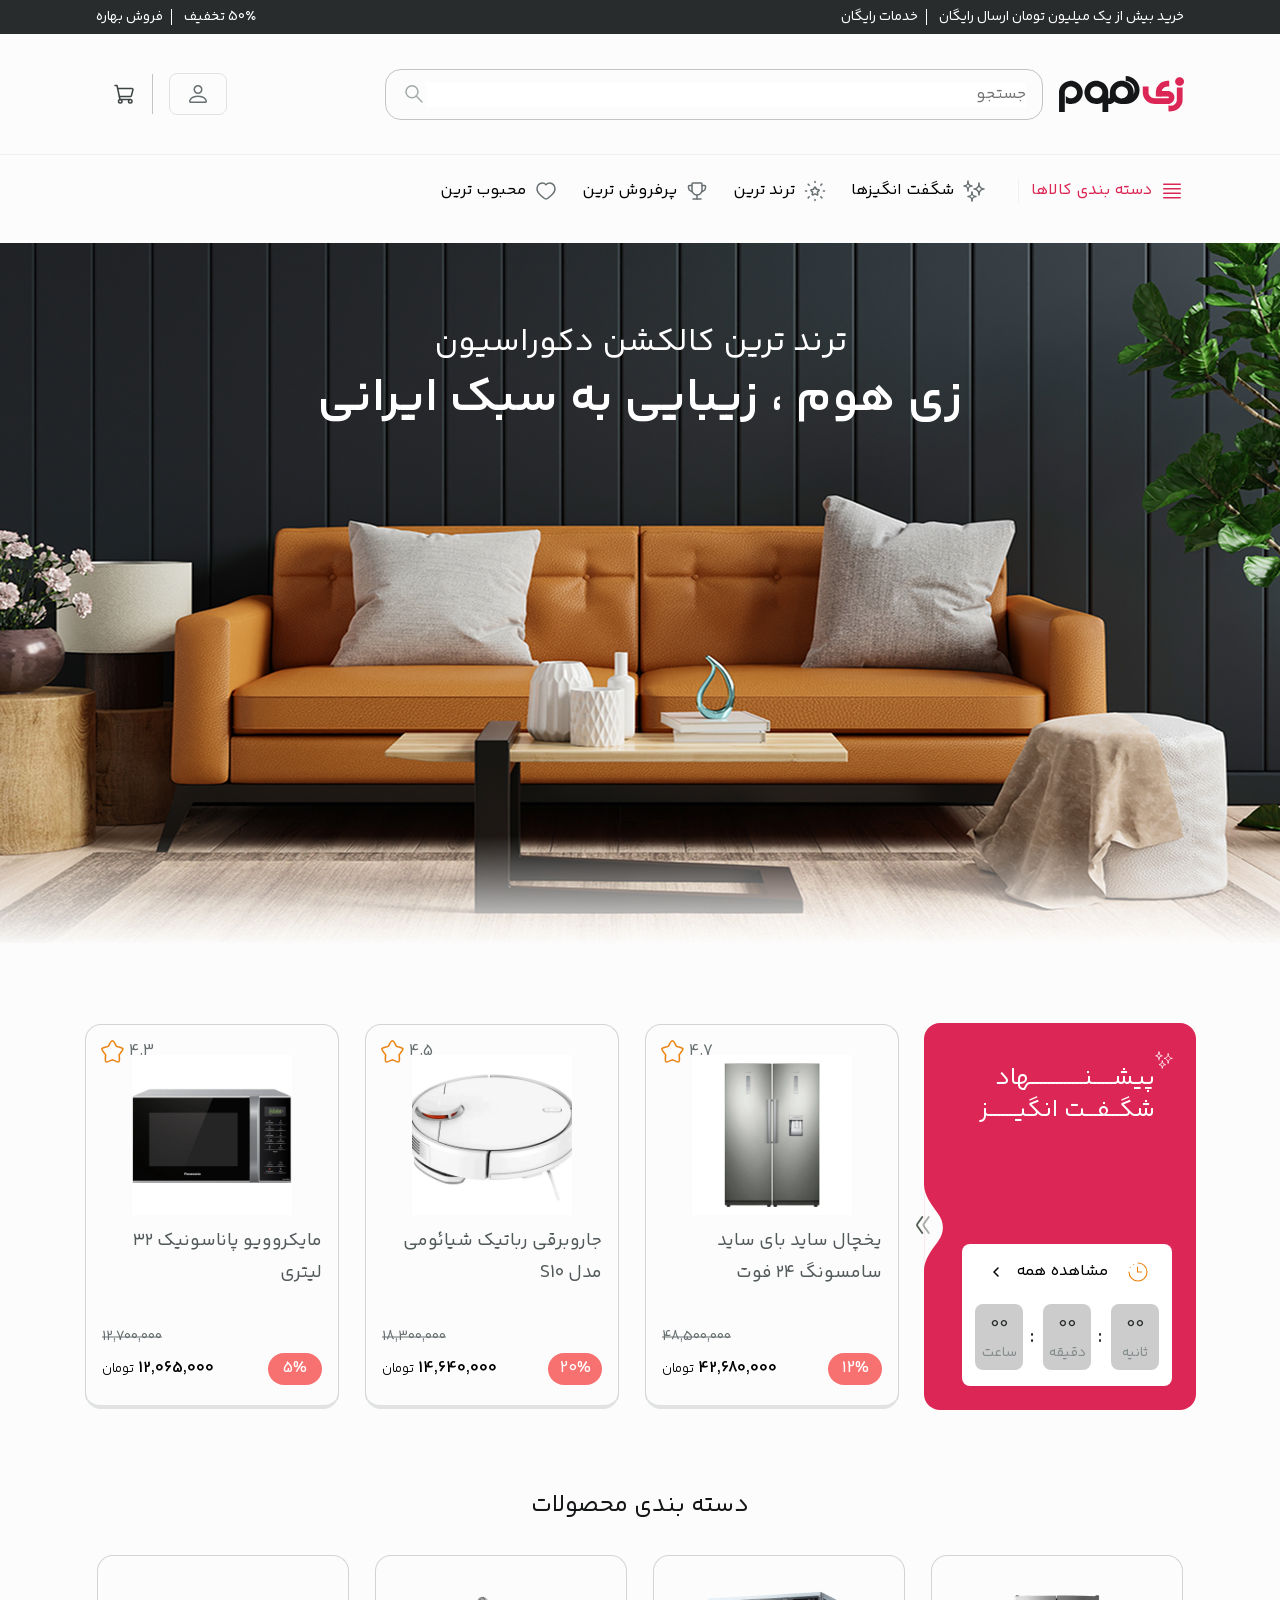
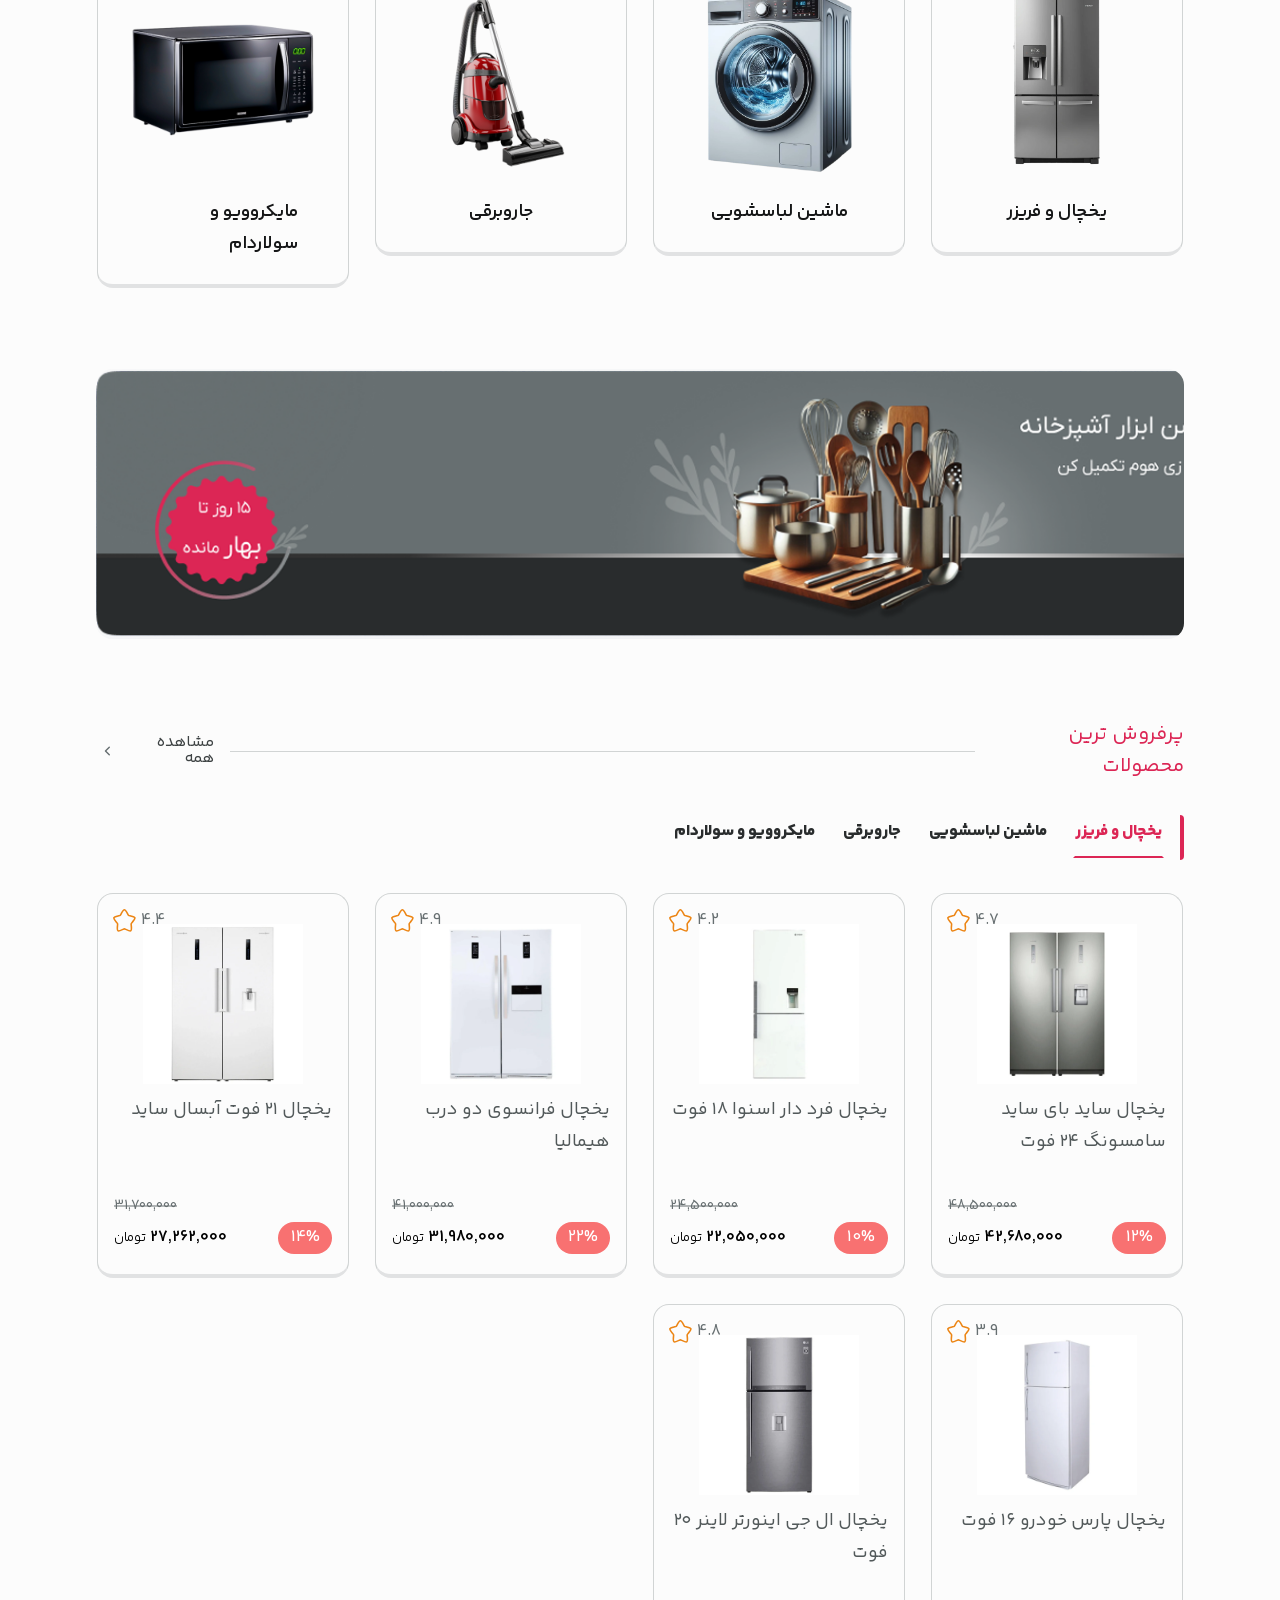
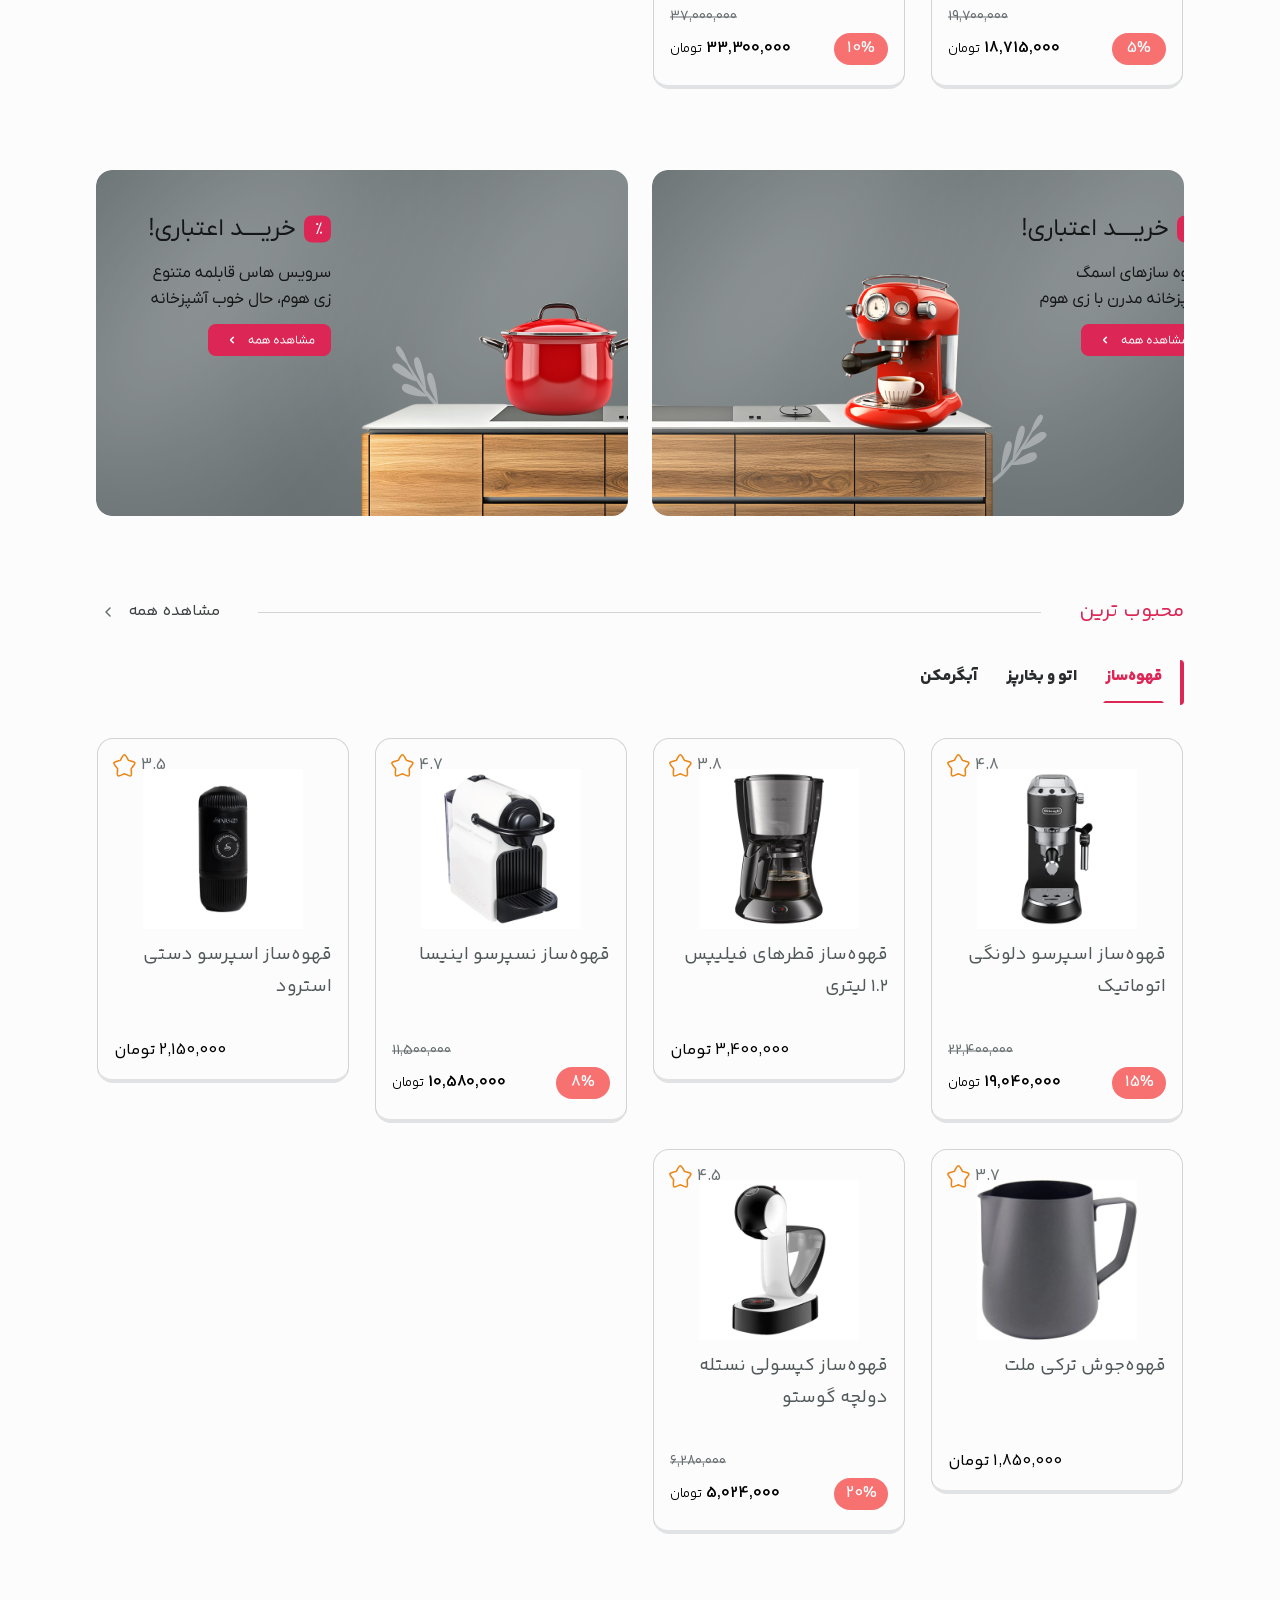
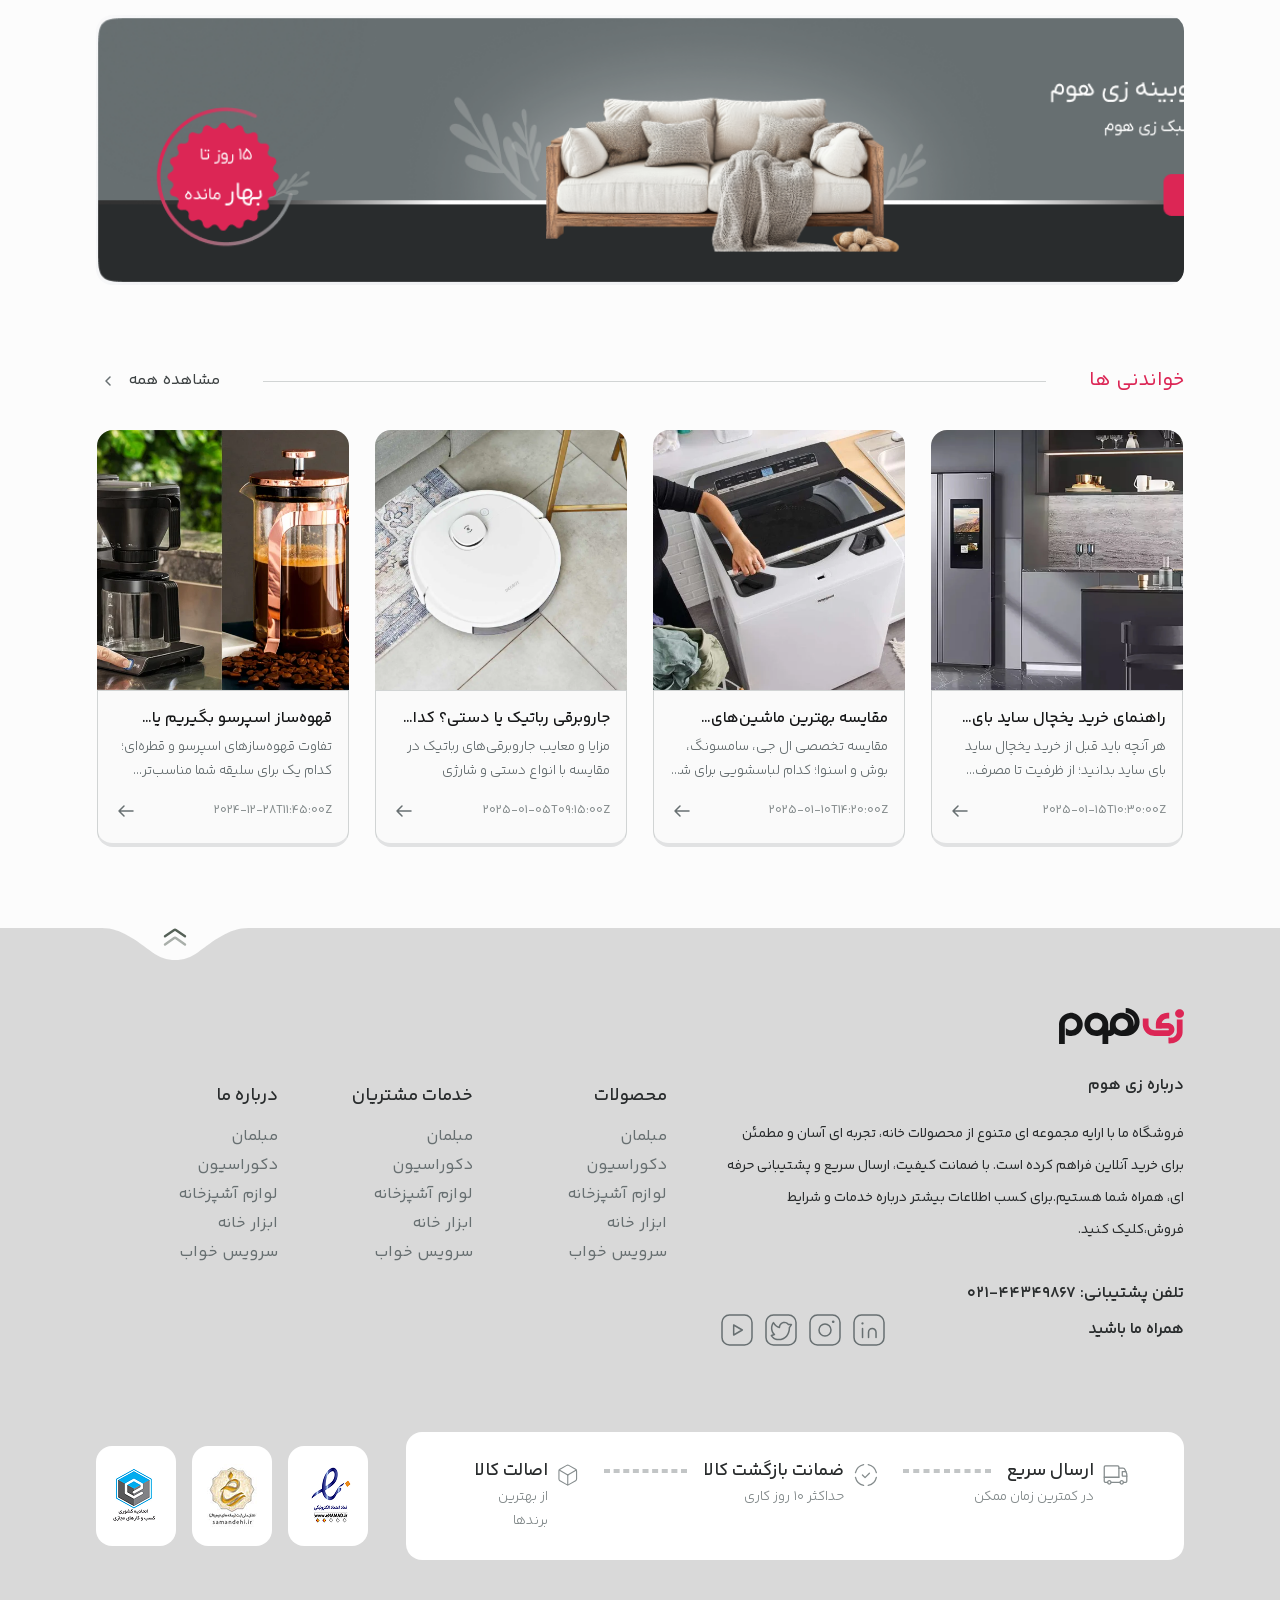
<file: index.html>
<!DOCTYPE html>
<html lang="fa" dir="rtl">

<head>
    <meta charset="UTF-8">
    <meta name="viewport" content="width=device-width, initial-scale=1.0">
    <title>ziHome</title>
    <link rel="stylesheet" href="style/style.css">
    <link rel="stylesheet" href="style/swiper-bundle.min.css">
    <link rel="shortcut icon" href="images/Logo.svg" type="image/x-icon">
</head>

<body>
    <!-- Header -->
    <header class="header">
        <div class="container-fluid">
            <!-- Top Header -->
            <div class="bg-header">
                <div class="container">
                    <div class="t-header">
                        <!-- Top Right Header -->
                        <div class="t-r-header">
                            <span>خرید بیش از یک میلیون تومان ارسال رایگان</span>
                            <span>خدمات رایگان</span>
                        </div>
                        <!-- Top Left Header -->
                        <div class="t-l-header">
                            <span>50٪ تخفیف</span>
                            <span>فروش بهاره</span>
                        </div>
                    </div>
                </div>
            </div>
            <!-- Main Header -->
            <div class="container">
                <!-- Main Header -->
                <div class="m-header">
                    <!-- Logo & Search -->
                    <div class="l-s-container">
                        <div class="logo-h">
                            <img src="images/Logo.svg" alt="">
                        </div>
                        <div class="search-h">
                            <form action="" method="get">
                                <input type="text" placeholder="جستجو ">
                                <button>
                                    <svg xmlns="http://www.w3.org/2000/svg" width="24" height="24" viewBox="0 0 24 24"
                                        fill="none">
                                        <path
                                            d="M14.1931 5.58187C16.525 7.91369 16.525 11.6943 14.1931 14.0261C11.8613 16.358 8.08069 16.358 5.74887 14.0261C3.41704 11.6943 3.41704 7.91369 5.74887 5.58187C8.08069 3.25005 11.8613 3.25005 14.1931 5.58187"
                                            stroke="#A4A9AA" stroke-width="1.5" stroke-linecap="round"
                                            stroke-linejoin="round" />
                                        <path d="M14.1499 14.06L19.9999 19.99" stroke="#A4A9AA" stroke-width="1.5"
                                            stroke-linecap="round" stroke-linejoin="round" />
                                    </svg>
                                </button>
                            </form>
                        </div>
                    </div>
                    <!-- Account & Cart -->
                    <div class="a-c-container">
                        <div class="account-icon">
                            <svg xmlns="http://www.w3.org/2000/svg" width="24" height="24" viewBox="0 0 24 24"
                                fill="none">
                                <path
                                    d="M12 12C14.4853 12 16.5 9.98528 16.5 7.5C16.5 5.01472 14.4853 3 12 3C9.51472 3 7.5 5.01472 7.5 7.5C7.5 9.98528 9.51472 12 12 12ZM15 7.5C15 9.15685 13.6569 10.5 12 10.5C10.3431 10.5 9 9.15685 9 7.5C9 5.84315 10.3431 4.5 12 4.5C13.6569 4.5 15 5.84315 15 7.5Z"
                                    fill="#676F71" />
                                <path
                                    d="M21 19.5C21 21 19.5 21 19.5 21H4.5C4.5 21 3 21 3 19.5C3 18 4.5 13.5 12 13.5C19.5 13.5 21 18 21 19.5ZM19.5 19.4948C19.4978 19.1246 19.2693 18.0157 18.2518 16.9982C17.2734 16.0198 15.4336 15 12 15C8.56632 15 6.72653 16.0198 5.74815 16.9982C4.73063 18.0157 4.50214 19.1246 4.5 19.4948H19.5Z"
                                    fill="#676F71" />
                            </svg>
                        </div>
                        <div class="nav-m-icon">
                            <svg xmlns="http://www.w3.org/2000/svg" width="24" height="24" viewBox="0 0 24 24"
                                fill="currentColor">
                                <path
                                    d="M21 7.75H3C2.59 7.75 2.25 7.41 2.25 7C2.25 6.59 2.59 6.25 3 6.25H21C21.41 6.25 21.75 6.59 21.75 7C21.75 7.41 21.41 7.75 21 7.75Z"
                                    fill="currentColor" />
                                <path
                                    d="M21 12.75H3C2.59 12.75 2.25 12.41 2.25 12C2.25 11.59 2.59 11.25 3 11.25H21C21.41 11.25 21.75 11.59 21.75 12C21.75 12.41 21.41 12.75 21 12.75Z"
                                    fill="currentColor" />
                                <path
                                    d="M21 17.75H3C2.59 17.75 2.25 17.41 2.25 17C2.25 16.59 2.59 16.25 3 16.25H21C21.41 16.25 21.75 16.59 21.75 17C21.75 17.41 21.41 17.75 21 17.75Z"
                                    fill="currentColor" />
                            </svg>
                        </div>
                        <div class="cart-icon">
                            <svg xmlns="http://www.w3.org/2000/svg" width="24" height="24" viewBox="0 0 24 24"
                                fill="none">
                                <path d="M8 17.5L5 3.5H3" stroke="#3E4344" stroke-width="1.5" stroke-linecap="round"
                                    stroke-linejoin="round" />
                                <path d="M8.25 17.5H18.25" stroke="#3E4344" stroke-width="1.5" stroke-linecap="round"
                                    stroke-linejoin="round" />
                                <circle cx="18.25" cy="19.25" r="1.75" stroke="#3E4344" stroke-width="1.5"
                                    stroke-linecap="round" stroke-linejoin="round" />
                                <circle cx="8.25" cy="19.25" r="1.75" stroke="#3E4344" stroke-width="1.5"
                                    stroke-linecap="round" stroke-linejoin="round" />
                                <path
                                    d="M5.64282 6.5H19.9994C20.3101 6.5 20.6031 6.64438 20.7924 6.89073C20.9817 7.13708 21.0457 7.45741 20.9657 7.75759L19.3662 13.7576C19.2495 14.1954 18.853 14.5 18.4 14.5H7.35712"
                                    stroke="#3E4344" stroke-width="1.5" stroke-linecap="round"
                                    stroke-linejoin="round" />
                            </svg>
                        </div>
                        <div class="off-canvas-nav">
                            <div class="h-off-canvas">
                                <div class="close-off-canvas">
                                    <svg xmlns="http://www.w3.org/2000/svg" width="24" height="24" viewBox="0 0 24 24"
                                        fill="currentColor">
                                        <path
                                            d="M9.16937 15.5801C8.97937 15.5801 8.78938 15.5101 8.63938 15.3601C8.34938 15.0701 8.34938 14.5901 8.63938 14.3001L14.2994 8.64011C14.5894 8.35011 15.0694 8.35011 15.3594 8.64011C15.6494 8.93011 15.6494 9.41011 15.3594 9.70011L9.69937 15.3601C9.55937 15.5101 9.35937 15.5801 9.16937 15.5801Z"
                                            fill="currentColor" />
                                        <path
                                            d="M14.8294 15.5801C14.6394 15.5801 14.4494 15.5101 14.2994 15.3601L8.63938 9.70011C8.34938 9.41011 8.34938 8.93011 8.63938 8.64011C8.92937 8.35011 9.40937 8.35011 9.69937 8.64011L15.3594 14.3001C15.6494 14.5901 15.6494 15.0701 15.3594 15.3601C15.2094 15.5101 15.0194 15.5801 14.8294 15.5801Z"
                                            fill="currentColor" />
                                        <path
                                            d="M15 22.75H9C3.57 22.75 1.25 20.43 1.25 15V9C1.25 3.57 3.57 1.25 9 1.25H15C20.43 1.25 22.75 3.57 22.75 9V15C22.75 20.43 20.43 22.75 15 22.75ZM9 2.75C4.39 2.75 2.75 4.39 2.75 9V15C2.75 19.61 4.39 21.25 9 21.25H15C19.61 21.25 21.25 19.61 21.25 15V9C21.25 4.39 19.61 2.75 15 2.75H9Z"
                                            fill="currentColor" />
                                    </svg>
                                </div>
                                <div class="off-canvas-search">
                                    <form action="" method="get">
                                        <input type="text" placeholder="جستجو ">
                                        <button>
                                            <svg xmlns="http://www.w3.org/2000/svg" width="24" height="24"
                                                viewBox="0 0 24 24" fill="none">
                                                <path
                                                    d="M14.1931 5.58187C16.525 7.91369 16.525 11.6943 14.1931 14.0261C11.8613 16.358 8.08069 16.358 5.74887 14.0261C3.41704 11.6943 3.41704 7.91369 5.74887 5.58187C8.08069 3.25005 11.8613 3.25005 14.1931 5.58187"
                                                    stroke="#A4A9AA" stroke-width="1.5" stroke-linecap="round"
                                                    stroke-linejoin="round"></path>
                                                <path d="M14.1499 14.06L19.9999 19.99" stroke="#A4A9AA"
                                                    stroke-width="1.5" stroke-linecap="round" stroke-linejoin="round">
                                                </path>
                                            </svg>
                                        </button>
                                    </form>
                                </div>
                            </div>
                            <div class="b-off-canvas">
                                <div class="menu-off-canvas">
                                    <!-- Nav Category Mobile -->
                                    <ul class="nav-m-mega-menu">
                                        <li>
                                            <a href="#">
                                                <svg xmlns="http://www.w3.org/2000/svg" width="24" height="24"
                                                    viewBox="0 0 24 24" fill="currentColor">
                                                    <path fill-rule="evenodd" clip-rule="evenodd"
                                                        d="M3 18.75C3 18.3358 3.33579 18 3.75 18H20.25C20.6642 18 21 18.3358 21 18.75C21 19.1642 20.6642 19.5 20.25 19.5H3.75C3.33579 19.5 3 19.1642 3 18.75Z">
                                                    </path>
                                                    <path fill-rule="evenodd" clip-rule="evenodd"
                                                        d="M3 14.25C3 13.8358 3.33579 13.5 3.75 13.5H20.25C20.6642 13.5 21 13.8358 21 14.25C21 14.6642 20.6642 15 20.25 15H3.75C3.33579 15 3 14.6642 3 14.25Z">
                                                    </path>
                                                    <path fill-rule="evenodd" clip-rule="evenodd"
                                                        d="M3 9.75C3 9.33579 3.33579 9 3.75 9H20.25C20.6642 9 21 9.33579 21 9.75C21 10.1642 20.6642 10.5 20.25 10.5H3.75C3.33579 10.5 3 10.1642 3 9.75Z">
                                                    </path>
                                                    <path fill-rule="evenodd" clip-rule="evenodd"
                                                        d="M3 5.25C3 4.83579 3.33579 4.5 3.75 4.5H20.25C20.6642 4.5 21 4.83579 21 5.25C21 5.66421 20.6642 6 20.25 6H3.75C3.33579 6 3 5.66421 3 5.25Z">
                                                    </path>
                                                </svg>
                                                دسته بندی ها
                                            </a>
                                            <svg xmlns="http://www.w3.org/2000/svg" width="24" height="24"
                                                viewBox="0 0 24 24" fill="currentColor">
                                                <path
                                                    d="M11.9995 16.8001C11.2995 16.8001 10.5995 16.5301 10.0695 16.0001L3.54953 9.48014C3.25953 9.19014 3.25953 8.71014 3.54953 8.42014C3.83953 8.13014 4.31953 8.13014 4.60953 8.42014L11.1295 14.9401C11.6095 15.4201 12.3895 15.4201 12.8695 14.9401L19.3895 8.42014C19.6795 8.13014 20.1595 8.13014 20.4495 8.42014C20.7395 8.71014 20.7395 9.19014 20.4495 9.48014L13.9295 16.0001C13.3995 16.5301 12.6995 16.8001 11.9995 16.8001Z"
                                                    fill="currentColor" />
                                            </svg>
                                            <ul></ul>
                                        </li>
                                    </ul>
                                    <!-- Nav Mobile -->
                                    <ul>
                                        <li>
                                            <a href="#">
                                                <svg xmlns="http://www.w3.org/2000/svg" width="24" height="24"
                                                    viewBox="0 0 24 24" fill="none">
                                                    <path fill-rule="evenodd" clip-rule="evenodd"
                                                        d="M5.99776 2.99622C5.99776 5.20628 4.20615 6.99788 1.99609 6.99788C4.20615 6.99788 5.99776 8.78949 5.99776 10.9995C5.99776 8.78949 7.78937 6.99788 9.99943 6.99788C7.78937 6.99788 5.99776 5.20628 5.99776 2.99622Z"
                                                        stroke="#676F71" stroke-width="1.5" stroke-linecap="round"
                                                        stroke-linejoin="round"></path>
                                                    <path fill-rule="evenodd" clip-rule="evenodd"
                                                        d="M17.0021 15.0012C17.0021 12.2387 14.7626 9.99915 12 9.99915C14.7626 9.99915 17.0021 7.75964 17.0021 4.99707C17.0021 7.75964 19.2416 9.99915 22.0042 9.99915C19.2416 9.99915 17.0021 12.2387 17.0021 15.0012Z"
                                                        stroke="#676F71" stroke-width="1.5" stroke-linecap="round"
                                                        stroke-linejoin="round"></path>
                                                    <path d="M17.0022 15.0012V16.0016" stroke="#676F71"
                                                        stroke-width="1.5" stroke-linecap="round"
                                                        stroke-linejoin="round"></path>
                                                    <path d="M17.0022 4.99706V3.99664" stroke="#676F71"
                                                        stroke-width="1.5" stroke-linecap="round"
                                                        stroke-linejoin="round"></path>
                                                    <path d="M9.99923 21.0037V22.0041" stroke="#676F71"
                                                        stroke-width="1.5" stroke-linecap="round"
                                                        stroke-linejoin="round"></path>
                                                    <path d="M9.99923 14.0008V13.0004" stroke="#676F71"
                                                        stroke-width="1.5" stroke-linecap="round"
                                                        stroke-linejoin="round"></path>
                                                    <path d="M5.99777 10.9996V12" stroke="#676F71" stroke-width="1.5"
                                                        stroke-linecap="round" stroke-linejoin="round"></path>
                                                    <path d="M5.99777 1.99585V2.99627" stroke="#676F71"
                                                        stroke-width="1.5" stroke-linecap="round"
                                                        stroke-linejoin="round"></path>
                                                    <path fill-rule="evenodd" clip-rule="evenodd"
                                                        d="M9.99923 13.5006C9.99923 15.7107 8.20762 17.5023 5.99756 17.5023C8.20762 17.5023 9.99923 19.2939 9.99923 21.5039C9.99923 19.2939 11.7908 17.5023 14.0009 17.5023C11.7908 17.5023 9.99923 15.7107 9.99923 13.5006Z"
                                                        stroke="#676F71" stroke-width="1.5" stroke-linecap="round"
                                                        stroke-linejoin="round"></path>
                                                </svg>
                                                شگفت انگیزها
                                            </a>
                                        </li>
                                        <li>
                                            <a href="#">
                                                <svg xmlns="http://www.w3.org/2000/svg" width="24" height="24"
                                                    viewBox="0 0 24 24" fill="none">
                                                    <path fill-rule="evenodd" clip-rule="evenodd"
                                                        d="M11.9992 14.884L14.0052 15.938C14.3952 16.143 14.8522 15.812 14.7772 15.377L14.3942 13.144L16.0172 11.564C16.3332 11.256 16.1592 10.719 15.7222 10.656L13.4802 10.33L12.4772 8.297C12.2822 7.901 11.7182 7.901 11.5222 8.297L10.5202 10.33L8.27824 10.656C7.84124 10.719 7.66724 11.256 7.98324 11.564L9.60624 13.144L9.22324 15.377C9.14824 15.812 9.60524 16.143 9.99524 15.938L12.0012 14.884H11.9992V14.884Z"
                                                        stroke="#676F71" stroke-width="1.5" stroke-linecap="round"
                                                        stroke-linejoin="round"></path>
                                                    <path d="M21.4999 12H20.3999" stroke="#676F71" stroke-width="1.5"
                                                        stroke-linecap="round" stroke-linejoin="round"></path>
                                                    <path d="M3.6 12H2.5" stroke="#676F71" stroke-width="1.5"
                                                        stroke-linecap="round" stroke-linejoin="round"></path>
                                                    <path d="M18.8601 5.14001L17.8101 6.19001" stroke="#676F71"
                                                        stroke-width="1.5" stroke-linecap="round"
                                                        stroke-linejoin="round"></path>
                                                    <path d="M5.16016 18.89L6.22016 17.83" stroke="#676F71"
                                                        stroke-width="1.5" stroke-linecap="round"
                                                        stroke-linejoin="round"></path>
                                                    <path d="M5.14014 5.15997L6.19014 6.21997" stroke="#676F71"
                                                        stroke-width="1.5" stroke-linecap="round"
                                                        stroke-linejoin="round"></path>
                                                    <path d="M18.8901 18.86L17.8301 17.81" stroke="#676F71"
                                                        stroke-width="1.5" stroke-linecap="round"
                                                        stroke-linejoin="round"></path>
                                                    <path d="M12 20.44V21.5" stroke="#676F71" stroke-width="1.5"
                                                        stroke-linecap="round" stroke-linejoin="round"></path>
                                                    <path d="M12 2.5V3.56" stroke="#676F71" stroke-width="1.5"
                                                        stroke-linecap="round" stroke-linejoin="round"></path>
                                                </svg>
                                                ترند ترین
                                            </a>
                                        </li>
                                        <li>
                                            <a href="#">
                                                <svg xmlns="http://www.w3.org/2000/svg" width="24" height="24"
                                                    viewBox="0 0 24 24" fill="none">
                                                    <path fill-rule="evenodd" clip-rule="evenodd"
                                                        d="M8 4H16C16.5523 4 17 4.44772 17 5V11C17 13.7614 14.7614 16 12 16V16C9.23858 16 7 13.7614 7 11V5C7 4.44772 7.44772 4 8 4Z"
                                                        stroke="#676F71" stroke-width="1.5" stroke-linecap="round"
                                                        stroke-linejoin="round"></path>
                                                    <path
                                                        d="M16.6733 12.7801L18.5653 11.8341C19.7511 11.2412 20.5001 10.0293 20.5001 8.70361V7.3667C20.5001 6.88345 20.1084 6.4917 19.6251 6.4917H17.0001"
                                                        stroke="#676F71" stroke-width="1.5" stroke-linecap="round"
                                                        stroke-linejoin="round"></path>
                                                    <path d="M12 20V16" stroke="#676F71" stroke-width="1.5"
                                                        stroke-linecap="round" stroke-linejoin="round"></path>
                                                    <path d="M16 20H8" stroke="#676F71" stroke-width="1.5"
                                                        stroke-linecap="round" stroke-linejoin="round"></path>
                                                    <path
                                                        d="M7.32677 12.7801L5.43477 11.8341C4.24903 11.2412 3.50001 10.0293 3.5 8.70361V7.3667C3.5 6.88345 3.89175 6.4917 4.375 6.4917H7"
                                                        stroke="#676F71" stroke-width="1.5" stroke-linecap="round"
                                                        stroke-linejoin="round"></path>
                                                </svg>
                                                پرفروش ترین
                                            </a>
                                        </li>
                                        <li>
                                            <a href="#">
                                                <svg xmlns="http://www.w3.org/2000/svg" width="24" height="24"
                                                    viewBox="0 0 24 24" fill="none">
                                                    <path fill-rule="evenodd" clip-rule="evenodd"
                                                        d="M15.696 4C18.871 4 21 6.98 21 9.755C21 15.388 12.161 20 12 20C11.839 20 3 15.388 3 9.755C3 6.98 5.129 4 8.304 4C10.119 4 11.311 4.905 12 5.711C12.689 4.905 13.881 4 15.696 4Z"
                                                        stroke="#676F71" stroke-width="1.5" stroke-linecap="round"
                                                        stroke-linejoin="round"></path>
                                                </svg>
                                                محبوب ترین
                                            </a>
                                        </li>
                                    </ul>
                                </div>
                            </div>
                        </div>
                    </div>
                </div>
            </div>
            <!-- Nav -->
            <div class="nav-container">
                <div class="container">
                    <div class="nav">
                        <nav>
                            <ul class="mega-menu">
                                <li>
                                    <a href="#">
                                        <svg xmlns="http://www.w3.org/2000/svg" width="24" height="24"
                                            viewBox="0 0 24 24" fill="currentColor">
                                            <path fill-rule="evenodd" clip-rule="evenodd"
                                                d="M3 18.75C3 18.3358 3.33579 18 3.75 18H20.25C20.6642 18 21 18.3358 21 18.75C21 19.1642 20.6642 19.5 20.25 19.5H3.75C3.33579 19.5 3 19.1642 3 18.75Z" />
                                            <path fill-rule="evenodd" clip-rule="evenodd"
                                                d="M3 14.25C3 13.8358 3.33579 13.5 3.75 13.5H20.25C20.6642 13.5 21 13.8358 21 14.25C21 14.6642 20.6642 15 20.25 15H3.75C3.33579 15 3 14.6642 3 14.25Z" />
                                            <path fill-rule="evenodd" clip-rule="evenodd"
                                                d="M3 9.75C3 9.33579 3.33579 9 3.75 9H20.25C20.6642 9 21 9.33579 21 9.75C21 10.1642 20.6642 10.5 20.25 10.5H3.75C3.33579 10.5 3 10.1642 3 9.75Z" />
                                            <path fill-rule="evenodd" clip-rule="evenodd"
                                                d="M3 5.25C3 4.83579 3.33579 4.5 3.75 4.5H20.25C20.6642 4.5 21 4.83579 21 5.25C21 5.66421 20.6642 6 20.25 6H3.75C3.33579 6 3 5.66421 3 5.25Z" />
                                        </svg>
                                        دسته بندی کالاها
                                    </a>
                                    <div class="pishro-megamenu">
                                        <ul>
                                            <li>
                                                <a href="#">
                                                    <svg xmlns="http://www.w3.org/2000/svg" width="24" height="24"
                                                        viewBox="0 0 24 24" fill="none">
                                                        <path d="M5 18.196V21" stroke="currentColor" stroke-width="1.5"
                                                            stroke-linecap="round" stroke-linejoin="round" />
                                                        <path d="M19 18.196V21" stroke="currentColor" stroke-width="1.5"
                                                            stroke-linecap="round" stroke-linejoin="round" />
                                                        <path
                                                            d="M20 11V8C20 6.89543 19.1046 6 18 6H6C4.89543 6 4 6.89543 4 8V11"
                                                            stroke="currentColor" stroke-width="1.5"
                                                            stroke-linecap="round" stroke-linejoin="round" />
                                                        <path fill-rule="evenodd" clip-rule="evenodd"
                                                            d="M16 15H8C6.89543 15 6 14.1046 6 13V13C6 11.8954 5.10457 11 4 11V11C2.89543 11 2 11.8954 2 13V13C2 16.3137 4.68629 19 8 19H16C19.3137 19 22 16.3137 22 13V13C22 11.8954 21.1046 11 20 11V11C18.8954 11 18 11.8954 18 13V13C18 14.1046 17.1046 15 16 15Z"
                                                            stroke="currentColor" stroke-width="1.5"
                                                            stroke-linecap="round" stroke-linejoin="round" />
                                                    </svg>
                                                    مبلمان
                                                </a>
                                                <ul>
                                                    <li><a href="#">قهوه ساز خانگی</a>
                                                        <ul>
                                                            <li><a href="#">قهوه ساز بوش</a> </li>
                                                            <li><a href="#">قهوه ساز سیسیلی</a> </li>
                                                            <li><a href="#">قهوه ساز فکر</a> </li>
                                                            <li><a href="#">قهوه ساز مباشی</a> </li>
                                                        </ul>
                                                    </li>
                                                    <li><a href="#">قهوه ساز صنعتی</a>
                                                        <ul>
                                                            <li><a href="#">قهوه ساز بیزرا</a> </li>
                                                            <li><a href="#">قهوه ساز سیسیلی</a> </li>
                                                            <li><a href="#">قهوه ساز فکر</a> </li>
                                                            <li><a href="#">قهوه ساز مباشی</a> </li>
                                                        </ul>
                                                    </li>
                                                    <li><a href="#">قهوه ساز کپسولی</a>
                                                        <ul>
                                                            <li><a href="#">قهوه ساز پیتالسازی</a> </li>
                                                            <li><a href="#">قهوه ساز سیسیلی</a> </li>
                                                            <li><a href="#">قهوه ساز فکر</a> </li>
                                                            <li><a href="#">قهوه ساز مباشی</a> </li>
                                                        </ul>
                                                    </li>
                                                    <li><a href="#">قهوه ساز مسافرتی</a>
                                                        <ul>
                                                            <li><a href="#">قهوه ساز پیپاموکا</a> </li>
                                                            <li><a href="#">قهوه ساز سیسیلی</a> </li>
                                                            <li><a href="#">قهوه ساز فکر</a> </li>
                                                            <li><a href="#">قهوه ساز مباشی</a> </li>
                                                        </ul>
                                                    </li>
                                                </ul>
                                            </li>
                                            <li>
                                                <a href="#">
                                                    <svg xmlns="http://www.w3.org/2000/svg" width="24" height="24"
                                                        viewBox="0 0 24 24" fill="none">
                                                        <path d="M17 21L18.0001 14" stroke="currentColor"
                                                            stroke-width="1.5" stroke-linecap="round"
                                                            stroke-linejoin="round" />
                                                        <path
                                                            d="M21.5002 14H18.0002C15.6686 10.8114 14.4399 6.94968 14.5002 3"
                                                            stroke="currentColor" stroke-width="1.5"
                                                            stroke-linecap="round" stroke-linejoin="round" />
                                                        <path d="M7.50007 21L6.5 14" stroke="currentColor"
                                                            stroke-width="1.5" stroke-linecap="round"
                                                            stroke-linejoin="round" />
                                                        <path d="M3 14H6.49994C8.83153 10.8114 10.0603 6.94968 10 3"
                                                            stroke="currentColor" stroke-width="1.5"
                                                            stroke-linecap="round" stroke-linejoin="round" />
                                                        <path
                                                            d="M3 21V5C3 3.89543 3.89543 3 5 3H19.5C20.6046 3 21.5 3.89543 21.5 5V21"
                                                            stroke="currentColor" stroke-width="1.5"
                                                            stroke-linecap="round" stroke-linejoin="round" />
                                                        <path d="M22.5 21H1.5" stroke="currentColor" stroke-width="1.5"
                                                            stroke-linecap="round" stroke-linejoin="round" />
                                                        <path d="M17 17H7" stroke="currentColor" stroke-width="1.5"
                                                            stroke-linecap="round" stroke-linejoin="round" />
                                                    </svg>
                                                    دکوراسیون داخلی
                                                </a>
                                            </li>
                                            <li>
                                                <a href="#">
                                                    <svg xmlns="http://www.w3.org/2000/svg" width="24" height="24"
                                                        viewBox="0 0 24 24" fill="none">
                                                        <path d="M5 4.15997H3" stroke="currentColor" stroke-width="1.5"
                                                            stroke-linecap="round" stroke-linejoin="round" />
                                                        <path d="M21 4.15997H19" stroke="currentColor"
                                                            stroke-width="1.5" stroke-linecap="round"
                                                            stroke-linejoin="round" />
                                                        <path d="M4 21H20" stroke="currentColor" stroke-width="1.5"
                                                            stroke-linecap="round" stroke-linejoin="round" />
                                                        <path fill-rule="evenodd" clip-rule="evenodd"
                                                            d="M6 3H18C18.5523 3 19 3.44772 19 4V10C19 11.6569 17.6569 13 16 13H8C6.34315 13 5 11.6569 5 10V4C5 3.44772 5.44772 3 6 3Z"
                                                            stroke="currentColor" stroke-width="1.5"
                                                            stroke-linecap="round" stroke-linejoin="round" />
                                                        <path d="M6 18V17" stroke="currentColor" stroke-width="1.5"
                                                            stroke-linecap="round" stroke-linejoin="round" />
                                                        <path d="M9 18V16" stroke="currentColor" stroke-width="1.5"
                                                            stroke-linecap="round" stroke-linejoin="round" />
                                                        <path d="M12 18V17" stroke="currentColor" stroke-width="1.5"
                                                            stroke-linecap="round" stroke-linejoin="round" />
                                                        <path d="M15 18V16" stroke="currentColor" stroke-width="1.5"
                                                            stroke-linecap="round" stroke-linejoin="round" />
                                                        <path d="M18 18V17" stroke="currentColor" stroke-width="1.5"
                                                            stroke-linecap="round" stroke-linejoin="round" />
                                                    </svg>
                                                    لوازم آشپزخانه</a>
                                                <ul>
                                                    <li><a href="#">مربوط به خانگی</a>
                                                        <ul>
                                                            <li><a href="#">مورد اول خانگی</a> </li>
                                                            <li><a href="#">قهوه ساز سیسیلی</a> </li>
                                                            <li><a href="#">قهوه ساز فکر</a> </li>
                                                            <li><a href="#">قهوه ساز مباشی</a> </li>
                                                        </ul>
                                                    </li>
                                                    <li><a href="#">قهوه ساز صنعتی</a>
                                                        <ul>
                                                            <li><a href="#">قهوه ساز بیزرا</a> </li>
                                                            <li><a href="#">قهوه ساز سیسیلی</a> </li>
                                                            <li><a href="#">قهوه ساز فکر</a> </li>
                                                            <li><a href="#">قهوه ساز مباشی</a> </li>
                                                        </ul>
                                                    </li>
                                                    <li><a href="#">قهوه ساز کپسولی</a>
                                                        <ul>
                                                            <li><a href="#">قهوه ساز پیتالسازی</a> </li>
                                                            <li><a href="#">قهوه ساز سیسیلی</a> </li>
                                                            <li><a href="#">قهوه ساز فکر</a> </li>
                                                            <li><a href="#">قهوه ساز مباشی</a> </li>
                                                        </ul>
                                                    </li>
                                                    <li><a href="#">قهوه ساز مسافرتی</a>
                                                        <ul>
                                                            <li><a href="#">قهوه ساز پیپاموکا</a> </li>
                                                            <li><a href="#">قهوه ساز سیسیلی</a> </li>
                                                            <li><a href="#">قهوه ساز فکر</a> </li>
                                                            <li><a href="#">قهوه ساز مباشی</a> </li>
                                                        </ul>
                                                    </li>
                                                </ul>
                                            </li>
                                            <li>
                                                <a href="#">
                                                    <svg xmlns="http://www.w3.org/2000/svg" width="24" height="24"
                                                        viewBox="0 0 24 24" fill="none">
                                                        <path fill-rule="evenodd" clip-rule="evenodd"
                                                            d="M14.5268 9.12H11.4738C10.7908 9.12 10.3088 8.451 10.5248 7.804V7.804C10.8598 6.798 11.8008 6.12 12.8608 6.12H13.1388C14.1988 6.12 15.1398 6.798 15.4748 7.804V7.804C15.6908 8.451 15.2088 9.12 14.5268 9.12V9.12Z"
                                                            stroke="currentColor" stroke-width="1.5"
                                                            stroke-linecap="round" stroke-linejoin="round" />
                                                        <path
                                                            d="M6.99278 13.263H3.99978C3.38578 13.263 2.91678 13.811 3.01178 14.417L3.35578 16.617C3.65978 18.565 5.33678 20 7.30778 20H16.6918C18.6628 20 20.3398 18.565 20.6438 16.618L20.9878 14.418C21.0828 13.812 20.6138 13.264 19.9998 13.264H12.2628"
                                                            stroke="currentColor" stroke-width="1.5"
                                                            stroke-linecap="round" stroke-linejoin="round" />
                                                        <path
                                                            d="M13 6.12V6C13 4.343 14.343 3 16 3V3C17.657 3 19 4.343 19 6V13.263"
                                                            stroke="currentColor" stroke-width="1.5"
                                                            stroke-linecap="round" stroke-linejoin="round" />
                                                        <path fill-rule="evenodd" clip-rule="evenodd"
                                                            d="M10.158 17.263H9.105C7.943 17.263 7 16.321 7 15.158V13.153C7 12.516 7.516 12 8.153 12H11.11C11.747 12 12.263 12.516 12.263 13.153V15.158C12.263 16.321 11.321 17.263 10.158 17.263Z"
                                                            stroke="currentColor" stroke-width="1.5"
                                                            stroke-linecap="round" stroke-linejoin="round" />
                                                        <path d="M6.04 19.8L5 21" stroke="currentColor"
                                                            stroke-width="1.5" stroke-linecap="round"
                                                            stroke-linejoin="round" />
                                                        <path d="M19 21L17.96 19.8" stroke="currentColor"
                                                            stroke-width="1.5" stroke-linecap="round"
                                                            stroke-linejoin="round" />
                                                    </svg>
                                                    سرویس خواب و حمام</a>

                                                <ul>
                                                    <li><a href="#">قهوه ساز خانگی</a>
                                                        <ul>
                                                            <li><a href="#">قهوه ساز بوش</a> </li>
                                                            <li><a href="#">قهوه ساز سیسیلی</a> </li>
                                                            <li><a href="#">قهوه ساز فکر</a> </li>
                                                            <li><a href="#">قهوه ساز مباشی</a> </li>
                                                        </ul>
                                                    </li>
                                                    <li><a href="#">قهوه ساز صنعتی</a>
                                                        <ul>
                                                            <li><a href="#">قهوه ساز بیزرا</a> </li>
                                                            <li><a href="#">قهوه ساز سیسیلی</a> </li>
                                                            <li><a href="#">قهوه ساز فکر</a> </li>
                                                            <li><a href="#">قهوه ساز مباشی</a> </li>
                                                        </ul>
                                                    </li>
                                                    <li><a href="#">قهوه ساز کپسولی</a>

                                                    </li>
                                                    <li><a href="#">قهوه ساز مسافرتی</a>

                                                    </li>
                                                </ul>
                                            </li>
                                            <li>
                                                <a href="#">
                                                    <svg xmlns="http://www.w3.org/2000/svg" width="24" height="24"
                                                        viewBox="0 0 24 24" fill="none">
                                                        <path d="M12 21V10" stroke="currentColor" stroke-width="1.5"
                                                            stroke-linecap="round" stroke-linejoin="round" />
                                                        <path
                                                            d="M16 7L15.2279 9.31623C15.0918 9.72457 14.7097 10 14.2792 10H9.72076C9.29033 10 8.90819 9.72457 8.77208 9.31623L8 7"
                                                            stroke="currentColor" stroke-width="1.5"
                                                            stroke-linecap="round" stroke-linejoin="round" />
                                                        <path d="M7 21H17" stroke="currentColor" stroke-width="1.5"
                                                            stroke-linecap="round" stroke-linejoin="round" />
                                                        <path d="M10.5 14H13.5" stroke="currentColor" stroke-width="1.5"
                                                            stroke-linecap="round" stroke-linejoin="round" />
                                                        <path d="M10.5 17H13.5" stroke="currentColor" stroke-width="1.5"
                                                            stroke-linecap="round" stroke-linejoin="round" />
                                                        <rect x="5.5" y="3" width="13" height="4" rx="2"
                                                            stroke="currentColor" stroke-width="1.5"
                                                            stroke-linecap="round" stroke-linejoin="round" />
                                                    </svg>
                                                    نور پردازی و روشنایی</a>
                                            </li>
                                            <li>
                                                <a href="#">
                                                    <svg xmlns="http://www.w3.org/2000/svg" width="24" height="24"
                                                        viewBox="0 0 24 24" fill="none">
                                                        <path fill-rule="evenodd" clip-rule="evenodd"
                                                            d="M21 16.041V7.95902C21 7.24402 20.619 6.58402 20 6.22702L13 2.18602C12.381 1.82902 11.619 1.82902 11 2.18602L4 6.22602C3.381 6.58402 3 7.24402 3 7.95902V16.042C3 16.757 3.381 17.417 4 17.774L11 21.815C11.619 22.172 12.381 22.172 13 21.815L20 17.774C20.619 17.416 21 16.756 21 16.041Z"
                                                            stroke="currentColor" stroke-width="1.5"
                                                            stroke-linecap="round" stroke-linejoin="round" />
                                                        <path d="M12 22.08V12" stroke="currentColor" stroke-width="1.5"
                                                            stroke-linecap="round" stroke-linejoin="round" />
                                                        <path d="M12 12L20.73 6.96002" stroke="currentColor"
                                                            stroke-width="1.5" stroke-linecap="round"
                                                            stroke-linejoin="round" />
                                                        <path d="M3.27002 6.96002L12 12" stroke="currentColor"
                                                            stroke-width="1.5" stroke-linecap="round"
                                                            stroke-linejoin="round" />
                                                    </svg>
                                                    لوازم سازماندهی</a>
                                            </li>
                                            <li>
                                                <a href="#">
                                                    <svg xmlns="http://www.w3.org/2000/svg" width="24" height="24"
                                                        viewBox="0 0 24 24" fill="none">
                                                        <path
                                                            d="M5.74002 11.26L2.80002 8.32002C2.39999 7.91945 2.39999 7.27058 2.80002 6.87002L5.87002 3.80002C6.27058 3.39999 6.91945 3.39999 7.32002 3.80002L9.26002 5.74002"
                                                            stroke="currentColor" stroke-width="1.5"
                                                            stroke-linecap="round" stroke-linejoin="round" />
                                                        <path
                                                            d="M18.2602 14.74L20.2002 16.68C20.6003 17.0806 20.6003 17.7294 20.2002 18.13L17.1302 21.2C16.7297 21.6 16.0808 21.6 15.6802 21.2L12.7402 18.26"
                                                            stroke="currentColor" stroke-width="1.5"
                                                            stroke-linecap="round" stroke-linejoin="round" />
                                                        <path
                                                            d="M11.7663 9.10205L4.14848 16.7199C3.588 17.279 3.36871 18.0949 3.57333 18.8598C3.77795 19.6246 4.37534 20.222 5.14017 20.4266C5.905 20.6312 6.72088 20.4119 7.28007 19.8514L14.8979 12.2336"
                                                            stroke="currentColor" stroke-width="1.5"
                                                            stroke-linecap="round" stroke-linejoin="round" />
                                                        <path
                                                            d="M11.7664 9.10209C11.3334 7.83362 11.4303 6.44414 12.035 5.248C12.6398 4.05185 13.7013 3.15012 14.9795 2.7468C15.6206 2.53367 16.2994 2.45773 16.9717 2.5239C17.3494 2.57434 17.6654 2.83545 17.7861 3.19684C17.9068 3.55824 17.8112 3.95683 17.5396 4.2241L15.7354 6.02824C15.6416 6.122 15.5889 6.24918 15.5889 6.38179C15.5889 6.5144 15.6416 6.64158 15.7354 6.73533L17.2647 8.26469C17.46 8.45995 17.7766 8.45995 17.9719 8.26469L19.7759 6.46055C20.0432 6.189 20.4418 6.09334 20.8032 6.21404C21.1646 6.33473 21.4257 6.6507 21.4761 7.02836C21.5424 7.70071 21.4664 8.37947 21.2532 9.02055C20.85 10.2988 19.9483 11.3604 18.7521 11.9651C17.556 12.5699 16.1665 12.6667 14.898 12.2337"
                                                            stroke="currentColor" stroke-width="1.5"
                                                            stroke-linecap="round" stroke-linejoin="round" />
                                                    </svg>
                                                    ابزار و تجهیزات خانه</a>
                                            </li>
                                            <li>
                                                <a href="#">
                                                    <svg xmlns="http://www.w3.org/2000/svg" width="24" height="24"
                                                        viewBox="0 0 24 24" fill="none">
                                                        <path fill-rule="evenodd" clip-rule="evenodd"
                                                            d="M3 16H13C13.5523 16 14 16.4477 14 17V19H2V17C2 16.4477 2.44772 16 3 16Z"
                                                            stroke="currentColor" stroke-width="1.5"
                                                            stroke-linecap="round" stroke-linejoin="round" />
                                                        <path d="M14 21V19" stroke="currentColor" stroke-width="1.5"
                                                            stroke-linecap="round" stroke-linejoin="round" />
                                                        <path d="M2 21V19" stroke="currentColor" stroke-width="1.5"
                                                            stroke-linecap="round" stroke-linejoin="round" />
                                                        <path fill-rule="evenodd" clip-rule="evenodd"
                                                            d="M4 12H12C12.5523 12 13 12.4477 13 13V16H3V13C3 12.4477 3.44772 12 4 12Z"
                                                            stroke="currentColor" stroke-width="1.5"
                                                            stroke-linecap="round" stroke-linejoin="round" />
                                                        <path d="M17 19H21" stroke="currentColor" stroke-width="1.5"
                                                            stroke-linecap="round" stroke-linejoin="round" />
                                                        <ellipse cx="19" cy="8.5" rx="4" ry="5.5" stroke="currentColor"
                                                            stroke-width="1.5" stroke-linecap="round"
                                                            stroke-linejoin="round" />
                                                        <path d="M19 9V19" stroke="currentColor" stroke-width="1.5"
                                                            stroke-linecap="round" stroke-linejoin="round" />
                                                        <path fill-rule="evenodd" clip-rule="evenodd"
                                                            d="M8.43506 3.51868C9.35978 3.6148 10.0468 4.41892 9.99748 5.34731C9.94813 6.27571 9.1797 7.00245 8.25 7H4.5C3.67157 7 3 6.32843 3 5.5C3 4.67157 3.67157 4 4.5 4C4.49826 2.98978 5.25139 2.13744 6.25414 2.01479C7.2569 1.89214 8.19325 2.53782 8.43506 3.51868Z"
                                                            stroke="currentColor" stroke-width="1.5"
                                                            stroke-linecap="round" stroke-linejoin="round" />
                                                    </svg>
                                                    فضای باز و باغچه</a>
                                            </li>
                                        </ul>
                                    </div>
                                </li>
                            </ul>
                            <ul class="regular-menu">
                                <li>
                                    <a href="#">
                                        <svg xmlns="http://www.w3.org/2000/svg" width="24" height="24"
                                            viewBox="0 0 24 24" fill="none">
                                            <path fill-rule="evenodd" clip-rule="evenodd"
                                                d="M5.99776 2.99622C5.99776 5.20628 4.20615 6.99788 1.99609 6.99788C4.20615 6.99788 5.99776 8.78949 5.99776 10.9995C5.99776 8.78949 7.78937 6.99788 9.99943 6.99788C7.78937 6.99788 5.99776 5.20628 5.99776 2.99622Z"
                                                stroke="#676F71" stroke-width="1.5" stroke-linecap="round"
                                                stroke-linejoin="round" />
                                            <path fill-rule="evenodd" clip-rule="evenodd"
                                                d="M17.0021 15.0012C17.0021 12.2387 14.7626 9.99915 12 9.99915C14.7626 9.99915 17.0021 7.75964 17.0021 4.99707C17.0021 7.75964 19.2416 9.99915 22.0042 9.99915C19.2416 9.99915 17.0021 12.2387 17.0021 15.0012Z"
                                                stroke="#676F71" stroke-width="1.5" stroke-linecap="round"
                                                stroke-linejoin="round" />
                                            <path d="M17.0022 15.0012V16.0016" stroke="#676F71" stroke-width="1.5"
                                                stroke-linecap="round" stroke-linejoin="round" />
                                            <path d="M17.0022 4.99706V3.99664" stroke="#676F71" stroke-width="1.5"
                                                stroke-linecap="round" stroke-linejoin="round" />
                                            <path d="M9.99923 21.0037V22.0041" stroke="#676F71" stroke-width="1.5"
                                                stroke-linecap="round" stroke-linejoin="round" />
                                            <path d="M9.99923 14.0008V13.0004" stroke="#676F71" stroke-width="1.5"
                                                stroke-linecap="round" stroke-linejoin="round" />
                                            <path d="M5.99777 10.9996V12" stroke="#676F71" stroke-width="1.5"
                                                stroke-linecap="round" stroke-linejoin="round" />
                                            <path d="M5.99777 1.99585V2.99627" stroke="#676F71" stroke-width="1.5"
                                                stroke-linecap="round" stroke-linejoin="round" />
                                            <path fill-rule="evenodd" clip-rule="evenodd"
                                                d="M9.99923 13.5006C9.99923 15.7107 8.20762 17.5023 5.99756 17.5023C8.20762 17.5023 9.99923 19.2939 9.99923 21.5039C9.99923 19.2939 11.7908 17.5023 14.0009 17.5023C11.7908 17.5023 9.99923 15.7107 9.99923 13.5006Z"
                                                stroke="#676F71" stroke-width="1.5" stroke-linecap="round"
                                                stroke-linejoin="round" />
                                        </svg>
                                        شگفت انگیزها
                                    </a>
                                </li>
                                <li>
                                    <a href="#">
                                        <svg xmlns="http://www.w3.org/2000/svg" width="24" height="24"
                                            viewBox="0 0 24 24" fill="none">
                                            <path fill-rule="evenodd" clip-rule="evenodd"
                                                d="M11.9992 14.884L14.0052 15.938C14.3952 16.143 14.8522 15.812 14.7772 15.377L14.3942 13.144L16.0172 11.564C16.3332 11.256 16.1592 10.719 15.7222 10.656L13.4802 10.33L12.4772 8.297C12.2822 7.901 11.7182 7.901 11.5222 8.297L10.5202 10.33L8.27824 10.656C7.84124 10.719 7.66724 11.256 7.98324 11.564L9.60624 13.144L9.22324 15.377C9.14824 15.812 9.60524 16.143 9.99524 15.938L12.0012 14.884H11.9992V14.884Z"
                                                stroke="#676F71" stroke-width="1.5" stroke-linecap="round"
                                                stroke-linejoin="round" />
                                            <path d="M21.4999 12H20.3999" stroke="#676F71" stroke-width="1.5"
                                                stroke-linecap="round" stroke-linejoin="round" />
                                            <path d="M3.6 12H2.5" stroke="#676F71" stroke-width="1.5"
                                                stroke-linecap="round" stroke-linejoin="round" />
                                            <path d="M18.8601 5.14001L17.8101 6.19001" stroke="#676F71"
                                                stroke-width="1.5" stroke-linecap="round" stroke-linejoin="round" />
                                            <path d="M5.16016 18.89L6.22016 17.83" stroke="#676F71" stroke-width="1.5"
                                                stroke-linecap="round" stroke-linejoin="round" />
                                            <path d="M5.14014 5.15997L6.19014 6.21997" stroke="#676F71"
                                                stroke-width="1.5" stroke-linecap="round" stroke-linejoin="round" />
                                            <path d="M18.8901 18.86L17.8301 17.81" stroke="#676F71" stroke-width="1.5"
                                                stroke-linecap="round" stroke-linejoin="round" />
                                            <path d="M12 20.44V21.5" stroke="#676F71" stroke-width="1.5"
                                                stroke-linecap="round" stroke-linejoin="round" />
                                            <path d="M12 2.5V3.56" stroke="#676F71" stroke-width="1.5"
                                                stroke-linecap="round" stroke-linejoin="round" />
                                        </svg>
                                        ترند ترین
                                    </a>
                                </li>
                                <li>
                                    <a href="#">
                                        <svg xmlns="http://www.w3.org/2000/svg" width="24" height="24"
                                            viewBox="0 0 24 24" fill="none">
                                            <path fill-rule="evenodd" clip-rule="evenodd"
                                                d="M8 4H16C16.5523 4 17 4.44772 17 5V11C17 13.7614 14.7614 16 12 16V16C9.23858 16 7 13.7614 7 11V5C7 4.44772 7.44772 4 8 4Z"
                                                stroke="#676F71" stroke-width="1.5" stroke-linecap="round"
                                                stroke-linejoin="round" />
                                            <path
                                                d="M16.6733 12.7801L18.5653 11.8341C19.7511 11.2412 20.5001 10.0293 20.5001 8.70361V7.3667C20.5001 6.88345 20.1084 6.4917 19.6251 6.4917H17.0001"
                                                stroke="#676F71" stroke-width="1.5" stroke-linecap="round"
                                                stroke-linejoin="round" />
                                            <path d="M12 20V16" stroke="#676F71" stroke-width="1.5"
                                                stroke-linecap="round" stroke-linejoin="round" />
                                            <path d="M16 20H8" stroke="#676F71" stroke-width="1.5"
                                                stroke-linecap="round" stroke-linejoin="round" />
                                            <path
                                                d="M7.32677 12.7801L5.43477 11.8341C4.24903 11.2412 3.50001 10.0293 3.5 8.70361V7.3667C3.5 6.88345 3.89175 6.4917 4.375 6.4917H7"
                                                stroke="#676F71" stroke-width="1.5" stroke-linecap="round"
                                                stroke-linejoin="round" />
                                        </svg>
                                        پرفروش ترین
                                    </a>
                                </li>
                                <li>
                                    <a href="#">
                                        <svg xmlns="http://www.w3.org/2000/svg" width="24" height="24"
                                            viewBox="0 0 24 24" fill="none">
                                            <path fill-rule="evenodd" clip-rule="evenodd"
                                                d="M15.696 4C18.871 4 21 6.98 21 9.755C21 15.388 12.161 20 12 20C11.839 20 3 15.388 3 9.755C3 6.98 5.129 4 8.304 4C10.119 4 11.311 4.905 12 5.711C12.689 4.905 13.881 4 15.696 4Z"
                                                stroke="#676F71" stroke-width="1.5" stroke-linecap="round"
                                                stroke-linejoin="round" />
                                        </svg>
                                        محبوب ترین
                                    </a>
                                </li>
                            </ul>
                        </nav>
                    </div>
                </div>
            </div>
        </div>
    </header>

    <!-- Main -->
    <main class="main">
        <!-- Hero -->
        <section class="hero">
            <div class="container-fluid">
                <div class="bg-img-hero">
                    <div class="hero-bg-img-title">
                        <h3>ترند ترین کالکشن دکوراسیون </h3>
                        <p>زی هوم ، زیبایی به سبک ایرانی </p>
                    </div>
                </div>
            </div>
        </section>
        <!-- Offer -->
        <section class="offer">
            <div class="container">
                <div class="offer-container">
                    <div class="offer-title-container">
                        <div class="offer-title">
                            <h3>
                                پیشـــــنـــــــــــــهاد
                                <br>
                                شگــفـــت انگیـــــــز
                            </h3>
                            <svg xmlns="http://www.w3.org/2000/svg" width="40" height="40" viewBox="0 0 40 40"
                                fill="none">
                                <path clip-rule="evenodd"
                                    d="M9.996 4.994a6.67 6.67 0 0 1-6.67 6.67 6.67 6.67 0 0 1 6.67 6.669 6.67 6.67 0 0 1 6.67-6.67 6.67 6.67 0 0 1-6.67-6.67m18.341 20.009A8.337 8.337 0 0 0 20 16.665a8.337 8.337 0 0 0 8.337-8.337 8.337 8.337 0 0 0 8.337 8.337 8.337 8.337 0 0 0-8.337 8.337"
                                    stroke="#fff" stroke-width="1.5" stroke-linecap="round" stroke-linejoin="round" />
                                <path
                                    d="M28.337 25.002v1.667m0-18.341V6.661M16.665 35.006v1.668m0-13.339v-1.668m-6.669-3.334V20m0-16.674v1.668"
                                    stroke="#fff" stroke-width="1.5" stroke-linecap="round" stroke-linejoin="round" />
                                <path clip-rule="evenodd"
                                    d="M16.666 22.501a6.67 6.67 0 0 1-6.67 6.67 6.67 6.67 0 0 1 6.67 6.669 6.67 6.67 0 0 1 6.669-6.67 6.67 6.67 0 0 1-6.67-6.669"
                                    stroke="#fff" stroke-width="1.5" stroke-linecap="round" stroke-linejoin="round" />
                            </svg>
                        </div>
                        <div class="offer-timer-container">
                            <div class="offer-timer-btn">
                                <svg xmlns="http://www.w3.org/2000/svg" width="32" height="32" viewBox="0 0 32 32"
                                    fill="none">
                                    <path d="M16 4c6.627 0 12 5.373 12 12s-5.373 12-12 12S4 22.627 4 16"
                                        stroke="#ec8514" stroke-width="1.5" stroke-linecap="round"
                                        stroke-linejoin="round" />
                                    <path
                                        d="M20.667 16h-5.334V9.333m-9.817.682a.336.336 0 1 1 0 0m4.804-3.861a.329.329 0 1 1 0 0"
                                        stroke="#ec8514" stroke-width="1.5" stroke-linecap="round"
                                        stroke-linejoin="round" />
                                </svg>
                                <a href="#">
                                    مشاهده همه
                                    <svg xmlns="http://www.w3.org/2000/svg" width="24" height="24" viewBox="0 0 24 24"
                                        fill="none">
                                        <path d="M14 8L10 12L14 16" stroke="currentColor" stroke-width="1.5"
                                            stroke-linecap="round" stroke-linejoin="round" />
                                    </svg>
                                </a>
                            </div>
                            <div class="offer-timer">
                                <div class="offer-box offer-timer-sec">
                                    <span class="offer-timer-sec-num"></span>
                                    <span class="offer-timer-sec-title">ثانیه</span>
                                </div>
                                <div class="offer-box offer-timer-min">
                                    <span class="offer-timer-min-num"></span>
                                    <span class="offer-timer-min-title">دقیقه</span>
                                </div>
                                <div class="offer-box offer-timer-hour">
                                    <span class="offer-timer-hour-num"></span>
                                    <span class="offer-timer-hour-title">ساعت</span>
                                </div>
                            </div>
                        </div>
                        <div class="offer-curve">
                            <svg xmlns="http://www.w3.org/2000/svg" width="96" height="21" viewBox="0 0 96 21"
                                fill="none">
                                <path
                                    d="M47.902 0c5.426 0 10.544 1.859 15.059 5.151C73.004 12.477 83.374 21 95.805 21H0c12.43 0 22.8-8.523 32.844-15.849C37.358 1.86 42.477 0 47.902 0"
                                    fill="#fcfcfc" />
                            </svg>
                        </div>
                        <div class="offer-curve-icon">
                            <svg width="40" height="37" viewBox="0 0 40 37" fill="none"
                                xmlns="http://www.w3.org/2000/svg">
                                <path d="m10 24.437 8.822-6.266c.65-.462 1.706-.462 2.357 0L30 24.437" stroke="#556157"
                                    stroke-opacity=".5" stroke-width="2.387" stroke-linecap="round" />
                                <path d="m10 16.328 8.822-6.173c.65-.456 1.706-.456 2.357 0L30 16.328" stroke="#556157"
                                    stroke-width="2.387" stroke-linecap="round" />
                            </svg>
                        </div>
                    </div>
                    <div class="offer-product-container">
                        <div class="swiper">
                            <div class="swiper-wrapper" id="offer">
                                <!-- Loaded From JS -->
                            </div>
                        </div>
                    </div>
                </div>
            </div>
        </section>
        <!-- Category -->
        <section class="category">
            <div class="container">
                <div class="category-container">
                    <!-- Category Title -->
                    <div class="category-title-container">
                        <h2 class="category-title">دسته بندی محصولات</h2>
                    </div>
                    <!-- Category Items -->
                    <div class="category-items">
                        <div class="swiper swiper-category">
                            <div class="swiper-wrapper" id="category-container">
                                <!-- loaded From JS -->
                            </div>
                        </div>
                    </div>
                </div>
            </div>
        </section>
        <!-- Banner -->
        <section class="banner-1">
            <div class="container">
                <div class="banner-1-img"></div>
            </div>
        </section>
        <!-- Most Sale -->
        <section class="most-sale">
            <div class="container">
                <div class="most-sale-container">
                    <div class="most-sale-t-container">
                        <div class="most-sale-t-title">
                            <h2>پرفروش ترین محصولات</h2>
                        </div>
                        <div class="most-sale-t-line"></div>
                        <div class="most-sale-btn">
                            <a href="#">
                                مشاهده همه
                                <svg xmlns="http://www.w3.org/2000/svg" width="24" height="24" viewBox="0 0 24 24"
                                    fill="none">
                                    <path d="m14 8-4 4 4 4" stroke="currentColor" stroke-width="1.5"
                                        stroke-linecap="round" stroke-linejoin="round" />
                                </svg>
                            </a>
                        </div>
                    </div>
                    <div class="most-sale-b-container" id="most-sale-container">
                        <!-- Loaded From JS -->
                    </div>
                </div>
            </div>
        </section>
        <!-- Banner 2 -->
        <section class="banner-2">
            <div class="container">
                <div class="banner-2-container">
                    <div class="banner-2-1-container"></div>
                    <div class="banner-2-2-container"></div>
                </div>
            </div>
        </section>
        <!-- Most Popular -->
        <section class="most-popular">
            <div class="container">
                <div class="most-popular-container">
                    <div class="most-popular-t-container">
                        <div class="most-popular-t-title">
                            <h2>محبوب ترین</h2>
                        </div>
                        <div class="most-popular-t-line"></div>
                        <div class="most-popular-btn">
                            <a href="#">
                                مشاهده همه
                                <svg xmlns="http://www.w3.org/2000/svg" width="24" height="24" viewBox="0 0 24 24"
                                    fill="none">
                                    <path d="m14 8-4 4 4 4" stroke="currentColor" stroke-width="1.5"
                                        stroke-linecap="round" stroke-linejoin="round"></path>
                                </svg>
                            </a>
                        </div>
                    </div>
                    <div class="most-popular-b-container" id="most-popular-container">
                        <!-- Loaded From JS -->
                    </div>
                </div>
            </div>
        </section>
        <!-- Banner 3 -->
        <section class="banner-3">
            <div class="container">
                <div class="banner-3-container"></div>
            </div>
        </section>
        <!-- Blog -->
        <section class="blog">
            <div class="container">
                <div class="blog-container">
                    <div class="blog-t-container">
                        <div class="blog-t-title">
                            <h2>خواندنی ها</h2>
                        </div>
                        <div class="blog-t-line"></div>
                        <div class="blog-btn">
                            <a href="#">
                                مشاهده همه
                                <svg xmlns="http://www.w3.org/2000/svg" width="24" height="24" viewBox="0 0 24 24"
                                    fill="none">
                                    <path d="m14 8-4 4 4 4" stroke="currentColor" stroke-width="1.5"
                                        stroke-linecap="round" stroke-linejoin="round"></path>
                                </svg>
                            </a>
                        </div>
                    </div>
                    <div class="blog-items-container">
                        <div class="swiper" id="swiper-blog">
                            <div class="swiper-wrapper" id="blog-container">
                                <!-- Loaded From JS -->
                            </div>
                        </div>
                    </div>
                </div>
            </div>
        </section>
    </main>

    <!-- Footer -->
    <footer class="footer">
        <div class="container">
            <div class="f-footer-container">
                <div class="footer-t-container">
                    <div class="footer-t-r-container">
                        <div class="footer-t-f-r">
                            <div class="footer-t-r-img">
                                <img src="images/Logo.svg" alt="">
                            </div>
                            <div class="footer-t-r-title">
                                <h3>درباره زی هوم</h3>
                            </div>
                            <div class="footer-t-r-text">
                                <p>فروشگاه ما با ارایه مجموعه ای متنوع از محصولات خانه، تجربه ای آسان و مطمئن برای خرید
                                    آنلاین فراهم کرده است. با ضمانت کیفیت، ارسال سریع و پشتیبانی حرفه ای، همراه شما
                                    هستیم.برای کسب اطلاعات بیشتر درباره خدمات و شرایط فروش،کلیک کنید.</p>
                            </div>
                        </div>
                        <div class="footer-t-s-r">
                            <div class="footer-t-s-r-title">
                                <h3>تلفن پشتیبانی: ۴۴۳۴۹۸۶۷-۰۲۱</h3>
                            </div>
                            <div class="footer-t-s-r-icon-container">
                                <div>
                                    <span>همراه ما باشید</span>
                                </div>
                                <div class="footer-t-s-r-icon">
                                    <div class="footer-t-s-r-svg">
                                        <svg xmlns="http://www.w3.org/2000/svg" width="40" height="40"
                                            viewBox="0 0 40 40" fill="none">
                                            <path clip-rule="evenodd"
                                                d="M12.5 5h15.007A7.493 7.493 0 0 1 35 12.493v15.015A7.493 7.493 0 0 1 27.507 35H12.493A7.493 7.493 0 0 1 5 27.507V12.5A7.5 7.5 0 0 1 12.5 5"
                                                stroke="#676f71" stroke-width="1.5" stroke-linecap="round"
                                                stroke-linejoin="round" />
                                            <path
                                                d="M13.534 18.5v9m5.998 0v-5.25a3.75 3.75 0 0 1 3.75-3.75v0a3.75 3.75 0 0 1 3.75 3.75v5.25M13.53 13.063a.376.376 0 1 0 .004.749.376.376 0 0 0-.004-.749"
                                                stroke="#676f71" stroke-width="1.5" stroke-linecap="round"
                                                stroke-linejoin="round" />
                                        </svg>
                                    </div>
                                    <div class="footer-t-s-r-svg">
                                        <svg xmlns="http://www.w3.org/2000/svg" width="40" height="40"
                                            viewBox="0 0 40 40" fill="none">
                                            <path clip-rule="evenodd"
                                                d="M12.493 5h15.015A7.49 7.49 0 0 1 35 12.493v15.015A7.49 7.49 0 0 1 27.507 35H12.493A7.49 7.49 0 0 1 5 27.507V12.493A7.49 7.49 0 0 1 12.493 5"
                                                stroke="#676f71" stroke-width="1.5" stroke-linecap="round"
                                                stroke-linejoin="round" />
                                            <path
                                                d="M28.249 11.188a.563.563 0 1 0 .003 1.123.563.563 0 0 0-.004-1.123m-4.005 4.569a6 6 0 1 1-8.485 8.486 6 6 0 0 1 8.485-8.486"
                                                stroke="#676f71" stroke-width="1.5" stroke-linecap="round"
                                                stroke-linejoin="round" />
                                        </svg>
                                    </div>
                                    <div class="footer-t-s-r-svg">
                                        <svg xmlns="http://www.w3.org/2000/svg" width="40" height="40"
                                            viewBox="0 0 40 40" fill="none">
                                            <path clip-rule="evenodd"
                                                d="M12.5 5h15.007A7.493 7.493 0 0 1 35 12.493v15.015A7.493 7.493 0 0 1 27.507 35H12.493A7.493 7.493 0 0 1 5 27.507V12.5A7.5 7.5 0 0 1 12.5 5"
                                                stroke="#676f71" stroke-width="1.5" stroke-linecap="round"
                                                stroke-linejoin="round" />
                                            <path
                                                d="M29.167 17.584a.75.75 0 0 0-1.5 0zM11.022 25.14a.75.75 0 1 0-1.211.885zm-.723-.298a.75.75 0 1 0 .235 1.481zm3.117-.26.239.712a.75.75 0 0 0 .295-1.239zm-1-12 .661-.355a.75.75 0 0 0-1.27-.081zm6 5-.177.73a.75.75 0 0 0 .927-.705zm9-3-.625.414a.75.75 0 0 0 .625.337zm3 0 .625.416a.75.75 0 0 0-.625-1.165zm-2.623 2.585A.75.75 0 1 0 29.04 18zm-.127.416c0 3.361-.96 6.17-2.687 8.128-1.717 1.946-4.253 3.122-7.562 3.122v1.5c3.69 0 6.654-1.325 8.687-3.63 2.022-2.291 3.063-5.483 3.063-9.12zm-10.25 11.25c-1.855 0-3.102-.48-4.043-1.146-.963-.681-1.649-1.586-2.35-2.547l-1.212.885c.695.95 1.508 2.046 2.696 2.887 1.21.856 2.765 1.42 4.91 1.42zm-6.882-2.51a1 1 0 0 0 .151-.039l.104-.033.346-.115a556 556 0 0 0 2.055-.687l.337-.113.095-.031.024-.009.007-.002h.001l-.238-.712-.238-.71h-.002l-.006.002-.12.04-.336.113-1.023.342-1.466.488-.02.006.006-.002.016-.004.072-.015zm3.416-2.268c-3.078-3.111-3.309-7.705-.924-11.036l-1.22-.873c-2.801 3.913-2.525 9.322 1.077 12.964zM11.756 12.94c1.303 2.424 3.752 4.709 6.483 5.373l.355-1.457c-2.216-.54-4.36-2.474-5.517-4.627zm7.41 4.67c.042-1.28.494-2.345 1.218-3.084.72-.735 1.748-1.191 3.032-1.191v-1.5c-1.66 0-3.084.599-4.104 1.642-1.017 1.039-1.592 2.474-1.645 4.083zm4.25-4.276c.906 0 1.576.173 2.094.449.516.276.927.68 1.28 1.215l1.253-.827c-.462-.7-1.048-1.296-1.827-1.711-.777-.415-1.7-.625-2.8-.625zm4 2h3v-1.5h-3zm2.377-1.165-2 3L29.04 18l2-3z"
                                                fill="#676f71" />
                                        </svg>
                                    </div>
                                    <div class="footer-t-s-r-svg">
                                        <svg xmlns="http://www.w3.org/2000/svg" width="40" height="40"
                                            viewBox="0 0 40 40" fill="none">
                                            <path clip-rule="evenodd" d="m16.67 25 8.66-5-8.66-5z" stroke="#676f71"
                                                stroke-width="1.5" stroke-linecap="round" stroke-linejoin="round" />
                                            <path clip-rule="evenodd"
                                                d="M12.5 5h15.007A7.493 7.493 0 0 1 35 12.493v15.015A7.493 7.493 0 0 1 27.507 35H12.493A7.493 7.493 0 0 1 5 27.507V12.5A7.5 7.5 0 0 1 12.5 5"
                                                stroke="#676f71" stroke-width="1.5" stroke-linecap="round"
                                                stroke-linejoin="round" />
                                        </svg>
                                    </div>
                                </div>
                            </div>
                        </div>
                    </div>
                    <div class="footer-t-l">
                        <div class="footer-t-l-item">
                            <ul>
                                <li>
                                    محصولات
                                    <ul>
                                        <li>
                                            <a href="#">مبلمان</a>
                                        </li>
                                        <li>
                                            <a href="#">دکوراسیون</a>
                                        </li>
                                        <li>
                                            <a href="#">لوازم آشپزخانه</a>
                                        </li>
                                        <li>
                                            <a href="#">ابزار خانه</a>
                                        </li>
                                        <li>
                                            <a href="#">سرویس خواب</a>
                                        </li>
                                    </ul>
                                </li>
                                <li>
                                    خدمات مشتریان
                                    <ul>
                                        <li>
                                            <a href="#">مبلمان</a>
                                        </li>
                                        <li>
                                            <a href="#">دکوراسیون</a>
                                        </li>
                                        <li>
                                            <a href="#">لوازم آشپزخانه</a>
                                        </li>
                                        <li>
                                            <a href="#">ابزار خانه</a>
                                        </li>
                                        <li>
                                            <a href="#">سرویس خواب</a>
                                        </li>
                                    </ul>
                                </li>
                                <li>
                                    درباره ما
                                    <ul>
                                        <li>
                                            <a href="#">مبلمان</a>
                                        </li>
                                        <li>
                                            <a href="#">دکوراسیون</a>
                                        </li>
                                        <li>
                                            <a href="#">لوازم آشپزخانه</a>
                                        </li>
                                        <li>
                                            <a href="#">ابزار خانه</a>
                                        </li>
                                        <li>
                                            <a href="#">سرویس خواب</a>
                                        </li>
                                    </ul>
                                </li>
                            </ul>
                        </div>
                    </div>
                </div>
                <div class="footer-b-container">
                    <div class="footer-icon-box-container">
                        <div class="footer-icon-box">
                            <div class="footer-icon-box-icon">
                                <svg xmlns="http://www.w3.org/2000/svg" width="32" height="32" viewBox="0 0 32 32"
                                    fill="none">
                                    <path d="M21.3355 24.6699H10.8911" stroke="#858C8D" stroke-width="1.5"
                                        stroke-linecap="round" stroke-linejoin="round" />
                                    <path
                                        d="M25.3317 24.6702H28.0048C28.7415 24.6702 29.3387 24.073 29.3387 23.3363V15.1801C29.3387 14.8409 29.2739 14.5048 29.1479 14.1898L27.3409 9.67336C26.9357 8.66063 25.9548 7.99658 24.864 7.99658H20.0015"
                                        stroke="#858C8D" stroke-width="1.5" stroke-linecap="round"
                                        stroke-linejoin="round" />
                                    <path
                                        d="M29.3385 17.3336H24.6699C24.3015 17.3336 24.0029 17.035 24.0029 16.6667V11.998H28.2714"
                                        stroke="#858C8D" stroke-width="1.5" stroke-linecap="round"
                                        stroke-linejoin="round" />
                                    <path
                                        d="M24.7457 23.2608C25.318 23.833 25.4892 24.6936 25.1795 25.4413C24.8699 26.189 24.1403 26.6765 23.3311 26.6765C22.5218 26.6766 21.7922 26.1891 21.4825 25.4415C21.1728 24.6938 21.3439 23.8332 21.9161 23.261L21.9162 23.2608C22.2914 22.8856 22.8003 22.6748 23.331 22.6748C23.8616 22.6748 24.3705 22.8856 24.7457 23.2608V23.2608"
                                        stroke="#858C8D" stroke-width="1.5" stroke-linecap="round"
                                        stroke-linejoin="round" />
                                    <path
                                        d="M10.0728 23.2609C10.6451 23.8332 10.8163 24.6937 10.5067 25.4414C10.197 26.1891 9.46748 26.6766 8.65822 26.6767C7.84896 26.6767 7.11936 26.1893 6.80963 25.4416C6.4999 24.694 6.67104 23.8334 7.24324 23.2611L7.24364 23.2607C7.61883 22.8855 8.1277 22.6748 8.65829 22.6748C9.18887 22.6749 9.69771 22.8857 10.0728 23.2609V23.2609"
                                        stroke="#858C8D" stroke-width="1.5" stroke-linecap="round"
                                        stroke-linejoin="round" />
                                    <path
                                        d="M6.6628 24.67H3.99502C3.25834 24.67 2.66113 24.0728 2.66113 23.3361V6.6625C2.66113 5.92582 3.25834 5.32861 3.99502 5.32861H18.6678C19.4045 5.32861 20.0017 5.92582 20.0017 6.6625V18.6675"
                                        stroke="#858C8D" stroke-width="1.5" stroke-linecap="round"
                                        stroke-linejoin="round" />
                                    <path d="M20.0017 18.6674H2.66113" stroke="#858C8D" stroke-width="1.5"
                                        stroke-linecap="round" stroke-linejoin="round" />
                                </svg>
                            </div>
                            <div class="footer-icon-box-text">
                                <div class="footer-title-icon-box">
                                    <h3>ارسال سریع</h3>
                                    <div class="footer-icon-box-line"></div>
                                </div>
                                <div class="footer-text-icon-box">
                                    <span>در کمترین زمان ممکن</span>
                                </div>
                            </div>
                        </div>
                        <div class="footer-icon-box">
                            <div class="footer-icon-box-icon">
                                <svg xmlns="http://www.w3.org/2000/svg" width="32" height="32" viewBox="0 0 32 32"
                                    fill="none">
                                    <path d="M20 14L15 19L12 16" stroke="#858C8D" stroke-width="1.5"
                                        stroke-linecap="round" stroke-linejoin="round" />
                                    <path d="M27.9998 13.3333C26.9379 8.68877 23.3111 5.06196 18.6665 4"
                                        stroke="#858C8D" stroke-width="1.5" stroke-linecap="round"
                                        stroke-linejoin="round" />
                                    <path d="M13.3333 27.9998C8.68878 26.9378 5.06199 23.3111 4 18.6665"
                                        stroke="#858C8D" stroke-width="1.5" stroke-linecap="round"
                                        stroke-linejoin="round" />
                                    <path d="M13.3333 4C8.68877 5.06196 5.06196 8.68877 4 13.3333" stroke="#858C8D"
                                        stroke-width="1.5" stroke-linecap="round" stroke-linejoin="round" />
                                    <path d="M27.9998 18.6665C26.9378 23.3111 23.3111 26.9378 18.6665 27.9998"
                                        stroke="#858C8D" stroke-width="1.5" stroke-linecap="round"
                                        stroke-linejoin="round" />
                                </svg>
                            </div>
                            <div class="footer-icon-box-text">
                                <div class="footer-title-icon-box">
                                    <h3>ضمانت بازگشت کالا</h3>
                                    <div class="footer-icon-box-line"></div>
                                </div>
                                <div class="footer-text-icon-box">
                                    <span>حداکثر ۱۰ روز کاری</span>
                                </div>
                            </div>
                        </div>
                        <div class="footer-icon-box">
                            <div class="footer-icon-box-icon">
                                <svg xmlns="http://www.w3.org/2000/svg" width="32" height="32" viewBox="0 0 32 32"
                                    fill="none">
                                    <path fill-rule="evenodd" clip-rule="evenodd"
                                        d="M28 21.388V10.612C28 9.65862 27.492 8.77862 26.6667 8.30262L17.3333 2.91462C16.508 2.43862 15.492 2.43862 14.6667 2.91462L5.33333 8.30128C4.508 8.77862 4 9.65862 4 10.612V21.3893C4 22.3426 4.508 23.2226 5.33333 23.6986L14.6667 29.0866C15.492 29.5626 16.508 29.5626 17.3333 29.0866L26.6667 23.6986C27.492 23.2213 28 22.3413 28 21.388Z"
                                        stroke="#858C8D" stroke-width="1.5" stroke-linecap="round"
                                        stroke-linejoin="round" />
                                    <path d="M15.9999 29.44V16" stroke="#858C8D" stroke-width="1.5"
                                        stroke-linecap="round" stroke-linejoin="round" />
                                    <path d="M16 15.9998L27.64 9.27979" stroke="#858C8D" stroke-width="1.5"
                                        stroke-linecap="round" stroke-linejoin="round" />
                                    <path d="M4.36011 9.27979L16.0001 15.9998" stroke="#858C8D" stroke-width="1.5"
                                        stroke-linecap="round" stroke-linejoin="round" />
                                </svg>
                            </div>
                            <div class="footer-icon-box-text">
                                <div class="footer-title-icon-box">
                                    <h3>اصالت کالا</h3>
                                </div>
                                <div class="footer-text-icon-box">
                                    <span>از بهترین برندها</span>
                                </div>
                            </div>
                        </div>
                    </div>
                    <div class="namad-container">
                        <div class="namad-img-container">
                            <img src="images/namad-1.png" alt="">
                        </div>
                        <div class="namad-img-container">
                            <img src="images/namad-2.png" alt="">
                        </div>
                        <div class="namad-img-container">
                            <img src="images/namad-3.png" alt="">
                        </div>
                    </div>
                </div>
                <div class="footer-curve">
                    <svg xmlns="http://www.w3.org/2000/svg" width="96" height="21" viewBox="0 0 96 21" fill="none">
                        <path
                            d="M47.902 0c5.426 0 10.544 1.859 15.059 5.151C73.004 12.477 83.374 21 95.805 21H0c12.43 0 22.8-8.523 32.844-15.849C37.358 1.86 42.477 0 47.902 0"
                            fill="#fcfcfc" />
                    </svg>
                </div>
                <div class="footer-icon">
                    <svg xmlns="http://www.w3.org/2000/svg" width="40" height="37" viewBox="0 0 40 37" fill="none">
                        <path d="M10 24.437L18.8215 18.171C19.4724 17.7087 20.5276 17.7087 21.1785 18.171L30 24.437"
                            stroke="#556157" stroke-opacity="0.5" stroke-width="2.3871" stroke-linecap="round" />
                        <path d="M10 16.3276L18.8215 10.1548C19.4724 9.69935 20.5276 9.69935 21.1785 10.1548L30 16.3276"
                            stroke="#556157" stroke-width="2.3871" stroke-linecap="round" />
                    </svg>
                </div>
            </div>
        </div>
    </footer>

    <script type="module" src="js/app.js"></script>
    <script src="js/swiper-bundle.min.js"></script>
    <script>
        const swiper = new Swiper(".swiper", {
            slidesPerView: 2,
            spaceBetween: 8,
            breakpoints: {
                640: {
                    slidesPerView: 3,
                    spaceBetween: 10,
                },
                1024: {
                    slidesPerView: 3,
                    spaceBetween: 24,
                },
            },
        });

        const swiperCategory = new Swiper(".swiper-category", {
            slidesPerView: 2,
            spaceBetween: 8,
            breakpoints: {
                640: {
                    slidesPerView: 3,
                    spaceBetween: 10,
                },
                1024: {
                    slidesPerView: 4,
                    spaceBetween: 24,
                },
            },
        });

        const swiperBlog = new Swiper("#swiper-blog", {
            slidesPerView: 1,
            spaceBetween: 16,
            breakpoints: {
                520: {
                    slidesPerView: 2,
                    spaceBetween: 10,
                },
                1024: {
                    slidesPerView: 3,
                    spaceBetween: 24,
                },
                1200: {
                    slidesPerView: 4,
                    spaceBetween: 24,
                }
            },
        });

    </script>
</body>

</html>
</file>
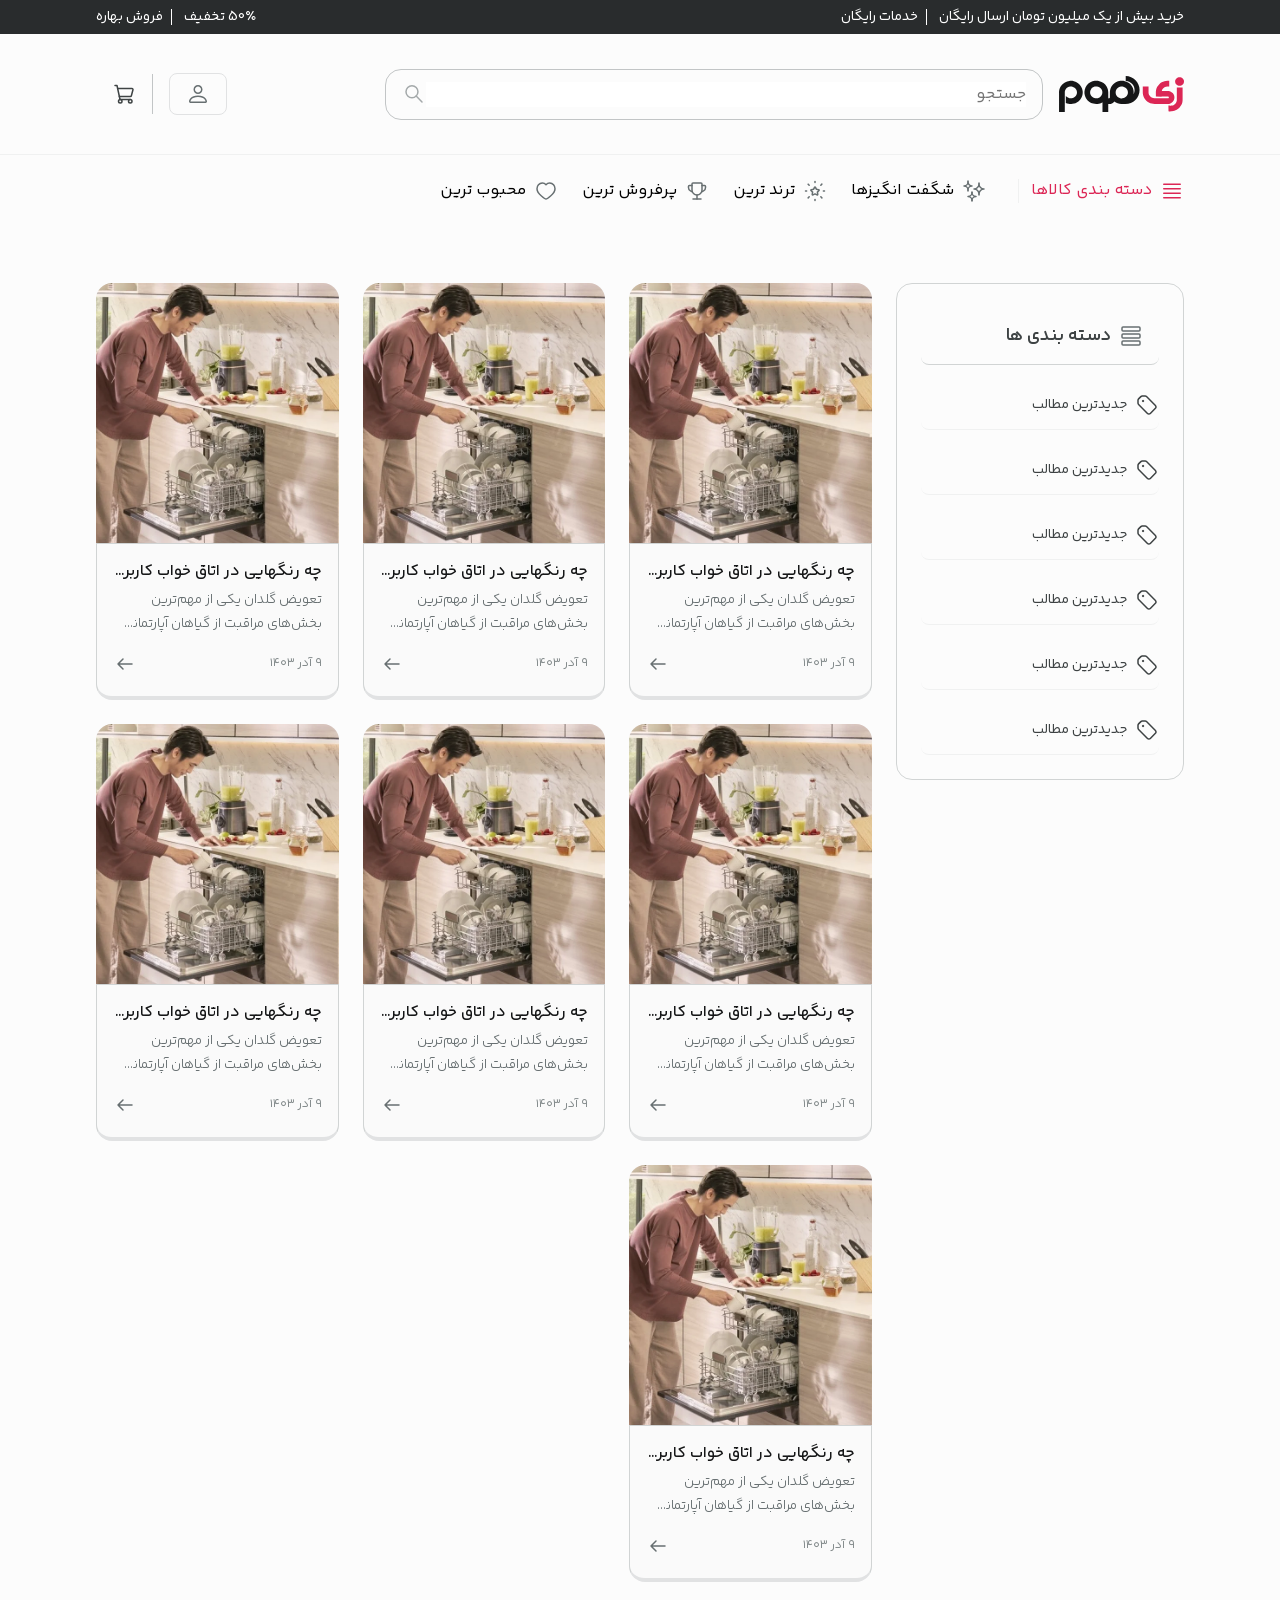
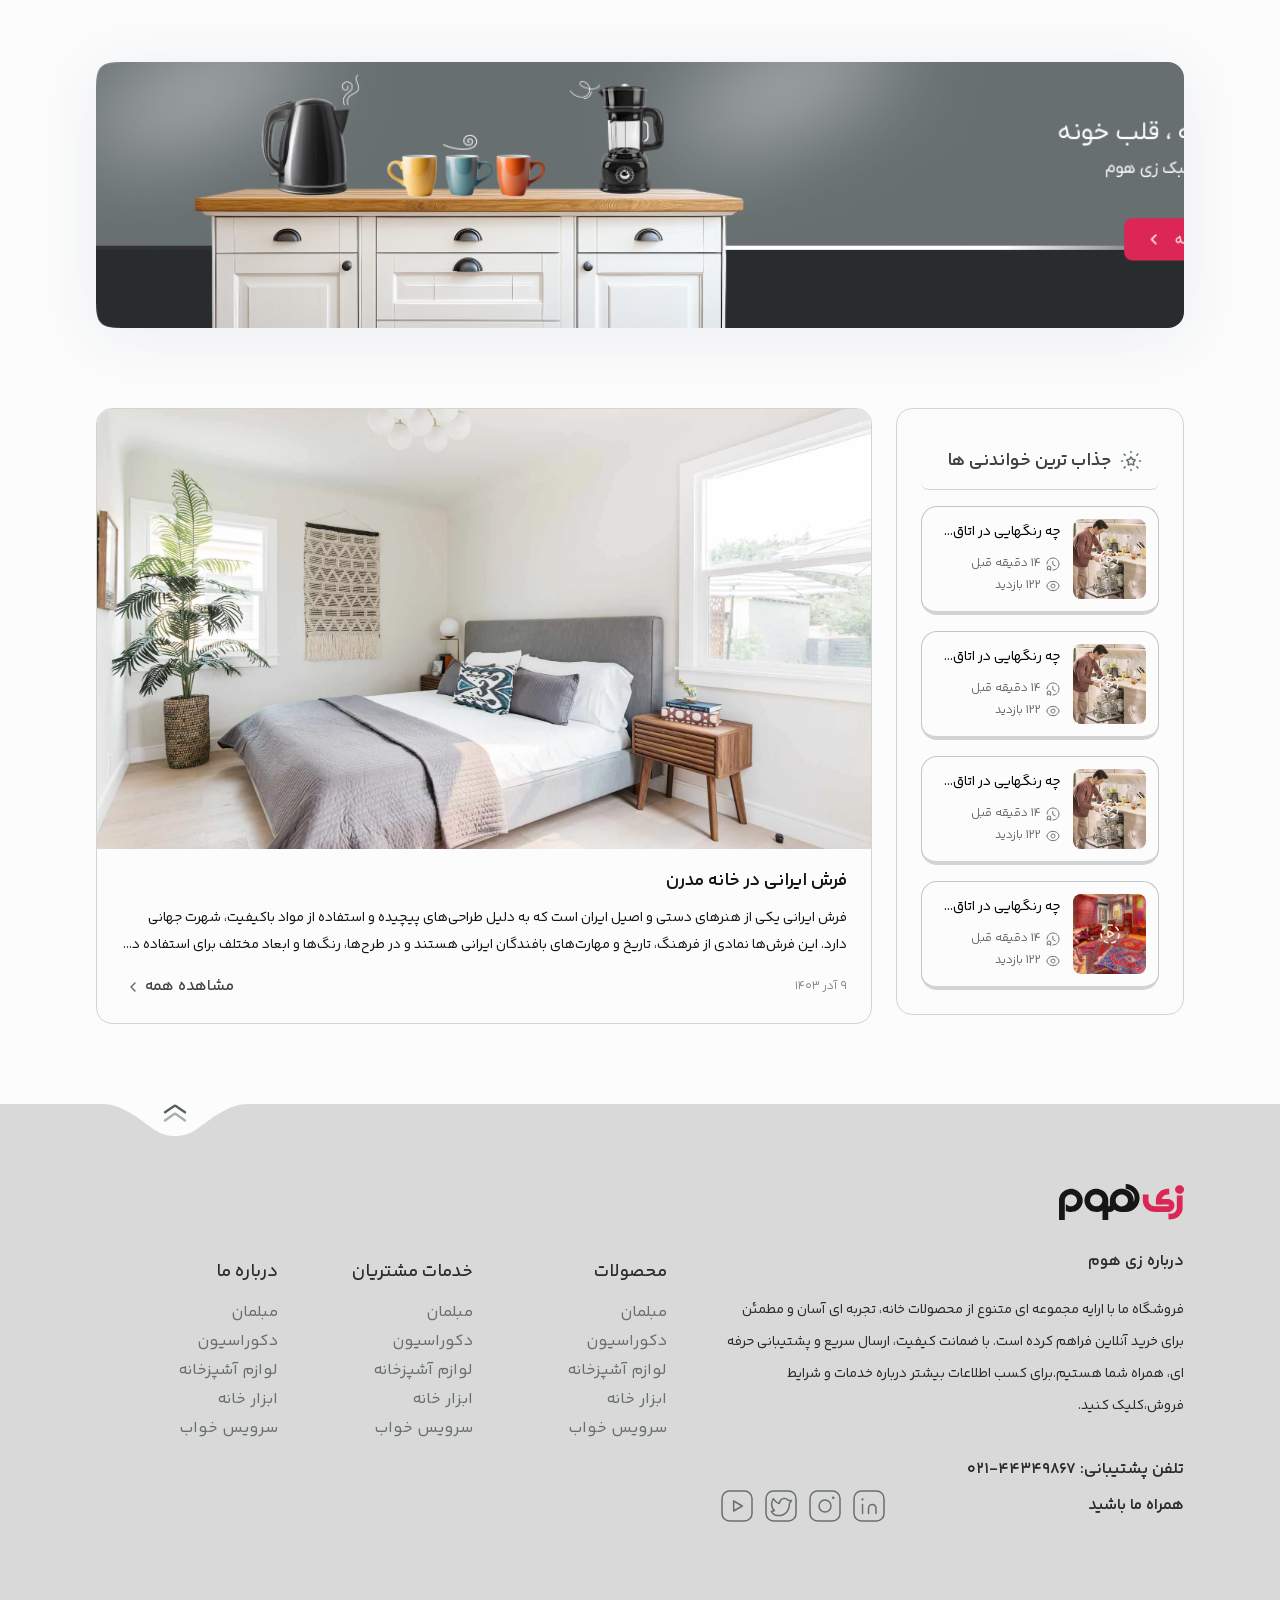
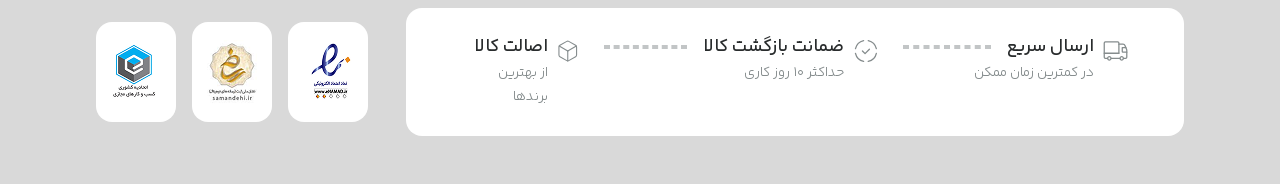
<file: archive.html>
<!DOCTYPE html>
<html lang="fa" dir="rtl">

<head>
    <meta charset="UTF-8">
    <meta name="viewport" content="width=device-width, initial-scale=1.0">
    <title>Document</title>
    <link rel="stylesheet" href="style/style.css">
</head>

<body>
    <!-- Header -->
    <header class="header">
        <div class="container-fluid">
            <!-- Top Header -->
            <div class="bg-header">
                <div class="container">
                    <div class="t-header">
                        <!-- Top Right Header -->
                        <div class="t-r-header">
                            <span>خرید بیش از یک میلیون تومان ارسال رایگان</span>
                            <span>خدمات رایگان</span>
                        </div>
                        <!-- Top Left Header -->
                        <div class="t-l-header">
                            <span>50٪ تخفیف</span>
                            <span>فروش بهاره</span>
                        </div>
                    </div>
                </div>
            </div>
            <!-- Main Header -->
            <div class="container">
                <!-- Main Header -->
                <div class="m-header">
                    <!-- Logo & Search -->
                    <div class="l-s-container">
                        <div class="logo-h">
                            <img src="images/Logo.svg" alt="">
                        </div>
                        <div class="search-h">
                            <form action="" method="get">
                                <input type="text" placeholder="جستجو ">
                                <button>
                                    <svg xmlns="http://www.w3.org/2000/svg" width="24" height="24" viewBox="0 0 24 24"
                                        fill="none">
                                        <path
                                            d="M14.1931 5.58187C16.525 7.91369 16.525 11.6943 14.1931 14.0261C11.8613 16.358 8.08069 16.358 5.74887 14.0261C3.41704 11.6943 3.41704 7.91369 5.74887 5.58187C8.08069 3.25005 11.8613 3.25005 14.1931 5.58187"
                                            stroke="#A4A9AA" stroke-width="1.5" stroke-linecap="round"
                                            stroke-linejoin="round" />
                                        <path d="M14.1499 14.06L19.9999 19.99" stroke="#A4A9AA" stroke-width="1.5"
                                            stroke-linecap="round" stroke-linejoin="round" />
                                    </svg>
                                </button>
                            </form>
                        </div>
                    </div>
                    <!-- Account & Cart -->
                    <div class="a-c-container">
                        <div class="account-icon">
                            <svg xmlns="http://www.w3.org/2000/svg" width="24" height="24" viewBox="0 0 24 24"
                                fill="none">
                                <path
                                    d="M12 12C14.4853 12 16.5 9.98528 16.5 7.5C16.5 5.01472 14.4853 3 12 3C9.51472 3 7.5 5.01472 7.5 7.5C7.5 9.98528 9.51472 12 12 12ZM15 7.5C15 9.15685 13.6569 10.5 12 10.5C10.3431 10.5 9 9.15685 9 7.5C9 5.84315 10.3431 4.5 12 4.5C13.6569 4.5 15 5.84315 15 7.5Z"
                                    fill="#676F71" />
                                <path
                                    d="M21 19.5C21 21 19.5 21 19.5 21H4.5C4.5 21 3 21 3 19.5C3 18 4.5 13.5 12 13.5C19.5 13.5 21 18 21 19.5ZM19.5 19.4948C19.4978 19.1246 19.2693 18.0157 18.2518 16.9982C17.2734 16.0198 15.4336 15 12 15C8.56632 15 6.72653 16.0198 5.74815 16.9982C4.73063 18.0157 4.50214 19.1246 4.5 19.4948H19.5Z"
                                    fill="#676F71" />
                            </svg>
                        </div>
                        <div class="nav-m-icon">
                            <svg xmlns="http://www.w3.org/2000/svg" width="24" height="24" viewBox="0 0 24 24"
                                fill="currentColor">
                                <path
                                    d="M21 7.75H3C2.59 7.75 2.25 7.41 2.25 7C2.25 6.59 2.59 6.25 3 6.25H21C21.41 6.25 21.75 6.59 21.75 7C21.75 7.41 21.41 7.75 21 7.75Z"
                                    fill="currentColor" />
                                <path
                                    d="M21 12.75H3C2.59 12.75 2.25 12.41 2.25 12C2.25 11.59 2.59 11.25 3 11.25H21C21.41 11.25 21.75 11.59 21.75 12C21.75 12.41 21.41 12.75 21 12.75Z"
                                    fill="currentColor" />
                                <path
                                    d="M21 17.75H3C2.59 17.75 2.25 17.41 2.25 17C2.25 16.59 2.59 16.25 3 16.25H21C21.41 16.25 21.75 16.59 21.75 17C21.75 17.41 21.41 17.75 21 17.75Z"
                                    fill="currentColor" />
                            </svg>
                        </div>
                        <div class="cart-icon">
                            <svg xmlns="http://www.w3.org/2000/svg" width="24" height="24" viewBox="0 0 24 24"
                                fill="none">
                                <path d="M8 17.5L5 3.5H3" stroke="#3E4344" stroke-width="1.5" stroke-linecap="round"
                                    stroke-linejoin="round" />
                                <path d="M8.25 17.5H18.25" stroke="#3E4344" stroke-width="1.5" stroke-linecap="round"
                                    stroke-linejoin="round" />
                                <circle cx="18.25" cy="19.25" r="1.75" stroke="#3E4344" stroke-width="1.5"
                                    stroke-linecap="round" stroke-linejoin="round" />
                                <circle cx="8.25" cy="19.25" r="1.75" stroke="#3E4344" stroke-width="1.5"
                                    stroke-linecap="round" stroke-linejoin="round" />
                                <path
                                    d="M5.64282 6.5H19.9994C20.3101 6.5 20.6031 6.64438 20.7924 6.89073C20.9817 7.13708 21.0457 7.45741 20.9657 7.75759L19.3662 13.7576C19.2495 14.1954 18.853 14.5 18.4 14.5H7.35712"
                                    stroke="#3E4344" stroke-width="1.5" stroke-linecap="round"
                                    stroke-linejoin="round" />
                            </svg>
                        </div>
                        <div class="off-canvas-nav">
                            <div class="h-off-canvas">
                                <div class="close-off-canvas">
                                    <svg xmlns="http://www.w3.org/2000/svg" width="24" height="24" viewBox="0 0 24 24"
                                        fill="currentColor">
                                        <path
                                            d="M9.16937 15.5801C8.97937 15.5801 8.78938 15.5101 8.63938 15.3601C8.34938 15.0701 8.34938 14.5901 8.63938 14.3001L14.2994 8.64011C14.5894 8.35011 15.0694 8.35011 15.3594 8.64011C15.6494 8.93011 15.6494 9.41011 15.3594 9.70011L9.69937 15.3601C9.55937 15.5101 9.35937 15.5801 9.16937 15.5801Z"
                                            fill="currentColor" />
                                        <path
                                            d="M14.8294 15.5801C14.6394 15.5801 14.4494 15.5101 14.2994 15.3601L8.63938 9.70011C8.34938 9.41011 8.34938 8.93011 8.63938 8.64011C8.92937 8.35011 9.40937 8.35011 9.69937 8.64011L15.3594 14.3001C15.6494 14.5901 15.6494 15.0701 15.3594 15.3601C15.2094 15.5101 15.0194 15.5801 14.8294 15.5801Z"
                                            fill="currentColor" />
                                        <path
                                            d="M15 22.75H9C3.57 22.75 1.25 20.43 1.25 15V9C1.25 3.57 3.57 1.25 9 1.25H15C20.43 1.25 22.75 3.57 22.75 9V15C22.75 20.43 20.43 22.75 15 22.75ZM9 2.75C4.39 2.75 2.75 4.39 2.75 9V15C2.75 19.61 4.39 21.25 9 21.25H15C19.61 21.25 21.25 19.61 21.25 15V9C21.25 4.39 19.61 2.75 15 2.75H9Z"
                                            fill="currentColor" />
                                    </svg>
                                </div>
                                <div class="off-canvas-search">
                                    <form action="" method="get">
                                        <input type="text" placeholder="جستجو ">
                                        <button>
                                            <svg xmlns="http://www.w3.org/2000/svg" width="24" height="24"
                                                viewBox="0 0 24 24" fill="none">
                                                <path
                                                    d="M14.1931 5.58187C16.525 7.91369 16.525 11.6943 14.1931 14.0261C11.8613 16.358 8.08069 16.358 5.74887 14.0261C3.41704 11.6943 3.41704 7.91369 5.74887 5.58187C8.08069 3.25005 11.8613 3.25005 14.1931 5.58187"
                                                    stroke="#A4A9AA" stroke-width="1.5" stroke-linecap="round"
                                                    stroke-linejoin="round"></path>
                                                <path d="M14.1499 14.06L19.9999 19.99" stroke="#A4A9AA"
                                                    stroke-width="1.5" stroke-linecap="round" stroke-linejoin="round">
                                                </path>
                                            </svg>
                                        </button>
                                    </form>
                                </div>
                            </div>
                            <div class="b-off-canvas">
                                <div class="menu-off-canvas">
                                    <!-- Nav Category Mobile -->
                                    <ul class="nav-m-mega-menu">
                                        <li>
                                            <a href="#">
                                                <svg xmlns="http://www.w3.org/2000/svg" width="24" height="24"
                                                    viewBox="0 0 24 24" fill="currentColor">
                                                    <path fill-rule="evenodd" clip-rule="evenodd"
                                                        d="M3 18.75C3 18.3358 3.33579 18 3.75 18H20.25C20.6642 18 21 18.3358 21 18.75C21 19.1642 20.6642 19.5 20.25 19.5H3.75C3.33579 19.5 3 19.1642 3 18.75Z">
                                                    </path>
                                                    <path fill-rule="evenodd" clip-rule="evenodd"
                                                        d="M3 14.25C3 13.8358 3.33579 13.5 3.75 13.5H20.25C20.6642 13.5 21 13.8358 21 14.25C21 14.6642 20.6642 15 20.25 15H3.75C3.33579 15 3 14.6642 3 14.25Z">
                                                    </path>
                                                    <path fill-rule="evenodd" clip-rule="evenodd"
                                                        d="M3 9.75C3 9.33579 3.33579 9 3.75 9H20.25C20.6642 9 21 9.33579 21 9.75C21 10.1642 20.6642 10.5 20.25 10.5H3.75C3.33579 10.5 3 10.1642 3 9.75Z">
                                                    </path>
                                                    <path fill-rule="evenodd" clip-rule="evenodd"
                                                        d="M3 5.25C3 4.83579 3.33579 4.5 3.75 4.5H20.25C20.6642 4.5 21 4.83579 21 5.25C21 5.66421 20.6642 6 20.25 6H3.75C3.33579 6 3 5.66421 3 5.25Z">
                                                    </path>
                                                </svg>
                                                دسته بندی ها
                                            </a>
                                            <svg xmlns="http://www.w3.org/2000/svg" width="24" height="24"
                                                viewBox="0 0 24 24" fill="currentColor">
                                                <path
                                                    d="M11.9995 16.8001C11.2995 16.8001 10.5995 16.5301 10.0695 16.0001L3.54953 9.48014C3.25953 9.19014 3.25953 8.71014 3.54953 8.42014C3.83953 8.13014 4.31953 8.13014 4.60953 8.42014L11.1295 14.9401C11.6095 15.4201 12.3895 15.4201 12.8695 14.9401L19.3895 8.42014C19.6795 8.13014 20.1595 8.13014 20.4495 8.42014C20.7395 8.71014 20.7395 9.19014 20.4495 9.48014L13.9295 16.0001C13.3995 16.5301 12.6995 16.8001 11.9995 16.8001Z"
                                                    fill="currentColor" />
                                            </svg>
                                            <ul></ul>
                                        </li>
                                    </ul>
                                    <!-- Nav Mobile -->
                                    <ul>
                                        <li>
                                            <a href="#">
                                                <svg xmlns="http://www.w3.org/2000/svg" width="24" height="24"
                                                    viewBox="0 0 24 24" fill="none">
                                                    <path fill-rule="evenodd" clip-rule="evenodd"
                                                        d="M5.99776 2.99622C5.99776 5.20628 4.20615 6.99788 1.99609 6.99788C4.20615 6.99788 5.99776 8.78949 5.99776 10.9995C5.99776 8.78949 7.78937 6.99788 9.99943 6.99788C7.78937 6.99788 5.99776 5.20628 5.99776 2.99622Z"
                                                        stroke="#676F71" stroke-width="1.5" stroke-linecap="round"
                                                        stroke-linejoin="round"></path>
                                                    <path fill-rule="evenodd" clip-rule="evenodd"
                                                        d="M17.0021 15.0012C17.0021 12.2387 14.7626 9.99915 12 9.99915C14.7626 9.99915 17.0021 7.75964 17.0021 4.99707C17.0021 7.75964 19.2416 9.99915 22.0042 9.99915C19.2416 9.99915 17.0021 12.2387 17.0021 15.0012Z"
                                                        stroke="#676F71" stroke-width="1.5" stroke-linecap="round"
                                                        stroke-linejoin="round"></path>
                                                    <path d="M17.0022 15.0012V16.0016" stroke="#676F71"
                                                        stroke-width="1.5" stroke-linecap="round"
                                                        stroke-linejoin="round"></path>
                                                    <path d="M17.0022 4.99706V3.99664" stroke="#676F71"
                                                        stroke-width="1.5" stroke-linecap="round"
                                                        stroke-linejoin="round"></path>
                                                    <path d="M9.99923 21.0037V22.0041" stroke="#676F71"
                                                        stroke-width="1.5" stroke-linecap="round"
                                                        stroke-linejoin="round"></path>
                                                    <path d="M9.99923 14.0008V13.0004" stroke="#676F71"
                                                        stroke-width="1.5" stroke-linecap="round"
                                                        stroke-linejoin="round"></path>
                                                    <path d="M5.99777 10.9996V12" stroke="#676F71" stroke-width="1.5"
                                                        stroke-linecap="round" stroke-linejoin="round"></path>
                                                    <path d="M5.99777 1.99585V2.99627" stroke="#676F71"
                                                        stroke-width="1.5" stroke-linecap="round"
                                                        stroke-linejoin="round"></path>
                                                    <path fill-rule="evenodd" clip-rule="evenodd"
                                                        d="M9.99923 13.5006C9.99923 15.7107 8.20762 17.5023 5.99756 17.5023C8.20762 17.5023 9.99923 19.2939 9.99923 21.5039C9.99923 19.2939 11.7908 17.5023 14.0009 17.5023C11.7908 17.5023 9.99923 15.7107 9.99923 13.5006Z"
                                                        stroke="#676F71" stroke-width="1.5" stroke-linecap="round"
                                                        stroke-linejoin="round"></path>
                                                </svg>
                                                شگفت انگیزها
                                            </a>
                                        </li>
                                        <li>
                                            <a href="#">
                                                <svg xmlns="http://www.w3.org/2000/svg" width="24" height="24"
                                                    viewBox="0 0 24 24" fill="none">
                                                    <path fill-rule="evenodd" clip-rule="evenodd"
                                                        d="M11.9992 14.884L14.0052 15.938C14.3952 16.143 14.8522 15.812 14.7772 15.377L14.3942 13.144L16.0172 11.564C16.3332 11.256 16.1592 10.719 15.7222 10.656L13.4802 10.33L12.4772 8.297C12.2822 7.901 11.7182 7.901 11.5222 8.297L10.5202 10.33L8.27824 10.656C7.84124 10.719 7.66724 11.256 7.98324 11.564L9.60624 13.144L9.22324 15.377C9.14824 15.812 9.60524 16.143 9.99524 15.938L12.0012 14.884H11.9992V14.884Z"
                                                        stroke="#676F71" stroke-width="1.5" stroke-linecap="round"
                                                        stroke-linejoin="round"></path>
                                                    <path d="M21.4999 12H20.3999" stroke="#676F71" stroke-width="1.5"
                                                        stroke-linecap="round" stroke-linejoin="round"></path>
                                                    <path d="M3.6 12H2.5" stroke="#676F71" stroke-width="1.5"
                                                        stroke-linecap="round" stroke-linejoin="round"></path>
                                                    <path d="M18.8601 5.14001L17.8101 6.19001" stroke="#676F71"
                                                        stroke-width="1.5" stroke-linecap="round"
                                                        stroke-linejoin="round"></path>
                                                    <path d="M5.16016 18.89L6.22016 17.83" stroke="#676F71"
                                                        stroke-width="1.5" stroke-linecap="round"
                                                        stroke-linejoin="round"></path>
                                                    <path d="M5.14014 5.15997L6.19014 6.21997" stroke="#676F71"
                                                        stroke-width="1.5" stroke-linecap="round"
                                                        stroke-linejoin="round"></path>
                                                    <path d="M18.8901 18.86L17.8301 17.81" stroke="#676F71"
                                                        stroke-width="1.5" stroke-linecap="round"
                                                        stroke-linejoin="round"></path>
                                                    <path d="M12 20.44V21.5" stroke="#676F71" stroke-width="1.5"
                                                        stroke-linecap="round" stroke-linejoin="round"></path>
                                                    <path d="M12 2.5V3.56" stroke="#676F71" stroke-width="1.5"
                                                        stroke-linecap="round" stroke-linejoin="round"></path>
                                                </svg>
                                                ترند ترین
                                            </a>
                                        </li>
                                        <li>
                                            <a href="#">
                                                <svg xmlns="http://www.w3.org/2000/svg" width="24" height="24"
                                                    viewBox="0 0 24 24" fill="none">
                                                    <path fill-rule="evenodd" clip-rule="evenodd"
                                                        d="M8 4H16C16.5523 4 17 4.44772 17 5V11C17 13.7614 14.7614 16 12 16V16C9.23858 16 7 13.7614 7 11V5C7 4.44772 7.44772 4 8 4Z"
                                                        stroke="#676F71" stroke-width="1.5" stroke-linecap="round"
                                                        stroke-linejoin="round"></path>
                                                    <path
                                                        d="M16.6733 12.7801L18.5653 11.8341C19.7511 11.2412 20.5001 10.0293 20.5001 8.70361V7.3667C20.5001 6.88345 20.1084 6.4917 19.6251 6.4917H17.0001"
                                                        stroke="#676F71" stroke-width="1.5" stroke-linecap="round"
                                                        stroke-linejoin="round"></path>
                                                    <path d="M12 20V16" stroke="#676F71" stroke-width="1.5"
                                                        stroke-linecap="round" stroke-linejoin="round"></path>
                                                    <path d="M16 20H8" stroke="#676F71" stroke-width="1.5"
                                                        stroke-linecap="round" stroke-linejoin="round"></path>
                                                    <path
                                                        d="M7.32677 12.7801L5.43477 11.8341C4.24903 11.2412 3.50001 10.0293 3.5 8.70361V7.3667C3.5 6.88345 3.89175 6.4917 4.375 6.4917H7"
                                                        stroke="#676F71" stroke-width="1.5" stroke-linecap="round"
                                                        stroke-linejoin="round"></path>
                                                </svg>
                                                پرفروش ترین
                                            </a>
                                        </li>
                                        <li>
                                            <a href="#">
                                                <svg xmlns="http://www.w3.org/2000/svg" width="24" height="24"
                                                    viewBox="0 0 24 24" fill="none">
                                                    <path fill-rule="evenodd" clip-rule="evenodd"
                                                        d="M15.696 4C18.871 4 21 6.98 21 9.755C21 15.388 12.161 20 12 20C11.839 20 3 15.388 3 9.755C3 6.98 5.129 4 8.304 4C10.119 4 11.311 4.905 12 5.711C12.689 4.905 13.881 4 15.696 4Z"
                                                        stroke="#676F71" stroke-width="1.5" stroke-linecap="round"
                                                        stroke-linejoin="round"></path>
                                                </svg>
                                                محبوب ترین
                                            </a>
                                        </li>
                                    </ul>
                                </div>
                            </div>
                        </div>
                    </div>
                </div>
            </div>
            <!-- Nav -->
            <div class="nav-container">
                <div class="container">
                    <div class="nav">
                        <nav>
                            <ul class="mega-menu">
                                <li>
                                    <a href="#">
                                        <svg xmlns="http://www.w3.org/2000/svg" width="24" height="24"
                                            viewBox="0 0 24 24" fill="currentColor">
                                            <path fill-rule="evenodd" clip-rule="evenodd"
                                                d="M3 18.75C3 18.3358 3.33579 18 3.75 18H20.25C20.6642 18 21 18.3358 21 18.75C21 19.1642 20.6642 19.5 20.25 19.5H3.75C3.33579 19.5 3 19.1642 3 18.75Z" />
                                            <path fill-rule="evenodd" clip-rule="evenodd"
                                                d="M3 14.25C3 13.8358 3.33579 13.5 3.75 13.5H20.25C20.6642 13.5 21 13.8358 21 14.25C21 14.6642 20.6642 15 20.25 15H3.75C3.33579 15 3 14.6642 3 14.25Z" />
                                            <path fill-rule="evenodd" clip-rule="evenodd"
                                                d="M3 9.75C3 9.33579 3.33579 9 3.75 9H20.25C20.6642 9 21 9.33579 21 9.75C21 10.1642 20.6642 10.5 20.25 10.5H3.75C3.33579 10.5 3 10.1642 3 9.75Z" />
                                            <path fill-rule="evenodd" clip-rule="evenodd"
                                                d="M3 5.25C3 4.83579 3.33579 4.5 3.75 4.5H20.25C20.6642 4.5 21 4.83579 21 5.25C21 5.66421 20.6642 6 20.25 6H3.75C3.33579 6 3 5.66421 3 5.25Z" />
                                        </svg>
                                        دسته بندی کالاها
                                    </a>
                                    <div class="pishro-megamenu">
                                        <ul>
                                            <li>
                                                <a href="#">
                                                    <svg xmlns="http://www.w3.org/2000/svg" width="24" height="24"
                                                        viewBox="0 0 24 24" fill="none">
                                                        <path d="M5 18.196V21" stroke="currentColor" stroke-width="1.5"
                                                            stroke-linecap="round" stroke-linejoin="round" />
                                                        <path d="M19 18.196V21" stroke="currentColor" stroke-width="1.5"
                                                            stroke-linecap="round" stroke-linejoin="round" />
                                                        <path
                                                            d="M20 11V8C20 6.89543 19.1046 6 18 6H6C4.89543 6 4 6.89543 4 8V11"
                                                            stroke="currentColor" stroke-width="1.5"
                                                            stroke-linecap="round" stroke-linejoin="round" />
                                                        <path fill-rule="evenodd" clip-rule="evenodd"
                                                            d="M16 15H8C6.89543 15 6 14.1046 6 13V13C6 11.8954 5.10457 11 4 11V11C2.89543 11 2 11.8954 2 13V13C2 16.3137 4.68629 19 8 19H16C19.3137 19 22 16.3137 22 13V13C22 11.8954 21.1046 11 20 11V11C18.8954 11 18 11.8954 18 13V13C18 14.1046 17.1046 15 16 15Z"
                                                            stroke="currentColor" stroke-width="1.5"
                                                            stroke-linecap="round" stroke-linejoin="round" />
                                                    </svg>
                                                    مبلمان
                                                </a>
                                                <ul>
                                                    <li><a href="#">قهوه ساز خانگی</a>
                                                        <ul>
                                                            <li><a href="#">قهوه ساز بوش</a> </li>
                                                            <li><a href="#">قهوه ساز سیسیلی</a> </li>
                                                            <li><a href="#">قهوه ساز فکر</a> </li>
                                                            <li><a href="#">قهوه ساز مباشی</a> </li>
                                                        </ul>
                                                    </li>
                                                    <li><a href="#">قهوه ساز صنعتی</a>
                                                        <ul>
                                                            <li><a href="#">قهوه ساز بیزرا</a> </li>
                                                            <li><a href="#">قهوه ساز سیسیلی</a> </li>
                                                            <li><a href="#">قهوه ساز فکر</a> </li>
                                                            <li><a href="#">قهوه ساز مباشی</a> </li>
                                                        </ul>
                                                    </li>
                                                    <li><a href="#">قهوه ساز کپسولی</a>
                                                        <ul>
                                                            <li><a href="#">قهوه ساز پیتالسازی</a> </li>
                                                            <li><a href="#">قهوه ساز سیسیلی</a> </li>
                                                            <li><a href="#">قهوه ساز فکر</a> </li>
                                                            <li><a href="#">قهوه ساز مباشی</a> </li>
                                                        </ul>
                                                    </li>
                                                    <li><a href="#">قهوه ساز مسافرتی</a>
                                                        <ul>
                                                            <li><a href="#">قهوه ساز پیپاموکا</a> </li>
                                                            <li><a href="#">قهوه ساز سیسیلی</a> </li>
                                                            <li><a href="#">قهوه ساز فکر</a> </li>
                                                            <li><a href="#">قهوه ساز مباشی</a> </li>
                                                        </ul>
                                                    </li>
                                                </ul>
                                            </li>
                                            <li>
                                                <a href="#">
                                                    <svg xmlns="http://www.w3.org/2000/svg" width="24" height="24"
                                                        viewBox="0 0 24 24" fill="none">
                                                        <path d="M17 21L18.0001 14" stroke="currentColor"
                                                            stroke-width="1.5" stroke-linecap="round"
                                                            stroke-linejoin="round" />
                                                        <path
                                                            d="M21.5002 14H18.0002C15.6686 10.8114 14.4399 6.94968 14.5002 3"
                                                            stroke="currentColor" stroke-width="1.5"
                                                            stroke-linecap="round" stroke-linejoin="round" />
                                                        <path d="M7.50007 21L6.5 14" stroke="currentColor"
                                                            stroke-width="1.5" stroke-linecap="round"
                                                            stroke-linejoin="round" />
                                                        <path d="M3 14H6.49994C8.83153 10.8114 10.0603 6.94968 10 3"
                                                            stroke="currentColor" stroke-width="1.5"
                                                            stroke-linecap="round" stroke-linejoin="round" />
                                                        <path
                                                            d="M3 21V5C3 3.89543 3.89543 3 5 3H19.5C20.6046 3 21.5 3.89543 21.5 5V21"
                                                            stroke="currentColor" stroke-width="1.5"
                                                            stroke-linecap="round" stroke-linejoin="round" />
                                                        <path d="M22.5 21H1.5" stroke="currentColor" stroke-width="1.5"
                                                            stroke-linecap="round" stroke-linejoin="round" />
                                                        <path d="M17 17H7" stroke="currentColor" stroke-width="1.5"
                                                            stroke-linecap="round" stroke-linejoin="round" />
                                                    </svg>
                                                    دکوراسیون داخلی
                                                </a>
                                            </li>
                                            <li>
                                                <a href="#">
                                                    <svg xmlns="http://www.w3.org/2000/svg" width="24" height="24"
                                                        viewBox="0 0 24 24" fill="none">
                                                        <path d="M5 4.15997H3" stroke="currentColor" stroke-width="1.5"
                                                            stroke-linecap="round" stroke-linejoin="round" />
                                                        <path d="M21 4.15997H19" stroke="currentColor"
                                                            stroke-width="1.5" stroke-linecap="round"
                                                            stroke-linejoin="round" />
                                                        <path d="M4 21H20" stroke="currentColor" stroke-width="1.5"
                                                            stroke-linecap="round" stroke-linejoin="round" />
                                                        <path fill-rule="evenodd" clip-rule="evenodd"
                                                            d="M6 3H18C18.5523 3 19 3.44772 19 4V10C19 11.6569 17.6569 13 16 13H8C6.34315 13 5 11.6569 5 10V4C5 3.44772 5.44772 3 6 3Z"
                                                            stroke="currentColor" stroke-width="1.5"
                                                            stroke-linecap="round" stroke-linejoin="round" />
                                                        <path d="M6 18V17" stroke="currentColor" stroke-width="1.5"
                                                            stroke-linecap="round" stroke-linejoin="round" />
                                                        <path d="M9 18V16" stroke="currentColor" stroke-width="1.5"
                                                            stroke-linecap="round" stroke-linejoin="round" />
                                                        <path d="M12 18V17" stroke="currentColor" stroke-width="1.5"
                                                            stroke-linecap="round" stroke-linejoin="round" />
                                                        <path d="M15 18V16" stroke="currentColor" stroke-width="1.5"
                                                            stroke-linecap="round" stroke-linejoin="round" />
                                                        <path d="M18 18V17" stroke="currentColor" stroke-width="1.5"
                                                            stroke-linecap="round" stroke-linejoin="round" />
                                                    </svg>
                                                    لوازم آشپزخانه</a>
                                                <ul>
                                                    <li><a href="#">مربوط به خانگی</a>
                                                        <ul>
                                                            <li><a href="#">مورد اول خانگی</a> </li>
                                                            <li><a href="#">قهوه ساز سیسیلی</a> </li>
                                                            <li><a href="#">قهوه ساز فکر</a> </li>
                                                            <li><a href="#">قهوه ساز مباشی</a> </li>
                                                        </ul>
                                                    </li>
                                                    <li><a href="#">قهوه ساز صنعتی</a>
                                                        <ul>
                                                            <li><a href="#">قهوه ساز بیزرا</a> </li>
                                                            <li><a href="#">قهوه ساز سیسیلی</a> </li>
                                                            <li><a href="#">قهوه ساز فکر</a> </li>
                                                            <li><a href="#">قهوه ساز مباشی</a> </li>
                                                        </ul>
                                                    </li>
                                                    <li><a href="#">قهوه ساز کپسولی</a>
                                                        <ul>
                                                            <li><a href="#">قهوه ساز پیتالسازی</a> </li>
                                                            <li><a href="#">قهوه ساز سیسیلی</a> </li>
                                                            <li><a href="#">قهوه ساز فکر</a> </li>
                                                            <li><a href="#">قهوه ساز مباشی</a> </li>
                                                        </ul>
                                                    </li>
                                                    <li><a href="#">قهوه ساز مسافرتی</a>
                                                        <ul>
                                                            <li><a href="#">قهوه ساز پیپاموکا</a> </li>
                                                            <li><a href="#">قهوه ساز سیسیلی</a> </li>
                                                            <li><a href="#">قهوه ساز فکر</a> </li>
                                                            <li><a href="#">قهوه ساز مباشی</a> </li>
                                                        </ul>
                                                    </li>
                                                </ul>
                                            </li>
                                            <li>
                                                <a href="#">
                                                    <svg xmlns="http://www.w3.org/2000/svg" width="24" height="24"
                                                        viewBox="0 0 24 24" fill="none">
                                                        <path fill-rule="evenodd" clip-rule="evenodd"
                                                            d="M14.5268 9.12H11.4738C10.7908 9.12 10.3088 8.451 10.5248 7.804V7.804C10.8598 6.798 11.8008 6.12 12.8608 6.12H13.1388C14.1988 6.12 15.1398 6.798 15.4748 7.804V7.804C15.6908 8.451 15.2088 9.12 14.5268 9.12V9.12Z"
                                                            stroke="currentColor" stroke-width="1.5"
                                                            stroke-linecap="round" stroke-linejoin="round" />
                                                        <path
                                                            d="M6.99278 13.263H3.99978C3.38578 13.263 2.91678 13.811 3.01178 14.417L3.35578 16.617C3.65978 18.565 5.33678 20 7.30778 20H16.6918C18.6628 20 20.3398 18.565 20.6438 16.618L20.9878 14.418C21.0828 13.812 20.6138 13.264 19.9998 13.264H12.2628"
                                                            stroke="currentColor" stroke-width="1.5"
                                                            stroke-linecap="round" stroke-linejoin="round" />
                                                        <path
                                                            d="M13 6.12V6C13 4.343 14.343 3 16 3V3C17.657 3 19 4.343 19 6V13.263"
                                                            stroke="currentColor" stroke-width="1.5"
                                                            stroke-linecap="round" stroke-linejoin="round" />
                                                        <path fill-rule="evenodd" clip-rule="evenodd"
                                                            d="M10.158 17.263H9.105C7.943 17.263 7 16.321 7 15.158V13.153C7 12.516 7.516 12 8.153 12H11.11C11.747 12 12.263 12.516 12.263 13.153V15.158C12.263 16.321 11.321 17.263 10.158 17.263Z"
                                                            stroke="currentColor" stroke-width="1.5"
                                                            stroke-linecap="round" stroke-linejoin="round" />
                                                        <path d="M6.04 19.8L5 21" stroke="currentColor"
                                                            stroke-width="1.5" stroke-linecap="round"
                                                            stroke-linejoin="round" />
                                                        <path d="M19 21L17.96 19.8" stroke="currentColor"
                                                            stroke-width="1.5" stroke-linecap="round"
                                                            stroke-linejoin="round" />
                                                    </svg>
                                                    سرویس خواب و حمام</a>

                                                <ul>
                                                    <li><a href="#">قهوه ساز خانگی</a>
                                                        <ul>
                                                            <li><a href="#">قهوه ساز بوش</a> </li>
                                                            <li><a href="#">قهوه ساز سیسیلی</a> </li>
                                                            <li><a href="#">قهوه ساز فکر</a> </li>
                                                            <li><a href="#">قهوه ساز مباشی</a> </li>
                                                        </ul>
                                                    </li>
                                                    <li><a href="#">قهوه ساز صنعتی</a>
                                                        <ul>
                                                            <li><a href="#">قهوه ساز بیزرا</a> </li>
                                                            <li><a href="#">قهوه ساز سیسیلی</a> </li>
                                                            <li><a href="#">قهوه ساز فکر</a> </li>
                                                            <li><a href="#">قهوه ساز مباشی</a> </li>
                                                        </ul>
                                                    </li>
                                                    <li><a href="#">قهوه ساز کپسولی</a>

                                                    </li>
                                                    <li><a href="#">قهوه ساز مسافرتی</a>

                                                    </li>
                                                </ul>
                                            </li>
                                            <li>
                                                <a href="#">
                                                    <svg xmlns="http://www.w3.org/2000/svg" width="24" height="24"
                                                        viewBox="0 0 24 24" fill="none">
                                                        <path d="M12 21V10" stroke="currentColor" stroke-width="1.5"
                                                            stroke-linecap="round" stroke-linejoin="round" />
                                                        <path
                                                            d="M16 7L15.2279 9.31623C15.0918 9.72457 14.7097 10 14.2792 10H9.72076C9.29033 10 8.90819 9.72457 8.77208 9.31623L8 7"
                                                            stroke="currentColor" stroke-width="1.5"
                                                            stroke-linecap="round" stroke-linejoin="round" />
                                                        <path d="M7 21H17" stroke="currentColor" stroke-width="1.5"
                                                            stroke-linecap="round" stroke-linejoin="round" />
                                                        <path d="M10.5 14H13.5" stroke="currentColor" stroke-width="1.5"
                                                            stroke-linecap="round" stroke-linejoin="round" />
                                                        <path d="M10.5 17H13.5" stroke="currentColor" stroke-width="1.5"
                                                            stroke-linecap="round" stroke-linejoin="round" />
                                                        <rect x="5.5" y="3" width="13" height="4" rx="2"
                                                            stroke="currentColor" stroke-width="1.5"
                                                            stroke-linecap="round" stroke-linejoin="round" />
                                                    </svg>
                                                    نور پردازی و روشنایی</a>
                                            </li>
                                            <li>
                                                <a href="#">
                                                    <svg xmlns="http://www.w3.org/2000/svg" width="24" height="24"
                                                        viewBox="0 0 24 24" fill="none">
                                                        <path fill-rule="evenodd" clip-rule="evenodd"
                                                            d="M21 16.041V7.95902C21 7.24402 20.619 6.58402 20 6.22702L13 2.18602C12.381 1.82902 11.619 1.82902 11 2.18602L4 6.22602C3.381 6.58402 3 7.24402 3 7.95902V16.042C3 16.757 3.381 17.417 4 17.774L11 21.815C11.619 22.172 12.381 22.172 13 21.815L20 17.774C20.619 17.416 21 16.756 21 16.041Z"
                                                            stroke="currentColor" stroke-width="1.5"
                                                            stroke-linecap="round" stroke-linejoin="round" />
                                                        <path d="M12 22.08V12" stroke="currentColor" stroke-width="1.5"
                                                            stroke-linecap="round" stroke-linejoin="round" />
                                                        <path d="M12 12L20.73 6.96002" stroke="currentColor"
                                                            stroke-width="1.5" stroke-linecap="round"
                                                            stroke-linejoin="round" />
                                                        <path d="M3.27002 6.96002L12 12" stroke="currentColor"
                                                            stroke-width="1.5" stroke-linecap="round"
                                                            stroke-linejoin="round" />
                                                    </svg>
                                                    لوازم سازماندهی</a>
                                            </li>
                                            <li>
                                                <a href="#">
                                                    <svg xmlns="http://www.w3.org/2000/svg" width="24" height="24"
                                                        viewBox="0 0 24 24" fill="none">
                                                        <path
                                                            d="M5.74002 11.26L2.80002 8.32002C2.39999 7.91945 2.39999 7.27058 2.80002 6.87002L5.87002 3.80002C6.27058 3.39999 6.91945 3.39999 7.32002 3.80002L9.26002 5.74002"
                                                            stroke="currentColor" stroke-width="1.5"
                                                            stroke-linecap="round" stroke-linejoin="round" />
                                                        <path
                                                            d="M18.2602 14.74L20.2002 16.68C20.6003 17.0806 20.6003 17.7294 20.2002 18.13L17.1302 21.2C16.7297 21.6 16.0808 21.6 15.6802 21.2L12.7402 18.26"
                                                            stroke="currentColor" stroke-width="1.5"
                                                            stroke-linecap="round" stroke-linejoin="round" />
                                                        <path
                                                            d="M11.7663 9.10205L4.14848 16.7199C3.588 17.279 3.36871 18.0949 3.57333 18.8598C3.77795 19.6246 4.37534 20.222 5.14017 20.4266C5.905 20.6312 6.72088 20.4119 7.28007 19.8514L14.8979 12.2336"
                                                            stroke="currentColor" stroke-width="1.5"
                                                            stroke-linecap="round" stroke-linejoin="round" />
                                                        <path
                                                            d="M11.7664 9.10209C11.3334 7.83362 11.4303 6.44414 12.035 5.248C12.6398 4.05185 13.7013 3.15012 14.9795 2.7468C15.6206 2.53367 16.2994 2.45773 16.9717 2.5239C17.3494 2.57434 17.6654 2.83545 17.7861 3.19684C17.9068 3.55824 17.8112 3.95683 17.5396 4.2241L15.7354 6.02824C15.6416 6.122 15.5889 6.24918 15.5889 6.38179C15.5889 6.5144 15.6416 6.64158 15.7354 6.73533L17.2647 8.26469C17.46 8.45995 17.7766 8.45995 17.9719 8.26469L19.7759 6.46055C20.0432 6.189 20.4418 6.09334 20.8032 6.21404C21.1646 6.33473 21.4257 6.6507 21.4761 7.02836C21.5424 7.70071 21.4664 8.37947 21.2532 9.02055C20.85 10.2988 19.9483 11.3604 18.7521 11.9651C17.556 12.5699 16.1665 12.6667 14.898 12.2337"
                                                            stroke="currentColor" stroke-width="1.5"
                                                            stroke-linecap="round" stroke-linejoin="round" />
                                                    </svg>
                                                    ابزار و تجهیزات خانه</a>
                                            </li>
                                            <li>
                                                <a href="#">
                                                    <svg xmlns="http://www.w3.org/2000/svg" width="24" height="24"
                                                        viewBox="0 0 24 24" fill="none">
                                                        <path fill-rule="evenodd" clip-rule="evenodd"
                                                            d="M3 16H13C13.5523 16 14 16.4477 14 17V19H2V17C2 16.4477 2.44772 16 3 16Z"
                                                            stroke="currentColor" stroke-width="1.5"
                                                            stroke-linecap="round" stroke-linejoin="round" />
                                                        <path d="M14 21V19" stroke="currentColor" stroke-width="1.5"
                                                            stroke-linecap="round" stroke-linejoin="round" />
                                                        <path d="M2 21V19" stroke="currentColor" stroke-width="1.5"
                                                            stroke-linecap="round" stroke-linejoin="round" />
                                                        <path fill-rule="evenodd" clip-rule="evenodd"
                                                            d="M4 12H12C12.5523 12 13 12.4477 13 13V16H3V13C3 12.4477 3.44772 12 4 12Z"
                                                            stroke="currentColor" stroke-width="1.5"
                                                            stroke-linecap="round" stroke-linejoin="round" />
                                                        <path d="M17 19H21" stroke="currentColor" stroke-width="1.5"
                                                            stroke-linecap="round" stroke-linejoin="round" />
                                                        <ellipse cx="19" cy="8.5" rx="4" ry="5.5" stroke="currentColor"
                                                            stroke-width="1.5" stroke-linecap="round"
                                                            stroke-linejoin="round" />
                                                        <path d="M19 9V19" stroke="currentColor" stroke-width="1.5"
                                                            stroke-linecap="round" stroke-linejoin="round" />
                                                        <path fill-rule="evenodd" clip-rule="evenodd"
                                                            d="M8.43506 3.51868C9.35978 3.6148 10.0468 4.41892 9.99748 5.34731C9.94813 6.27571 9.1797 7.00245 8.25 7H4.5C3.67157 7 3 6.32843 3 5.5C3 4.67157 3.67157 4 4.5 4C4.49826 2.98978 5.25139 2.13744 6.25414 2.01479C7.2569 1.89214 8.19325 2.53782 8.43506 3.51868Z"
                                                            stroke="currentColor" stroke-width="1.5"
                                                            stroke-linecap="round" stroke-linejoin="round" />
                                                    </svg>
                                                    فضای باز و باغچه</a>
                                            </li>
                                        </ul>
                                    </div>
                                </li>
                            </ul>
                            <ul class="regular-menu">
                                <li>
                                    <a href="#">
                                        <svg xmlns="http://www.w3.org/2000/svg" width="24" height="24"
                                            viewBox="0 0 24 24" fill="none">
                                            <path fill-rule="evenodd" clip-rule="evenodd"
                                                d="M5.99776 2.99622C5.99776 5.20628 4.20615 6.99788 1.99609 6.99788C4.20615 6.99788 5.99776 8.78949 5.99776 10.9995C5.99776 8.78949 7.78937 6.99788 9.99943 6.99788C7.78937 6.99788 5.99776 5.20628 5.99776 2.99622Z"
                                                stroke="#676F71" stroke-width="1.5" stroke-linecap="round"
                                                stroke-linejoin="round" />
                                            <path fill-rule="evenodd" clip-rule="evenodd"
                                                d="M17.0021 15.0012C17.0021 12.2387 14.7626 9.99915 12 9.99915C14.7626 9.99915 17.0021 7.75964 17.0021 4.99707C17.0021 7.75964 19.2416 9.99915 22.0042 9.99915C19.2416 9.99915 17.0021 12.2387 17.0021 15.0012Z"
                                                stroke="#676F71" stroke-width="1.5" stroke-linecap="round"
                                                stroke-linejoin="round" />
                                            <path d="M17.0022 15.0012V16.0016" stroke="#676F71" stroke-width="1.5"
                                                stroke-linecap="round" stroke-linejoin="round" />
                                            <path d="M17.0022 4.99706V3.99664" stroke="#676F71" stroke-width="1.5"
                                                stroke-linecap="round" stroke-linejoin="round" />
                                            <path d="M9.99923 21.0037V22.0041" stroke="#676F71" stroke-width="1.5"
                                                stroke-linecap="round" stroke-linejoin="round" />
                                            <path d="M9.99923 14.0008V13.0004" stroke="#676F71" stroke-width="1.5"
                                                stroke-linecap="round" stroke-linejoin="round" />
                                            <path d="M5.99777 10.9996V12" stroke="#676F71" stroke-width="1.5"
                                                stroke-linecap="round" stroke-linejoin="round" />
                                            <path d="M5.99777 1.99585V2.99627" stroke="#676F71" stroke-width="1.5"
                                                stroke-linecap="round" stroke-linejoin="round" />
                                            <path fill-rule="evenodd" clip-rule="evenodd"
                                                d="M9.99923 13.5006C9.99923 15.7107 8.20762 17.5023 5.99756 17.5023C8.20762 17.5023 9.99923 19.2939 9.99923 21.5039C9.99923 19.2939 11.7908 17.5023 14.0009 17.5023C11.7908 17.5023 9.99923 15.7107 9.99923 13.5006Z"
                                                stroke="#676F71" stroke-width="1.5" stroke-linecap="round"
                                                stroke-linejoin="round" />
                                        </svg>
                                        شگفت انگیزها
                                    </a>
                                </li>
                                <li>
                                    <a href="#">
                                        <svg xmlns="http://www.w3.org/2000/svg" width="24" height="24"
                                            viewBox="0 0 24 24" fill="none">
                                            <path fill-rule="evenodd" clip-rule="evenodd"
                                                d="M11.9992 14.884L14.0052 15.938C14.3952 16.143 14.8522 15.812 14.7772 15.377L14.3942 13.144L16.0172 11.564C16.3332 11.256 16.1592 10.719 15.7222 10.656L13.4802 10.33L12.4772 8.297C12.2822 7.901 11.7182 7.901 11.5222 8.297L10.5202 10.33L8.27824 10.656C7.84124 10.719 7.66724 11.256 7.98324 11.564L9.60624 13.144L9.22324 15.377C9.14824 15.812 9.60524 16.143 9.99524 15.938L12.0012 14.884H11.9992V14.884Z"
                                                stroke="#676F71" stroke-width="1.5" stroke-linecap="round"
                                                stroke-linejoin="round" />
                                            <path d="M21.4999 12H20.3999" stroke="#676F71" stroke-width="1.5"
                                                stroke-linecap="round" stroke-linejoin="round" />
                                            <path d="M3.6 12H2.5" stroke="#676F71" stroke-width="1.5"
                                                stroke-linecap="round" stroke-linejoin="round" />
                                            <path d="M18.8601 5.14001L17.8101 6.19001" stroke="#676F71"
                                                stroke-width="1.5" stroke-linecap="round" stroke-linejoin="round" />
                                            <path d="M5.16016 18.89L6.22016 17.83" stroke="#676F71" stroke-width="1.5"
                                                stroke-linecap="round" stroke-linejoin="round" />
                                            <path d="M5.14014 5.15997L6.19014 6.21997" stroke="#676F71"
                                                stroke-width="1.5" stroke-linecap="round" stroke-linejoin="round" />
                                            <path d="M18.8901 18.86L17.8301 17.81" stroke="#676F71" stroke-width="1.5"
                                                stroke-linecap="round" stroke-linejoin="round" />
                                            <path d="M12 20.44V21.5" stroke="#676F71" stroke-width="1.5"
                                                stroke-linecap="round" stroke-linejoin="round" />
                                            <path d="M12 2.5V3.56" stroke="#676F71" stroke-width="1.5"
                                                stroke-linecap="round" stroke-linejoin="round" />
                                        </svg>
                                        ترند ترین
                                    </a>
                                </li>
                                <li>
                                    <a href="#">
                                        <svg xmlns="http://www.w3.org/2000/svg" width="24" height="24"
                                            viewBox="0 0 24 24" fill="none">
                                            <path fill-rule="evenodd" clip-rule="evenodd"
                                                d="M8 4H16C16.5523 4 17 4.44772 17 5V11C17 13.7614 14.7614 16 12 16V16C9.23858 16 7 13.7614 7 11V5C7 4.44772 7.44772 4 8 4Z"
                                                stroke="#676F71" stroke-width="1.5" stroke-linecap="round"
                                                stroke-linejoin="round" />
                                            <path
                                                d="M16.6733 12.7801L18.5653 11.8341C19.7511 11.2412 20.5001 10.0293 20.5001 8.70361V7.3667C20.5001 6.88345 20.1084 6.4917 19.6251 6.4917H17.0001"
                                                stroke="#676F71" stroke-width="1.5" stroke-linecap="round"
                                                stroke-linejoin="round" />
                                            <path d="M12 20V16" stroke="#676F71" stroke-width="1.5"
                                                stroke-linecap="round" stroke-linejoin="round" />
                                            <path d="M16 20H8" stroke="#676F71" stroke-width="1.5"
                                                stroke-linecap="round" stroke-linejoin="round" />
                                            <path
                                                d="M7.32677 12.7801L5.43477 11.8341C4.24903 11.2412 3.50001 10.0293 3.5 8.70361V7.3667C3.5 6.88345 3.89175 6.4917 4.375 6.4917H7"
                                                stroke="#676F71" stroke-width="1.5" stroke-linecap="round"
                                                stroke-linejoin="round" />
                                        </svg>
                                        پرفروش ترین
                                    </a>
                                </li>
                                <li>
                                    <a href="#">
                                        <svg xmlns="http://www.w3.org/2000/svg" width="24" height="24"
                                            viewBox="0 0 24 24" fill="none">
                                            <path fill-rule="evenodd" clip-rule="evenodd"
                                                d="M15.696 4C18.871 4 21 6.98 21 9.755C21 15.388 12.161 20 12 20C11.839 20 3 15.388 3 9.755C3 6.98 5.129 4 8.304 4C10.119 4 11.311 4.905 12 5.711C12.689 4.905 13.881 4 15.696 4Z"
                                                stroke="#676F71" stroke-width="1.5" stroke-linecap="round"
                                                stroke-linejoin="round" />
                                        </svg>
                                        محبوب ترین
                                    </a>
                                </li>
                            </ul>
                        </nav>
                    </div>
                </div>
            </div>
        </div>
    </header>

    <!-- Main -->
    <main class="main">
        <div class="container">
            <div class="blog">
                <section class="new-archive">
                    <aside class="archive-sidebar">
                        <div class="title-sidebar">
                            <h3>
                                <svg xmlns="http://www.w3.org/2000/svg" width="24" height="24" viewBox="0 0 24 24"
                                    fill="none">
                                    <path clip-rule="evenodd"
                                        d="M20 7H4a1 1 0 0 1-1-1V4a1 1 0 0 1 1-1h16a1 1 0 0 1 1 1v2a1 1 0 0 1-1 1m0 7H4a1 1 0 0 1-1-1v-2a1 1 0 0 1 1-1h16a1 1 0 0 1 1 1v2a1 1 0 0 1-1 1m0 7H4a1 1 0 0 1-1-1v-2a1 1 0 0 1 1-1h16a1 1 0 0 1 1 1v2a1 1 0 0 1-1 1"
                                        stroke="#676f71" stroke-width="1.5" stroke-linecap="round"
                                        stroke-linejoin="round" />
                                </svg>
                                دسته بندی ها
                            </h3>
                        </div>
                        <div class="content-sidebar">
                            <ul>
                                <li><a href="#">
                                        <svg xmlns="http://www.w3.org/2000/svg" width="24" height="24"
                                            viewBox="0 0 24 24" fill="none">
                                            <path d="M8.314 7.759a.389.389 0 1 1-.55.55.389.389 0 0 1 .55-.55"
                                                stroke="currentColor" stroke-width="1.5" stroke-linecap="round"
                                                stroke-linejoin="round" />
                                            <path clip-rule="evenodd"
                                                d="M7.244 3.025 10.093 3a1.98 1.98 0 0 1 1.418.58l8.904 8.908a2 2 0 0 1 0 2.829l-5.094 5.097a2 2 0 0 1-2.83 0L3.58 11.5A1.98 1.98 0 0 1 3 10.099V7.287c0-.526.209-1.03.58-1.401l2.28-2.281a1.98 1.98 0 0 1 1.384-.58"
                                                stroke="currentColor" stroke-width="1.5" stroke-linecap="round"
                                                stroke-linejoin="round" />
                                        </svg>
                                        جدیدترین مطالب
                                    </a></li>
                                <li><a href="#">
                                        <svg xmlns="http://www.w3.org/2000/svg" width="24" height="24"
                                            viewBox="0 0 24 24" fill="none">
                                            <path d="M8.314 7.759a.389.389 0 1 1-.55.55.389.389 0 0 1 .55-.55"
                                                stroke="currentColor" stroke-width="1.5" stroke-linecap="round"
                                                stroke-linejoin="round" />
                                            <path clip-rule="evenodd"
                                                d="M7.244 3.025 10.093 3a1.98 1.98 0 0 1 1.418.58l8.904 8.908a2 2 0 0 1 0 2.829l-5.094 5.097a2 2 0 0 1-2.83 0L3.58 11.5A1.98 1.98 0 0 1 3 10.099V7.287c0-.526.209-1.03.58-1.401l2.28-2.281a1.98 1.98 0 0 1 1.384-.58"
                                                stroke="currentColor" stroke-width="1.5" stroke-linecap="round"
                                                stroke-linejoin="round" />
                                        </svg>
                                        جدیدترین مطالب
                                    </a></li>
                                <li><a href="#">
                                        <svg xmlns="http://www.w3.org/2000/svg" width="24" height="24"
                                            viewBox="0 0 24 24" fill="none">
                                            <path d="M8.314 7.759a.389.389 0 1 1-.55.55.389.389 0 0 1 .55-.55"
                                                stroke="currentColor" stroke-width="1.5" stroke-linecap="round"
                                                stroke-linejoin="round" />
                                            <path clip-rule="evenodd"
                                                d="M7.244 3.025 10.093 3a1.98 1.98 0 0 1 1.418.58l8.904 8.908a2 2 0 0 1 0 2.829l-5.094 5.097a2 2 0 0 1-2.83 0L3.58 11.5A1.98 1.98 0 0 1 3 10.099V7.287c0-.526.209-1.03.58-1.401l2.28-2.281a1.98 1.98 0 0 1 1.384-.58"
                                                stroke="currentColor" stroke-width="1.5" stroke-linecap="round"
                                                stroke-linejoin="round" />
                                        </svg>
                                        جدیدترین مطالب
                                    </a></li>
                                <li><a href="#">
                                        <svg xmlns="http://www.w3.org/2000/svg" width="24" height="24"
                                            viewBox="0 0 24 24" fill="none">
                                            <path d="M8.314 7.759a.389.389 0 1 1-.55.55.389.389 0 0 1 .55-.55"
                                                stroke="currentColor" stroke-width="1.5" stroke-linecap="round"
                                                stroke-linejoin="round" />
                                            <path clip-rule="evenodd"
                                                d="M7.244 3.025 10.093 3a1.98 1.98 0 0 1 1.418.58l8.904 8.908a2 2 0 0 1 0 2.829l-5.094 5.097a2 2 0 0 1-2.83 0L3.58 11.5A1.98 1.98 0 0 1 3 10.099V7.287c0-.526.209-1.03.58-1.401l2.28-2.281a1.98 1.98 0 0 1 1.384-.58"
                                                stroke="currentColor" stroke-width="1.5" stroke-linecap="round"
                                                stroke-linejoin="round" />
                                        </svg>
                                        جدیدترین مطالب
                                    </a></li>
                                <li><a href="#">
                                        <svg xmlns="http://www.w3.org/2000/svg" width="24" height="24"
                                            viewBox="0 0 24 24" fill="none">
                                            <path d="M8.314 7.759a.389.389 0 1 1-.55.55.389.389 0 0 1 .55-.55"
                                                stroke="currentColor" stroke-width="1.5" stroke-linecap="round"
                                                stroke-linejoin="round" />
                                            <path clip-rule="evenodd"
                                                d="M7.244 3.025 10.093 3a1.98 1.98 0 0 1 1.418.58l8.904 8.908a2 2 0 0 1 0 2.829l-5.094 5.097a2 2 0 0 1-2.83 0L3.58 11.5A1.98 1.98 0 0 1 3 10.099V7.287c0-.526.209-1.03.58-1.401l2.28-2.281a1.98 1.98 0 0 1 1.384-.58"
                                                stroke="currentColor" stroke-width="1.5" stroke-linecap="round"
                                                stroke-linejoin="round" />
                                        </svg>
                                        جدیدترین مطالب
                                    </a></li>
                                <li><a href="#">
                                        <svg xmlns="http://www.w3.org/2000/svg" width="24" height="24"
                                            viewBox="0 0 24 24" fill="none">
                                            <path d="M8.314 7.759a.389.389 0 1 1-.55.55.389.389 0 0 1 .55-.55"
                                                stroke="currentColor" stroke-width="1.5" stroke-linecap="round"
                                                stroke-linejoin="round" />
                                            <path clip-rule="evenodd"
                                                d="M7.244 3.025 10.093 3a1.98 1.98 0 0 1 1.418.58l8.904 8.908a2 2 0 0 1 0 2.829l-5.094 5.097a2 2 0 0 1-2.83 0L3.58 11.5A1.98 1.98 0 0 1 3 10.099V7.287c0-.526.209-1.03.58-1.401l2.28-2.281a1.98 1.98 0 0 1 1.384-.58"
                                                stroke="currentColor" stroke-width="1.5" stroke-linecap="round"
                                                stroke-linejoin="round" />
                                        </svg>
                                        جدیدترین مطالب
                                    </a></li>
                            </ul>
                        </div>
                    </aside>
                    <div class="new-archive-content">
                        <div class="blog-box">
                            <img src="images/blog-1.webp" alt="">
                            <div class="blog-info">
                                <div class="blog-t-info">
                                    <h3>چه رنگهایی در اتاق خواب کاربرد دارد؟</h3>
                                    <p>تعویض گلدان یکی از مهم‌ترین بخش‌های مراقبت از گیاهان آپارتمانی است.
                                        این کار ممکن
                                        است
                                        کمی سخت باشد ولی برای گیاه شما لازم است و متناسب با نیاز گیاه، باید
                                        چند وقت یک
                                        بار
                                        انجام شود. با این چند مرحله می‌توانید تعویض گلدان را به‌راحتی و بدون
                                        دردسر انجام
                                        دهید.</p>
                                </div>
                                <div class="blog-b-info">
                                    <span class="date">۹ آدر ۱۴۰۳</span>
                                    <div class="blog-b-info-icon">
                                        <svg xmlns="http://www.w3.org/2000/svg" width="24" height="24"
                                            viewBox="0 0 24 24" fill="none">
                                            <path d="M5 12h14m-9-5-5 5m5 5-5-5" stroke="#676f71" stroke-width="1.5"
                                                stroke-linecap="round" stroke-linejoin="round" />
                                        </svg>
                                    </div>
                                </div>
                            </div>
                        </div>
                        <div class="blog-box">
                            <img src="images/blog-1.webp" alt="">
                            <div class="blog-info">
                                <div class="blog-t-info">
                                    <h3>چه رنگهایی در اتاق خواب کاربرد دارد؟</h3>
                                    <p>تعویض گلدان یکی از مهم‌ترین بخش‌های مراقبت از گیاهان آپارتمانی است.
                                        این کار ممکن
                                        است
                                        کمی سخت باشد ولی برای گیاه شما لازم است و متناسب با نیاز گیاه، باید
                                        چند وقت یک
                                        بار
                                        انجام شود. با این چند مرحله می‌توانید تعویض گلدان را به‌راحتی و بدون
                                        دردسر انجام
                                        دهید.</p>
                                </div>
                                <div class="blog-b-info">
                                    <span class="date">۹ آدر ۱۴۰۳</span>
                                    <div class="blog-b-info-icon">
                                        <svg xmlns="http://www.w3.org/2000/svg" width="24" height="24"
                                            viewBox="0 0 24 24" fill="none">
                                            <path d="M5 12h14m-9-5-5 5m5 5-5-5" stroke="#676f71" stroke-width="1.5"
                                                stroke-linecap="round" stroke-linejoin="round" />
                                        </svg>
                                    </div>
                                </div>
                            </div>
                        </div>
                        <div class="blog-box">
                            <img src="images/blog-1.webp" alt="">
                            <div class="blog-info">
                                <div class="blog-t-info">
                                    <h3>چه رنگهایی در اتاق خواب کاربرد دارد؟</h3>
                                    <p>تعویض گلدان یکی از مهم‌ترین بخش‌های مراقبت از گیاهان آپارتمانی است.
                                        این کار ممکن
                                        است
                                        کمی سخت باشد ولی برای گیاه شما لازم است و متناسب با نیاز گیاه، باید
                                        چند وقت یک
                                        بار
                                        انجام شود. با این چند مرحله می‌توانید تعویض گلدان را به‌راحتی و بدون
                                        دردسر انجام
                                        دهید.</p>
                                </div>
                                <div class="blog-b-info">
                                    <span class="date">۹ آدر ۱۴۰۳</span>
                                    <div class="blog-b-info-icon">
                                        <svg xmlns="http://www.w3.org/2000/svg" width="24" height="24"
                                            viewBox="0 0 24 24" fill="none">
                                            <path d="M5 12h14m-9-5-5 5m5 5-5-5" stroke="#676f71" stroke-width="1.5"
                                                stroke-linecap="round" stroke-linejoin="round" />
                                        </svg>
                                    </div>
                                </div>
                            </div>
                        </div>
                        <div class="blog-box">
                            <img src="images/blog-1.webp" alt="">
                            <div class="blog-info">
                                <div class="blog-t-info">
                                    <h3>چه رنگهایی در اتاق خواب کاربرد دارد؟</h3>
                                    <p>تعویض گلدان یکی از مهم‌ترین بخش‌های مراقبت از گیاهان آپارتمانی است.
                                        این کار ممکن
                                        است
                                        کمی سخت باشد ولی برای گیاه شما لازم است و متناسب با نیاز گیاه، باید
                                        چند وقت یک
                                        بار
                                        انجام شود. با این چند مرحله می‌توانید تعویض گلدان را به‌راحتی و بدون
                                        دردسر انجام
                                        دهید.</p>
                                </div>
                                <div class="blog-b-info">
                                    <span class="date">۹ آدر ۱۴۰۳</span>
                                    <div class="blog-b-info-icon">
                                        <svg xmlns="http://www.w3.org/2000/svg" width="24" height="24"
                                            viewBox="0 0 24 24" fill="none">
                                            <path d="M5 12h14m-9-5-5 5m5 5-5-5" stroke="#676f71" stroke-width="1.5"
                                                stroke-linecap="round" stroke-linejoin="round" />
                                        </svg>
                                    </div>
                                </div>
                            </div>
                        </div>
                        <div class="blog-box">
                            <img src="images/blog-1.webp" alt="">
                            <div class="blog-info">
                                <div class="blog-t-info">
                                    <h3>چه رنگهایی در اتاق خواب کاربرد دارد؟</h3>
                                    <p>تعویض گلدان یکی از مهم‌ترین بخش‌های مراقبت از گیاهان آپارتمانی است.
                                        این کار ممکن
                                        است
                                        کمی سخت باشد ولی برای گیاه شما لازم است و متناسب با نیاز گیاه، باید
                                        چند وقت یک
                                        بار
                                        انجام شود. با این چند مرحله می‌توانید تعویض گلدان را به‌راحتی و بدون
                                        دردسر انجام
                                        دهید.</p>
                                </div>
                                <div class="blog-b-info">
                                    <span class="date">۹ آدر ۱۴۰۳</span>
                                    <div class="blog-b-info-icon">
                                        <svg xmlns="http://www.w3.org/2000/svg" width="24" height="24"
                                            viewBox="0 0 24 24" fill="none">
                                            <path d="M5 12h14m-9-5-5 5m5 5-5-5" stroke="#676f71" stroke-width="1.5"
                                                stroke-linecap="round" stroke-linejoin="round" />
                                        </svg>
                                    </div>
                                </div>
                            </div>
                        </div>
                        <div class="blog-box">
                            <img src="images/blog-1.webp" alt="">
                            <div class="blog-info">
                                <div class="blog-t-info">
                                    <h3>چه رنگهایی در اتاق خواب کاربرد دارد؟</h3>
                                    <p>تعویض گلدان یکی از مهم‌ترین بخش‌های مراقبت از گیاهان آپارتمانی است.
                                        این کار ممکن
                                        است
                                        کمی سخت باشد ولی برای گیاه شما لازم است و متناسب با نیاز گیاه، باید
                                        چند وقت یک
                                        بار
                                        انجام شود. با این چند مرحله می‌توانید تعویض گلدان را به‌راحتی و بدون
                                        دردسر انجام
                                        دهید.</p>
                                </div>
                                <div class="blog-b-info">
                                    <span class="date">۹ آدر ۱۴۰۳</span>
                                    <div class="blog-b-info-icon">
                                        <svg xmlns="http://www.w3.org/2000/svg" width="24" height="24"
                                            viewBox="0 0 24 24" fill="none">
                                            <path d="M5 12h14m-9-5-5 5m5 5-5-5" stroke="#676f71" stroke-width="1.5"
                                                stroke-linecap="round" stroke-linejoin="round" />
                                        </svg>
                                    </div>
                                </div>
                            </div>
                        </div>
                        <div class="blog-box">
                            <img src="images/blog-1.webp" alt="">
                            <div class="blog-info">
                                <div class="blog-t-info">
                                    <h3>چه رنگهایی در اتاق خواب کاربرد دارد؟</h3>
                                    <p>تعویض گلدان یکی از مهم‌ترین بخش‌های مراقبت از گیاهان آپارتمانی است.
                                        این کار ممکن
                                        است
                                        کمی سخت باشد ولی برای گیاه شما لازم است و متناسب با نیاز گیاه، باید
                                        چند وقت یک
                                        بار
                                        انجام شود. با این چند مرحله می‌توانید تعویض گلدان را به‌راحتی و بدون
                                        دردسر انجام
                                        دهید.</p>
                                </div>
                                <div class="blog-b-info">
                                    <span class="date">۹ آدر ۱۴۰۳</span>
                                    <div class="blog-b-info-icon">
                                        <svg xmlns="http://www.w3.org/2000/svg" width="24" height="24"
                                            viewBox="0 0 24 24" fill="none">
                                            <path d="M5 12h14m-9-5-5 5m5 5-5-5" stroke="#676f71" stroke-width="1.5"
                                                stroke-linecap="round" stroke-linejoin="round" />
                                        </svg>
                                    </div>
                                </div>
                            </div>
                        </div>
                    </div>
                </section>
                <section class="archive-banner"></section>
                <section class="new-image-archive">
                    <aside class="archive-sidebar">
                        <div class="title-sidebar">
                            <h3>
                                <svg xmlns="http://www.w3.org/2000/svg" width="24" height="24" viewBox="0 0 24 24"
                                    fill="none">
                                    <path clip-rule="evenodd"
                                        d="m11.998 14.884 2.006 1.054a.532.532 0 0 0 .772-.561l-.383-2.233 1.623-1.58a.532.532 0 0 0-.295-.908l-2.242-.326-1.003-2.033a.532.532 0 0 0-.955 0l-1.002 2.033-2.242.326a.532.532 0 0 0-.295.908l1.623 1.58-.383 2.233a.532.532 0 0 0 .772.561L12 14.884z"
                                        stroke="#676f71" stroke-width="1.5" stroke-linecap="round"
                                        stroke-linejoin="round" />
                                    <path
                                        d="M21.498 12h-1.1M3.6 12H2.5m16.363-6.86-1.05 1.05M5.156 18.89l1.06-1.06M5.14 5.16l1.05 1.06m12.698 12.64-1.06-1.05M12 20.44v1.06m0-19v1.06"
                                        stroke="#676f71" stroke-width="1.5" stroke-linecap="round"
                                        stroke-linejoin="round" />
                                </svg>
                                جذاب ترین خواندنی ها
                            </h3>
                        </div>
                        <div class="content-sidebar">
                            <div class="new-image-item">
                                <div class="new-image-item-img">
                                    <img src="images/blog-1.webp" alt="">
                                    <svg xmlns="http://www.w3.org/2000/svg" width="24" height="24" viewBox="0 0 24 24"
                                        fill="none">
                                        <path clip-rule="evenodd"
                                            d="M21 12a9 9 0 0 1-9 9v0a9 9 0 0 1-9-9v0a9 9 0 0 1 9-9v0a9 9 0 0 1 9 9"
                                            stroke="#f0f1f1" stroke-width="1.5" stroke-linecap="round"
                                            stroke-linejoin="round" stroke-dasharray="4.04" />
                                        <path clip-rule="evenodd"
                                            d="m11.205 9.115 3.694 2.185a.814.814 0 0 1 0 1.4l-3.695 2.185a.813.813 0 0 1-1.227-.7v-4.37a.814.814 0 0 1 1.228-.7"
                                            stroke="#f0f1f1" stroke-width="1.5" stroke-linecap="round"
                                            stroke-linejoin="round" />
                                    </svg>
                                </div>
                                <div class="new-image-item-info">
                                    <div class="new-image-item-title">
                                        <h3>چه رنگهایی در اتاق خواب کاربرد دارد؟</h3>
                                    </div>
                                    <div class="new-image-item-date">
                                        <span>
                                            <svg xmlns="http://www.w3.org/2000/svg" width="16" height="16"
                                                viewBox="0 0 16 16" fill="none">
                                                <path fill-rule="evenodd" clip-rule="evenodd"
                                                    d="M5.40554 13.9685L4.09938 13.0328C4.04142 12.9912 3.96345 12.9912 3.90543 13.0326L2.59949 13.9657C2.54869 14.002 2.48187 14.0068 2.42635 13.9783C2.37084 13.9497 2.33594 13.8925 2.33594 13.8301V10.9006C2.33594 10.5324 2.63441 10.2339 3.0026 10.2339H5.0026C5.37079 10.2339 5.66927 10.5324 5.66927 10.9006V13.833C5.66927 13.8955 5.63434 13.9527 5.57877 13.9813C5.52319 14.0098 5.45632 14.0049 5.40554 13.9685Z"
                                                    stroke="#676F71" stroke-linecap="round" stroke-linejoin="round" />
                                                <path
                                                    d="M2 8C2 4.68629 4.68629 2 8 2C11.3137 2 14 4.68629 14 8C14 11.3137 11.3137 14 8 14"
                                                    stroke="#676F71" stroke-linecap="round" stroke-linejoin="round" />
                                                <path d="M7.8125 5.32397V8.42464L10.2498 9.91064" stroke="#676F71"
                                                    stroke-linecap="round" stroke-linejoin="round" />
                                            </svg>
                                            14 دقیقه قبل
                                        </span>
                                        <span>
                                            <svg xmlns="http://www.w3.org/2000/svg" width="16" height="16"
                                                viewBox="0 0 16 16" fill="none">
                                                <path
                                                    d="M9.416 6.587c.78.78.78 2.047 0 2.83-.781.78-2.049.78-2.83 0a2 2 0 1 1 2.83-2.83"
                                                    stroke="#676f71" stroke-linecap="round" stroke-linejoin="round" />
                                                <path clip-rule="evenodd"
                                                    d="M2 8c0-.44.101-.874.297-1.275v0C3.307 4.661 5.54 3.333 8 3.333s4.693 1.328 5.703 3.392v0c.196.4.297.836.297 1.275 0 .44-.101.874-.297 1.275v0c-1.01 2.064-3.242 3.392-5.703 3.392-2.46 0-4.693-1.328-5.703-3.392v0A2.9 2.9 0 0 1 2 8"
                                                    stroke="#676f71" stroke-linecap="round" stroke-linejoin="round" />
                                            </svg>
                                            122 بازدید
                                        </span>
                                    </div>
                                </div>
                            </div>
                            <div class="new-image-item">
                                <div class="new-image-item-img">
                                    <img src="images/blog-1.webp" alt="">
                                    <svg xmlns="http://www.w3.org/2000/svg" width="24" height="24" viewBox="0 0 24 24"
                                        fill="none">
                                        <path clip-rule="evenodd"
                                            d="M21 12a9 9 0 0 1-9 9v0a9 9 0 0 1-9-9v0a9 9 0 0 1 9-9v0a9 9 0 0 1 9 9"
                                            stroke="#f0f1f1" stroke-width="1.5" stroke-linecap="round"
                                            stroke-linejoin="round" stroke-dasharray="4.04" />
                                        <path clip-rule="evenodd"
                                            d="m11.205 9.115 3.694 2.185a.814.814 0 0 1 0 1.4l-3.695 2.185a.813.813 0 0 1-1.227-.7v-4.37a.814.814 0 0 1 1.228-.7"
                                            stroke="#f0f1f1" stroke-width="1.5" stroke-linecap="round"
                                            stroke-linejoin="round" />
                                    </svg>
                                </div>
                                <div class="new-image-item-info">
                                    <div class="new-image-item-title">
                                        <h3>چه رنگهایی در اتاق خواب کاربرد دارد؟</h3>
                                    </div>
                                    <div class="new-image-item-date">
                                        <span>
                                            <svg xmlns="http://www.w3.org/2000/svg" width="16" height="16"
                                                viewBox="0 0 16 16" fill="none">
                                                <path fill-rule="evenodd" clip-rule="evenodd"
                                                    d="M5.40554 13.9685L4.09938 13.0328C4.04142 12.9912 3.96345 12.9912 3.90543 13.0326L2.59949 13.9657C2.54869 14.002 2.48187 14.0068 2.42635 13.9783C2.37084 13.9497 2.33594 13.8925 2.33594 13.8301V10.9006C2.33594 10.5324 2.63441 10.2339 3.0026 10.2339H5.0026C5.37079 10.2339 5.66927 10.5324 5.66927 10.9006V13.833C5.66927 13.8955 5.63434 13.9527 5.57877 13.9813C5.52319 14.0098 5.45632 14.0049 5.40554 13.9685Z"
                                                    stroke="#676F71" stroke-linecap="round" stroke-linejoin="round" />
                                                <path
                                                    d="M2 8C2 4.68629 4.68629 2 8 2C11.3137 2 14 4.68629 14 8C14 11.3137 11.3137 14 8 14"
                                                    stroke="#676F71" stroke-linecap="round" stroke-linejoin="round" />
                                                <path d="M7.8125 5.32397V8.42464L10.2498 9.91064" stroke="#676F71"
                                                    stroke-linecap="round" stroke-linejoin="round" />
                                            </svg>
                                            14 دقیقه قبل
                                        </span>
                                        <span>
                                            <svg xmlns="http://www.w3.org/2000/svg" width="16" height="16"
                                                viewBox="0 0 16 16" fill="none">
                                                <path
                                                    d="M9.416 6.587c.78.78.78 2.047 0 2.83-.781.78-2.049.78-2.83 0a2 2 0 1 1 2.83-2.83"
                                                    stroke="#676f71" stroke-linecap="round" stroke-linejoin="round" />
                                                <path clip-rule="evenodd"
                                                    d="M2 8c0-.44.101-.874.297-1.275v0C3.307 4.661 5.54 3.333 8 3.333s4.693 1.328 5.703 3.392v0c.196.4.297.836.297 1.275 0 .44-.101.874-.297 1.275v0c-1.01 2.064-3.242 3.392-5.703 3.392-2.46 0-4.693-1.328-5.703-3.392v0A2.9 2.9 0 0 1 2 8"
                                                    stroke="#676f71" stroke-linecap="round" stroke-linejoin="round" />
                                            </svg>
                                            122 بازدید
                                        </span>
                                    </div>
                                </div>
                            </div>
                            <div class="new-image-item">
                                <div class="new-image-item-img">
                                    <img src="images/blog-1.webp" alt="">
                                    <svg xmlns="http://www.w3.org/2000/svg" width="24" height="24" viewBox="0 0 24 24"
                                        fill="none">
                                        <path clip-rule="evenodd"
                                            d="M21 12a9 9 0 0 1-9 9v0a9 9 0 0 1-9-9v0a9 9 0 0 1 9-9v0a9 9 0 0 1 9 9"
                                            stroke="#f0f1f1" stroke-width="1.5" stroke-linecap="round"
                                            stroke-linejoin="round" stroke-dasharray="4.04" />
                                        <path clip-rule="evenodd"
                                            d="m11.205 9.115 3.694 2.185a.814.814 0 0 1 0 1.4l-3.695 2.185a.813.813 0 0 1-1.227-.7v-4.37a.814.814 0 0 1 1.228-.7"
                                            stroke="#f0f1f1" stroke-width="1.5" stroke-linecap="round"
                                            stroke-linejoin="round" />
                                    </svg>
                                </div>
                                <div class="new-image-item-info">
                                    <div class="new-image-item-title">
                                        <h3>چه رنگهایی در اتاق خواب کاربرد دارد؟</h3>
                                    </div>
                                    <div class="new-image-item-date">
                                        <span>
                                            <svg xmlns="http://www.w3.org/2000/svg" width="16" height="16"
                                                viewBox="0 0 16 16" fill="none">
                                                <path fill-rule="evenodd" clip-rule="evenodd"
                                                    d="M5.40554 13.9685L4.09938 13.0328C4.04142 12.9912 3.96345 12.9912 3.90543 13.0326L2.59949 13.9657C2.54869 14.002 2.48187 14.0068 2.42635 13.9783C2.37084 13.9497 2.33594 13.8925 2.33594 13.8301V10.9006C2.33594 10.5324 2.63441 10.2339 3.0026 10.2339H5.0026C5.37079 10.2339 5.66927 10.5324 5.66927 10.9006V13.833C5.66927 13.8955 5.63434 13.9527 5.57877 13.9813C5.52319 14.0098 5.45632 14.0049 5.40554 13.9685Z"
                                                    stroke="#676F71" stroke-linecap="round" stroke-linejoin="round" />
                                                <path
                                                    d="M2 8C2 4.68629 4.68629 2 8 2C11.3137 2 14 4.68629 14 8C14 11.3137 11.3137 14 8 14"
                                                    stroke="#676F71" stroke-linecap="round" stroke-linejoin="round" />
                                                <path d="M7.8125 5.32397V8.42464L10.2498 9.91064" stroke="#676F71"
                                                    stroke-linecap="round" stroke-linejoin="round" />
                                            </svg>
                                            14 دقیقه قبل
                                        </span>
                                        <span>
                                            <svg xmlns="http://www.w3.org/2000/svg" width="16" height="16"
                                                viewBox="0 0 16 16" fill="none">
                                                <path
                                                    d="M9.416 6.587c.78.78.78 2.047 0 2.83-.781.78-2.049.78-2.83 0a2 2 0 1 1 2.83-2.83"
                                                    stroke="#676f71" stroke-linecap="round" stroke-linejoin="round" />
                                                <path clip-rule="evenodd"
                                                    d="M2 8c0-.44.101-.874.297-1.275v0C3.307 4.661 5.54 3.333 8 3.333s4.693 1.328 5.703 3.392v0c.196.4.297.836.297 1.275 0 .44-.101.874-.297 1.275v0c-1.01 2.064-3.242 3.392-5.703 3.392-2.46 0-4.693-1.328-5.703-3.392v0A2.9 2.9 0 0 1 2 8"
                                                    stroke="#676f71" stroke-linecap="round" stroke-linejoin="round" />
                                            </svg>
                                            122 بازدید
                                        </span>
                                    </div>
                                </div>
                            </div>
                            <div class="new-image-item">
                                <div class="new-image-item-img">
                                    <img src="images/blog-2.webp" alt="">
                                    <svg xmlns="http://www.w3.org/2000/svg" width="24" height="24" viewBox="0 0 24 24"
                                        fill="none">
                                        <path clip-rule="evenodd"
                                            d="M21 12a9 9 0 0 1-9 9v0a9 9 0 0 1-9-9v0a9 9 0 0 1 9-9v0a9 9 0 0 1 9 9"
                                            stroke="#f0f1f1" stroke-width="1.5" stroke-linecap="round"
                                            stroke-linejoin="round" stroke-dasharray="4.04" />
                                        <path clip-rule="evenodd"
                                            d="m11.205 9.115 3.694 2.185a.814.814 0 0 1 0 1.4l-3.695 2.185a.813.813 0 0 1-1.227-.7v-4.37a.814.814 0 0 1 1.228-.7"
                                            stroke="#f0f1f1" stroke-width="1.5" stroke-linecap="round"
                                            stroke-linejoin="round" />
                                    </svg>
                                </div>
                                <div class="new-image-item-info">
                                    <div class="new-image-item-title">
                                        <h3>چه رنگهایی در اتاق خواب کاربرد دارد؟</h3>
                                    </div>
                                    <div class="new-image-item-date">
                                        <span>
                                            <svg xmlns="http://www.w3.org/2000/svg" width="16" height="16"
                                                viewBox="0 0 16 16" fill="none">
                                                <path fill-rule="evenodd" clip-rule="evenodd"
                                                    d="M5.40554 13.9685L4.09938 13.0328C4.04142 12.9912 3.96345 12.9912 3.90543 13.0326L2.59949 13.9657C2.54869 14.002 2.48187 14.0068 2.42635 13.9783C2.37084 13.9497 2.33594 13.8925 2.33594 13.8301V10.9006C2.33594 10.5324 2.63441 10.2339 3.0026 10.2339H5.0026C5.37079 10.2339 5.66927 10.5324 5.66927 10.9006V13.833C5.66927 13.8955 5.63434 13.9527 5.57877 13.9813C5.52319 14.0098 5.45632 14.0049 5.40554 13.9685Z"
                                                    stroke="#676F71" stroke-linecap="round" stroke-linejoin="round" />
                                                <path
                                                    d="M2 8C2 4.68629 4.68629 2 8 2C11.3137 2 14 4.68629 14 8C14 11.3137 11.3137 14 8 14"
                                                    stroke="#676F71" stroke-linecap="round" stroke-linejoin="round" />
                                                <path d="M7.8125 5.32397V8.42464L10.2498 9.91064" stroke="#676F71"
                                                    stroke-linecap="round" stroke-linejoin="round" />
                                            </svg>
                                            14 دقیقه قبل
                                        </span>
                                        <span>
                                            <svg xmlns="http://www.w3.org/2000/svg" width="16" height="16"
                                                viewBox="0 0 16 16" fill="none">
                                                <path
                                                    d="M9.416 6.587c.78.78.78 2.047 0 2.83-.781.78-2.049.78-2.83 0a2 2 0 1 1 2.83-2.83"
                                                    stroke="#676f71" stroke-linecap="round" stroke-linejoin="round" />
                                                <path clip-rule="evenodd"
                                                    d="M2 8c0-.44.101-.874.297-1.275v0C3.307 4.661 5.54 3.333 8 3.333s4.693 1.328 5.703 3.392v0c.196.4.297.836.297 1.275 0 .44-.101.874-.297 1.275v0c-1.01 2.064-3.242 3.392-5.703 3.392-2.46 0-4.693-1.328-5.703-3.392v0A2.9 2.9 0 0 1 2 8"
                                                    stroke="#676f71" stroke-linecap="round" stroke-linejoin="round" />
                                            </svg>
                                            122 بازدید
                                        </span>
                                    </div>
                                </div>
                            </div>
                        </div>
                    </aside>
                    <div class="new-image-archive-container">
                        <div class="new-image-archive-item">
                            <div class="new-image-archive-img">
                                <img src="images/blog-3.webp" alt="">
                            </div>
                            <div class="new-image-archive-info">
                                <div class="new-image-archive-title">
                                    <h4>فرش ایرانی در خانه مدرن</h4>
                                </div>
                                <div class="new-image-archive-text">
                                    <p>فرش ایرانی یکی از هنرهای دستی و اصیل ایران است که به دلیل طراحی‌های پیچیده و
                                        استفاده
                                        از مواد باکیفیت، شهرت جهانی دارد. این فرش‌ها نمادی از فرهنگ، تاریخ و مهارت‌های
                                        بافندگان ایرانی هستند و در طرح‌ها، رنگ‌ها و ابعاد مختلف برای استفاده در منازل و
                                        دکوراسیون‌های مختلف تولید می‌شوند.</p>
                                </div>
                                <div class="new-image-archive-btn">
                                    <span class="new-image-archive-date">۹ آدر ۱۴۰۳</span>
                                    <button>
                                        مشاهده همه
                                        <svg xmlns="http://www.w3.org/2000/svg" width="24" height="24"
                                            viewBox="0 0 24 24" fill="none">
                                            <path d="M14 8L10 12L14 16" stroke="#676F71" stroke-width="1.5"
                                                stroke-linecap="round" stroke-linejoin="round" />
                                        </svg>
                                    </button>
                                </div>
                            </div>
                        </div>
                    </div>
                </section>
            </div>
        </div>
    </main>

    <!-- Footer -->
    <footer class="footer">
        <div class="container">
            <div class="f-footer-container">
                <div class="footer-t-container">
                    <div class="footer-t-r-container">
                        <div class="footer-t-f-r">
                            <div class="footer-t-r-img">
                                <img src="images/Logo.svg" alt="">
                            </div>
                            <div class="footer-t-r-title">
                                <h3>درباره زی هوم</h3>
                            </div>
                            <div class="footer-t-r-text">
                                <p>فروشگاه ما با ارایه مجموعه ای متنوع از محصولات خانه، تجربه ای آسان و مطمئن برای خرید
                                    آنلاین فراهم کرده است. با ضمانت کیفیت، ارسال سریع و پشتیبانی حرفه ای، همراه شما
                                    هستیم.برای کسب اطلاعات بیشتر درباره خدمات و شرایط فروش،کلیک کنید.</p>
                            </div>
                        </div>
                        <div class="footer-t-s-r">
                            <div class="footer-t-s-r-title">
                                <h3>تلفن پشتیبانی: ۴۴۳۴۹۸۶۷-۰۲۱</h3>
                            </div>
                            <div class="footer-t-s-r-icon-container">
                                <div>
                                    <span>همراه ما باشید</span>
                                </div>
                                <div class="footer-t-s-r-icon">
                                    <div class="footer-t-s-r-svg">
                                        <svg xmlns="http://www.w3.org/2000/svg" width="40" height="40"
                                            viewBox="0 0 40 40" fill="none">
                                            <path clip-rule="evenodd"
                                                d="M12.5 5h15.007A7.493 7.493 0 0 1 35 12.493v15.015A7.493 7.493 0 0 1 27.507 35H12.493A7.493 7.493 0 0 1 5 27.507V12.5A7.5 7.5 0 0 1 12.5 5"
                                                stroke="#676f71" stroke-width="1.5" stroke-linecap="round"
                                                stroke-linejoin="round" />
                                            <path
                                                d="M13.534 18.5v9m5.998 0v-5.25a3.75 3.75 0 0 1 3.75-3.75v0a3.75 3.75 0 0 1 3.75 3.75v5.25M13.53 13.063a.376.376 0 1 0 .004.749.376.376 0 0 0-.004-.749"
                                                stroke="#676f71" stroke-width="1.5" stroke-linecap="round"
                                                stroke-linejoin="round" />
                                        </svg>
                                    </div>
                                    <div class="footer-t-s-r-svg">
                                        <svg xmlns="http://www.w3.org/2000/svg" width="40" height="40"
                                            viewBox="0 0 40 40" fill="none">
                                            <path clip-rule="evenodd"
                                                d="M12.493 5h15.015A7.49 7.49 0 0 1 35 12.493v15.015A7.49 7.49 0 0 1 27.507 35H12.493A7.49 7.49 0 0 1 5 27.507V12.493A7.49 7.49 0 0 1 12.493 5"
                                                stroke="#676f71" stroke-width="1.5" stroke-linecap="round"
                                                stroke-linejoin="round" />
                                            <path
                                                d="M28.249 11.188a.563.563 0 1 0 .003 1.123.563.563 0 0 0-.004-1.123m-4.005 4.569a6 6 0 1 1-8.485 8.486 6 6 0 0 1 8.485-8.486"
                                                stroke="#676f71" stroke-width="1.5" stroke-linecap="round"
                                                stroke-linejoin="round" />
                                        </svg>
                                    </div>
                                    <div class="footer-t-s-r-svg">
                                        <svg xmlns="http://www.w3.org/2000/svg" width="40" height="40"
                                            viewBox="0 0 40 40" fill="none">
                                            <path clip-rule="evenodd"
                                                d="M12.5 5h15.007A7.493 7.493 0 0 1 35 12.493v15.015A7.493 7.493 0 0 1 27.507 35H12.493A7.493 7.493 0 0 1 5 27.507V12.5A7.5 7.5 0 0 1 12.5 5"
                                                stroke="#676f71" stroke-width="1.5" stroke-linecap="round"
                                                stroke-linejoin="round" />
                                            <path
                                                d="M29.167 17.584a.75.75 0 0 0-1.5 0zM11.022 25.14a.75.75 0 1 0-1.211.885zm-.723-.298a.75.75 0 1 0 .235 1.481zm3.117-.26.239.712a.75.75 0 0 0 .295-1.239zm-1-12 .661-.355a.75.75 0 0 0-1.27-.081zm6 5-.177.73a.75.75 0 0 0 .927-.705zm9-3-.625.414a.75.75 0 0 0 .625.337zm3 0 .625.416a.75.75 0 0 0-.625-1.165zm-2.623 2.585A.75.75 0 1 0 29.04 18zm-.127.416c0 3.361-.96 6.17-2.687 8.128-1.717 1.946-4.253 3.122-7.562 3.122v1.5c3.69 0 6.654-1.325 8.687-3.63 2.022-2.291 3.063-5.483 3.063-9.12zm-10.25 11.25c-1.855 0-3.102-.48-4.043-1.146-.963-.681-1.649-1.586-2.35-2.547l-1.212.885c.695.95 1.508 2.046 2.696 2.887 1.21.856 2.765 1.42 4.91 1.42zm-6.882-2.51a1 1 0 0 0 .151-.039l.104-.033.346-.115a556 556 0 0 0 2.055-.687l.337-.113.095-.031.024-.009.007-.002h.001l-.238-.712-.238-.71h-.002l-.006.002-.12.04-.336.113-1.023.342-1.466.488-.02.006.006-.002.016-.004.072-.015zm3.416-2.268c-3.078-3.111-3.309-7.705-.924-11.036l-1.22-.873c-2.801 3.913-2.525 9.322 1.077 12.964zM11.756 12.94c1.303 2.424 3.752 4.709 6.483 5.373l.355-1.457c-2.216-.54-4.36-2.474-5.517-4.627zm7.41 4.67c.042-1.28.494-2.345 1.218-3.084.72-.735 1.748-1.191 3.032-1.191v-1.5c-1.66 0-3.084.599-4.104 1.642-1.017 1.039-1.592 2.474-1.645 4.083zm4.25-4.276c.906 0 1.576.173 2.094.449.516.276.927.68 1.28 1.215l1.253-.827c-.462-.7-1.048-1.296-1.827-1.711-.777-.415-1.7-.625-2.8-.625zm4 2h3v-1.5h-3zm2.377-1.165-2 3L29.04 18l2-3z"
                                                fill="#676f71" />
                                        </svg>
                                    </div>
                                    <div class="footer-t-s-r-svg">
                                        <svg xmlns="http://www.w3.org/2000/svg" width="40" height="40"
                                            viewBox="0 0 40 40" fill="none">
                                            <path clip-rule="evenodd" d="m16.67 25 8.66-5-8.66-5z" stroke="#676f71"
                                                stroke-width="1.5" stroke-linecap="round" stroke-linejoin="round" />
                                            <path clip-rule="evenodd"
                                                d="M12.5 5h15.007A7.493 7.493 0 0 1 35 12.493v15.015A7.493 7.493 0 0 1 27.507 35H12.493A7.493 7.493 0 0 1 5 27.507V12.5A7.5 7.5 0 0 1 12.5 5"
                                                stroke="#676f71" stroke-width="1.5" stroke-linecap="round"
                                                stroke-linejoin="round" />
                                        </svg>
                                    </div>
                                </div>
                            </div>
                        </div>
                    </div>
                    <div class="footer-t-l">
                        <div class="footer-t-l-item">
                            <ul>
                                <li>
                                    محصولات
                                    <ul>
                                        <li>
                                            <a href="#">مبلمان</a>
                                        </li>
                                        <li>
                                            <a href="#">دکوراسیون</a>
                                        </li>
                                        <li>
                                            <a href="#">لوازم آشپزخانه</a>
                                        </li>
                                        <li>
                                            <a href="#">ابزار خانه</a>
                                        </li>
                                        <li>
                                            <a href="#">سرویس خواب</a>
                                        </li>
                                    </ul>
                                </li>
                                <li>
                                    خدمات مشتریان
                                    <ul>
                                        <li>
                                            <a href="#">مبلمان</a>
                                        </li>
                                        <li>
                                            <a href="#">دکوراسیون</a>
                                        </li>
                                        <li>
                                            <a href="#">لوازم آشپزخانه</a>
                                        </li>
                                        <li>
                                            <a href="#">ابزار خانه</a>
                                        </li>
                                        <li>
                                            <a href="#">سرویس خواب</a>
                                        </li>
                                    </ul>
                                </li>
                                <li>
                                    درباره ما
                                    <ul>
                                        <li>
                                            <a href="#">مبلمان</a>
                                        </li>
                                        <li>
                                            <a href="#">دکوراسیون</a>
                                        </li>
                                        <li>
                                            <a href="#">لوازم آشپزخانه</a>
                                        </li>
                                        <li>
                                            <a href="#">ابزار خانه</a>
                                        </li>
                                        <li>
                                            <a href="#">سرویس خواب</a>
                                        </li>
                                    </ul>
                                </li>
                            </ul>
                        </div>
                    </div>
                </div>
                <div class="footer-b-container">
                    <div class="footer-icon-box-container">
                        <div class="footer-icon-box">
                            <div class="footer-icon-box-icon">
                                <svg xmlns="http://www.w3.org/2000/svg" width="32" height="32" viewBox="0 0 32 32"
                                    fill="none">
                                    <path d="M21.3355 24.6699H10.8911" stroke="#858C8D" stroke-width="1.5"
                                        stroke-linecap="round" stroke-linejoin="round" />
                                    <path
                                        d="M25.3317 24.6702H28.0048C28.7415 24.6702 29.3387 24.073 29.3387 23.3363V15.1801C29.3387 14.8409 29.2739 14.5048 29.1479 14.1898L27.3409 9.67336C26.9357 8.66063 25.9548 7.99658 24.864 7.99658H20.0015"
                                        stroke="#858C8D" stroke-width="1.5" stroke-linecap="round"
                                        stroke-linejoin="round" />
                                    <path
                                        d="M29.3385 17.3336H24.6699C24.3015 17.3336 24.0029 17.035 24.0029 16.6667V11.998H28.2714"
                                        stroke="#858C8D" stroke-width="1.5" stroke-linecap="round"
                                        stroke-linejoin="round" />
                                    <path
                                        d="M24.7457 23.2608C25.318 23.833 25.4892 24.6936 25.1795 25.4413C24.8699 26.189 24.1403 26.6765 23.3311 26.6765C22.5218 26.6766 21.7922 26.1891 21.4825 25.4415C21.1728 24.6938 21.3439 23.8332 21.9161 23.261L21.9162 23.2608C22.2914 22.8856 22.8003 22.6748 23.331 22.6748C23.8616 22.6748 24.3705 22.8856 24.7457 23.2608V23.2608"
                                        stroke="#858C8D" stroke-width="1.5" stroke-linecap="round"
                                        stroke-linejoin="round" />
                                    <path
                                        d="M10.0728 23.2609C10.6451 23.8332 10.8163 24.6937 10.5067 25.4414C10.197 26.1891 9.46748 26.6766 8.65822 26.6767C7.84896 26.6767 7.11936 26.1893 6.80963 25.4416C6.4999 24.694 6.67104 23.8334 7.24324 23.2611L7.24364 23.2607C7.61883 22.8855 8.1277 22.6748 8.65829 22.6748C9.18887 22.6749 9.69771 22.8857 10.0728 23.2609V23.2609"
                                        stroke="#858C8D" stroke-width="1.5" stroke-linecap="round"
                                        stroke-linejoin="round" />
                                    <path
                                        d="M6.6628 24.67H3.99502C3.25834 24.67 2.66113 24.0728 2.66113 23.3361V6.6625C2.66113 5.92582 3.25834 5.32861 3.99502 5.32861H18.6678C19.4045 5.32861 20.0017 5.92582 20.0017 6.6625V18.6675"
                                        stroke="#858C8D" stroke-width="1.5" stroke-linecap="round"
                                        stroke-linejoin="round" />
                                    <path d="M20.0017 18.6674H2.66113" stroke="#858C8D" stroke-width="1.5"
                                        stroke-linecap="round" stroke-linejoin="round" />
                                </svg>
                            </div>
                            <div class="footer-icon-box-text">
                                <div class="footer-title-icon-box">
                                    <h3>ارسال سریع</h3>
                                    <div class="footer-icon-box-line"></div>
                                </div>
                                <div class="footer-text-icon-box">
                                    <span>در کمترین زمان ممکن</span>
                                </div>
                            </div>
                        </div>
                        <div class="footer-icon-box">
                            <div class="footer-icon-box-icon">
                                <svg xmlns="http://www.w3.org/2000/svg" width="32" height="32" viewBox="0 0 32 32"
                                    fill="none">
                                    <path d="M20 14L15 19L12 16" stroke="#858C8D" stroke-width="1.5"
                                        stroke-linecap="round" stroke-linejoin="round" />
                                    <path d="M27.9998 13.3333C26.9379 8.68877 23.3111 5.06196 18.6665 4"
                                        stroke="#858C8D" stroke-width="1.5" stroke-linecap="round"
                                        stroke-linejoin="round" />
                                    <path d="M13.3333 27.9998C8.68878 26.9378 5.06199 23.3111 4 18.6665"
                                        stroke="#858C8D" stroke-width="1.5" stroke-linecap="round"
                                        stroke-linejoin="round" />
                                    <path d="M13.3333 4C8.68877 5.06196 5.06196 8.68877 4 13.3333" stroke="#858C8D"
                                        stroke-width="1.5" stroke-linecap="round" stroke-linejoin="round" />
                                    <path d="M27.9998 18.6665C26.9378 23.3111 23.3111 26.9378 18.6665 27.9998"
                                        stroke="#858C8D" stroke-width="1.5" stroke-linecap="round"
                                        stroke-linejoin="round" />
                                </svg>
                            </div>
                            <div class="footer-icon-box-text">
                                <div class="footer-title-icon-box">
                                    <h3>ضمانت بازگشت کالا</h3>
                                    <div class="footer-icon-box-line"></div>
                                </div>
                                <div class="footer-text-icon-box">
                                    <span>حداکثر ۱۰ روز کاری</span>
                                </div>
                            </div>
                        </div>
                        <div class="footer-icon-box">
                            <div class="footer-icon-box-icon">
                                <svg xmlns="http://www.w3.org/2000/svg" width="32" height="32" viewBox="0 0 32 32"
                                    fill="none">
                                    <path fill-rule="evenodd" clip-rule="evenodd"
                                        d="M28 21.388V10.612C28 9.65862 27.492 8.77862 26.6667 8.30262L17.3333 2.91462C16.508 2.43862 15.492 2.43862 14.6667 2.91462L5.33333 8.30128C4.508 8.77862 4 9.65862 4 10.612V21.3893C4 22.3426 4.508 23.2226 5.33333 23.6986L14.6667 29.0866C15.492 29.5626 16.508 29.5626 17.3333 29.0866L26.6667 23.6986C27.492 23.2213 28 22.3413 28 21.388Z"
                                        stroke="#858C8D" stroke-width="1.5" stroke-linecap="round"
                                        stroke-linejoin="round" />
                                    <path d="M15.9999 29.44V16" stroke="#858C8D" stroke-width="1.5"
                                        stroke-linecap="round" stroke-linejoin="round" />
                                    <path d="M16 15.9998L27.64 9.27979" stroke="#858C8D" stroke-width="1.5"
                                        stroke-linecap="round" stroke-linejoin="round" />
                                    <path d="M4.36011 9.27979L16.0001 15.9998" stroke="#858C8D" stroke-width="1.5"
                                        stroke-linecap="round" stroke-linejoin="round" />
                                </svg>
                            </div>
                            <div class="footer-icon-box-text">
                                <div class="footer-title-icon-box">
                                    <h3>اصالت کالا</h3>
                                </div>
                                <div class="footer-text-icon-box">
                                    <span>از بهترین برندها</span>
                                </div>
                            </div>
                        </div>
                    </div>
                    <div class="namad-container">
                        <div class="namad-img-container">
                            <img src="images/namad-1.png" alt="">
                        </div>
                        <div class="namad-img-container">
                            <img src="images/namad-2.png" alt="">
                        </div>
                        <div class="namad-img-container">
                            <img src="images/namad-3.png" alt="">
                        </div>
                    </div>
                </div>
                <div class="footer-curve">
                    <svg xmlns="http://www.w3.org/2000/svg" width="96" height="21" viewBox="0 0 96 21" fill="none">
                        <path
                            d="M47.902 0c5.426 0 10.544 1.859 15.059 5.151C73.004 12.477 83.374 21 95.805 21H0c12.43 0 22.8-8.523 32.844-15.849C37.358 1.86 42.477 0 47.902 0"
                            fill="#fcfcfc" />
                    </svg>
                </div>
                <div class="footer-icon">
                    <svg xmlns="http://www.w3.org/2000/svg" width="40" height="37" viewBox="0 0 40 37" fill="none">
                        <path d="M10 24.437L18.8215 18.171C19.4724 17.7087 20.5276 17.7087 21.1785 18.171L30 24.437"
                            stroke="#556157" stroke-opacity="0.5" stroke-width="2.3871" stroke-linecap="round" />
                        <path d="M10 16.3276L18.8215 10.1548C19.4724 9.69935 20.5276 9.69935 21.1785 10.1548L30 16.3276"
                            stroke="#556157" stroke-width="2.3871" stroke-linecap="round" />
                    </svg>
                </div>
            </div>
        </div>
    </footer>
</body>

</html>
</file>
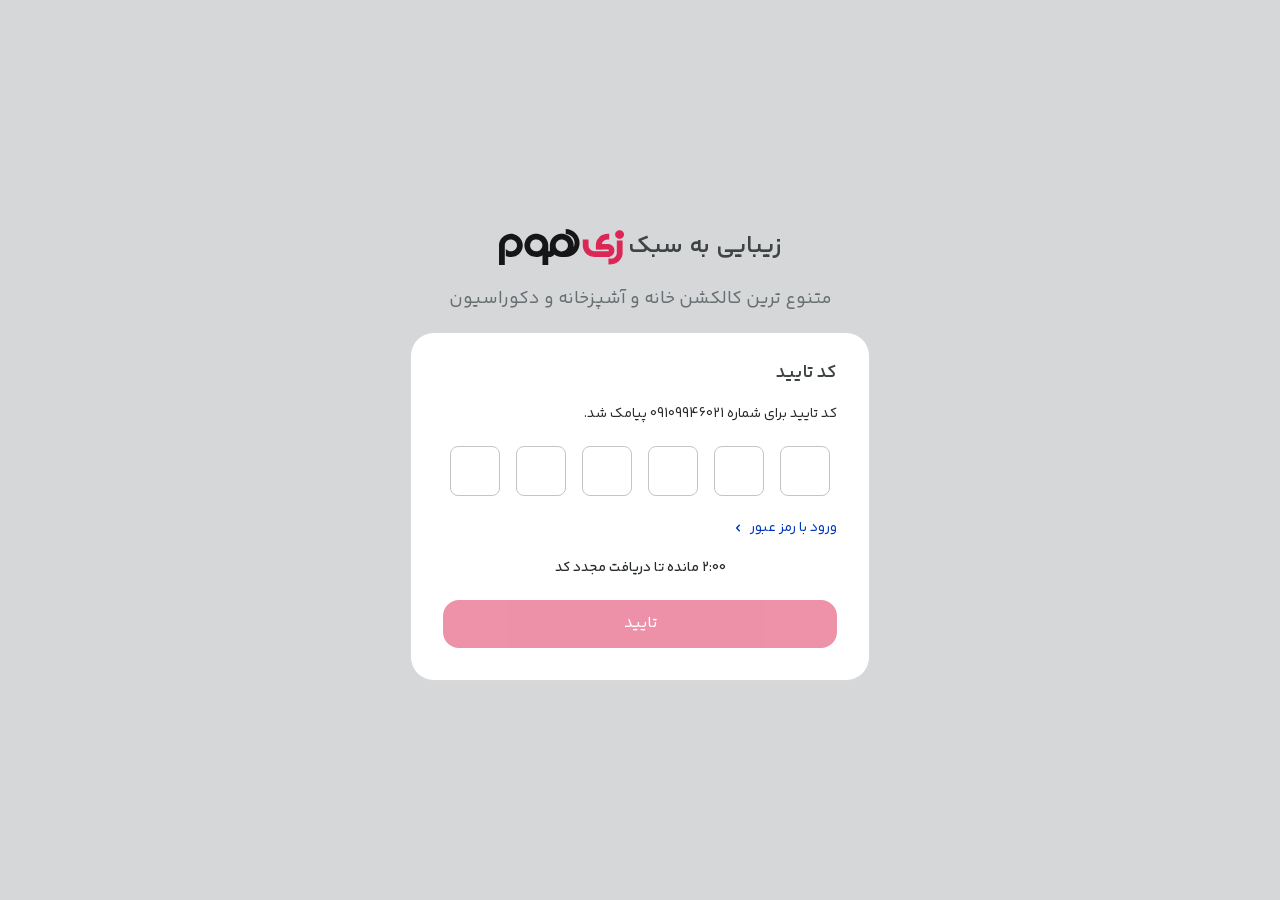
<file: code.html>
<!DOCTYPE html>
<html lang="fa" dir="rtl">

<head>
    <meta charset="UTF-8">
    <meta name="viewport" content="width=device-width, initial-scale=1.0">
    <title>login</title>
    <link rel="stylesheet" href="style/style.css">
</head>

<body>
    <main class="login">
        <div class="login-container">
            <div class="login-t">
                <div class="login-t-title-container">
                    <span>زیبایی به سبک</span>
                    <img src="images/Logo.svg" alt="">
                </div>
                <div class="login-t-text">
                    <span>متنوع ترین کالکشن خانه و آشپزخانه و دکوراسیون</span>
                </div>
            </div>
            <div class="login-b">
                <div class="login-b-title-container">
                    <span>کد تایید</span>
                </div>
                <div class="login-b-input-container">
                    <form action="">
                        <label for="">کد تایید برای شماره 09109946021 پیامک شد.</label>
                        <div class="enter-code-sms">
                            <input type="text" maxlength="1">
                            <input type="text" maxlength="1">
                            <input type="text" maxlength="1">
                            <input type="text" maxlength="1">
                            <input type="text" maxlength="1">
                            <input type="text" maxlength="1">
                        </div>
                        <span id="login-alert"></span>
                        <a href="#" class="enter-pass">
                            ورود با رمز عبور
                            <svg xmlns="http://www.w3.org/2000/svg" width="16" height="16" viewBox="0 0 16 16"
                                fill="none">
                                <path d="M9.335 5.333 6.668 8l2.667 2.667" stroke="#0038bc" stroke-width="1.5"
                                    stroke-linecap="round" stroke-linejoin="round"></path>
                            </svg>
                        </a>
                        <div class="timer-code">
                            <p>
                                <span>2:00</span>
                                مانده تا دریافت مجدد کد
                            </p>
                        </div>
                        <button id="login-btn" type="submit">تایید</button>
                    </form>
                </div>
            </div>
        </div>
    </main>
    <script src="js/code.js"></script>
</body>

</html>
</file>
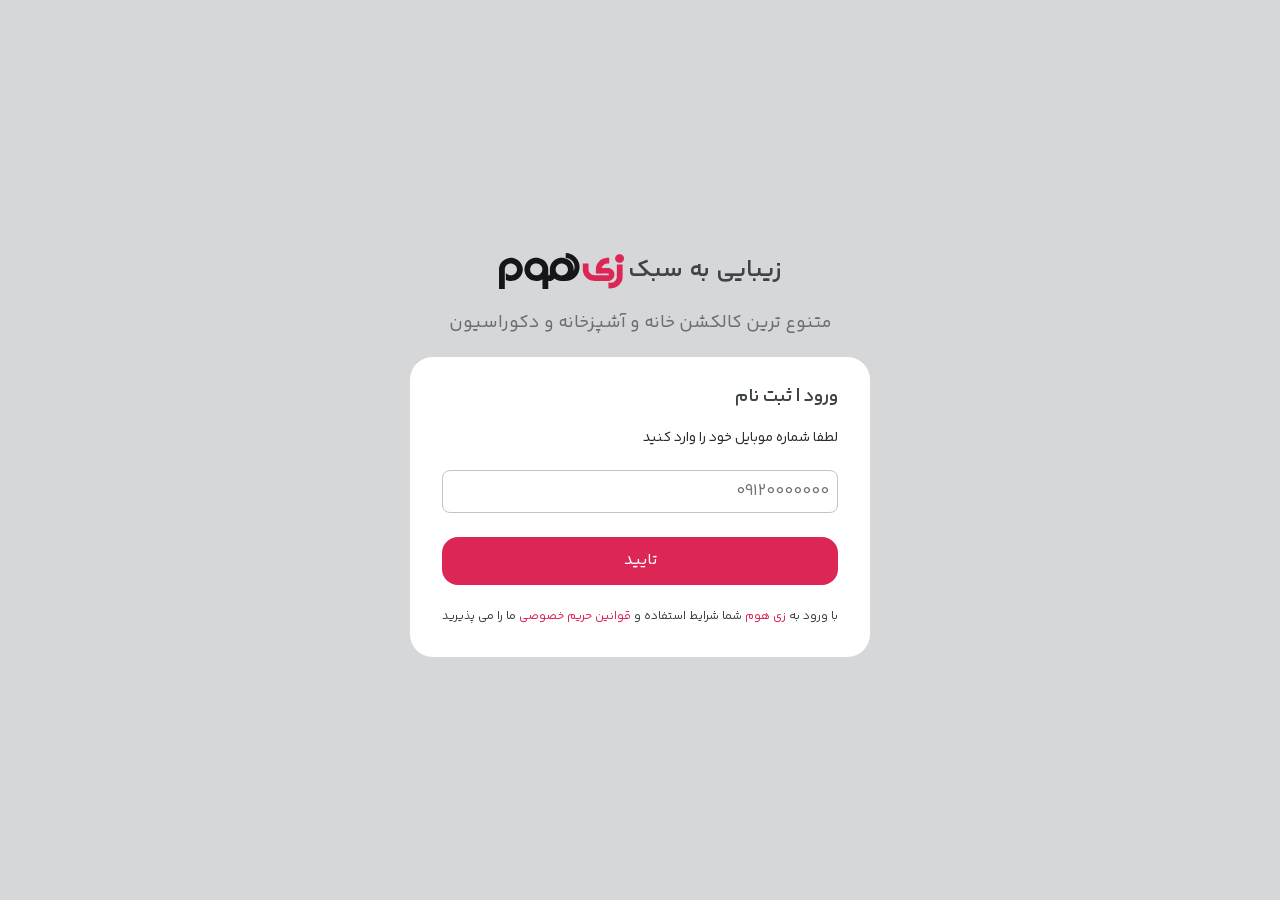
<file: login.html>
<!DOCTYPE html>
<html lang="fa" dir="rtl">

<head>
    <meta charset="UTF-8">
    <meta name="viewport" content="width=device-width, initial-scale=1.0">
    <title>login</title>
    <link rel="stylesheet" href="style/style.css">
</head>

<body>
    <main class="login">
        <div class="login-container">
            <div class="login-t">
                <div class="login-t-title-container">
                    <span>زیبایی به سبک</span>
                    <img src="images/Logo.svg" alt="">
                </div>
                <div class="login-t-text">
                    <span>متنوع ترین کالکشن خانه و آشپزخانه و دکوراسیون</span>
                </div>
            </div>
            <div class="login-b">
                <div class="login-b-title-container">
                    <span>ورود | ثبت نام</span>
                </div>
                <div class="login-b-input-container">
                    <form action="">
                        <label for="">لطفا شماره موبایل خود را وارد کنید</label>
                        <input type="tel" name="" maxlength="11" id="login-input" placeholder="09120000000">
                        <span id="login-alert"></span>
                        <button id="login-btn" type="submit">تایید</button>
                        <p>با ورود به <a href="#">زی هوم</a> شما شرایط استفاده و <a href="#">قوانین حریم خصوصی </a>ما را
                            می
                            پذیرید
                        </p>
                    </form>
                </div>
            </div>
        </div>
    </main>
    <script src="js/login.js"></script>
</body>

</html>
</file>
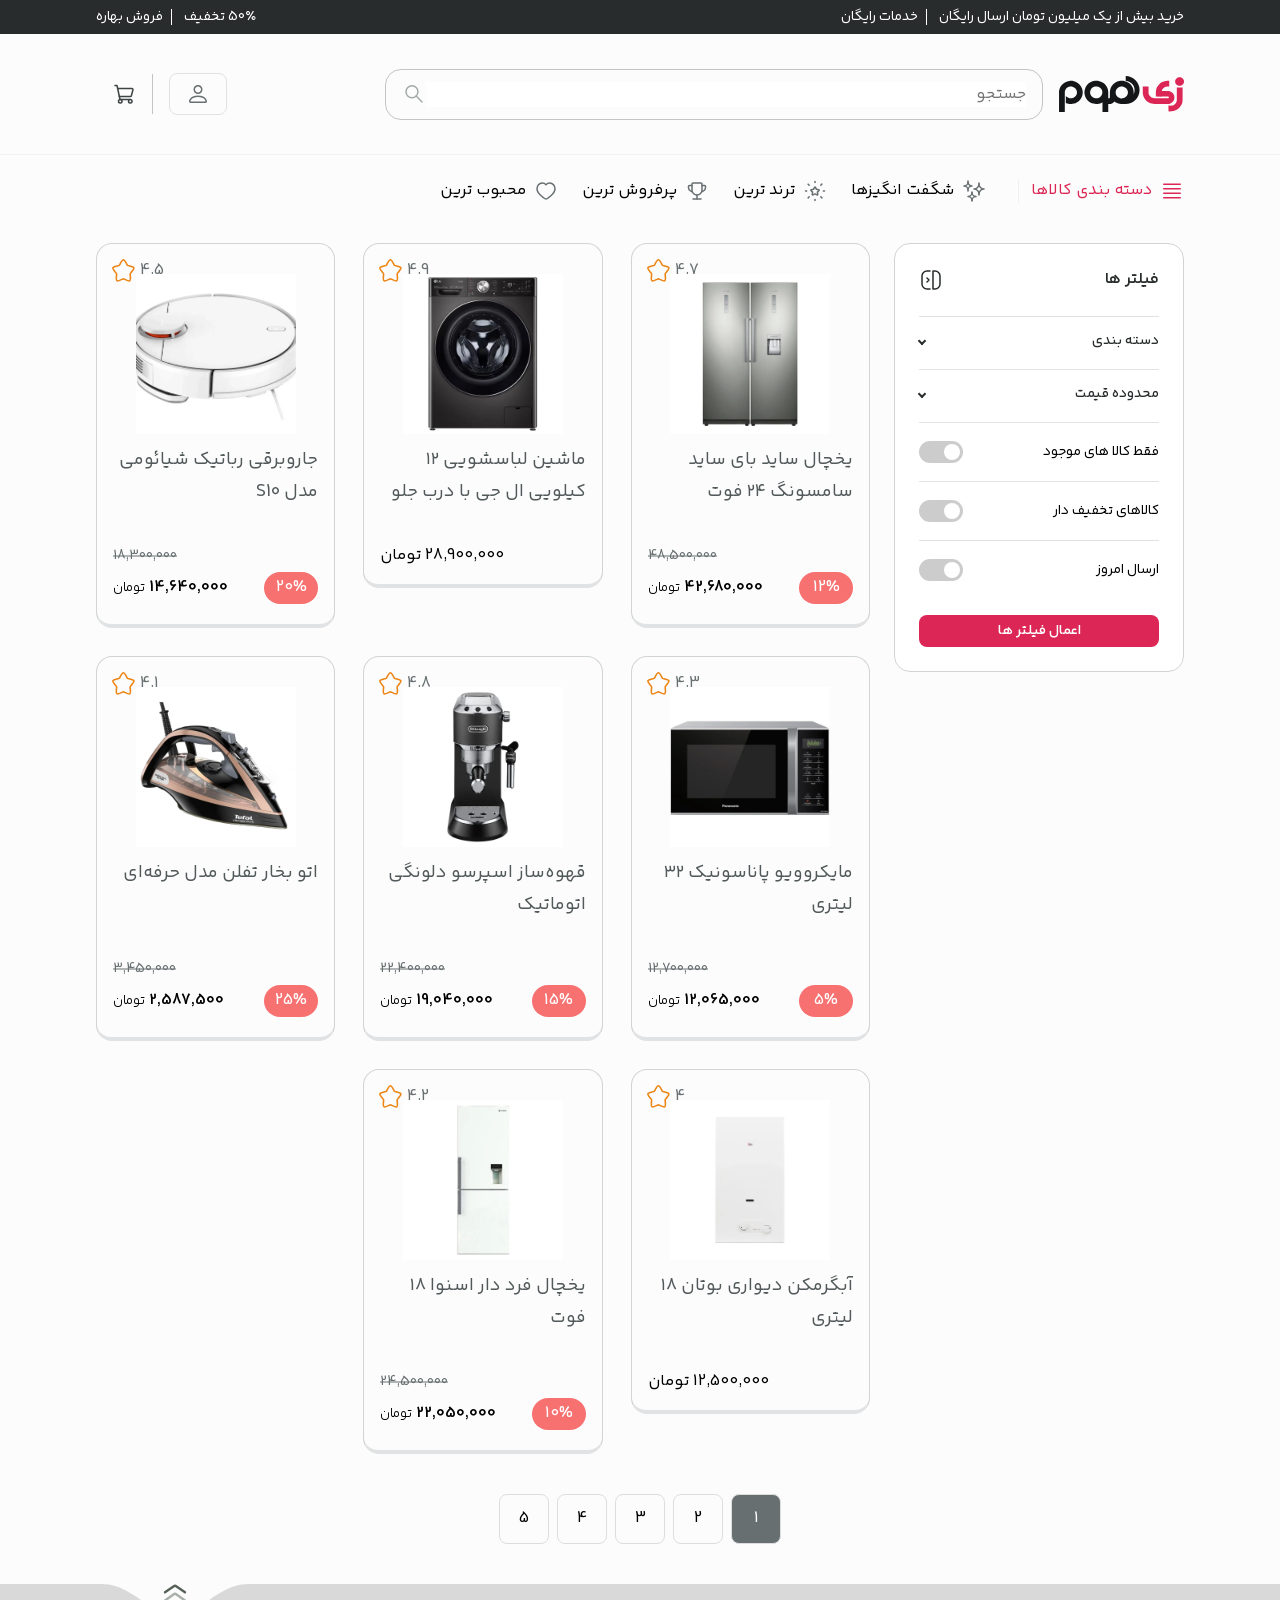
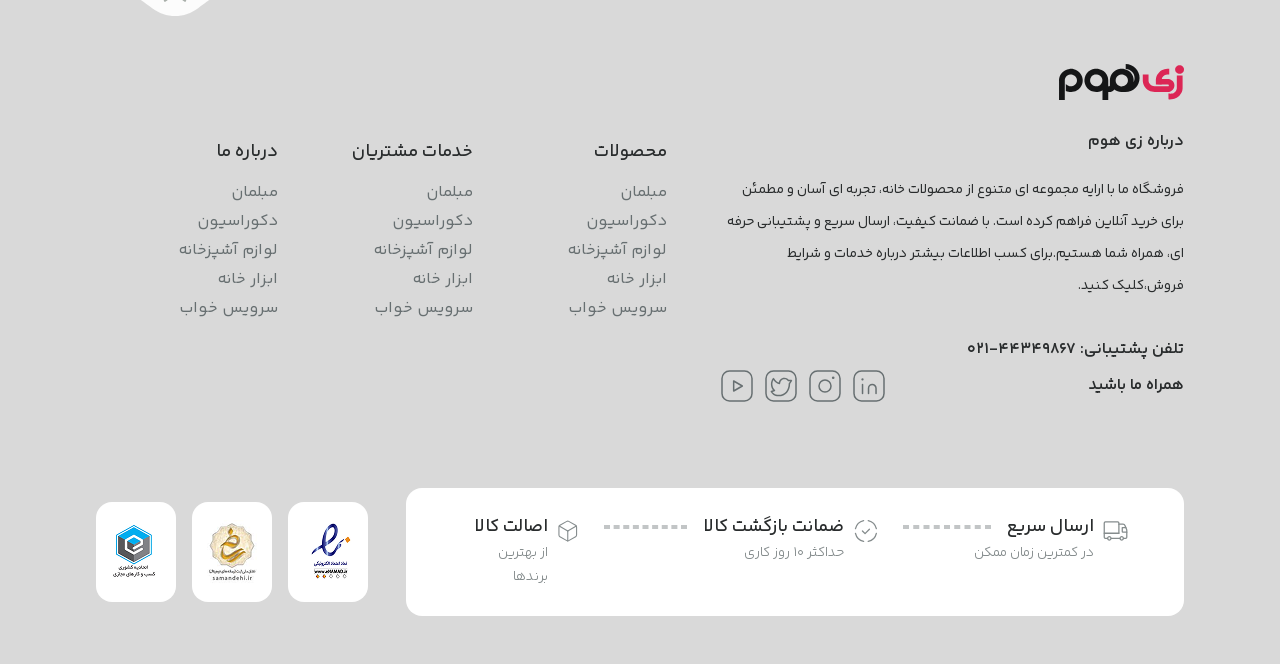
<file: shop.html>
<!DOCTYPE html>
<html lang="fa" dir="rtl">

<head>
    <meta charset="UTF-8">
    <meta name="viewport" content="width=device-width, initial-scale=1.0">
    <title>Document</title>
    <link rel="stylesheet" href="style/style.css">
    <link rel="stylesheet" href="style/shop.css">
</head>

<body>
    <!-- Header -->
    <header class="header">
        <div class="container-fluid">
            <!-- Top Header -->
            <div class="bg-header">
                <div class="container">
                    <div class="t-header">
                        <!-- Top Right Header -->
                        <div class="t-r-header">
                            <span>خرید بیش از یک میلیون تومان ارسال رایگان</span>
                            <span>خدمات رایگان</span>
                        </div>
                        <!-- Top Left Header -->
                        <div class="t-l-header">
                            <span>50٪ تخفیف</span>
                            <span>فروش بهاره</span>
                        </div>
                    </div>
                </div>
            </div>
            <!-- Main Header -->
            <div class="container">
                <!-- Main Header -->
                <div class="m-header">
                    <!-- Logo & Search -->
                    <div class="l-s-container">
                        <div class="logo-h">
                            <img src="images/Logo.svg" alt="">
                        </div>
                        <div class="search-h">
                            <form action="" method="get">
                                <input type="text" placeholder="جستجو ">
                                <button>
                                    <svg xmlns="http://www.w3.org/2000/svg" width="24" height="24" viewBox="0 0 24 24"
                                        fill="none">
                                        <path
                                            d="M14.1931 5.58187C16.525 7.91369 16.525 11.6943 14.1931 14.0261C11.8613 16.358 8.08069 16.358 5.74887 14.0261C3.41704 11.6943 3.41704 7.91369 5.74887 5.58187C8.08069 3.25005 11.8613 3.25005 14.1931 5.58187"
                                            stroke="#A4A9AA" stroke-width="1.5" stroke-linecap="round"
                                            stroke-linejoin="round" />
                                        <path d="M14.1499 14.06L19.9999 19.99" stroke="#A4A9AA" stroke-width="1.5"
                                            stroke-linecap="round" stroke-linejoin="round" />
                                    </svg>
                                </button>
                            </form>
                        </div>
                    </div>
                    <!-- Account & Cart -->
                    <div class="a-c-container">
                        <div class="account-icon">
                            <svg xmlns="http://www.w3.org/2000/svg" width="24" height="24" viewBox="0 0 24 24"
                                fill="none">
                                <path
                                    d="M12 12C14.4853 12 16.5 9.98528 16.5 7.5C16.5 5.01472 14.4853 3 12 3C9.51472 3 7.5 5.01472 7.5 7.5C7.5 9.98528 9.51472 12 12 12ZM15 7.5C15 9.15685 13.6569 10.5 12 10.5C10.3431 10.5 9 9.15685 9 7.5C9 5.84315 10.3431 4.5 12 4.5C13.6569 4.5 15 5.84315 15 7.5Z"
                                    fill="#676F71" />
                                <path
                                    d="M21 19.5C21 21 19.5 21 19.5 21H4.5C4.5 21 3 21 3 19.5C3 18 4.5 13.5 12 13.5C19.5 13.5 21 18 21 19.5ZM19.5 19.4948C19.4978 19.1246 19.2693 18.0157 18.2518 16.9982C17.2734 16.0198 15.4336 15 12 15C8.56632 15 6.72653 16.0198 5.74815 16.9982C4.73063 18.0157 4.50214 19.1246 4.5 19.4948H19.5Z"
                                    fill="#676F71" />
                            </svg>
                        </div>
                        <div class="nav-m-icon">
                            <svg xmlns="http://www.w3.org/2000/svg" width="24" height="24" viewBox="0 0 24 24"
                                fill="currentColor">
                                <path
                                    d="M21 7.75H3C2.59 7.75 2.25 7.41 2.25 7C2.25 6.59 2.59 6.25 3 6.25H21C21.41 6.25 21.75 6.59 21.75 7C21.75 7.41 21.41 7.75 21 7.75Z"
                                    fill="currentColor" />
                                <path
                                    d="M21 12.75H3C2.59 12.75 2.25 12.41 2.25 12C2.25 11.59 2.59 11.25 3 11.25H21C21.41 11.25 21.75 11.59 21.75 12C21.75 12.41 21.41 12.75 21 12.75Z"
                                    fill="currentColor" />
                                <path
                                    d="M21 17.75H3C2.59 17.75 2.25 17.41 2.25 17C2.25 16.59 2.59 16.25 3 16.25H21C21.41 16.25 21.75 16.59 21.75 17C21.75 17.41 21.41 17.75 21 17.75Z"
                                    fill="currentColor" />
                            </svg>
                        </div>
                        <div class="cart-icon">
                            <svg xmlns="http://www.w3.org/2000/svg" width="24" height="24" viewBox="0 0 24 24"
                                fill="none">
                                <path d="M8 17.5L5 3.5H3" stroke="#3E4344" stroke-width="1.5" stroke-linecap="round"
                                    stroke-linejoin="round" />
                                <path d="M8.25 17.5H18.25" stroke="#3E4344" stroke-width="1.5" stroke-linecap="round"
                                    stroke-linejoin="round" />
                                <circle cx="18.25" cy="19.25" r="1.75" stroke="#3E4344" stroke-width="1.5"
                                    stroke-linecap="round" stroke-linejoin="round" />
                                <circle cx="8.25" cy="19.25" r="1.75" stroke="#3E4344" stroke-width="1.5"
                                    stroke-linecap="round" stroke-linejoin="round" />
                                <path
                                    d="M5.64282 6.5H19.9994C20.3101 6.5 20.6031 6.64438 20.7924 6.89073C20.9817 7.13708 21.0457 7.45741 20.9657 7.75759L19.3662 13.7576C19.2495 14.1954 18.853 14.5 18.4 14.5H7.35712"
                                    stroke="#3E4344" stroke-width="1.5" stroke-linecap="round"
                                    stroke-linejoin="round" />
                            </svg>
                        </div>
                        <div class="off-canvas-nav">
                            <div class="h-off-canvas">
                                <div class="close-off-canvas">
                                    <svg xmlns="http://www.w3.org/2000/svg" width="24" height="24" viewBox="0 0 24 24"
                                        fill="currentColor">
                                        <path
                                            d="M9.16937 15.5801C8.97937 15.5801 8.78938 15.5101 8.63938 15.3601C8.34938 15.0701 8.34938 14.5901 8.63938 14.3001L14.2994 8.64011C14.5894 8.35011 15.0694 8.35011 15.3594 8.64011C15.6494 8.93011 15.6494 9.41011 15.3594 9.70011L9.69937 15.3601C9.55937 15.5101 9.35937 15.5801 9.16937 15.5801Z"
                                            fill="currentColor" />
                                        <path
                                            d="M14.8294 15.5801C14.6394 15.5801 14.4494 15.5101 14.2994 15.3601L8.63938 9.70011C8.34938 9.41011 8.34938 8.93011 8.63938 8.64011C8.92937 8.35011 9.40937 8.35011 9.69937 8.64011L15.3594 14.3001C15.6494 14.5901 15.6494 15.0701 15.3594 15.3601C15.2094 15.5101 15.0194 15.5801 14.8294 15.5801Z"
                                            fill="currentColor" />
                                        <path
                                            d="M15 22.75H9C3.57 22.75 1.25 20.43 1.25 15V9C1.25 3.57 3.57 1.25 9 1.25H15C20.43 1.25 22.75 3.57 22.75 9V15C22.75 20.43 20.43 22.75 15 22.75ZM9 2.75C4.39 2.75 2.75 4.39 2.75 9V15C2.75 19.61 4.39 21.25 9 21.25H15C19.61 21.25 21.25 19.61 21.25 15V9C21.25 4.39 19.61 2.75 15 2.75H9Z"
                                            fill="currentColor" />
                                    </svg>
                                </div>
                                <div class="off-canvas-search">
                                    <form action="" method="get">
                                        <input type="text" placeholder="جستجو ">
                                        <button>
                                            <svg xmlns="http://www.w3.org/2000/svg" width="24" height="24"
                                                viewBox="0 0 24 24" fill="none">
                                                <path
                                                    d="M14.1931 5.58187C16.525 7.91369 16.525 11.6943 14.1931 14.0261C11.8613 16.358 8.08069 16.358 5.74887 14.0261C3.41704 11.6943 3.41704 7.91369 5.74887 5.58187C8.08069 3.25005 11.8613 3.25005 14.1931 5.58187"
                                                    stroke="#A4A9AA" stroke-width="1.5" stroke-linecap="round"
                                                    stroke-linejoin="round"></path>
                                                <path d="M14.1499 14.06L19.9999 19.99" stroke="#A4A9AA"
                                                    stroke-width="1.5" stroke-linecap="round" stroke-linejoin="round">
                                                </path>
                                            </svg>
                                        </button>
                                    </form>
                                </div>
                            </div>
                            <div class="b-off-canvas">
                                <div class="menu-off-canvas">
                                    <!-- Nav Category Mobile -->
                                    <ul class="nav-m-mega-menu">
                                        <li>
                                            <a href="#">
                                                <svg xmlns="http://www.w3.org/2000/svg" width="24" height="24"
                                                    viewBox="0 0 24 24" fill="currentColor">
                                                    <path fill-rule="evenodd" clip-rule="evenodd"
                                                        d="M3 18.75C3 18.3358 3.33579 18 3.75 18H20.25C20.6642 18 21 18.3358 21 18.75C21 19.1642 20.6642 19.5 20.25 19.5H3.75C3.33579 19.5 3 19.1642 3 18.75Z">
                                                    </path>
                                                    <path fill-rule="evenodd" clip-rule="evenodd"
                                                        d="M3 14.25C3 13.8358 3.33579 13.5 3.75 13.5H20.25C20.6642 13.5 21 13.8358 21 14.25C21 14.6642 20.6642 15 20.25 15H3.75C3.33579 15 3 14.6642 3 14.25Z">
                                                    </path>
                                                    <path fill-rule="evenodd" clip-rule="evenodd"
                                                        d="M3 9.75C3 9.33579 3.33579 9 3.75 9H20.25C20.6642 9 21 9.33579 21 9.75C21 10.1642 20.6642 10.5 20.25 10.5H3.75C3.33579 10.5 3 10.1642 3 9.75Z">
                                                    </path>
                                                    <path fill-rule="evenodd" clip-rule="evenodd"
                                                        d="M3 5.25C3 4.83579 3.33579 4.5 3.75 4.5H20.25C20.6642 4.5 21 4.83579 21 5.25C21 5.66421 20.6642 6 20.25 6H3.75C3.33579 6 3 5.66421 3 5.25Z">
                                                    </path>
                                                </svg>
                                                دسته بندی ها
                                            </a>
                                            <svg xmlns="http://www.w3.org/2000/svg" width="24" height="24"
                                                viewBox="0 0 24 24" fill="currentColor">
                                                <path
                                                    d="M11.9995 16.8001C11.2995 16.8001 10.5995 16.5301 10.0695 16.0001L3.54953 9.48014C3.25953 9.19014 3.25953 8.71014 3.54953 8.42014C3.83953 8.13014 4.31953 8.13014 4.60953 8.42014L11.1295 14.9401C11.6095 15.4201 12.3895 15.4201 12.8695 14.9401L19.3895 8.42014C19.6795 8.13014 20.1595 8.13014 20.4495 8.42014C20.7395 8.71014 20.7395 9.19014 20.4495 9.48014L13.9295 16.0001C13.3995 16.5301 12.6995 16.8001 11.9995 16.8001Z"
                                                    fill="currentColor" />
                                            </svg>
                                            <ul></ul>
                                        </li>
                                    </ul>
                                    <!-- Nav Mobile -->
                                    <ul>
                                        <li>
                                            <a href="#">
                                                <svg xmlns="http://www.w3.org/2000/svg" width="24" height="24"
                                                    viewBox="0 0 24 24" fill="none">
                                                    <path fill-rule="evenodd" clip-rule="evenodd"
                                                        d="M5.99776 2.99622C5.99776 5.20628 4.20615 6.99788 1.99609 6.99788C4.20615 6.99788 5.99776 8.78949 5.99776 10.9995C5.99776 8.78949 7.78937 6.99788 9.99943 6.99788C7.78937 6.99788 5.99776 5.20628 5.99776 2.99622Z"
                                                        stroke="#676F71" stroke-width="1.5" stroke-linecap="round"
                                                        stroke-linejoin="round"></path>
                                                    <path fill-rule="evenodd" clip-rule="evenodd"
                                                        d="M17.0021 15.0012C17.0021 12.2387 14.7626 9.99915 12 9.99915C14.7626 9.99915 17.0021 7.75964 17.0021 4.99707C17.0021 7.75964 19.2416 9.99915 22.0042 9.99915C19.2416 9.99915 17.0021 12.2387 17.0021 15.0012Z"
                                                        stroke="#676F71" stroke-width="1.5" stroke-linecap="round"
                                                        stroke-linejoin="round"></path>
                                                    <path d="M17.0022 15.0012V16.0016" stroke="#676F71"
                                                        stroke-width="1.5" stroke-linecap="round"
                                                        stroke-linejoin="round"></path>
                                                    <path d="M17.0022 4.99706V3.99664" stroke="#676F71"
                                                        stroke-width="1.5" stroke-linecap="round"
                                                        stroke-linejoin="round"></path>
                                                    <path d="M9.99923 21.0037V22.0041" stroke="#676F71"
                                                        stroke-width="1.5" stroke-linecap="round"
                                                        stroke-linejoin="round"></path>
                                                    <path d="M9.99923 14.0008V13.0004" stroke="#676F71"
                                                        stroke-width="1.5" stroke-linecap="round"
                                                        stroke-linejoin="round"></path>
                                                    <path d="M5.99777 10.9996V12" stroke="#676F71" stroke-width="1.5"
                                                        stroke-linecap="round" stroke-linejoin="round"></path>
                                                    <path d="M5.99777 1.99585V2.99627" stroke="#676F71"
                                                        stroke-width="1.5" stroke-linecap="round"
                                                        stroke-linejoin="round"></path>
                                                    <path fill-rule="evenodd" clip-rule="evenodd"
                                                        d="M9.99923 13.5006C9.99923 15.7107 8.20762 17.5023 5.99756 17.5023C8.20762 17.5023 9.99923 19.2939 9.99923 21.5039C9.99923 19.2939 11.7908 17.5023 14.0009 17.5023C11.7908 17.5023 9.99923 15.7107 9.99923 13.5006Z"
                                                        stroke="#676F71" stroke-width="1.5" stroke-linecap="round"
                                                        stroke-linejoin="round"></path>
                                                </svg>
                                                شگفت انگیزها
                                            </a>
                                        </li>
                                        <li>
                                            <a href="#">
                                                <svg xmlns="http://www.w3.org/2000/svg" width="24" height="24"
                                                    viewBox="0 0 24 24" fill="none">
                                                    <path fill-rule="evenodd" clip-rule="evenodd"
                                                        d="M11.9992 14.884L14.0052 15.938C14.3952 16.143 14.8522 15.812 14.7772 15.377L14.3942 13.144L16.0172 11.564C16.3332 11.256 16.1592 10.719 15.7222 10.656L13.4802 10.33L12.4772 8.297C12.2822 7.901 11.7182 7.901 11.5222 8.297L10.5202 10.33L8.27824 10.656C7.84124 10.719 7.66724 11.256 7.98324 11.564L9.60624 13.144L9.22324 15.377C9.14824 15.812 9.60524 16.143 9.99524 15.938L12.0012 14.884H11.9992V14.884Z"
                                                        stroke="#676F71" stroke-width="1.5" stroke-linecap="round"
                                                        stroke-linejoin="round"></path>
                                                    <path d="M21.4999 12H20.3999" stroke="#676F71" stroke-width="1.5"
                                                        stroke-linecap="round" stroke-linejoin="round"></path>
                                                    <path d="M3.6 12H2.5" stroke="#676F71" stroke-width="1.5"
                                                        stroke-linecap="round" stroke-linejoin="round"></path>
                                                    <path d="M18.8601 5.14001L17.8101 6.19001" stroke="#676F71"
                                                        stroke-width="1.5" stroke-linecap="round"
                                                        stroke-linejoin="round"></path>
                                                    <path d="M5.16016 18.89L6.22016 17.83" stroke="#676F71"
                                                        stroke-width="1.5" stroke-linecap="round"
                                                        stroke-linejoin="round"></path>
                                                    <path d="M5.14014 5.15997L6.19014 6.21997" stroke="#676F71"
                                                        stroke-width="1.5" stroke-linecap="round"
                                                        stroke-linejoin="round"></path>
                                                    <path d="M18.8901 18.86L17.8301 17.81" stroke="#676F71"
                                                        stroke-width="1.5" stroke-linecap="round"
                                                        stroke-linejoin="round"></path>
                                                    <path d="M12 20.44V21.5" stroke="#676F71" stroke-width="1.5"
                                                        stroke-linecap="round" stroke-linejoin="round"></path>
                                                    <path d="M12 2.5V3.56" stroke="#676F71" stroke-width="1.5"
                                                        stroke-linecap="round" stroke-linejoin="round"></path>
                                                </svg>
                                                ترند ترین
                                            </a>
                                        </li>
                                        <li>
                                            <a href="#">
                                                <svg xmlns="http://www.w3.org/2000/svg" width="24" height="24"
                                                    viewBox="0 0 24 24" fill="none">
                                                    <path fill-rule="evenodd" clip-rule="evenodd"
                                                        d="M8 4H16C16.5523 4 17 4.44772 17 5V11C17 13.7614 14.7614 16 12 16V16C9.23858 16 7 13.7614 7 11V5C7 4.44772 7.44772 4 8 4Z"
                                                        stroke="#676F71" stroke-width="1.5" stroke-linecap="round"
                                                        stroke-linejoin="round"></path>
                                                    <path
                                                        d="M16.6733 12.7801L18.5653 11.8341C19.7511 11.2412 20.5001 10.0293 20.5001 8.70361V7.3667C20.5001 6.88345 20.1084 6.4917 19.6251 6.4917H17.0001"
                                                        stroke="#676F71" stroke-width="1.5" stroke-linecap="round"
                                                        stroke-linejoin="round"></path>
                                                    <path d="M12 20V16" stroke="#676F71" stroke-width="1.5"
                                                        stroke-linecap="round" stroke-linejoin="round"></path>
                                                    <path d="M16 20H8" stroke="#676F71" stroke-width="1.5"
                                                        stroke-linecap="round" stroke-linejoin="round"></path>
                                                    <path
                                                        d="M7.32677 12.7801L5.43477 11.8341C4.24903 11.2412 3.50001 10.0293 3.5 8.70361V7.3667C3.5 6.88345 3.89175 6.4917 4.375 6.4917H7"
                                                        stroke="#676F71" stroke-width="1.5" stroke-linecap="round"
                                                        stroke-linejoin="round"></path>
                                                </svg>
                                                پرفروش ترین
                                            </a>
                                        </li>
                                        <li>
                                            <a href="#">
                                                <svg xmlns="http://www.w3.org/2000/svg" width="24" height="24"
                                                    viewBox="0 0 24 24" fill="none">
                                                    <path fill-rule="evenodd" clip-rule="evenodd"
                                                        d="M15.696 4C18.871 4 21 6.98 21 9.755C21 15.388 12.161 20 12 20C11.839 20 3 15.388 3 9.755C3 6.98 5.129 4 8.304 4C10.119 4 11.311 4.905 12 5.711C12.689 4.905 13.881 4 15.696 4Z"
                                                        stroke="#676F71" stroke-width="1.5" stroke-linecap="round"
                                                        stroke-linejoin="round"></path>
                                                </svg>
                                                محبوب ترین
                                            </a>
                                        </li>
                                    </ul>
                                </div>
                            </div>
                        </div>
                    </div>
                </div>
            </div>
            <!-- Nav -->
            <div class="nav-container">
                <div class="container">
                    <div class="nav">
                        <nav>
                            <ul class="mega-menu">
                                <li>
                                    <a href="#">
                                        <svg xmlns="http://www.w3.org/2000/svg" width="24" height="24"
                                            viewBox="0 0 24 24" fill="currentColor">
                                            <path fill-rule="evenodd" clip-rule="evenodd"
                                                d="M3 18.75C3 18.3358 3.33579 18 3.75 18H20.25C20.6642 18 21 18.3358 21 18.75C21 19.1642 20.6642 19.5 20.25 19.5H3.75C3.33579 19.5 3 19.1642 3 18.75Z" />
                                            <path fill-rule="evenodd" clip-rule="evenodd"
                                                d="M3 14.25C3 13.8358 3.33579 13.5 3.75 13.5H20.25C20.6642 13.5 21 13.8358 21 14.25C21 14.6642 20.6642 15 20.25 15H3.75C3.33579 15 3 14.6642 3 14.25Z" />
                                            <path fill-rule="evenodd" clip-rule="evenodd"
                                                d="M3 9.75C3 9.33579 3.33579 9 3.75 9H20.25C20.6642 9 21 9.33579 21 9.75C21 10.1642 20.6642 10.5 20.25 10.5H3.75C3.33579 10.5 3 10.1642 3 9.75Z" />
                                            <path fill-rule="evenodd" clip-rule="evenodd"
                                                d="M3 5.25C3 4.83579 3.33579 4.5 3.75 4.5H20.25C20.6642 4.5 21 4.83579 21 5.25C21 5.66421 20.6642 6 20.25 6H3.75C3.33579 6 3 5.66421 3 5.25Z" />
                                        </svg>
                                        دسته بندی کالاها
                                    </a>
                                    <div class="pishro-megamenu">
                                        <ul>
                                            <li>
                                                <a href="#">
                                                    <svg xmlns="http://www.w3.org/2000/svg" width="24" height="24"
                                                        viewBox="0 0 24 24" fill="none">
                                                        <path d="M5 18.196V21" stroke="currentColor" stroke-width="1.5"
                                                            stroke-linecap="round" stroke-linejoin="round" />
                                                        <path d="M19 18.196V21" stroke="currentColor" stroke-width="1.5"
                                                            stroke-linecap="round" stroke-linejoin="round" />
                                                        <path
                                                            d="M20 11V8C20 6.89543 19.1046 6 18 6H6C4.89543 6 4 6.89543 4 8V11"
                                                            stroke="currentColor" stroke-width="1.5"
                                                            stroke-linecap="round" stroke-linejoin="round" />
                                                        <path fill-rule="evenodd" clip-rule="evenodd"
                                                            d="M16 15H8C6.89543 15 6 14.1046 6 13V13C6 11.8954 5.10457 11 4 11V11C2.89543 11 2 11.8954 2 13V13C2 16.3137 4.68629 19 8 19H16C19.3137 19 22 16.3137 22 13V13C22 11.8954 21.1046 11 20 11V11C18.8954 11 18 11.8954 18 13V13C18 14.1046 17.1046 15 16 15Z"
                                                            stroke="currentColor" stroke-width="1.5"
                                                            stroke-linecap="round" stroke-linejoin="round" />
                                                    </svg>
                                                    مبلمان
                                                </a>
                                                <ul>
                                                    <li><a href="#">قهوه ساز خانگی</a>
                                                        <ul>
                                                            <li><a href="#">قهوه ساز بوش</a> </li>
                                                            <li><a href="#">قهوه ساز سیسیلی</a> </li>
                                                            <li><a href="#">قهوه ساز فکر</a> </li>
                                                            <li><a href="#">قهوه ساز مباشی</a> </li>
                                                        </ul>
                                                    </li>
                                                    <li><a href="#">قهوه ساز صنعتی</a>
                                                        <ul>
                                                            <li><a href="#">قهوه ساز بیزرا</a> </li>
                                                            <li><a href="#">قهوه ساز سیسیلی</a> </li>
                                                            <li><a href="#">قهوه ساز فکر</a> </li>
                                                            <li><a href="#">قهوه ساز مباشی</a> </li>
                                                        </ul>
                                                    </li>
                                                    <li><a href="#">قهوه ساز کپسولی</a>
                                                        <ul>
                                                            <li><a href="#">قهوه ساز پیتالسازی</a> </li>
                                                            <li><a href="#">قهوه ساز سیسیلی</a> </li>
                                                            <li><a href="#">قهوه ساز فکر</a> </li>
                                                            <li><a href="#">قهوه ساز مباشی</a> </li>
                                                        </ul>
                                                    </li>
                                                    <li><a href="#">قهوه ساز مسافرتی</a>
                                                        <ul>
                                                            <li><a href="#">قهوه ساز پیپاموکا</a> </li>
                                                            <li><a href="#">قهوه ساز سیسیلی</a> </li>
                                                            <li><a href="#">قهوه ساز فکر</a> </li>
                                                            <li><a href="#">قهوه ساز مباشی</a> </li>
                                                        </ul>
                                                    </li>
                                                </ul>
                                            </li>
                                            <li>
                                                <a href="#">
                                                    <svg xmlns="http://www.w3.org/2000/svg" width="24" height="24"
                                                        viewBox="0 0 24 24" fill="none">
                                                        <path d="M17 21L18.0001 14" stroke="currentColor"
                                                            stroke-width="1.5" stroke-linecap="round"
                                                            stroke-linejoin="round" />
                                                        <path
                                                            d="M21.5002 14H18.0002C15.6686 10.8114 14.4399 6.94968 14.5002 3"
                                                            stroke="currentColor" stroke-width="1.5"
                                                            stroke-linecap="round" stroke-linejoin="round" />
                                                        <path d="M7.50007 21L6.5 14" stroke="currentColor"
                                                            stroke-width="1.5" stroke-linecap="round"
                                                            stroke-linejoin="round" />
                                                        <path d="M3 14H6.49994C8.83153 10.8114 10.0603 6.94968 10 3"
                                                            stroke="currentColor" stroke-width="1.5"
                                                            stroke-linecap="round" stroke-linejoin="round" />
                                                        <path
                                                            d="M3 21V5C3 3.89543 3.89543 3 5 3H19.5C20.6046 3 21.5 3.89543 21.5 5V21"
                                                            stroke="currentColor" stroke-width="1.5"
                                                            stroke-linecap="round" stroke-linejoin="round" />
                                                        <path d="M22.5 21H1.5" stroke="currentColor" stroke-width="1.5"
                                                            stroke-linecap="round" stroke-linejoin="round" />
                                                        <path d="M17 17H7" stroke="currentColor" stroke-width="1.5"
                                                            stroke-linecap="round" stroke-linejoin="round" />
                                                    </svg>
                                                    دکوراسیون داخلی
                                                </a>
                                            </li>
                                            <li>
                                                <a href="#">
                                                    <svg xmlns="http://www.w3.org/2000/svg" width="24" height="24"
                                                        viewBox="0 0 24 24" fill="none">
                                                        <path d="M5 4.15997H3" stroke="currentColor" stroke-width="1.5"
                                                            stroke-linecap="round" stroke-linejoin="round" />
                                                        <path d="M21 4.15997H19" stroke="currentColor"
                                                            stroke-width="1.5" stroke-linecap="round"
                                                            stroke-linejoin="round" />
                                                        <path d="M4 21H20" stroke="currentColor" stroke-width="1.5"
                                                            stroke-linecap="round" stroke-linejoin="round" />
                                                        <path fill-rule="evenodd" clip-rule="evenodd"
                                                            d="M6 3H18C18.5523 3 19 3.44772 19 4V10C19 11.6569 17.6569 13 16 13H8C6.34315 13 5 11.6569 5 10V4C5 3.44772 5.44772 3 6 3Z"
                                                            stroke="currentColor" stroke-width="1.5"
                                                            stroke-linecap="round" stroke-linejoin="round" />
                                                        <path d="M6 18V17" stroke="currentColor" stroke-width="1.5"
                                                            stroke-linecap="round" stroke-linejoin="round" />
                                                        <path d="M9 18V16" stroke="currentColor" stroke-width="1.5"
                                                            stroke-linecap="round" stroke-linejoin="round" />
                                                        <path d="M12 18V17" stroke="currentColor" stroke-width="1.5"
                                                            stroke-linecap="round" stroke-linejoin="round" />
                                                        <path d="M15 18V16" stroke="currentColor" stroke-width="1.5"
                                                            stroke-linecap="round" stroke-linejoin="round" />
                                                        <path d="M18 18V17" stroke="currentColor" stroke-width="1.5"
                                                            stroke-linecap="round" stroke-linejoin="round" />
                                                    </svg>
                                                    لوازم آشپزخانه</a>
                                                <ul>
                                                    <li><a href="#">مربوط به خانگی</a>
                                                        <ul>
                                                            <li><a href="#">مورد اول خانگی</a> </li>
                                                            <li><a href="#">قهوه ساز سیسیلی</a> </li>
                                                            <li><a href="#">قهوه ساز فکر</a> </li>
                                                            <li><a href="#">قهوه ساز مباشی</a> </li>
                                                        </ul>
                                                    </li>
                                                    <li><a href="#">قهوه ساز صنعتی</a>
                                                        <ul>
                                                            <li><a href="#">قهوه ساز بیزرا</a> </li>
                                                            <li><a href="#">قهوه ساز سیسیلی</a> </li>
                                                            <li><a href="#">قهوه ساز فکر</a> </li>
                                                            <li><a href="#">قهوه ساز مباشی</a> </li>
                                                        </ul>
                                                    </li>
                                                    <li><a href="#">قهوه ساز کپسولی</a>
                                                        <ul>
                                                            <li><a href="#">قهوه ساز پیتالسازی</a> </li>
                                                            <li><a href="#">قهوه ساز سیسیلی</a> </li>
                                                            <li><a href="#">قهوه ساز فکر</a> </li>
                                                            <li><a href="#">قهوه ساز مباشی</a> </li>
                                                        </ul>
                                                    </li>
                                                    <li><a href="#">قهوه ساز مسافرتی</a>
                                                        <ul>
                                                            <li><a href="#">قهوه ساز پیپاموکا</a> </li>
                                                            <li><a href="#">قهوه ساز سیسیلی</a> </li>
                                                            <li><a href="#">قهوه ساز فکر</a> </li>
                                                            <li><a href="#">قهوه ساز مباشی</a> </li>
                                                        </ul>
                                                    </li>
                                                </ul>
                                            </li>
                                            <li>
                                                <a href="#">
                                                    <svg xmlns="http://www.w3.org/2000/svg" width="24" height="24"
                                                        viewBox="0 0 24 24" fill="none">
                                                        <path fill-rule="evenodd" clip-rule="evenodd"
                                                            d="M14.5268 9.12H11.4738C10.7908 9.12 10.3088 8.451 10.5248 7.804V7.804C10.8598 6.798 11.8008 6.12 12.8608 6.12H13.1388C14.1988 6.12 15.1398 6.798 15.4748 7.804V7.804C15.6908 8.451 15.2088 9.12 14.5268 9.12V9.12Z"
                                                            stroke="currentColor" stroke-width="1.5"
                                                            stroke-linecap="round" stroke-linejoin="round" />
                                                        <path
                                                            d="M6.99278 13.263H3.99978C3.38578 13.263 2.91678 13.811 3.01178 14.417L3.35578 16.617C3.65978 18.565 5.33678 20 7.30778 20H16.6918C18.6628 20 20.3398 18.565 20.6438 16.618L20.9878 14.418C21.0828 13.812 20.6138 13.264 19.9998 13.264H12.2628"
                                                            stroke="currentColor" stroke-width="1.5"
                                                            stroke-linecap="round" stroke-linejoin="round" />
                                                        <path
                                                            d="M13 6.12V6C13 4.343 14.343 3 16 3V3C17.657 3 19 4.343 19 6V13.263"
                                                            stroke="currentColor" stroke-width="1.5"
                                                            stroke-linecap="round" stroke-linejoin="round" />
                                                        <path fill-rule="evenodd" clip-rule="evenodd"
                                                            d="M10.158 17.263H9.105C7.943 17.263 7 16.321 7 15.158V13.153C7 12.516 7.516 12 8.153 12H11.11C11.747 12 12.263 12.516 12.263 13.153V15.158C12.263 16.321 11.321 17.263 10.158 17.263Z"
                                                            stroke="currentColor" stroke-width="1.5"
                                                            stroke-linecap="round" stroke-linejoin="round" />
                                                        <path d="M6.04 19.8L5 21" stroke="currentColor"
                                                            stroke-width="1.5" stroke-linecap="round"
                                                            stroke-linejoin="round" />
                                                        <path d="M19 21L17.96 19.8" stroke="currentColor"
                                                            stroke-width="1.5" stroke-linecap="round"
                                                            stroke-linejoin="round" />
                                                    </svg>
                                                    سرویس خواب و حمام</a>

                                                <ul>
                                                    <li><a href="#">قهوه ساز خانگی</a>
                                                        <ul>
                                                            <li><a href="#">قهوه ساز بوش</a> </li>
                                                            <li><a href="#">قهوه ساز سیسیلی</a> </li>
                                                            <li><a href="#">قهوه ساز فکر</a> </li>
                                                            <li><a href="#">قهوه ساز مباشی</a> </li>
                                                        </ul>
                                                    </li>
                                                    <li><a href="#">قهوه ساز صنعتی</a>
                                                        <ul>
                                                            <li><a href="#">قهوه ساز بیزرا</a> </li>
                                                            <li><a href="#">قهوه ساز سیسیلی</a> </li>
                                                            <li><a href="#">قهوه ساز فکر</a> </li>
                                                            <li><a href="#">قهوه ساز مباشی</a> </li>
                                                        </ul>
                                                    </li>
                                                    <li><a href="#">قهوه ساز کپسولی</a>

                                                    </li>
                                                    <li><a href="#">قهوه ساز مسافرتی</a>

                                                    </li>
                                                </ul>
                                            </li>
                                            <li>
                                                <a href="#">
                                                    <svg xmlns="http://www.w3.org/2000/svg" width="24" height="24"
                                                        viewBox="0 0 24 24" fill="none">
                                                        <path d="M12 21V10" stroke="currentColor" stroke-width="1.5"
                                                            stroke-linecap="round" stroke-linejoin="round" />
                                                        <path
                                                            d="M16 7L15.2279 9.31623C15.0918 9.72457 14.7097 10 14.2792 10H9.72076C9.29033 10 8.90819 9.72457 8.77208 9.31623L8 7"
                                                            stroke="currentColor" stroke-width="1.5"
                                                            stroke-linecap="round" stroke-linejoin="round" />
                                                        <path d="M7 21H17" stroke="currentColor" stroke-width="1.5"
                                                            stroke-linecap="round" stroke-linejoin="round" />
                                                        <path d="M10.5 14H13.5" stroke="currentColor" stroke-width="1.5"
                                                            stroke-linecap="round" stroke-linejoin="round" />
                                                        <path d="M10.5 17H13.5" stroke="currentColor" stroke-width="1.5"
                                                            stroke-linecap="round" stroke-linejoin="round" />
                                                        <rect x="5.5" y="3" width="13" height="4" rx="2"
                                                            stroke="currentColor" stroke-width="1.5"
                                                            stroke-linecap="round" stroke-linejoin="round" />
                                                    </svg>
                                                    نور پردازی و روشنایی</a>
                                            </li>
                                            <li>
                                                <a href="#">
                                                    <svg xmlns="http://www.w3.org/2000/svg" width="24" height="24"
                                                        viewBox="0 0 24 24" fill="none">
                                                        <path fill-rule="evenodd" clip-rule="evenodd"
                                                            d="M21 16.041V7.95902C21 7.24402 20.619 6.58402 20 6.22702L13 2.18602C12.381 1.82902 11.619 1.82902 11 2.18602L4 6.22602C3.381 6.58402 3 7.24402 3 7.95902V16.042C3 16.757 3.381 17.417 4 17.774L11 21.815C11.619 22.172 12.381 22.172 13 21.815L20 17.774C20.619 17.416 21 16.756 21 16.041Z"
                                                            stroke="currentColor" stroke-width="1.5"
                                                            stroke-linecap="round" stroke-linejoin="round" />
                                                        <path d="M12 22.08V12" stroke="currentColor" stroke-width="1.5"
                                                            stroke-linecap="round" stroke-linejoin="round" />
                                                        <path d="M12 12L20.73 6.96002" stroke="currentColor"
                                                            stroke-width="1.5" stroke-linecap="round"
                                                            stroke-linejoin="round" />
                                                        <path d="M3.27002 6.96002L12 12" stroke="currentColor"
                                                            stroke-width="1.5" stroke-linecap="round"
                                                            stroke-linejoin="round" />
                                                    </svg>
                                                    لوازم سازماندهی</a>
                                            </li>
                                            <li>
                                                <a href="#">
                                                    <svg xmlns="http://www.w3.org/2000/svg" width="24" height="24"
                                                        viewBox="0 0 24 24" fill="none">
                                                        <path
                                                            d="M5.74002 11.26L2.80002 8.32002C2.39999 7.91945 2.39999 7.27058 2.80002 6.87002L5.87002 3.80002C6.27058 3.39999 6.91945 3.39999 7.32002 3.80002L9.26002 5.74002"
                                                            stroke="currentColor" stroke-width="1.5"
                                                            stroke-linecap="round" stroke-linejoin="round" />
                                                        <path
                                                            d="M18.2602 14.74L20.2002 16.68C20.6003 17.0806 20.6003 17.7294 20.2002 18.13L17.1302 21.2C16.7297 21.6 16.0808 21.6 15.6802 21.2L12.7402 18.26"
                                                            stroke="currentColor" stroke-width="1.5"
                                                            stroke-linecap="round" stroke-linejoin="round" />
                                                        <path
                                                            d="M11.7663 9.10205L4.14848 16.7199C3.588 17.279 3.36871 18.0949 3.57333 18.8598C3.77795 19.6246 4.37534 20.222 5.14017 20.4266C5.905 20.6312 6.72088 20.4119 7.28007 19.8514L14.8979 12.2336"
                                                            stroke="currentColor" stroke-width="1.5"
                                                            stroke-linecap="round" stroke-linejoin="round" />
                                                        <path
                                                            d="M11.7664 9.10209C11.3334 7.83362 11.4303 6.44414 12.035 5.248C12.6398 4.05185 13.7013 3.15012 14.9795 2.7468C15.6206 2.53367 16.2994 2.45773 16.9717 2.5239C17.3494 2.57434 17.6654 2.83545 17.7861 3.19684C17.9068 3.55824 17.8112 3.95683 17.5396 4.2241L15.7354 6.02824C15.6416 6.122 15.5889 6.24918 15.5889 6.38179C15.5889 6.5144 15.6416 6.64158 15.7354 6.73533L17.2647 8.26469C17.46 8.45995 17.7766 8.45995 17.9719 8.26469L19.7759 6.46055C20.0432 6.189 20.4418 6.09334 20.8032 6.21404C21.1646 6.33473 21.4257 6.6507 21.4761 7.02836C21.5424 7.70071 21.4664 8.37947 21.2532 9.02055C20.85 10.2988 19.9483 11.3604 18.7521 11.9651C17.556 12.5699 16.1665 12.6667 14.898 12.2337"
                                                            stroke="currentColor" stroke-width="1.5"
                                                            stroke-linecap="round" stroke-linejoin="round" />
                                                    </svg>
                                                    ابزار و تجهیزات خانه</a>
                                            </li>
                                            <li>
                                                <a href="#">
                                                    <svg xmlns="http://www.w3.org/2000/svg" width="24" height="24"
                                                        viewBox="0 0 24 24" fill="none">
                                                        <path fill-rule="evenodd" clip-rule="evenodd"
                                                            d="M3 16H13C13.5523 16 14 16.4477 14 17V19H2V17C2 16.4477 2.44772 16 3 16Z"
                                                            stroke="currentColor" stroke-width="1.5"
                                                            stroke-linecap="round" stroke-linejoin="round" />
                                                        <path d="M14 21V19" stroke="currentColor" stroke-width="1.5"
                                                            stroke-linecap="round" stroke-linejoin="round" />
                                                        <path d="M2 21V19" stroke="currentColor" stroke-width="1.5"
                                                            stroke-linecap="round" stroke-linejoin="round" />
                                                        <path fill-rule="evenodd" clip-rule="evenodd"
                                                            d="M4 12H12C12.5523 12 13 12.4477 13 13V16H3V13C3 12.4477 3.44772 12 4 12Z"
                                                            stroke="currentColor" stroke-width="1.5"
                                                            stroke-linecap="round" stroke-linejoin="round" />
                                                        <path d="M17 19H21" stroke="currentColor" stroke-width="1.5"
                                                            stroke-linecap="round" stroke-linejoin="round" />
                                                        <ellipse cx="19" cy="8.5" rx="4" ry="5.5" stroke="currentColor"
                                                            stroke-width="1.5" stroke-linecap="round"
                                                            stroke-linejoin="round" />
                                                        <path d="M19 9V19" stroke="currentColor" stroke-width="1.5"
                                                            stroke-linecap="round" stroke-linejoin="round" />
                                                        <path fill-rule="evenodd" clip-rule="evenodd"
                                                            d="M8.43506 3.51868C9.35978 3.6148 10.0468 4.41892 9.99748 5.34731C9.94813 6.27571 9.1797 7.00245 8.25 7H4.5C3.67157 7 3 6.32843 3 5.5C3 4.67157 3.67157 4 4.5 4C4.49826 2.98978 5.25139 2.13744 6.25414 2.01479C7.2569 1.89214 8.19325 2.53782 8.43506 3.51868Z"
                                                            stroke="currentColor" stroke-width="1.5"
                                                            stroke-linecap="round" stroke-linejoin="round" />
                                                    </svg>
                                                    فضای باز و باغچه</a>
                                            </li>
                                        </ul>
                                    </div>
                                </li>
                            </ul>
                            <ul class="regular-menu">
                                <li>
                                    <a href="#">
                                        <svg xmlns="http://www.w3.org/2000/svg" width="24" height="24"
                                            viewBox="0 0 24 24" fill="none">
                                            <path fill-rule="evenodd" clip-rule="evenodd"
                                                d="M5.99776 2.99622C5.99776 5.20628 4.20615 6.99788 1.99609 6.99788C4.20615 6.99788 5.99776 8.78949 5.99776 10.9995C5.99776 8.78949 7.78937 6.99788 9.99943 6.99788C7.78937 6.99788 5.99776 5.20628 5.99776 2.99622Z"
                                                stroke="#676F71" stroke-width="1.5" stroke-linecap="round"
                                                stroke-linejoin="round" />
                                            <path fill-rule="evenodd" clip-rule="evenodd"
                                                d="M17.0021 15.0012C17.0021 12.2387 14.7626 9.99915 12 9.99915C14.7626 9.99915 17.0021 7.75964 17.0021 4.99707C17.0021 7.75964 19.2416 9.99915 22.0042 9.99915C19.2416 9.99915 17.0021 12.2387 17.0021 15.0012Z"
                                                stroke="#676F71" stroke-width="1.5" stroke-linecap="round"
                                                stroke-linejoin="round" />
                                            <path d="M17.0022 15.0012V16.0016" stroke="#676F71" stroke-width="1.5"
                                                stroke-linecap="round" stroke-linejoin="round" />
                                            <path d="M17.0022 4.99706V3.99664" stroke="#676F71" stroke-width="1.5"
                                                stroke-linecap="round" stroke-linejoin="round" />
                                            <path d="M9.99923 21.0037V22.0041" stroke="#676F71" stroke-width="1.5"
                                                stroke-linecap="round" stroke-linejoin="round" />
                                            <path d="M9.99923 14.0008V13.0004" stroke="#676F71" stroke-width="1.5"
                                                stroke-linecap="round" stroke-linejoin="round" />
                                            <path d="M5.99777 10.9996V12" stroke="#676F71" stroke-width="1.5"
                                                stroke-linecap="round" stroke-linejoin="round" />
                                            <path d="M5.99777 1.99585V2.99627" stroke="#676F71" stroke-width="1.5"
                                                stroke-linecap="round" stroke-linejoin="round" />
                                            <path fill-rule="evenodd" clip-rule="evenodd"
                                                d="M9.99923 13.5006C9.99923 15.7107 8.20762 17.5023 5.99756 17.5023C8.20762 17.5023 9.99923 19.2939 9.99923 21.5039C9.99923 19.2939 11.7908 17.5023 14.0009 17.5023C11.7908 17.5023 9.99923 15.7107 9.99923 13.5006Z"
                                                stroke="#676F71" stroke-width="1.5" stroke-linecap="round"
                                                stroke-linejoin="round" />
                                        </svg>
                                        شگفت انگیزها
                                    </a>
                                </li>
                                <li>
                                    <a href="#">
                                        <svg xmlns="http://www.w3.org/2000/svg" width="24" height="24"
                                            viewBox="0 0 24 24" fill="none">
                                            <path fill-rule="evenodd" clip-rule="evenodd"
                                                d="M11.9992 14.884L14.0052 15.938C14.3952 16.143 14.8522 15.812 14.7772 15.377L14.3942 13.144L16.0172 11.564C16.3332 11.256 16.1592 10.719 15.7222 10.656L13.4802 10.33L12.4772 8.297C12.2822 7.901 11.7182 7.901 11.5222 8.297L10.5202 10.33L8.27824 10.656C7.84124 10.719 7.66724 11.256 7.98324 11.564L9.60624 13.144L9.22324 15.377C9.14824 15.812 9.60524 16.143 9.99524 15.938L12.0012 14.884H11.9992V14.884Z"
                                                stroke="#676F71" stroke-width="1.5" stroke-linecap="round"
                                                stroke-linejoin="round" />
                                            <path d="M21.4999 12H20.3999" stroke="#676F71" stroke-width="1.5"
                                                stroke-linecap="round" stroke-linejoin="round" />
                                            <path d="M3.6 12H2.5" stroke="#676F71" stroke-width="1.5"
                                                stroke-linecap="round" stroke-linejoin="round" />
                                            <path d="M18.8601 5.14001L17.8101 6.19001" stroke="#676F71"
                                                stroke-width="1.5" stroke-linecap="round" stroke-linejoin="round" />
                                            <path d="M5.16016 18.89L6.22016 17.83" stroke="#676F71" stroke-width="1.5"
                                                stroke-linecap="round" stroke-linejoin="round" />
                                            <path d="M5.14014 5.15997L6.19014 6.21997" stroke="#676F71"
                                                stroke-width="1.5" stroke-linecap="round" stroke-linejoin="round" />
                                            <path d="M18.8901 18.86L17.8301 17.81" stroke="#676F71" stroke-width="1.5"
                                                stroke-linecap="round" stroke-linejoin="round" />
                                            <path d="M12 20.44V21.5" stroke="#676F71" stroke-width="1.5"
                                                stroke-linecap="round" stroke-linejoin="round" />
                                            <path d="M12 2.5V3.56" stroke="#676F71" stroke-width="1.5"
                                                stroke-linecap="round" stroke-linejoin="round" />
                                        </svg>
                                        ترند ترین
                                    </a>
                                </li>
                                <li>
                                    <a href="#">
                                        <svg xmlns="http://www.w3.org/2000/svg" width="24" height="24"
                                            viewBox="0 0 24 24" fill="none">
                                            <path fill-rule="evenodd" clip-rule="evenodd"
                                                d="M8 4H16C16.5523 4 17 4.44772 17 5V11C17 13.7614 14.7614 16 12 16V16C9.23858 16 7 13.7614 7 11V5C7 4.44772 7.44772 4 8 4Z"
                                                stroke="#676F71" stroke-width="1.5" stroke-linecap="round"
                                                stroke-linejoin="round" />
                                            <path
                                                d="M16.6733 12.7801L18.5653 11.8341C19.7511 11.2412 20.5001 10.0293 20.5001 8.70361V7.3667C20.5001 6.88345 20.1084 6.4917 19.6251 6.4917H17.0001"
                                                stroke="#676F71" stroke-width="1.5" stroke-linecap="round"
                                                stroke-linejoin="round" />
                                            <path d="M12 20V16" stroke="#676F71" stroke-width="1.5"
                                                stroke-linecap="round" stroke-linejoin="round" />
                                            <path d="M16 20H8" stroke="#676F71" stroke-width="1.5"
                                                stroke-linecap="round" stroke-linejoin="round" />
                                            <path
                                                d="M7.32677 12.7801L5.43477 11.8341C4.24903 11.2412 3.50001 10.0293 3.5 8.70361V7.3667C3.5 6.88345 3.89175 6.4917 4.375 6.4917H7"
                                                stroke="#676F71" stroke-width="1.5" stroke-linecap="round"
                                                stroke-linejoin="round" />
                                        </svg>
                                        پرفروش ترین
                                    </a>
                                </li>
                                <li>
                                    <a href="#">
                                        <svg xmlns="http://www.w3.org/2000/svg" width="24" height="24"
                                            viewBox="0 0 24 24" fill="none">
                                            <path fill-rule="evenodd" clip-rule="evenodd"
                                                d="M15.696 4C18.871 4 21 6.98 21 9.755C21 15.388 12.161 20 12 20C11.839 20 3 15.388 3 9.755C3 6.98 5.129 4 8.304 4C10.119 4 11.311 4.905 12 5.711C12.689 4.905 13.881 4 15.696 4Z"
                                                stroke="#676F71" stroke-width="1.5" stroke-linecap="round"
                                                stroke-linejoin="round" />
                                        </svg>
                                        محبوب ترین
                                    </a>
                                </li>
                            </ul>
                        </nav>
                    </div>
                </div>
            </div>
        </div>
    </header>

    <!-- Main -->
    <main class="main">
        <div class="container">
            <section class="shop-category">

                <!-- Sidebar Filters -->
                <aside class="filters">

                    <div class="filters__header">
                        <h3>فیلتر ها</h3>
                        <div class="filters__icon" id="remove-filters">
                            <svg xmlns="http://www.w3.org/2000/svg" width="24" height="24" viewBox="0 0 24 24"
                                fill="none">
                                <path d="M8 14L10 12L8 10" stroke="#292C2D" stroke-width="1.5" stroke-linecap="round"
                                    stroke-linejoin="round" />
                                <path d="M11 21H8C5.23858 21 3 18.7614 3 16V8C3 5.23858 5.23858 3 8 3H11"
                                    stroke="#292C2D" stroke-width="1.5" stroke-linecap="round"
                                    stroke-linejoin="round" />
                                <path fill-rule="evenodd" clip-rule="evenodd"
                                    d="M16 3C18.7614 3 21 5.23858 21 8V16C21 18.7614 18.7614 21 16 21H14V3H16Z"
                                    stroke="#292C2D" stroke-width="1.5" stroke-linecap="round"
                                    stroke-linejoin="round" />
                            </svg>
                        </div>
                    </div>

                    <!-- دسته بندی -->
                    <div class="filters__item">
                        <div class="filters__toggle">
                            <span>دسته بندی</span>
                            <span class="arrow"></span>
                        </div>
                        <div class="filters__content" id="cat-filter-container">
                            <!-- Loaded From JS -->
                        </div>
                    </div>

                    <!-- محدوده قیمت -->
                    <div class="filters__item">
                        <div class="filters__toggle">
                            <span>محدوده قیمت</span>
                            <span class="arrow"></span>
                        </div>
                        <div class="filters__content">
                            <input type="range" id="price-range-input" step="1000000" value="1000000" min="1000000" max="100000000">
                            <h5>
                                محدوده قیمت تا : <span class="price-range">1,000,000</span>
                            </h5>
                        </div>
                    </div>

                    <!-- سوییچ ها -->
                    <div class="filters__switch">
                        <span>فقط کالا های موجود</span>
                        <label class="switch">
                            <input type="checkbox" id="stock-product">
                            <span class="slider"></span>
                        </label>
                    </div>

                    <div class="filters__switch">
                        <span>کالاهای تخفیف دار</span>
                        <label class="switch">
                            <input type="checkbox" id="discount-product">
                            <span class="slider"></span>
                        </label>
                    </div>

                    <div class="filters__switch">
                        <span>ارسال امروز</span>
                        <label class="switch">
                            <input type="checkbox" id="today-send">
                            <span class="slider"></span>
                        </label>
                    </div>

                    <div class="filter-btn-container">
                        <button class="filter-btn" id="filter-btn">اعمال فیلتر ها </button>
                    </div>

                </aside>

                <!-- Products -->
                <div class="products" id="shop-products-container">
                    <!-- Loaded From JS -->
                </div>
                
            </section>
            <ul class="pagination-items"></ul>
        </div>
    </main>

    <!-- Footer -->
    <footer class="footer">
        <div class="container">
            <div class="f-footer-container">
                <div class="footer-t-container">
                    <div class="footer-t-r-container">
                        <div class="footer-t-f-r">
                            <div class="footer-t-r-img">
                                <img src="images/Logo.svg" alt="">
                            </div>
                            <div class="footer-t-r-title">
                                <h3>درباره زی هوم</h3>
                            </div>
                            <div class="footer-t-r-text">
                                <p>فروشگاه ما با ارایه مجموعه ای متنوع از محصولات خانه، تجربه ای آسان و مطمئن برای خرید
                                    آنلاین فراهم کرده است. با ضمانت کیفیت، ارسال سریع و پشتیبانی حرفه ای، همراه شما
                                    هستیم.برای کسب اطلاعات بیشتر درباره خدمات و شرایط فروش،کلیک کنید.</p>
                            </div>
                        </div>
                        <div class="footer-t-s-r">
                            <div class="footer-t-s-r-title">
                                <h3>تلفن پشتیبانی: ۴۴۳۴۹۸۶۷-۰۲۱</h3>
                            </div>
                            <div class="footer-t-s-r-icon-container">
                                <div>
                                    <span>همراه ما باشید</span>
                                </div>
                                <div class="footer-t-s-r-icon">
                                    <div class="footer-t-s-r-svg">
                                        <svg xmlns="http://www.w3.org/2000/svg" width="40" height="40"
                                            viewBox="0 0 40 40" fill="none">
                                            <path clip-rule="evenodd"
                                                d="M12.5 5h15.007A7.493 7.493 0 0 1 35 12.493v15.015A7.493 7.493 0 0 1 27.507 35H12.493A7.493 7.493 0 0 1 5 27.507V12.5A7.5 7.5 0 0 1 12.5 5"
                                                stroke="#676f71" stroke-width="1.5" stroke-linecap="round"
                                                stroke-linejoin="round" />
                                            <path
                                                d="M13.534 18.5v9m5.998 0v-5.25a3.75 3.75 0 0 1 3.75-3.75v0a3.75 3.75 0 0 1 3.75 3.75v5.25M13.53 13.063a.376.376 0 1 0 .004.749.376.376 0 0 0-.004-.749"
                                                stroke="#676f71" stroke-width="1.5" stroke-linecap="round"
                                                stroke-linejoin="round" />
                                        </svg>
                                    </div>
                                    <div class="footer-t-s-r-svg">
                                        <svg xmlns="http://www.w3.org/2000/svg" width="40" height="40"
                                            viewBox="0 0 40 40" fill="none">
                                            <path clip-rule="evenodd"
                                                d="M12.493 5h15.015A7.49 7.49 0 0 1 35 12.493v15.015A7.49 7.49 0 0 1 27.507 35H12.493A7.49 7.49 0 0 1 5 27.507V12.493A7.49 7.49 0 0 1 12.493 5"
                                                stroke="#676f71" stroke-width="1.5" stroke-linecap="round"
                                                stroke-linejoin="round" />
                                            <path
                                                d="M28.249 11.188a.563.563 0 1 0 .003 1.123.563.563 0 0 0-.004-1.123m-4.005 4.569a6 6 0 1 1-8.485 8.486 6 6 0 0 1 8.485-8.486"
                                                stroke="#676f71" stroke-width="1.5" stroke-linecap="round"
                                                stroke-linejoin="round" />
                                        </svg>
                                    </div>
                                    <div class="footer-t-s-r-svg">
                                        <svg xmlns="http://www.w3.org/2000/svg" width="40" height="40"
                                            viewBox="0 0 40 40" fill="none">
                                            <path clip-rule="evenodd"
                                                d="M12.5 5h15.007A7.493 7.493 0 0 1 35 12.493v15.015A7.493 7.493 0 0 1 27.507 35H12.493A7.493 7.493 0 0 1 5 27.507V12.5A7.5 7.5 0 0 1 12.5 5"
                                                stroke="#676f71" stroke-width="1.5" stroke-linecap="round"
                                                stroke-linejoin="round" />
                                            <path
                                                d="M29.167 17.584a.75.75 0 0 0-1.5 0zM11.022 25.14a.75.75 0 1 0-1.211.885zm-.723-.298a.75.75 0 1 0 .235 1.481zm3.117-.26.239.712a.75.75 0 0 0 .295-1.239zm-1-12 .661-.355a.75.75 0 0 0-1.27-.081zm6 5-.177.73a.75.75 0 0 0 .927-.705zm9-3-.625.414a.75.75 0 0 0 .625.337zm3 0 .625.416a.75.75 0 0 0-.625-1.165zm-2.623 2.585A.75.75 0 1 0 29.04 18zm-.127.416c0 3.361-.96 6.17-2.687 8.128-1.717 1.946-4.253 3.122-7.562 3.122v1.5c3.69 0 6.654-1.325 8.687-3.63 2.022-2.291 3.063-5.483 3.063-9.12zm-10.25 11.25c-1.855 0-3.102-.48-4.043-1.146-.963-.681-1.649-1.586-2.35-2.547l-1.212.885c.695.95 1.508 2.046 2.696 2.887 1.21.856 2.765 1.42 4.91 1.42zm-6.882-2.51a1 1 0 0 0 .151-.039l.104-.033.346-.115a556 556 0 0 0 2.055-.687l.337-.113.095-.031.024-.009.007-.002h.001l-.238-.712-.238-.71h-.002l-.006.002-.12.04-.336.113-1.023.342-1.466.488-.02.006.006-.002.016-.004.072-.015zm3.416-2.268c-3.078-3.111-3.309-7.705-.924-11.036l-1.22-.873c-2.801 3.913-2.525 9.322 1.077 12.964zM11.756 12.94c1.303 2.424 3.752 4.709 6.483 5.373l.355-1.457c-2.216-.54-4.36-2.474-5.517-4.627zm7.41 4.67c.042-1.28.494-2.345 1.218-3.084.72-.735 1.748-1.191 3.032-1.191v-1.5c-1.66 0-3.084.599-4.104 1.642-1.017 1.039-1.592 2.474-1.645 4.083zm4.25-4.276c.906 0 1.576.173 2.094.449.516.276.927.68 1.28 1.215l1.253-.827c-.462-.7-1.048-1.296-1.827-1.711-.777-.415-1.7-.625-2.8-.625zm4 2h3v-1.5h-3zm2.377-1.165-2 3L29.04 18l2-3z"
                                                fill="#676f71" />
                                        </svg>
                                    </div>
                                    <div class="footer-t-s-r-svg">
                                        <svg xmlns="http://www.w3.org/2000/svg" width="40" height="40"
                                            viewBox="0 0 40 40" fill="none">
                                            <path clip-rule="evenodd" d="m16.67 25 8.66-5-8.66-5z" stroke="#676f71"
                                                stroke-width="1.5" stroke-linecap="round" stroke-linejoin="round" />
                                            <path clip-rule="evenodd"
                                                d="M12.5 5h15.007A7.493 7.493 0 0 1 35 12.493v15.015A7.493 7.493 0 0 1 27.507 35H12.493A7.493 7.493 0 0 1 5 27.507V12.5A7.5 7.5 0 0 1 12.5 5"
                                                stroke="#676f71" stroke-width="1.5" stroke-linecap="round"
                                                stroke-linejoin="round" />
                                        </svg>
                                    </div>
                                </div>
                            </div>
                        </div>
                    </div>
                    <div class="footer-t-l">
                        <div class="footer-t-l-item">
                            <ul>
                                <li>
                                    محصولات
                                    <ul>
                                        <li>
                                            <a href="#">مبلمان</a>
                                        </li>
                                        <li>
                                            <a href="#">دکوراسیون</a>
                                        </li>
                                        <li>
                                            <a href="#">لوازم آشپزخانه</a>
                                        </li>
                                        <li>
                                            <a href="#">ابزار خانه</a>
                                        </li>
                                        <li>
                                            <a href="#">سرویس خواب</a>
                                        </li>
                                    </ul>
                                </li>
                                <li>
                                    خدمات مشتریان
                                    <ul>
                                        <li>
                                            <a href="#">مبلمان</a>
                                        </li>
                                        <li>
                                            <a href="#">دکوراسیون</a>
                                        </li>
                                        <li>
                                            <a href="#">لوازم آشپزخانه</a>
                                        </li>
                                        <li>
                                            <a href="#">ابزار خانه</a>
                                        </li>
                                        <li>
                                            <a href="#">سرویس خواب</a>
                                        </li>
                                    </ul>
                                </li>
                                <li>
                                    درباره ما
                                    <ul>
                                        <li>
                                            <a href="#">مبلمان</a>
                                        </li>
                                        <li>
                                            <a href="#">دکوراسیون</a>
                                        </li>
                                        <li>
                                            <a href="#">لوازم آشپزخانه</a>
                                        </li>
                                        <li>
                                            <a href="#">ابزار خانه</a>
                                        </li>
                                        <li>
                                            <a href="#">سرویس خواب</a>
                                        </li>
                                    </ul>
                                </li>
                            </ul>
                        </div>
                    </div>
                </div>
                <div class="footer-b-container">
                    <div class="footer-icon-box-container">
                        <div class="footer-icon-box">
                            <div class="footer-icon-box-icon">
                                <svg xmlns="http://www.w3.org/2000/svg" width="32" height="32" viewBox="0 0 32 32"
                                    fill="none">
                                    <path d="M21.3355 24.6699H10.8911" stroke="#858C8D" stroke-width="1.5"
                                        stroke-linecap="round" stroke-linejoin="round" />
                                    <path
                                        d="M25.3317 24.6702H28.0048C28.7415 24.6702 29.3387 24.073 29.3387 23.3363V15.1801C29.3387 14.8409 29.2739 14.5048 29.1479 14.1898L27.3409 9.67336C26.9357 8.66063 25.9548 7.99658 24.864 7.99658H20.0015"
                                        stroke="#858C8D" stroke-width="1.5" stroke-linecap="round"
                                        stroke-linejoin="round" />
                                    <path
                                        d="M29.3385 17.3336H24.6699C24.3015 17.3336 24.0029 17.035 24.0029 16.6667V11.998H28.2714"
                                        stroke="#858C8D" stroke-width="1.5" stroke-linecap="round"
                                        stroke-linejoin="round" />
                                    <path
                                        d="M24.7457 23.2608C25.318 23.833 25.4892 24.6936 25.1795 25.4413C24.8699 26.189 24.1403 26.6765 23.3311 26.6765C22.5218 26.6766 21.7922 26.1891 21.4825 25.4415C21.1728 24.6938 21.3439 23.8332 21.9161 23.261L21.9162 23.2608C22.2914 22.8856 22.8003 22.6748 23.331 22.6748C23.8616 22.6748 24.3705 22.8856 24.7457 23.2608V23.2608"
                                        stroke="#858C8D" stroke-width="1.5" stroke-linecap="round"
                                        stroke-linejoin="round" />
                                    <path
                                        d="M10.0728 23.2609C10.6451 23.8332 10.8163 24.6937 10.5067 25.4414C10.197 26.1891 9.46748 26.6766 8.65822 26.6767C7.84896 26.6767 7.11936 26.1893 6.80963 25.4416C6.4999 24.694 6.67104 23.8334 7.24324 23.2611L7.24364 23.2607C7.61883 22.8855 8.1277 22.6748 8.65829 22.6748C9.18887 22.6749 9.69771 22.8857 10.0728 23.2609V23.2609"
                                        stroke="#858C8D" stroke-width="1.5" stroke-linecap="round"
                                        stroke-linejoin="round" />
                                    <path
                                        d="M6.6628 24.67H3.99502C3.25834 24.67 2.66113 24.0728 2.66113 23.3361V6.6625C2.66113 5.92582 3.25834 5.32861 3.99502 5.32861H18.6678C19.4045 5.32861 20.0017 5.92582 20.0017 6.6625V18.6675"
                                        stroke="#858C8D" stroke-width="1.5" stroke-linecap="round"
                                        stroke-linejoin="round" />
                                    <path d="M20.0017 18.6674H2.66113" stroke="#858C8D" stroke-width="1.5"
                                        stroke-linecap="round" stroke-linejoin="round" />
                                </svg>
                            </div>
                            <div class="footer-icon-box-text">
                                <div class="footer-title-icon-box">
                                    <h3>ارسال سریع</h3>
                                    <div class="footer-icon-box-line"></div>
                                </div>
                                <div class="footer-text-icon-box">
                                    <span>در کمترین زمان ممکن</span>
                                </div>
                            </div>
                        </div>
                        <div class="footer-icon-box">
                            <div class="footer-icon-box-icon">
                                <svg xmlns="http://www.w3.org/2000/svg" width="32" height="32" viewBox="0 0 32 32"
                                    fill="none">
                                    <path d="M20 14L15 19L12 16" stroke="#858C8D" stroke-width="1.5"
                                        stroke-linecap="round" stroke-linejoin="round" />
                                    <path d="M27.9998 13.3333C26.9379 8.68877 23.3111 5.06196 18.6665 4"
                                        stroke="#858C8D" stroke-width="1.5" stroke-linecap="round"
                                        stroke-linejoin="round" />
                                    <path d="M13.3333 27.9998C8.68878 26.9378 5.06199 23.3111 4 18.6665"
                                        stroke="#858C8D" stroke-width="1.5" stroke-linecap="round"
                                        stroke-linejoin="round" />
                                    <path d="M13.3333 4C8.68877 5.06196 5.06196 8.68877 4 13.3333" stroke="#858C8D"
                                        stroke-width="1.5" stroke-linecap="round" stroke-linejoin="round" />
                                    <path d="M27.9998 18.6665C26.9378 23.3111 23.3111 26.9378 18.6665 27.9998"
                                        stroke="#858C8D" stroke-width="1.5" stroke-linecap="round"
                                        stroke-linejoin="round" />
                                </svg>
                            </div>
                            <div class="footer-icon-box-text">
                                <div class="footer-title-icon-box">
                                    <h3>ضمانت بازگشت کالا</h3>
                                    <div class="footer-icon-box-line"></div>
                                </div>
                                <div class="footer-text-icon-box">
                                    <span>حداکثر ۱۰ روز کاری</span>
                                </div>
                            </div>
                        </div>
                        <div class="footer-icon-box">
                            <div class="footer-icon-box-icon">
                                <svg xmlns="http://www.w3.org/2000/svg" width="32" height="32" viewBox="0 0 32 32"
                                    fill="none">
                                    <path fill-rule="evenodd" clip-rule="evenodd"
                                        d="M28 21.388V10.612C28 9.65862 27.492 8.77862 26.6667 8.30262L17.3333 2.91462C16.508 2.43862 15.492 2.43862 14.6667 2.91462L5.33333 8.30128C4.508 8.77862 4 9.65862 4 10.612V21.3893C4 22.3426 4.508 23.2226 5.33333 23.6986L14.6667 29.0866C15.492 29.5626 16.508 29.5626 17.3333 29.0866L26.6667 23.6986C27.492 23.2213 28 22.3413 28 21.388Z"
                                        stroke="#858C8D" stroke-width="1.5" stroke-linecap="round"
                                        stroke-linejoin="round" />
                                    <path d="M15.9999 29.44V16" stroke="#858C8D" stroke-width="1.5"
                                        stroke-linecap="round" stroke-linejoin="round" />
                                    <path d="M16 15.9998L27.64 9.27979" stroke="#858C8D" stroke-width="1.5"
                                        stroke-linecap="round" stroke-linejoin="round" />
                                    <path d="M4.36011 9.27979L16.0001 15.9998" stroke="#858C8D" stroke-width="1.5"
                                        stroke-linecap="round" stroke-linejoin="round" />
                                </svg>
                            </div>
                            <div class="footer-icon-box-text">
                                <div class="footer-title-icon-box">
                                    <h3>اصالت کالا</h3>
                                </div>
                                <div class="footer-text-icon-box">
                                    <span>از بهترین برندها</span>
                                </div>
                            </div>
                        </div>
                    </div>
                    <div class="namad-container">
                        <div class="namad-img-container">
                            <img src="images/namad-1.png" alt="">
                        </div>
                        <div class="namad-img-container">
                            <img src="images/namad-2.png" alt="">
                        </div>
                        <div class="namad-img-container">
                            <img src="images/namad-3.png" alt="">
                        </div>
                    </div>
                </div>
                <div class="footer-curve">
                    <svg xmlns="http://www.w3.org/2000/svg" width="96" height="21" viewBox="0 0 96 21" fill="none">
                        <path
                            d="M47.902 0c5.426 0 10.544 1.859 15.059 5.151C73.004 12.477 83.374 21 95.805 21H0c12.43 0 22.8-8.523 32.844-15.849C37.358 1.86 42.477 0 47.902 0"
                            fill="#fcfcfc" />
                    </svg>
                </div>
                <div class="footer-icon">
                    <svg xmlns="http://www.w3.org/2000/svg" width="40" height="37" viewBox="0 0 40 37" fill="none">
                        <path d="M10 24.437L18.8215 18.171C19.4724 17.7087 20.5276 17.7087 21.1785 18.171L30 24.437"
                            stroke="#556157" stroke-opacity="0.5" stroke-width="2.3871" stroke-linecap="round" />
                        <path d="M10 16.3276L18.8215 10.1548C19.4724 9.69935 20.5276 9.69935 21.1785 10.1548L30 16.3276"
                            stroke="#556157" stroke-width="2.3871" stroke-linecap="round" />
                    </svg>
                </div>
            </div>
        </div>
    </footer>
    <script src="js/shop.js" type="module"></script>
</body>

</html>
</file>
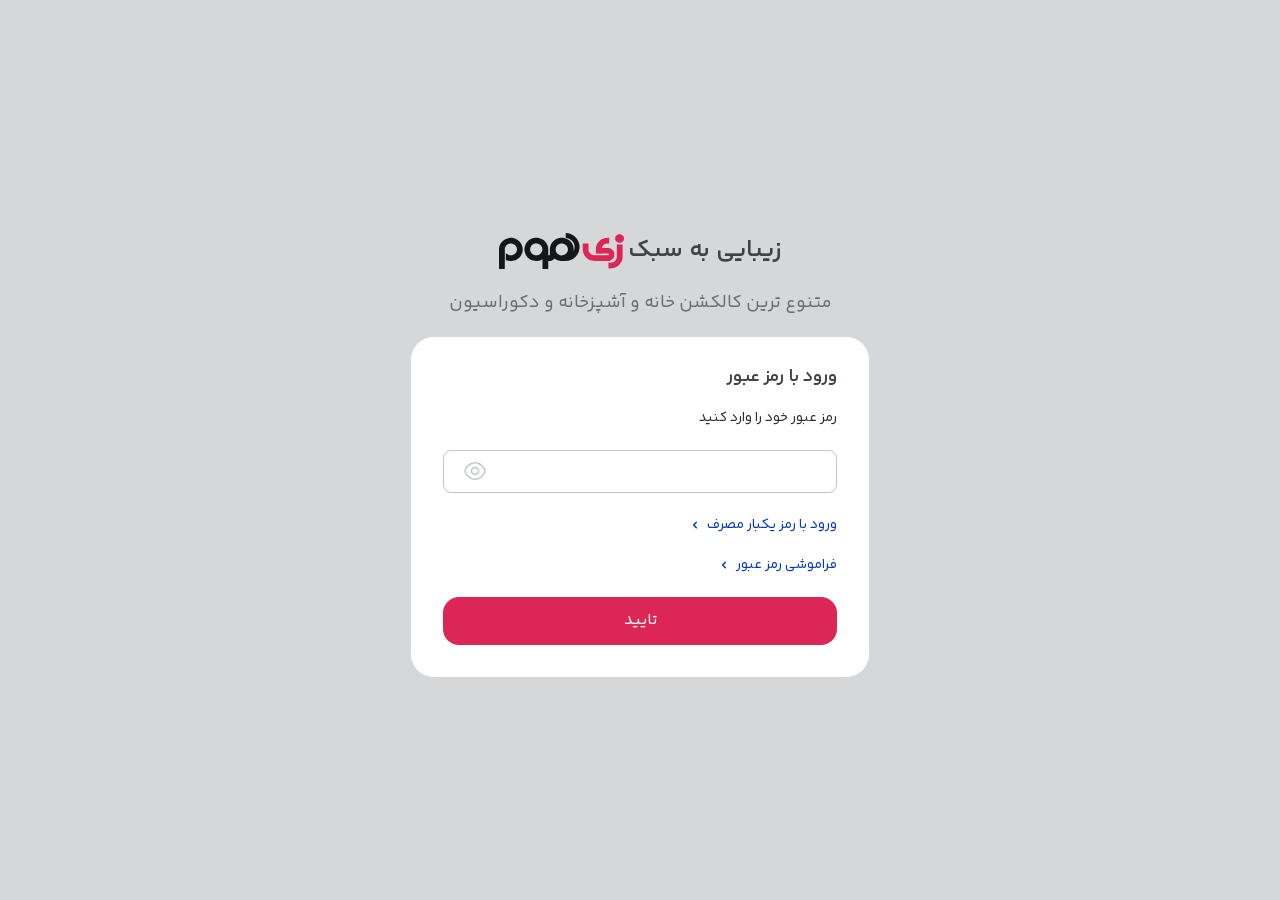
<file: signup.html>
<!DOCTYPE html>
<html lang="fa" dir="rtl">

<head>
    <meta charset="UTF-8">
    <meta name="viewport" content="width=device-width, initial-scale=1.0">
    <title>login</title>
    <link rel="stylesheet" href="style/style.css">
</head>

<body>
    <main class="login">
        <div class="login-container">
            <div class="login-t">
                <div class="login-t-title-container">
                    <span>زیبایی به سبک</span>
                    <img src="images/Logo.svg" alt="">
                </div>
                <div class="login-t-text">
                    <span>متنوع ترین کالکشن خانه و آشپزخانه و دکوراسیون</span>
                </div>
            </div>
            <div class="login-b">
                <div class="login-b-title-container">
                    <span>ورود با رمز عبور</span>
                </div>
                <div class="login-b-input-container">
                    <form action="">
                        <label for="">رمز عبور خود را وارد کنید</label>
                        <div class="login-b-input-box">
                            <input type="password" name="" id="login-password-input">
                            <svg id="show-password-icon" xmlns="http://www.w3.org/2000/svg" width="24" height="24" viewBox="0 0 24 24"
                                fill="currentColor">
                                <path
                                    d="M11.9999 16.3299C9.60992 16.3299 7.66992 14.3899 7.66992 11.9999C7.66992 9.60992 9.60992 7.66992 11.9999 7.66992C14.3899 7.66992 16.3299 9.60992 16.3299 11.9999C16.3299 14.3899 14.3899 16.3299 11.9999 16.3299ZM11.9999 9.16992C10.4399 9.16992 9.16992 10.4399 9.16992 11.9999C9.16992 13.5599 10.4399 14.8299 11.9999 14.8299C13.5599 14.8299 14.8299 13.5599 14.8299 11.9999C14.8299 10.4399 13.5599 9.16992 11.9999 9.16992Z" />
                                <path
                                    d="M12.0001 21.02C8.24008 21.02 4.69008 18.82 2.25008 15C1.19008 13.35 1.19008 10.66 2.25008 8.99998C4.70008 5.17998 8.25008 2.97998 12.0001 2.97998C15.7501 2.97998 19.3001 5.17998 21.7401 8.99998C22.8001 10.65 22.8001 13.34 21.7401 15C19.3001 18.82 15.7501 21.02 12.0001 21.02ZM12.0001 4.47998C8.77008 4.47998 5.68008 6.41998 3.52008 9.80998C2.77008 10.98 2.77008 13.02 3.52008 14.19C5.68008 17.58 8.77008 19.52 12.0001 19.52C15.2301 19.52 18.3201 17.58 20.4801 14.19C21.2301 13.02 21.2301 10.98 20.4801 9.80998C18.3201 6.41998 15.2301 4.47998 12.0001 4.47998Z" />
                            </svg>
                        </div>
                        <span id="login-alert"></span>
                        <a href="#" class="one-pass">
                            ورود با رمز یکبار مصرف
                            <svg xmlns="http://www.w3.org/2000/svg" width="16" height="16" viewBox="0 0 16 16"
                                fill="none">
                                <path d="M9.335 5.333 6.668 8l2.667 2.667" stroke="#0038bc" stroke-width="1.5"
                                    stroke-linecap="round" stroke-linejoin="round"></path>
                            </svg>
                        </a>
                        <a href="#" class="forget-pass">
                            فراموشی رمز عبور
                            <svg xmlns="http://www.w3.org/2000/svg" width="16" height="16" viewBox="0 0 16 16"
                                fill="none">
                                <path d="M9.335 5.333 6.668 8l2.667 2.667" stroke="#0038bc" stroke-width="1.5"
                                    stroke-linecap="round" stroke-linejoin="round"></path>
                            </svg>
                        </a>
                        <button id="login-btn" type="submit">تایید</button>
                    </form>
                </div>
            </div>
        </div>
    </main>
    <script src="js/signup.js"></script>
</body>

</html>
</file>
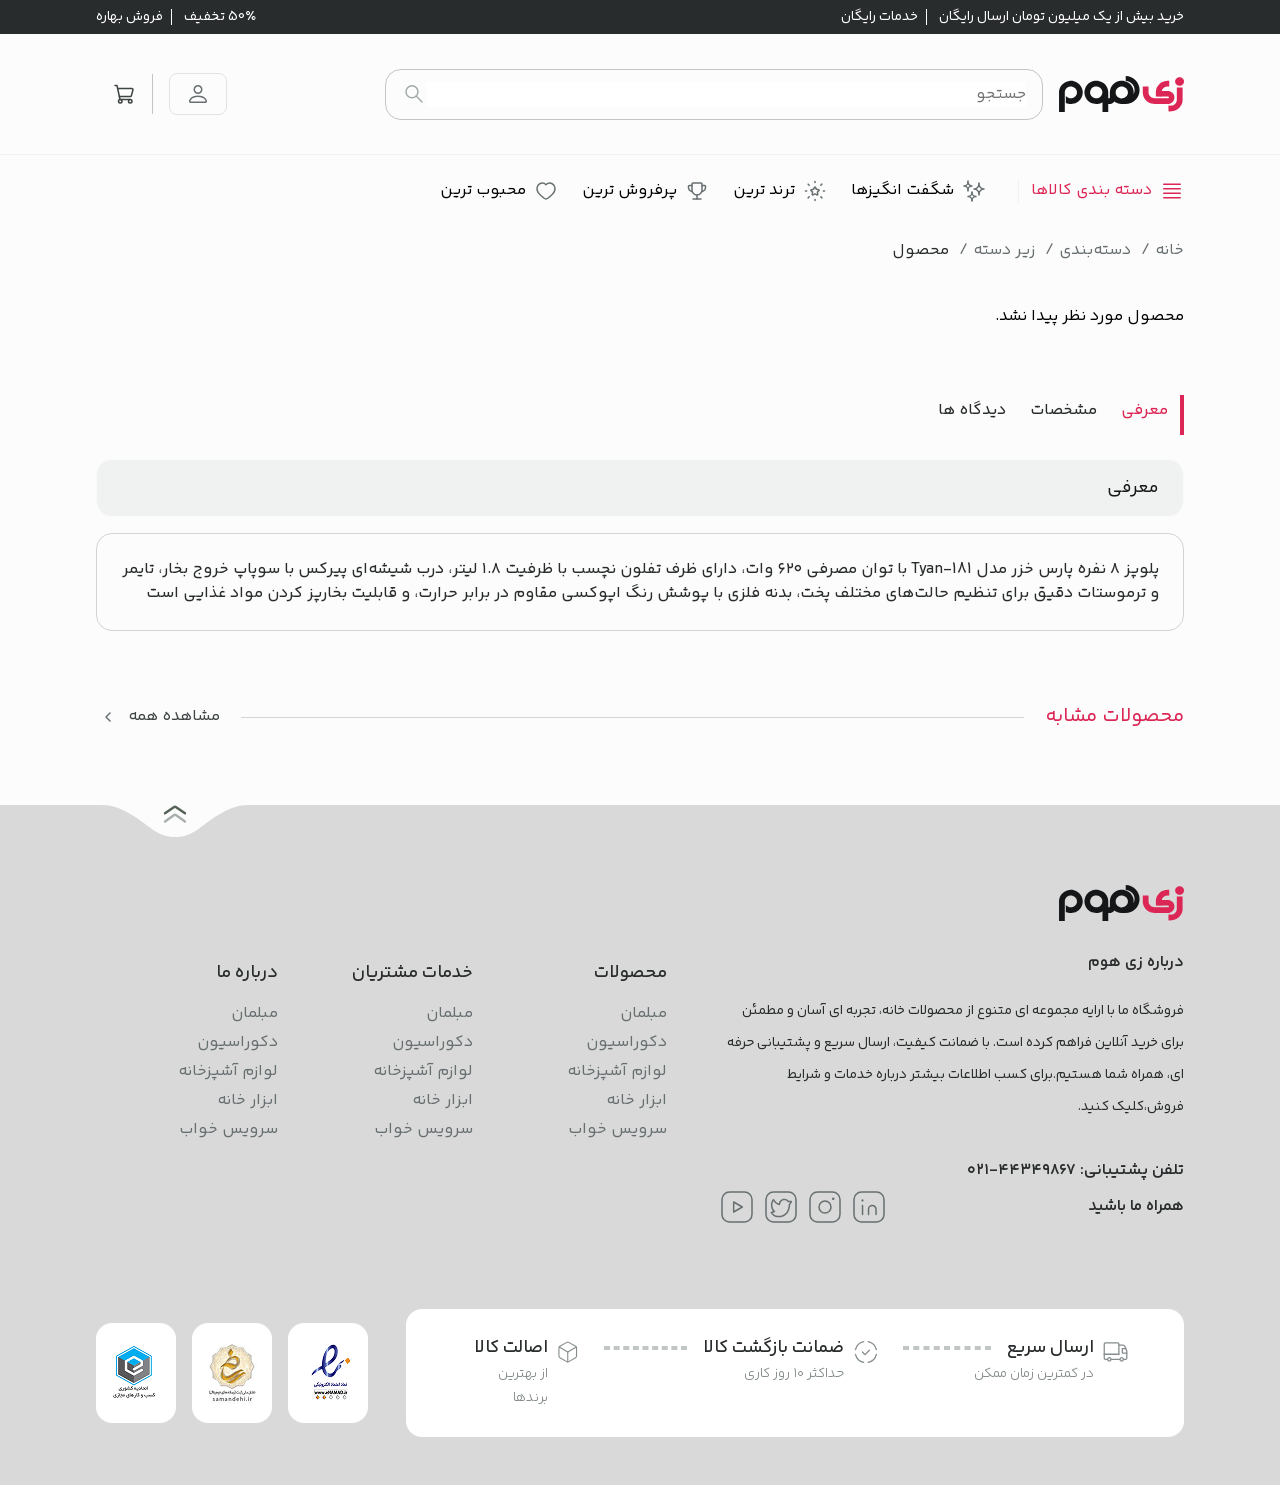
<file: single.html>
<!DOCTYPE html>
<html lang="fa" dir="rtl">

<head>
    <meta charset="UTF-8">
    <meta name="viewport" content="width=device-width, initial-scale=1.0">
    <title>Document</title>
    <link rel="stylesheet" href="style/style.css">
    <link rel="stylesheet" href="style/swiper-bundle.min.css">
    <link rel="shortcut icon" href="images/Logo.svg" type="image/x-icon">
</head>

<body>
    <!-- Header -->
    <header class="header">
        <div class="container-fluid">
            <!-- Top Header -->
            <div class="bg-header">
                <div class="container">
                    <div class="t-header">
                        <!-- Top Right Header -->
                        <div class="t-r-header">
                            <span>خرید بیش از یک میلیون تومان ارسال رایگان</span>
                            <span>خدمات رایگان</span>
                        </div>
                        <!-- Top Left Header -->
                        <div class="t-l-header">
                            <span>50٪ تخفیف</span>
                            <span>فروش بهاره</span>
                        </div>
                    </div>
                </div>
            </div>
            <!-- Main Header -->
            <div class="container">
                <!-- Main Header -->
                <div class="m-header">
                    <!-- Logo & Search -->
                    <div class="l-s-container">
                        <div class="logo-h">
                            <img src="images/Logo.svg" alt="">
                        </div>
                        <div class="search-h">
                            <form action="" method="get">
                                <input type="text" placeholder="جستجو ">
                                <button>
                                    <svg xmlns="http://www.w3.org/2000/svg" width="24" height="24" viewBox="0 0 24 24"
                                        fill="none">
                                        <path
                                            d="M14.1931 5.58187C16.525 7.91369 16.525 11.6943 14.1931 14.0261C11.8613 16.358 8.08069 16.358 5.74887 14.0261C3.41704 11.6943 3.41704 7.91369 5.74887 5.58187C8.08069 3.25005 11.8613 3.25005 14.1931 5.58187"
                                            stroke="#A4A9AA" stroke-width="1.5" stroke-linecap="round"
                                            stroke-linejoin="round" />
                                        <path d="M14.1499 14.06L19.9999 19.99" stroke="#A4A9AA" stroke-width="1.5"
                                            stroke-linecap="round" stroke-linejoin="round" />
                                    </svg>
                                </button>
                            </form>
                        </div>
                    </div>
                    <!-- Account & Cart -->
                    <div class="a-c-container">
                        <div class="account-icon">
                            <svg xmlns="http://www.w3.org/2000/svg" width="24" height="24" viewBox="0 0 24 24"
                                fill="none">
                                <path
                                    d="M12 12C14.4853 12 16.5 9.98528 16.5 7.5C16.5 5.01472 14.4853 3 12 3C9.51472 3 7.5 5.01472 7.5 7.5C7.5 9.98528 9.51472 12 12 12ZM15 7.5C15 9.15685 13.6569 10.5 12 10.5C10.3431 10.5 9 9.15685 9 7.5C9 5.84315 10.3431 4.5 12 4.5C13.6569 4.5 15 5.84315 15 7.5Z"
                                    fill="#676F71" />
                                <path
                                    d="M21 19.5C21 21 19.5 21 19.5 21H4.5C4.5 21 3 21 3 19.5C3 18 4.5 13.5 12 13.5C19.5 13.5 21 18 21 19.5ZM19.5 19.4948C19.4978 19.1246 19.2693 18.0157 18.2518 16.9982C17.2734 16.0198 15.4336 15 12 15C8.56632 15 6.72653 16.0198 5.74815 16.9982C4.73063 18.0157 4.50214 19.1246 4.5 19.4948H19.5Z"
                                    fill="#676F71" />
                            </svg>
                        </div>
                        <div class="nav-m-icon">
                            <svg xmlns="http://www.w3.org/2000/svg" width="24" height="24" viewBox="0 0 24 24"
                                fill="currentColor">
                                <path
                                    d="M21 7.75H3C2.59 7.75 2.25 7.41 2.25 7C2.25 6.59 2.59 6.25 3 6.25H21C21.41 6.25 21.75 6.59 21.75 7C21.75 7.41 21.41 7.75 21 7.75Z"
                                    fill="currentColor" />
                                <path
                                    d="M21 12.75H3C2.59 12.75 2.25 12.41 2.25 12C2.25 11.59 2.59 11.25 3 11.25H21C21.41 11.25 21.75 11.59 21.75 12C21.75 12.41 21.41 12.75 21 12.75Z"
                                    fill="currentColor" />
                                <path
                                    d="M21 17.75H3C2.59 17.75 2.25 17.41 2.25 17C2.25 16.59 2.59 16.25 3 16.25H21C21.41 16.25 21.75 16.59 21.75 17C21.75 17.41 21.41 17.75 21 17.75Z"
                                    fill="currentColor" />
                            </svg>
                        </div>
                        <div class="cart-icon">
                            <svg xmlns="http://www.w3.org/2000/svg" width="24" height="24" viewBox="0 0 24 24"
                                fill="none">
                                <path d="M8 17.5L5 3.5H3" stroke="#3E4344" stroke-width="1.5" stroke-linecap="round"
                                    stroke-linejoin="round" />
                                <path d="M8.25 17.5H18.25" stroke="#3E4344" stroke-width="1.5" stroke-linecap="round"
                                    stroke-linejoin="round" />
                                <circle cx="18.25" cy="19.25" r="1.75" stroke="#3E4344" stroke-width="1.5"
                                    stroke-linecap="round" stroke-linejoin="round" />
                                <circle cx="8.25" cy="19.25" r="1.75" stroke="#3E4344" stroke-width="1.5"
                                    stroke-linecap="round" stroke-linejoin="round" />
                                <path
                                    d="M5.64282 6.5H19.9994C20.3101 6.5 20.6031 6.64438 20.7924 6.89073C20.9817 7.13708 21.0457 7.45741 20.9657 7.75759L19.3662 13.7576C19.2495 14.1954 18.853 14.5 18.4 14.5H7.35712"
                                    stroke="#3E4344" stroke-width="1.5" stroke-linecap="round"
                                    stroke-linejoin="round" />
                            </svg>
                        </div>
                        <div class="off-canvas-nav">
                            <div class="h-off-canvas">
                                <div class="close-off-canvas">
                                    <svg xmlns="http://www.w3.org/2000/svg" width="24" height="24" viewBox="0 0 24 24"
                                        fill="currentColor">
                                        <path
                                            d="M9.16937 15.5801C8.97937 15.5801 8.78938 15.5101 8.63938 15.3601C8.34938 15.0701 8.34938 14.5901 8.63938 14.3001L14.2994 8.64011C14.5894 8.35011 15.0694 8.35011 15.3594 8.64011C15.6494 8.93011 15.6494 9.41011 15.3594 9.70011L9.69937 15.3601C9.55937 15.5101 9.35937 15.5801 9.16937 15.5801Z"
                                            fill="currentColor" />
                                        <path
                                            d="M14.8294 15.5801C14.6394 15.5801 14.4494 15.5101 14.2994 15.3601L8.63938 9.70011C8.34938 9.41011 8.34938 8.93011 8.63938 8.64011C8.92937 8.35011 9.40937 8.35011 9.69937 8.64011L15.3594 14.3001C15.6494 14.5901 15.6494 15.0701 15.3594 15.3601C15.2094 15.5101 15.0194 15.5801 14.8294 15.5801Z"
                                            fill="currentColor" />
                                        <path
                                            d="M15 22.75H9C3.57 22.75 1.25 20.43 1.25 15V9C1.25 3.57 3.57 1.25 9 1.25H15C20.43 1.25 22.75 3.57 22.75 9V15C22.75 20.43 20.43 22.75 15 22.75ZM9 2.75C4.39 2.75 2.75 4.39 2.75 9V15C2.75 19.61 4.39 21.25 9 21.25H15C19.61 21.25 21.25 19.61 21.25 15V9C21.25 4.39 19.61 2.75 15 2.75H9Z"
                                            fill="currentColor" />
                                    </svg>
                                </div>
                                <div class="off-canvas-search">
                                    <form action="" method="get">
                                        <input type="text" placeholder="جستجو ">
                                        <button>
                                            <svg xmlns="http://www.w3.org/2000/svg" width="24" height="24"
                                                viewBox="0 0 24 24" fill="none">
                                                <path
                                                    d="M14.1931 5.58187C16.525 7.91369 16.525 11.6943 14.1931 14.0261C11.8613 16.358 8.08069 16.358 5.74887 14.0261C3.41704 11.6943 3.41704 7.91369 5.74887 5.58187C8.08069 3.25005 11.8613 3.25005 14.1931 5.58187"
                                                    stroke="#A4A9AA" stroke-width="1.5" stroke-linecap="round"
                                                    stroke-linejoin="round"></path>
                                                <path d="M14.1499 14.06L19.9999 19.99" stroke="#A4A9AA"
                                                    stroke-width="1.5" stroke-linecap="round" stroke-linejoin="round">
                                                </path>
                                            </svg>
                                        </button>
                                    </form>
                                </div>
                            </div>
                            <div class="b-off-canvas">
                                <div class="menu-off-canvas">
                                    <!-- Nav Category Mobile -->
                                    <ul class="nav-m-mega-menu">
                                        <li>
                                            <a href="#">
                                                <svg xmlns="http://www.w3.org/2000/svg" width="24" height="24"
                                                    viewBox="0 0 24 24" fill="currentColor">
                                                    <path fill-rule="evenodd" clip-rule="evenodd"
                                                        d="M3 18.75C3 18.3358 3.33579 18 3.75 18H20.25C20.6642 18 21 18.3358 21 18.75C21 19.1642 20.6642 19.5 20.25 19.5H3.75C3.33579 19.5 3 19.1642 3 18.75Z">
                                                    </path>
                                                    <path fill-rule="evenodd" clip-rule="evenodd"
                                                        d="M3 14.25C3 13.8358 3.33579 13.5 3.75 13.5H20.25C20.6642 13.5 21 13.8358 21 14.25C21 14.6642 20.6642 15 20.25 15H3.75C3.33579 15 3 14.6642 3 14.25Z">
                                                    </path>
                                                    <path fill-rule="evenodd" clip-rule="evenodd"
                                                        d="M3 9.75C3 9.33579 3.33579 9 3.75 9H20.25C20.6642 9 21 9.33579 21 9.75C21 10.1642 20.6642 10.5 20.25 10.5H3.75C3.33579 10.5 3 10.1642 3 9.75Z">
                                                    </path>
                                                    <path fill-rule="evenodd" clip-rule="evenodd"
                                                        d="M3 5.25C3 4.83579 3.33579 4.5 3.75 4.5H20.25C20.6642 4.5 21 4.83579 21 5.25C21 5.66421 20.6642 6 20.25 6H3.75C3.33579 6 3 5.66421 3 5.25Z">
                                                    </path>
                                                </svg>
                                                دسته بندی ها
                                            </a>
                                            <svg xmlns="http://www.w3.org/2000/svg" width="24" height="24"
                                                viewBox="0 0 24 24" fill="currentColor">
                                                <path
                                                    d="M11.9995 16.8001C11.2995 16.8001 10.5995 16.5301 10.0695 16.0001L3.54953 9.48014C3.25953 9.19014 3.25953 8.71014 3.54953 8.42014C3.83953 8.13014 4.31953 8.13014 4.60953 8.42014L11.1295 14.9401C11.6095 15.4201 12.3895 15.4201 12.8695 14.9401L19.3895 8.42014C19.6795 8.13014 20.1595 8.13014 20.4495 8.42014C20.7395 8.71014 20.7395 9.19014 20.4495 9.48014L13.9295 16.0001C13.3995 16.5301 12.6995 16.8001 11.9995 16.8001Z"
                                                    fill="currentColor" />
                                            </svg>
                                            <ul></ul>
                                        </li>
                                    </ul>
                                    <!-- Nav Mobile -->
                                    <ul>
                                        <li>
                                            <a href="#">
                                                <svg xmlns="http://www.w3.org/2000/svg" width="24" height="24"
                                                    viewBox="0 0 24 24" fill="none">
                                                    <path fill-rule="evenodd" clip-rule="evenodd"
                                                        d="M5.99776 2.99622C5.99776 5.20628 4.20615 6.99788 1.99609 6.99788C4.20615 6.99788 5.99776 8.78949 5.99776 10.9995C5.99776 8.78949 7.78937 6.99788 9.99943 6.99788C7.78937 6.99788 5.99776 5.20628 5.99776 2.99622Z"
                                                        stroke="#676F71" stroke-width="1.5" stroke-linecap="round"
                                                        stroke-linejoin="round"></path>
                                                    <path fill-rule="evenodd" clip-rule="evenodd"
                                                        d="M17.0021 15.0012C17.0021 12.2387 14.7626 9.99915 12 9.99915C14.7626 9.99915 17.0021 7.75964 17.0021 4.99707C17.0021 7.75964 19.2416 9.99915 22.0042 9.99915C19.2416 9.99915 17.0021 12.2387 17.0021 15.0012Z"
                                                        stroke="#676F71" stroke-width="1.5" stroke-linecap="round"
                                                        stroke-linejoin="round"></path>
                                                    <path d="M17.0022 15.0012V16.0016" stroke="#676F71"
                                                        stroke-width="1.5" stroke-linecap="round"
                                                        stroke-linejoin="round"></path>
                                                    <path d="M17.0022 4.99706V3.99664" stroke="#676F71"
                                                        stroke-width="1.5" stroke-linecap="round"
                                                        stroke-linejoin="round"></path>
                                                    <path d="M9.99923 21.0037V22.0041" stroke="#676F71"
                                                        stroke-width="1.5" stroke-linecap="round"
                                                        stroke-linejoin="round"></path>
                                                    <path d="M9.99923 14.0008V13.0004" stroke="#676F71"
                                                        stroke-width="1.5" stroke-linecap="round"
                                                        stroke-linejoin="round"></path>
                                                    <path d="M5.99777 10.9996V12" stroke="#676F71" stroke-width="1.5"
                                                        stroke-linecap="round" stroke-linejoin="round"></path>
                                                    <path d="M5.99777 1.99585V2.99627" stroke="#676F71"
                                                        stroke-width="1.5" stroke-linecap="round"
                                                        stroke-linejoin="round"></path>
                                                    <path fill-rule="evenodd" clip-rule="evenodd"
                                                        d="M9.99923 13.5006C9.99923 15.7107 8.20762 17.5023 5.99756 17.5023C8.20762 17.5023 9.99923 19.2939 9.99923 21.5039C9.99923 19.2939 11.7908 17.5023 14.0009 17.5023C11.7908 17.5023 9.99923 15.7107 9.99923 13.5006Z"
                                                        stroke="#676F71" stroke-width="1.5" stroke-linecap="round"
                                                        stroke-linejoin="round"></path>
                                                </svg>
                                                شگفت انگیزها
                                            </a>
                                        </li>
                                        <li>
                                            <a href="#">
                                                <svg xmlns="http://www.w3.org/2000/svg" width="24" height="24"
                                                    viewBox="0 0 24 24" fill="none">
                                                    <path fill-rule="evenodd" clip-rule="evenodd"
                                                        d="M11.9992 14.884L14.0052 15.938C14.3952 16.143 14.8522 15.812 14.7772 15.377L14.3942 13.144L16.0172 11.564C16.3332 11.256 16.1592 10.719 15.7222 10.656L13.4802 10.33L12.4772 8.297C12.2822 7.901 11.7182 7.901 11.5222 8.297L10.5202 10.33L8.27824 10.656C7.84124 10.719 7.66724 11.256 7.98324 11.564L9.60624 13.144L9.22324 15.377C9.14824 15.812 9.60524 16.143 9.99524 15.938L12.0012 14.884H11.9992V14.884Z"
                                                        stroke="#676F71" stroke-width="1.5" stroke-linecap="round"
                                                        stroke-linejoin="round"></path>
                                                    <path d="M21.4999 12H20.3999" stroke="#676F71" stroke-width="1.5"
                                                        stroke-linecap="round" stroke-linejoin="round"></path>
                                                    <path d="M3.6 12H2.5" stroke="#676F71" stroke-width="1.5"
                                                        stroke-linecap="round" stroke-linejoin="round"></path>
                                                    <path d="M18.8601 5.14001L17.8101 6.19001" stroke="#676F71"
                                                        stroke-width="1.5" stroke-linecap="round"
                                                        stroke-linejoin="round"></path>
                                                    <path d="M5.16016 18.89L6.22016 17.83" stroke="#676F71"
                                                        stroke-width="1.5" stroke-linecap="round"
                                                        stroke-linejoin="round"></path>
                                                    <path d="M5.14014 5.15997L6.19014 6.21997" stroke="#676F71"
                                                        stroke-width="1.5" stroke-linecap="round"
                                                        stroke-linejoin="round"></path>
                                                    <path d="M18.8901 18.86L17.8301 17.81" stroke="#676F71"
                                                        stroke-width="1.5" stroke-linecap="round"
                                                        stroke-linejoin="round"></path>
                                                    <path d="M12 20.44V21.5" stroke="#676F71" stroke-width="1.5"
                                                        stroke-linecap="round" stroke-linejoin="round"></path>
                                                    <path d="M12 2.5V3.56" stroke="#676F71" stroke-width="1.5"
                                                        stroke-linecap="round" stroke-linejoin="round"></path>
                                                </svg>
                                                ترند ترین
                                            </a>
                                        </li>
                                        <li>
                                            <a href="#">
                                                <svg xmlns="http://www.w3.org/2000/svg" width="24" height="24"
                                                    viewBox="0 0 24 24" fill="none">
                                                    <path fill-rule="evenodd" clip-rule="evenodd"
                                                        d="M8 4H16C16.5523 4 17 4.44772 17 5V11C17 13.7614 14.7614 16 12 16V16C9.23858 16 7 13.7614 7 11V5C7 4.44772 7.44772 4 8 4Z"
                                                        stroke="#676F71" stroke-width="1.5" stroke-linecap="round"
                                                        stroke-linejoin="round"></path>
                                                    <path
                                                        d="M16.6733 12.7801L18.5653 11.8341C19.7511 11.2412 20.5001 10.0293 20.5001 8.70361V7.3667C20.5001 6.88345 20.1084 6.4917 19.6251 6.4917H17.0001"
                                                        stroke="#676F71" stroke-width="1.5" stroke-linecap="round"
                                                        stroke-linejoin="round"></path>
                                                    <path d="M12 20V16" stroke="#676F71" stroke-width="1.5"
                                                        stroke-linecap="round" stroke-linejoin="round"></path>
                                                    <path d="M16 20H8" stroke="#676F71" stroke-width="1.5"
                                                        stroke-linecap="round" stroke-linejoin="round"></path>
                                                    <path
                                                        d="M7.32677 12.7801L5.43477 11.8341C4.24903 11.2412 3.50001 10.0293 3.5 8.70361V7.3667C3.5 6.88345 3.89175 6.4917 4.375 6.4917H7"
                                                        stroke="#676F71" stroke-width="1.5" stroke-linecap="round"
                                                        stroke-linejoin="round"></path>
                                                </svg>
                                                پرفروش ترین
                                            </a>
                                        </li>
                                        <li>
                                            <a href="#">
                                                <svg xmlns="http://www.w3.org/2000/svg" width="24" height="24"
                                                    viewBox="0 0 24 24" fill="none">
                                                    <path fill-rule="evenodd" clip-rule="evenodd"
                                                        d="M15.696 4C18.871 4 21 6.98 21 9.755C21 15.388 12.161 20 12 20C11.839 20 3 15.388 3 9.755C3 6.98 5.129 4 8.304 4C10.119 4 11.311 4.905 12 5.711C12.689 4.905 13.881 4 15.696 4Z"
                                                        stroke="#676F71" stroke-width="1.5" stroke-linecap="round"
                                                        stroke-linejoin="round"></path>
                                                </svg>
                                                محبوب ترین
                                            </a>
                                        </li>
                                    </ul>
                                </div>
                            </div>
                        </div>
                    </div>
                </div>
            </div>
            <!-- Nav -->
            <div class="nav-container">
                <div class="container">
                    <div class="nav">
                        <nav>
                            <ul class="mega-menu">
                                <li>
                                    <a href="#">
                                        <svg xmlns="http://www.w3.org/2000/svg" width="24" height="24"
                                            viewBox="0 0 24 24" fill="currentColor">
                                            <path fill-rule="evenodd" clip-rule="evenodd"
                                                d="M3 18.75C3 18.3358 3.33579 18 3.75 18H20.25C20.6642 18 21 18.3358 21 18.75C21 19.1642 20.6642 19.5 20.25 19.5H3.75C3.33579 19.5 3 19.1642 3 18.75Z" />
                                            <path fill-rule="evenodd" clip-rule="evenodd"
                                                d="M3 14.25C3 13.8358 3.33579 13.5 3.75 13.5H20.25C20.6642 13.5 21 13.8358 21 14.25C21 14.6642 20.6642 15 20.25 15H3.75C3.33579 15 3 14.6642 3 14.25Z" />
                                            <path fill-rule="evenodd" clip-rule="evenodd"
                                                d="M3 9.75C3 9.33579 3.33579 9 3.75 9H20.25C20.6642 9 21 9.33579 21 9.75C21 10.1642 20.6642 10.5 20.25 10.5H3.75C3.33579 10.5 3 10.1642 3 9.75Z" />
                                            <path fill-rule="evenodd" clip-rule="evenodd"
                                                d="M3 5.25C3 4.83579 3.33579 4.5 3.75 4.5H20.25C20.6642 4.5 21 4.83579 21 5.25C21 5.66421 20.6642 6 20.25 6H3.75C3.33579 6 3 5.66421 3 5.25Z" />
                                        </svg>
                                        دسته بندی کالاها
                                    </a>
                                    <div class="pishro-megamenu">
                                        <ul>
                                            <li>
                                                <a href="#">
                                                    <svg xmlns="http://www.w3.org/2000/svg" width="24" height="24"
                                                        viewBox="0 0 24 24" fill="none">
                                                        <path d="M5 18.196V21" stroke="currentColor" stroke-width="1.5"
                                                            stroke-linecap="round" stroke-linejoin="round" />
                                                        <path d="M19 18.196V21" stroke="currentColor" stroke-width="1.5"
                                                            stroke-linecap="round" stroke-linejoin="round" />
                                                        <path
                                                            d="M20 11V8C20 6.89543 19.1046 6 18 6H6C4.89543 6 4 6.89543 4 8V11"
                                                            stroke="currentColor" stroke-width="1.5"
                                                            stroke-linecap="round" stroke-linejoin="round" />
                                                        <path fill-rule="evenodd" clip-rule="evenodd"
                                                            d="M16 15H8C6.89543 15 6 14.1046 6 13V13C6 11.8954 5.10457 11 4 11V11C2.89543 11 2 11.8954 2 13V13C2 16.3137 4.68629 19 8 19H16C19.3137 19 22 16.3137 22 13V13C22 11.8954 21.1046 11 20 11V11C18.8954 11 18 11.8954 18 13V13C18 14.1046 17.1046 15 16 15Z"
                                                            stroke="currentColor" stroke-width="1.5"
                                                            stroke-linecap="round" stroke-linejoin="round" />
                                                    </svg>
                                                    مبلمان
                                                </a>
                                                <ul>
                                                    <li><a href="#">قهوه ساز خانگی</a>
                                                        <ul>
                                                            <li><a href="#">قهوه ساز بوش</a> </li>
                                                            <li><a href="#">قهوه ساز سیسیلی</a> </li>
                                                            <li><a href="#">قهوه ساز فکر</a> </li>
                                                            <li><a href="#">قهوه ساز مباشی</a> </li>
                                                        </ul>
                                                    </li>
                                                    <li><a href="#">قهوه ساز صنعتی</a>
                                                        <ul>
                                                            <li><a href="#">قهوه ساز بیزرا</a> </li>
                                                            <li><a href="#">قهوه ساز سیسیلی</a> </li>
                                                            <li><a href="#">قهوه ساز فکر</a> </li>
                                                            <li><a href="#">قهوه ساز مباشی</a> </li>
                                                        </ul>
                                                    </li>
                                                    <li><a href="#">قهوه ساز کپسولی</a>
                                                        <ul>
                                                            <li><a href="#">قهوه ساز پیتالسازی</a> </li>
                                                            <li><a href="#">قهوه ساز سیسیلی</a> </li>
                                                            <li><a href="#">قهوه ساز فکر</a> </li>
                                                            <li><a href="#">قهوه ساز مباشی</a> </li>
                                                        </ul>
                                                    </li>
                                                    <li><a href="#">قهوه ساز مسافرتی</a>
                                                        <ul>
                                                            <li><a href="#">قهوه ساز پیپاموکا</a> </li>
                                                            <li><a href="#">قهوه ساز سیسیلی</a> </li>
                                                            <li><a href="#">قهوه ساز فکر</a> </li>
                                                            <li><a href="#">قهوه ساز مباشی</a> </li>
                                                        </ul>
                                                    </li>
                                                </ul>
                                            </li>
                                            <li>
                                                <a href="#">
                                                    <svg xmlns="http://www.w3.org/2000/svg" width="24" height="24"
                                                        viewBox="0 0 24 24" fill="none">
                                                        <path d="M17 21L18.0001 14" stroke="currentColor"
                                                            stroke-width="1.5" stroke-linecap="round"
                                                            stroke-linejoin="round" />
                                                        <path
                                                            d="M21.5002 14H18.0002C15.6686 10.8114 14.4399 6.94968 14.5002 3"
                                                            stroke="currentColor" stroke-width="1.5"
                                                            stroke-linecap="round" stroke-linejoin="round" />
                                                        <path d="M7.50007 21L6.5 14" stroke="currentColor"
                                                            stroke-width="1.5" stroke-linecap="round"
                                                            stroke-linejoin="round" />
                                                        <path d="M3 14H6.49994C8.83153 10.8114 10.0603 6.94968 10 3"
                                                            stroke="currentColor" stroke-width="1.5"
                                                            stroke-linecap="round" stroke-linejoin="round" />
                                                        <path
                                                            d="M3 21V5C3 3.89543 3.89543 3 5 3H19.5C20.6046 3 21.5 3.89543 21.5 5V21"
                                                            stroke="currentColor" stroke-width="1.5"
                                                            stroke-linecap="round" stroke-linejoin="round" />
                                                        <path d="M22.5 21H1.5" stroke="currentColor" stroke-width="1.5"
                                                            stroke-linecap="round" stroke-linejoin="round" />
                                                        <path d="M17 17H7" stroke="currentColor" stroke-width="1.5"
                                                            stroke-linecap="round" stroke-linejoin="round" />
                                                    </svg>
                                                    دکوراسیون داخلی
                                                </a>
                                            </li>
                                            <li>
                                                <a href="#">
                                                    <svg xmlns="http://www.w3.org/2000/svg" width="24" height="24"
                                                        viewBox="0 0 24 24" fill="none">
                                                        <path d="M5 4.15997H3" stroke="currentColor" stroke-width="1.5"
                                                            stroke-linecap="round" stroke-linejoin="round" />
                                                        <path d="M21 4.15997H19" stroke="currentColor"
                                                            stroke-width="1.5" stroke-linecap="round"
                                                            stroke-linejoin="round" />
                                                        <path d="M4 21H20" stroke="currentColor" stroke-width="1.5"
                                                            stroke-linecap="round" stroke-linejoin="round" />
                                                        <path fill-rule="evenodd" clip-rule="evenodd"
                                                            d="M6 3H18C18.5523 3 19 3.44772 19 4V10C19 11.6569 17.6569 13 16 13H8C6.34315 13 5 11.6569 5 10V4C5 3.44772 5.44772 3 6 3Z"
                                                            stroke="currentColor" stroke-width="1.5"
                                                            stroke-linecap="round" stroke-linejoin="round" />
                                                        <path d="M6 18V17" stroke="currentColor" stroke-width="1.5"
                                                            stroke-linecap="round" stroke-linejoin="round" />
                                                        <path d="M9 18V16" stroke="currentColor" stroke-width="1.5"
                                                            stroke-linecap="round" stroke-linejoin="round" />
                                                        <path d="M12 18V17" stroke="currentColor" stroke-width="1.5"
                                                            stroke-linecap="round" stroke-linejoin="round" />
                                                        <path d="M15 18V16" stroke="currentColor" stroke-width="1.5"
                                                            stroke-linecap="round" stroke-linejoin="round" />
                                                        <path d="M18 18V17" stroke="currentColor" stroke-width="1.5"
                                                            stroke-linecap="round" stroke-linejoin="round" />
                                                    </svg>
                                                    لوازم آشپزخانه</a>
                                                <ul>
                                                    <li><a href="#">مربوط به خانگی</a>
                                                        <ul>
                                                            <li><a href="#">مورد اول خانگی</a> </li>
                                                            <li><a href="#">قهوه ساز سیسیلی</a> </li>
                                                            <li><a href="#">قهوه ساز فکر</a> </li>
                                                            <li><a href="#">قهوه ساز مباشی</a> </li>
                                                        </ul>
                                                    </li>
                                                    <li><a href="#">قهوه ساز صنعتی</a>
                                                        <ul>
                                                            <li><a href="#">قهوه ساز بیزرا</a> </li>
                                                            <li><a href="#">قهوه ساز سیسیلی</a> </li>
                                                            <li><a href="#">قهوه ساز فکر</a> </li>
                                                            <li><a href="#">قهوه ساز مباشی</a> </li>
                                                        </ul>
                                                    </li>
                                                    <li><a href="#">قهوه ساز کپسولی</a>
                                                        <ul>
                                                            <li><a href="#">قهوه ساز پیتالسازی</a> </li>
                                                            <li><a href="#">قهوه ساز سیسیلی</a> </li>
                                                            <li><a href="#">قهوه ساز فکر</a> </li>
                                                            <li><a href="#">قهوه ساز مباشی</a> </li>
                                                        </ul>
                                                    </li>
                                                    <li><a href="#">قهوه ساز مسافرتی</a>
                                                        <ul>
                                                            <li><a href="#">قهوه ساز پیپاموکا</a> </li>
                                                            <li><a href="#">قهوه ساز سیسیلی</a> </li>
                                                            <li><a href="#">قهوه ساز فکر</a> </li>
                                                            <li><a href="#">قهوه ساز مباشی</a> </li>
                                                        </ul>
                                                    </li>
                                                </ul>
                                            </li>
                                            <li>
                                                <a href="#">
                                                    <svg xmlns="http://www.w3.org/2000/svg" width="24" height="24"
                                                        viewBox="0 0 24 24" fill="none">
                                                        <path fill-rule="evenodd" clip-rule="evenodd"
                                                            d="M14.5268 9.12H11.4738C10.7908 9.12 10.3088 8.451 10.5248 7.804V7.804C10.8598 6.798 11.8008 6.12 12.8608 6.12H13.1388C14.1988 6.12 15.1398 6.798 15.4748 7.804V7.804C15.6908 8.451 15.2088 9.12 14.5268 9.12V9.12Z"
                                                            stroke="currentColor" stroke-width="1.5"
                                                            stroke-linecap="round" stroke-linejoin="round" />
                                                        <path
                                                            d="M6.99278 13.263H3.99978C3.38578 13.263 2.91678 13.811 3.01178 14.417L3.35578 16.617C3.65978 18.565 5.33678 20 7.30778 20H16.6918C18.6628 20 20.3398 18.565 20.6438 16.618L20.9878 14.418C21.0828 13.812 20.6138 13.264 19.9998 13.264H12.2628"
                                                            stroke="currentColor" stroke-width="1.5"
                                                            stroke-linecap="round" stroke-linejoin="round" />
                                                        <path
                                                            d="M13 6.12V6C13 4.343 14.343 3 16 3V3C17.657 3 19 4.343 19 6V13.263"
                                                            stroke="currentColor" stroke-width="1.5"
                                                            stroke-linecap="round" stroke-linejoin="round" />
                                                        <path fill-rule="evenodd" clip-rule="evenodd"
                                                            d="M10.158 17.263H9.105C7.943 17.263 7 16.321 7 15.158V13.153C7 12.516 7.516 12 8.153 12H11.11C11.747 12 12.263 12.516 12.263 13.153V15.158C12.263 16.321 11.321 17.263 10.158 17.263Z"
                                                            stroke="currentColor" stroke-width="1.5"
                                                            stroke-linecap="round" stroke-linejoin="round" />
                                                        <path d="M6.04 19.8L5 21" stroke="currentColor"
                                                            stroke-width="1.5" stroke-linecap="round"
                                                            stroke-linejoin="round" />
                                                        <path d="M19 21L17.96 19.8" stroke="currentColor"
                                                            stroke-width="1.5" stroke-linecap="round"
                                                            stroke-linejoin="round" />
                                                    </svg>
                                                    سرویس خواب و حمام</a>

                                                <ul>
                                                    <li><a href="#">قهوه ساز خانگی</a>
                                                        <ul>
                                                            <li><a href="#">قهوه ساز بوش</a> </li>
                                                            <li><a href="#">قهوه ساز سیسیلی</a> </li>
                                                            <li><a href="#">قهوه ساز فکر</a> </li>
                                                            <li><a href="#">قهوه ساز مباشی</a> </li>
                                                        </ul>
                                                    </li>
                                                    <li><a href="#">قهوه ساز صنعتی</a>
                                                        <ul>
                                                            <li><a href="#">قهوه ساز بیزرا</a> </li>
                                                            <li><a href="#">قهوه ساز سیسیلی</a> </li>
                                                            <li><a href="#">قهوه ساز فکر</a> </li>
                                                            <li><a href="#">قهوه ساز مباشی</a> </li>
                                                        </ul>
                                                    </li>
                                                    <li><a href="#">قهوه ساز کپسولی</a>

                                                    </li>
                                                    <li><a href="#">قهوه ساز مسافرتی</a>

                                                    </li>
                                                </ul>
                                            </li>
                                            <li>
                                                <a href="#">
                                                    <svg xmlns="http://www.w3.org/2000/svg" width="24" height="24"
                                                        viewBox="0 0 24 24" fill="none">
                                                        <path d="M12 21V10" stroke="currentColor" stroke-width="1.5"
                                                            stroke-linecap="round" stroke-linejoin="round" />
                                                        <path
                                                            d="M16 7L15.2279 9.31623C15.0918 9.72457 14.7097 10 14.2792 10H9.72076C9.29033 10 8.90819 9.72457 8.77208 9.31623L8 7"
                                                            stroke="currentColor" stroke-width="1.5"
                                                            stroke-linecap="round" stroke-linejoin="round" />
                                                        <path d="M7 21H17" stroke="currentColor" stroke-width="1.5"
                                                            stroke-linecap="round" stroke-linejoin="round" />
                                                        <path d="M10.5 14H13.5" stroke="currentColor" stroke-width="1.5"
                                                            stroke-linecap="round" stroke-linejoin="round" />
                                                        <path d="M10.5 17H13.5" stroke="currentColor" stroke-width="1.5"
                                                            stroke-linecap="round" stroke-linejoin="round" />
                                                        <rect x="5.5" y="3" width="13" height="4" rx="2"
                                                            stroke="currentColor" stroke-width="1.5"
                                                            stroke-linecap="round" stroke-linejoin="round" />
                                                    </svg>
                                                    نور پردازی و روشنایی</a>
                                            </li>
                                            <li>
                                                <a href="#">
                                                    <svg xmlns="http://www.w3.org/2000/svg" width="24" height="24"
                                                        viewBox="0 0 24 24" fill="none">
                                                        <path fill-rule="evenodd" clip-rule="evenodd"
                                                            d="M21 16.041V7.95902C21 7.24402 20.619 6.58402 20 6.22702L13 2.18602C12.381 1.82902 11.619 1.82902 11 2.18602L4 6.22602C3.381 6.58402 3 7.24402 3 7.95902V16.042C3 16.757 3.381 17.417 4 17.774L11 21.815C11.619 22.172 12.381 22.172 13 21.815L20 17.774C20.619 17.416 21 16.756 21 16.041Z"
                                                            stroke="currentColor" stroke-width="1.5"
                                                            stroke-linecap="round" stroke-linejoin="round" />
                                                        <path d="M12 22.08V12" stroke="currentColor" stroke-width="1.5"
                                                            stroke-linecap="round" stroke-linejoin="round" />
                                                        <path d="M12 12L20.73 6.96002" stroke="currentColor"
                                                            stroke-width="1.5" stroke-linecap="round"
                                                            stroke-linejoin="round" />
                                                        <path d="M3.27002 6.96002L12 12" stroke="currentColor"
                                                            stroke-width="1.5" stroke-linecap="round"
                                                            stroke-linejoin="round" />
                                                    </svg>
                                                    لوازم سازماندهی</a>
                                            </li>
                                            <li>
                                                <a href="#">
                                                    <svg xmlns="http://www.w3.org/2000/svg" width="24" height="24"
                                                        viewBox="0 0 24 24" fill="none">
                                                        <path
                                                            d="M5.74002 11.26L2.80002 8.32002C2.39999 7.91945 2.39999 7.27058 2.80002 6.87002L5.87002 3.80002C6.27058 3.39999 6.91945 3.39999 7.32002 3.80002L9.26002 5.74002"
                                                            stroke="currentColor" stroke-width="1.5"
                                                            stroke-linecap="round" stroke-linejoin="round" />
                                                        <path
                                                            d="M18.2602 14.74L20.2002 16.68C20.6003 17.0806 20.6003 17.7294 20.2002 18.13L17.1302 21.2C16.7297 21.6 16.0808 21.6 15.6802 21.2L12.7402 18.26"
                                                            stroke="currentColor" stroke-width="1.5"
                                                            stroke-linecap="round" stroke-linejoin="round" />
                                                        <path
                                                            d="M11.7663 9.10205L4.14848 16.7199C3.588 17.279 3.36871 18.0949 3.57333 18.8598C3.77795 19.6246 4.37534 20.222 5.14017 20.4266C5.905 20.6312 6.72088 20.4119 7.28007 19.8514L14.8979 12.2336"
                                                            stroke="currentColor" stroke-width="1.5"
                                                            stroke-linecap="round" stroke-linejoin="round" />
                                                        <path
                                                            d="M11.7664 9.10209C11.3334 7.83362 11.4303 6.44414 12.035 5.248C12.6398 4.05185 13.7013 3.15012 14.9795 2.7468C15.6206 2.53367 16.2994 2.45773 16.9717 2.5239C17.3494 2.57434 17.6654 2.83545 17.7861 3.19684C17.9068 3.55824 17.8112 3.95683 17.5396 4.2241L15.7354 6.02824C15.6416 6.122 15.5889 6.24918 15.5889 6.38179C15.5889 6.5144 15.6416 6.64158 15.7354 6.73533L17.2647 8.26469C17.46 8.45995 17.7766 8.45995 17.9719 8.26469L19.7759 6.46055C20.0432 6.189 20.4418 6.09334 20.8032 6.21404C21.1646 6.33473 21.4257 6.6507 21.4761 7.02836C21.5424 7.70071 21.4664 8.37947 21.2532 9.02055C20.85 10.2988 19.9483 11.3604 18.7521 11.9651C17.556 12.5699 16.1665 12.6667 14.898 12.2337"
                                                            stroke="currentColor" stroke-width="1.5"
                                                            stroke-linecap="round" stroke-linejoin="round" />
                                                    </svg>
                                                    ابزار و تجهیزات خانه</a>
                                            </li>
                                            <li>
                                                <a href="#">
                                                    <svg xmlns="http://www.w3.org/2000/svg" width="24" height="24"
                                                        viewBox="0 0 24 24" fill="none">
                                                        <path fill-rule="evenodd" clip-rule="evenodd"
                                                            d="M3 16H13C13.5523 16 14 16.4477 14 17V19H2V17C2 16.4477 2.44772 16 3 16Z"
                                                            stroke="currentColor" stroke-width="1.5"
                                                            stroke-linecap="round" stroke-linejoin="round" />
                                                        <path d="M14 21V19" stroke="currentColor" stroke-width="1.5"
                                                            stroke-linecap="round" stroke-linejoin="round" />
                                                        <path d="M2 21V19" stroke="currentColor" stroke-width="1.5"
                                                            stroke-linecap="round" stroke-linejoin="round" />
                                                        <path fill-rule="evenodd" clip-rule="evenodd"
                                                            d="M4 12H12C12.5523 12 13 12.4477 13 13V16H3V13C3 12.4477 3.44772 12 4 12Z"
                                                            stroke="currentColor" stroke-width="1.5"
                                                            stroke-linecap="round" stroke-linejoin="round" />
                                                        <path d="M17 19H21" stroke="currentColor" stroke-width="1.5"
                                                            stroke-linecap="round" stroke-linejoin="round" />
                                                        <ellipse cx="19" cy="8.5" rx="4" ry="5.5" stroke="currentColor"
                                                            stroke-width="1.5" stroke-linecap="round"
                                                            stroke-linejoin="round" />
                                                        <path d="M19 9V19" stroke="currentColor" stroke-width="1.5"
                                                            stroke-linecap="round" stroke-linejoin="round" />
                                                        <path fill-rule="evenodd" clip-rule="evenodd"
                                                            d="M8.43506 3.51868C9.35978 3.6148 10.0468 4.41892 9.99748 5.34731C9.94813 6.27571 9.1797 7.00245 8.25 7H4.5C3.67157 7 3 6.32843 3 5.5C3 4.67157 3.67157 4 4.5 4C4.49826 2.98978 5.25139 2.13744 6.25414 2.01479C7.2569 1.89214 8.19325 2.53782 8.43506 3.51868Z"
                                                            stroke="currentColor" stroke-width="1.5"
                                                            stroke-linecap="round" stroke-linejoin="round" />
                                                    </svg>
                                                    فضای باز و باغچه</a>
                                            </li>
                                        </ul>
                                    </div>
                                </li>
                            </ul>
                            <ul class="regular-menu">
                                <li>
                                    <a href="#">
                                        <svg xmlns="http://www.w3.org/2000/svg" width="24" height="24"
                                            viewBox="0 0 24 24" fill="none">
                                            <path fill-rule="evenodd" clip-rule="evenodd"
                                                d="M5.99776 2.99622C5.99776 5.20628 4.20615 6.99788 1.99609 6.99788C4.20615 6.99788 5.99776 8.78949 5.99776 10.9995C5.99776 8.78949 7.78937 6.99788 9.99943 6.99788C7.78937 6.99788 5.99776 5.20628 5.99776 2.99622Z"
                                                stroke="#676F71" stroke-width="1.5" stroke-linecap="round"
                                                stroke-linejoin="round" />
                                            <path fill-rule="evenodd" clip-rule="evenodd"
                                                d="M17.0021 15.0012C17.0021 12.2387 14.7626 9.99915 12 9.99915C14.7626 9.99915 17.0021 7.75964 17.0021 4.99707C17.0021 7.75964 19.2416 9.99915 22.0042 9.99915C19.2416 9.99915 17.0021 12.2387 17.0021 15.0012Z"
                                                stroke="#676F71" stroke-width="1.5" stroke-linecap="round"
                                                stroke-linejoin="round" />
                                            <path d="M17.0022 15.0012V16.0016" stroke="#676F71" stroke-width="1.5"
                                                stroke-linecap="round" stroke-linejoin="round" />
                                            <path d="M17.0022 4.99706V3.99664" stroke="#676F71" stroke-width="1.5"
                                                stroke-linecap="round" stroke-linejoin="round" />
                                            <path d="M9.99923 21.0037V22.0041" stroke="#676F71" stroke-width="1.5"
                                                stroke-linecap="round" stroke-linejoin="round" />
                                            <path d="M9.99923 14.0008V13.0004" stroke="#676F71" stroke-width="1.5"
                                                stroke-linecap="round" stroke-linejoin="round" />
                                            <path d="M5.99777 10.9996V12" stroke="#676F71" stroke-width="1.5"
                                                stroke-linecap="round" stroke-linejoin="round" />
                                            <path d="M5.99777 1.99585V2.99627" stroke="#676F71" stroke-width="1.5"
                                                stroke-linecap="round" stroke-linejoin="round" />
                                            <path fill-rule="evenodd" clip-rule="evenodd"
                                                d="M9.99923 13.5006C9.99923 15.7107 8.20762 17.5023 5.99756 17.5023C8.20762 17.5023 9.99923 19.2939 9.99923 21.5039C9.99923 19.2939 11.7908 17.5023 14.0009 17.5023C11.7908 17.5023 9.99923 15.7107 9.99923 13.5006Z"
                                                stroke="#676F71" stroke-width="1.5" stroke-linecap="round"
                                                stroke-linejoin="round" />
                                        </svg>
                                        شگفت انگیزها
                                    </a>
                                </li>
                                <li>
                                    <a href="#">
                                        <svg xmlns="http://www.w3.org/2000/svg" width="24" height="24"
                                            viewBox="0 0 24 24" fill="none">
                                            <path fill-rule="evenodd" clip-rule="evenodd"
                                                d="M11.9992 14.884L14.0052 15.938C14.3952 16.143 14.8522 15.812 14.7772 15.377L14.3942 13.144L16.0172 11.564C16.3332 11.256 16.1592 10.719 15.7222 10.656L13.4802 10.33L12.4772 8.297C12.2822 7.901 11.7182 7.901 11.5222 8.297L10.5202 10.33L8.27824 10.656C7.84124 10.719 7.66724 11.256 7.98324 11.564L9.60624 13.144L9.22324 15.377C9.14824 15.812 9.60524 16.143 9.99524 15.938L12.0012 14.884H11.9992V14.884Z"
                                                stroke="#676F71" stroke-width="1.5" stroke-linecap="round"
                                                stroke-linejoin="round" />
                                            <path d="M21.4999 12H20.3999" stroke="#676F71" stroke-width="1.5"
                                                stroke-linecap="round" stroke-linejoin="round" />
                                            <path d="M3.6 12H2.5" stroke="#676F71" stroke-width="1.5"
                                                stroke-linecap="round" stroke-linejoin="round" />
                                            <path d="M18.8601 5.14001L17.8101 6.19001" stroke="#676F71"
                                                stroke-width="1.5" stroke-linecap="round" stroke-linejoin="round" />
                                            <path d="M5.16016 18.89L6.22016 17.83" stroke="#676F71" stroke-width="1.5"
                                                stroke-linecap="round" stroke-linejoin="round" />
                                            <path d="M5.14014 5.15997L6.19014 6.21997" stroke="#676F71"
                                                stroke-width="1.5" stroke-linecap="round" stroke-linejoin="round" />
                                            <path d="M18.8901 18.86L17.8301 17.81" stroke="#676F71" stroke-width="1.5"
                                                stroke-linecap="round" stroke-linejoin="round" />
                                            <path d="M12 20.44V21.5" stroke="#676F71" stroke-width="1.5"
                                                stroke-linecap="round" stroke-linejoin="round" />
                                            <path d="M12 2.5V3.56" stroke="#676F71" stroke-width="1.5"
                                                stroke-linecap="round" stroke-linejoin="round" />
                                        </svg>
                                        ترند ترین
                                    </a>
                                </li>
                                <li>
                                    <a href="#">
                                        <svg xmlns="http://www.w3.org/2000/svg" width="24" height="24"
                                            viewBox="0 0 24 24" fill="none">
                                            <path fill-rule="evenodd" clip-rule="evenodd"
                                                d="M8 4H16C16.5523 4 17 4.44772 17 5V11C17 13.7614 14.7614 16 12 16V16C9.23858 16 7 13.7614 7 11V5C7 4.44772 7.44772 4 8 4Z"
                                                stroke="#676F71" stroke-width="1.5" stroke-linecap="round"
                                                stroke-linejoin="round" />
                                            <path
                                                d="M16.6733 12.7801L18.5653 11.8341C19.7511 11.2412 20.5001 10.0293 20.5001 8.70361V7.3667C20.5001 6.88345 20.1084 6.4917 19.6251 6.4917H17.0001"
                                                stroke="#676F71" stroke-width="1.5" stroke-linecap="round"
                                                stroke-linejoin="round" />
                                            <path d="M12 20V16" stroke="#676F71" stroke-width="1.5"
                                                stroke-linecap="round" stroke-linejoin="round" />
                                            <path d="M16 20H8" stroke="#676F71" stroke-width="1.5"
                                                stroke-linecap="round" stroke-linejoin="round" />
                                            <path
                                                d="M7.32677 12.7801L5.43477 11.8341C4.24903 11.2412 3.50001 10.0293 3.5 8.70361V7.3667C3.5 6.88345 3.89175 6.4917 4.375 6.4917H7"
                                                stroke="#676F71" stroke-width="1.5" stroke-linecap="round"
                                                stroke-linejoin="round" />
                                        </svg>
                                        پرفروش ترین
                                    </a>
                                </li>
                                <li>
                                    <a href="#">
                                        <svg xmlns="http://www.w3.org/2000/svg" width="24" height="24"
                                            viewBox="0 0 24 24" fill="none">
                                            <path fill-rule="evenodd" clip-rule="evenodd"
                                                d="M15.696 4C18.871 4 21 6.98 21 9.755C21 15.388 12.161 20 12 20C11.839 20 3 15.388 3 9.755C3 6.98 5.129 4 8.304 4C10.119 4 11.311 4.905 12 5.711C12.689 4.905 13.881 4 15.696 4Z"
                                                stroke="#676F71" stroke-width="1.5" stroke-linecap="round"
                                                stroke-linejoin="round" />
                                        </svg>
                                        محبوب ترین
                                    </a>
                                </li>
                            </ul>
                        </nav>
                    </div>
                </div>
            </div>
        </div>
    </header>

    <!-- main -->
    <main class="main">
        <div class="container">

            <!-- Breadcrump -->
            <section class="breadcrumb-container">
                <nav aria-label="breadcrumb">
                    <ol>
                        <li><a href="index.html">خانه</a></li>
                        <li><a href="category.html">دسته‌بندی</a></li>
                        <li><a href="subcategory.html">زیر دسته</a></li>
                        <li aria-current="page">محصول</li>
                    </ol>
                </nav>
            </section>

            <!-- Product -->
            <section class="single-container">
                <!-- Loaded From JS -->

                <!-- insurance Modal -->
                <div class="insurance-modal">
                    <div class="insurance-modal-container">
                        <div class="insurance-modal-h">
                            <div class="insurance-modal-h-h">
                                <div class="insurance-modal-title">
                                    <span>بیمه نامه</span>
                                </div>
                                <div class="close-insurance-modal">
                                    <svg xmlns="http://www.w3.org/2000/svg" width="24" height="24" viewBox="0 0 24 24"
                                        fill="none">
                                        <path d="m8 8 8 8m0-8-8 8" stroke="#676f71" stroke-width="1.5"
                                            stroke-linecap="round" stroke-linejoin="round"></path>
                                    </svg>
                                </div>
                            </div>
                            <div class="insurance-modal-h-b">
                                <div class="insurance-modal-h-b-title">
                                    <span>جزیئات بیمه</span>
                                    <span>بیمه سامان بخش زیادی از خسارت حوادث زیر را جبران میکند:</span>
                                </div>
                                <div class="insurance-modal-h-b-content">
                                    <p>
                                        ۱.آسیب‌های فیزیکی: مانند شکستگی صفحه‌نمایش تلویزیون، آسیب به لولای درب
                                        ماشین
                                        لباسشویی، یا خرابی قطعات داخلی.
                                        <br>
                                        ۲.آب‌دیدگی و نفوذ مایعات: شامل آسیب‌های ناشی از نفوذ آب یا رطوبت به
                                        دستگاه‌ها.​
                                        <br>
                                        ۳.نوسانات برق شهری: خسارات ناشی از نوسانات برق که ممکن است به بردهای
                                        الکترونیکی یا سایر قطعات آسیب برساند.​
                                        <br>
                                        ۴.حوادث طبیعی: مانند آتش‌سوزی، صاعقه، زلزله، طوفان و سیل.​
                                        <br>
                                        ۵.سرقت با شکست حرز: در صورت سرقت دستگاه با وجود موانع ایمنی مناسب.​
                                    </p>
                                </div>
                            </div>
                        </div>
                        <div class="insurance-modal-f">
                            <div class="insurance-modal-f-btn">
                                <button>
                                    <svg xmlns="http://www.w3.org/2000/svg" width="24" height="24" viewBox="0 0 24 24"
                                        fill="none">
                                        <path
                                            d="M18 6V18.75C18 19.993 16.973 21 15.731 21H8.231C6.988 21 6 19.993 6 18.75V6"
                                            stroke="currentColor" stroke-width="1.5" stroke-linecap="round"
                                            stroke-linejoin="round" />
                                        <path d="M19.5 6H4.5" stroke="currentColor" stroke-width="1.5"
                                            stroke-linecap="round" stroke-linejoin="round" />
                                        <path d="M10 3H14" stroke="currentColor" stroke-width="1.5"
                                            stroke-linecap="round" stroke-linejoin="round" />
                                        <path d="M14 10V17" stroke="currentColor" stroke-width="1.5"
                                            stroke-linecap="round" stroke-linejoin="round" />
                                        <path d="M10 17V10" stroke="currentColor" stroke-width="1.5"
                                            stroke-linecap="round" stroke-linejoin="round" />
                                    </svg>
                                    بیمه میخواهم
                                </button>
                            </div>
                            <div class="insurance-modal-f-price">
                                <div class="price-insurance">
                                    <!-- Loaded From JS -->
                                </div>
                            </div>
                        </div>
                    </div>
                </div>

                <!-- Alert -->
                <div class="insurance-alert"></div>

                <!-- Add To Basket Modal -->
                <div class="add-to-basket-modal">

                    <div class="add-to-basket-modal-container">

                        <div class="add-to-basket-modal-h">
                            <div class="add-to-basket-modal-title">
                                <span>کالا به سبد خرید شما اضافه شد </span>
                            </div>
                            <div class="close-add-to-basket-modal">
                                <svg xmlns="http://www.w3.org/2000/svg" width="24" height="24" viewBox="0 0 24 24"
                                    fill="none">
                                    <path d="m8 8 8 8m0-8-8 8" stroke="#676f71" stroke-width="1.5"
                                        stroke-linecap="round" stroke-linejoin="round"></path>
                                </svg>
                            </div>
                        </div>

                        <div class="add-to-basket-modal-b">
                            <div class="add-to-basket-modal-pro-info">
                                <div class="add-to-basket-modal-pro-img">
                                    <img src="" alt="">
                                </div>
                                <div class="add-to-basket-modal-pro-title">
                                    <span></span>
                                </div>
                            </div>
                            <div class="add-to-basket-modal-price-container">
                                <span class="add-to-basket-modal-price"></span>
                                <span class="add-to-basket-modal-price-currencySymbol">تومان</span>
                            </div>
                        </div>

                        <div class="add-to-basket-modal-f">
                            <button>
                                برو به سبد خرید
                            </button>
                        </div>

                    </div>
                </div>

            </section>

            <!-- Spec -->
            <section class="spec-container">
                <div class="spec-title-container">
                    <span class="spec-title active">معرفی</span>
                    <span class="spec-title">مشخصات</span>
                    <span class="spec-title">دیدگاه ها</span>
                </div>
                <div class="spec-content-container">
                    <div class="spec-content active">
                        <div class="spec-h">
                            <span class="spec-content-h">معرفی</span>
                        </div>
                        <div class="spec-b" id="desc-product">
                            <p>پلوپز ۸ نفره پارس خزر مدل Tyan-181 با توان مصرفی ۶۲۰ وات، دارای ظرف تفلون نچسب با ظرفیت
                                ۱.۸ لیتر، درب شیشه‌ای پیرکس با سوپاپ خروج بخار، تایمر و ترموستات دقیق برای تنظیم
                                حالت‌های مختلف پخت، بدنه فلزی با پوشش رنگ اپوکسی مقاوم در برابر حرارت، و قابلیت بخارپز
                                کردن مواد غذایی است</p>
                        </div>
                    </div>
                    <div class="spec-content">
                        <div class="spec-h">
                            <span class="spec-content-h">مشخصات</span>
                        </div>
                        <div class="spec-b">
                            <div class="quality-container">
                                <div class="product-specs__content">
                                    <table class="product-specs__table">
                                        <tbody id="product-specs">
                                            <!-- Loaded From JS -->
                                        </tbody>
                                    </table>
                                </div>
                            </div>
                        </div>
                    </div>
                    <div class="spec-content">
                        <div class="spec-h">
                            <span class="spec-content-h">دیدگاه خریداران</span>
                        </div>
                        <div class="spec-b">
                            <div class="comment-container">
                                <div class="registered-comment-container">
                                    <div class="registered-comment">
                                        <div class="registered-comment-h">
                                            <div class="registered-comment-user-info">
                                                <div class="registered-comment-user-name-container">
                                                    <span class="registered-comment-user-name">سارا عیدی</span>
                                                </div>
                                                <div class="registered-comment-user-date-container">
                                                    <span class="registered-comment-user-date">۲۸ مهر ۱۴۰۳</span>
                                                </div>
                                            </div>
                                            <div class="registered-comment-rate-container">
                                                <div class="registered-comment-rate">
                                                    <span class="comment-rate">3.4</span>
                                                    <span>امتیاز</span>
                                                </div>
                                                <div class="registered-comment-rate-icon">
                                                    <svg xmlns="http://www.w3.org/2000/svg" width="24" height="24"
                                                        viewBox="0 0 24 24" fill="none">
                                                        <path fill-rule="evenodd" clip-rule="evenodd"
                                                            d="M12.0002 17.768L16.0112 19.876C16.7922 20.286 17.7042 19.623 17.5552 18.754L16.7892 14.288L20.0352 11.127C20.6672 10.511 20.3192 9.43798 19.4452 9.31098L14.9612 8.65898L12.9562 4.59398C12.5662 3.80298 11.4372 3.80298 11.0472 4.59398L9.04121 8.65898L4.55721 9.31098C3.68421 9.43798 3.33521 10.511 3.96721 11.127L7.21321 14.288L6.44721 18.754C6.29821 19.623 7.21021 20.287 7.99121 19.876L12.0022 17.768H12.0002Z"
                                                            stroke="#F3A62C" stroke-width="1.5" stroke-linecap="round"
                                                            stroke-linejoin="round" />
                                                    </svg>
                                                </div>
                                            </div>
                                        </div>
                                        <div class="registered-comment-c">
                                            <p>کوچولو و جمع و جوره، ته دیگ خفنی ازش نگرفتم توی مدت تعیین شده خودش، باید
                                                مدت را طولانی تر و پر روغن تر بذارین. تنها ایراد پارس خزر نداشتن آبشن
                                                پخت با تاخیر هست و اگه بعد ۵۰ سال میتونست یه کم به روز بشه عالی میشد.
                                                قیمتش هم زیادی گرونه مثل چهارنفره هاست و فرقی نداره</p>
                                        </div>
                                        <div class="registered-comment-f">
                                            <div class="registered-comment-is-useful-container">
                                                <div class="registered-comment-is-useful">
                                                    <div class="registered-comment-is-useful-text">
                                                        <span>این نظر برای شما مفید است ؟</span>
                                                    </div>
                                                    <div class="registered-comment-is-useful-icons">
                                                        <div class="registered-comment-is-useful-like">
                                                            <svg xmlns="http://www.w3.org/2000/svg" width="24"
                                                                height="24" viewBox="0 0 24 24" fill="none">
                                                                <path fill-rule="evenodd" clip-rule="evenodd"
                                                                    d="M6.944 19H5.056C4.473 19 4 18.527 4 17.944V10.556C4 9.973 4.473 9.5 5.056 9.5H6.944C7.527 9.5 8 9.973 8 10.556V17.944C8 18.527 7.527 19 6.944 19V19Z"
                                                                    stroke="#676F71" stroke-width="1.5"
                                                                    stroke-linecap="round" stroke-linejoin="round" />
                                                                <path
                                                                    d="M8 10.5721L11.649 5.82106C12.328 4.93606 13.654 4.91406 14.363 5.77506V5.77506C14.628 6.09606 14.772 6.50006 14.772 6.91606V10.1871H17.868C18.469 10.1871 19.03 10.4871 19.364 10.9861L19.693 11.4771C19.988 11.9181 20.074 12.4671 19.927 12.9761L18.568 17.6981C18.346 18.4691 17.641 19.0001 16.839 19.0001H10.55C10.05 19.0001 9.572 18.7921 9.232 18.4261L8 17.1001"
                                                                    stroke="#676F71" stroke-width="1.5"
                                                                    stroke-linecap="round" stroke-linejoin="round" />
                                                            </svg>
                                                            <span>8</span>
                                                        </div>
                                                        <div class="registered-comment-is-useful-dislike">
                                                            <svg xmlns="http://www.w3.org/2000/svg" width="24"
                                                                height="24" viewBox="0 0 24 24" fill="none">
                                                                <path fill-rule="evenodd" clip-rule="evenodd"
                                                                    d="M6.944 5H5.056C4.473 5 4 5.473 4 6.056V13.444C4 14.027 4.473 14.5 5.056 14.5H6.944C7.527 14.5 8 14.027 8 13.444V6.056C8 5.473 7.527 5 6.944 5V5Z"
                                                                    stroke="#676F71" stroke-width="1.5"
                                                                    stroke-linecap="round" stroke-linejoin="round" />
                                                                <path
                                                                    d="M8 13.4279L11.649 18.1789C12.328 19.0639 13.654 19.0859 14.363 18.2249V18.2249C14.628 17.9039 14.772 17.4999 14.772 17.0839V13.8129H17.868C18.469 13.8129 19.03 13.5129 19.364 13.0139L19.693 12.5229C19.988 12.0819 20.074 11.5329 19.927 11.0239L18.568 6.30194C18.346 5.53094 17.641 4.99994 16.839 4.99994H10.55C10.05 4.99994 9.572 5.20794 9.232 5.57394L8 6.89994"
                                                                    stroke="#676F71" stroke-width="1.5"
                                                                    stroke-linecap="round" stroke-linejoin="round" />
                                                            </svg>
                                                            <span>12</span>
                                                        </div>
                                                    </div>
                                                </div>
                                            </div>
                                            <div class="registered-comment-btn">
                                                <button type="button">
                                                    پاسخ به این نظر
                                                    <svg xmlns="http://www.w3.org/2000/svg" width="16" height="16"
                                                        viewBox="0 0 16 16" fill="none">
                                                        <path d="M9.33464 5.33325L6.66797 7.99992L9.33464 10.6666"
                                                            stroke="#676F71" stroke-width="1.5" stroke-linecap="round"
                                                            stroke-linejoin="round" />
                                                    </svg>
                                                </button>
                                            </div>
                                        </div>
                                    </div>
                                    <div class="registered-comment">
                                        <div class="registered-comment-h">
                                            <div class="registered-comment-user-info">
                                                <div class="registered-comment-user-name-container">
                                                    <span class="registered-comment-user-name">سارا عیدی</span>
                                                </div>
                                                <div class="registered-comment-user-date-container">
                                                    <span class="registered-comment-user-date">۲۸ مهر ۱۴۰۳</span>
                                                </div>
                                            </div>
                                            <div class="registered-comment-rate-container">
                                                <div class="registered-comment-rate">
                                                    <span class="comment-rate">3.4</span>
                                                    <span>امتیاز</span>
                                                </div>
                                                <div class="registered-comment-rate-icon">
                                                    <svg xmlns="http://www.w3.org/2000/svg" width="24" height="24"
                                                        viewBox="0 0 24 24" fill="none">
                                                        <path fill-rule="evenodd" clip-rule="evenodd"
                                                            d="M12.0002 17.768L16.0112 19.876C16.7922 20.286 17.7042 19.623 17.5552 18.754L16.7892 14.288L20.0352 11.127C20.6672 10.511 20.3192 9.43798 19.4452 9.31098L14.9612 8.65898L12.9562 4.59398C12.5662 3.80298 11.4372 3.80298 11.0472 4.59398L9.04121 8.65898L4.55721 9.31098C3.68421 9.43798 3.33521 10.511 3.96721 11.127L7.21321 14.288L6.44721 18.754C6.29821 19.623 7.21021 20.287 7.99121 19.876L12.0022 17.768H12.0002Z"
                                                            stroke="#F3A62C" stroke-width="1.5" stroke-linecap="round"
                                                            stroke-linejoin="round" />
                                                    </svg>
                                                </div>
                                            </div>
                                        </div>
                                        <div class="registered-comment-c">
                                            <p>کوچولو و جمع و جوره، ته دیگ خفنی ازش نگرفتم توی مدت تعیین شده خودش، باید
                                                مدت را طولانی تر و پر روغن تر بذارین. تنها ایراد پارس خزر نداشتن آبشن
                                                پخت با تاخیر هست و اگه بعد ۵۰ سال میتونست یه کم به روز بشه عالی میشد.
                                                قیمتش هم زیادی گرونه مثل چهارنفره هاست و فرقی نداره</p>
                                        </div>
                                        <div class="registered-comment-f">
                                            <div class="registered-comment-is-useful-container">
                                                <div class="registered-comment-is-useful">
                                                    <div class="registered-comment-is-useful-text">
                                                        <span>این نظر برای شما مفید است ؟</span>
                                                    </div>
                                                    <div class="registered-comment-is-useful-icons">
                                                        <div class="registered-comment-is-useful-like">
                                                            <svg xmlns="http://www.w3.org/2000/svg" width="24"
                                                                height="24" viewBox="0 0 24 24" fill="none">
                                                                <path fill-rule="evenodd" clip-rule="evenodd"
                                                                    d="M6.944 19H5.056C4.473 19 4 18.527 4 17.944V10.556C4 9.973 4.473 9.5 5.056 9.5H6.944C7.527 9.5 8 9.973 8 10.556V17.944C8 18.527 7.527 19 6.944 19V19Z"
                                                                    stroke="#676F71" stroke-width="1.5"
                                                                    stroke-linecap="round" stroke-linejoin="round" />
                                                                <path
                                                                    d="M8 10.5721L11.649 5.82106C12.328 4.93606 13.654 4.91406 14.363 5.77506V5.77506C14.628 6.09606 14.772 6.50006 14.772 6.91606V10.1871H17.868C18.469 10.1871 19.03 10.4871 19.364 10.9861L19.693 11.4771C19.988 11.9181 20.074 12.4671 19.927 12.9761L18.568 17.6981C18.346 18.4691 17.641 19.0001 16.839 19.0001H10.55C10.05 19.0001 9.572 18.7921 9.232 18.4261L8 17.1001"
                                                                    stroke="#676F71" stroke-width="1.5"
                                                                    stroke-linecap="round" stroke-linejoin="round" />
                                                            </svg>
                                                            <span>8</span>
                                                        </div>
                                                        <div class="registered-comment-is-useful-dislike">
                                                            <svg xmlns="http://www.w3.org/2000/svg" width="24"
                                                                height="24" viewBox="0 0 24 24" fill="none">
                                                                <path fill-rule="evenodd" clip-rule="evenodd"
                                                                    d="M6.944 5H5.056C4.473 5 4 5.473 4 6.056V13.444C4 14.027 4.473 14.5 5.056 14.5H6.944C7.527 14.5 8 14.027 8 13.444V6.056C8 5.473 7.527 5 6.944 5V5Z"
                                                                    stroke="#676F71" stroke-width="1.5"
                                                                    stroke-linecap="round" stroke-linejoin="round" />
                                                                <path
                                                                    d="M8 13.4279L11.649 18.1789C12.328 19.0639 13.654 19.0859 14.363 18.2249V18.2249C14.628 17.9039 14.772 17.4999 14.772 17.0839V13.8129H17.868C18.469 13.8129 19.03 13.5129 19.364 13.0139L19.693 12.5229C19.988 12.0819 20.074 11.5329 19.927 11.0239L18.568 6.30194C18.346 5.53094 17.641 4.99994 16.839 4.99994H10.55C10.05 4.99994 9.572 5.20794 9.232 5.57394L8 6.89994"
                                                                    stroke="#676F71" stroke-width="1.5"
                                                                    stroke-linecap="round" stroke-linejoin="round" />
                                                            </svg>
                                                            <span>12</span>
                                                        </div>
                                                    </div>
                                                </div>
                                            </div>
                                            <div class="registered-comment-btn">
                                                <button type="button">
                                                    پاسخ به این نظر
                                                    <svg xmlns="http://www.w3.org/2000/svg" width="16" height="16"
                                                        viewBox="0 0 16 16" fill="none">
                                                        <path d="M9.33464 5.33325L6.66797 7.99992L9.33464 10.6666"
                                                            stroke="#676F71" stroke-width="1.5" stroke-linecap="round"
                                                            stroke-linejoin="round" />
                                                    </svg>
                                                </button>
                                            </div>
                                        </div>
                                    </div>
                                    <div class="registered-comment">
                                        <div class="registered-comment-h">
                                            <div class="registered-comment-user-info">
                                                <div class="registered-comment-user-name-container">
                                                    <span class="registered-comment-user-name">سارا عیدی</span>
                                                </div>
                                                <div class="registered-comment-user-date-container">
                                                    <span class="registered-comment-user-date">۲۸ مهر ۱۴۰۳</span>
                                                </div>
                                            </div>
                                            <div class="registered-comment-rate-container">
                                                <div class="registered-comment-rate">
                                                    <span class="comment-rate">3.4</span>
                                                    <span>امتیاز</span>
                                                </div>
                                                <div class="registered-comment-rate-icon">
                                                    <svg xmlns="http://www.w3.org/2000/svg" width="24" height="24"
                                                        viewBox="0 0 24 24" fill="none">
                                                        <path fill-rule="evenodd" clip-rule="evenodd"
                                                            d="M12.0002 17.768L16.0112 19.876C16.7922 20.286 17.7042 19.623 17.5552 18.754L16.7892 14.288L20.0352 11.127C20.6672 10.511 20.3192 9.43798 19.4452 9.31098L14.9612 8.65898L12.9562 4.59398C12.5662 3.80298 11.4372 3.80298 11.0472 4.59398L9.04121 8.65898L4.55721 9.31098C3.68421 9.43798 3.33521 10.511 3.96721 11.127L7.21321 14.288L6.44721 18.754C6.29821 19.623 7.21021 20.287 7.99121 19.876L12.0022 17.768H12.0002Z"
                                                            stroke="#F3A62C" stroke-width="1.5" stroke-linecap="round"
                                                            stroke-linejoin="round" />
                                                    </svg>
                                                </div>
                                            </div>
                                        </div>
                                        <div class="registered-comment-c">
                                            <p>کوچولو و جمع و جوره، ته دیگ خفنی ازش نگرفتم توی مدت تعیین شده خودش، باید
                                                مدت را طولانی تر و پر روغن تر بذارین. تنها ایراد پارس خزر نداشتن آبشن
                                                پخت با تاخیر هست و اگه بعد ۵۰ سال میتونست یه کم به روز بشه عالی میشد.
                                                قیمتش هم زیادی گرونه مثل چهارنفره هاست و فرقی نداره</p>
                                        </div>
                                        <div class="registered-comment-f">
                                            <div class="registered-comment-is-useful-container">
                                                <div class="registered-comment-is-useful">
                                                    <div class="registered-comment-is-useful-text">
                                                        <span>این نظر برای شما مفید است ؟</span>
                                                    </div>
                                                    <div class="registered-comment-is-useful-icons">
                                                        <div class="registered-comment-is-useful-like">
                                                            <svg xmlns="http://www.w3.org/2000/svg" width="24"
                                                                height="24" viewBox="0 0 24 24" fill="none">
                                                                <path fill-rule="evenodd" clip-rule="evenodd"
                                                                    d="M6.944 19H5.056C4.473 19 4 18.527 4 17.944V10.556C4 9.973 4.473 9.5 5.056 9.5H6.944C7.527 9.5 8 9.973 8 10.556V17.944C8 18.527 7.527 19 6.944 19V19Z"
                                                                    stroke="#676F71" stroke-width="1.5"
                                                                    stroke-linecap="round" stroke-linejoin="round" />
                                                                <path
                                                                    d="M8 10.5721L11.649 5.82106C12.328 4.93606 13.654 4.91406 14.363 5.77506V5.77506C14.628 6.09606 14.772 6.50006 14.772 6.91606V10.1871H17.868C18.469 10.1871 19.03 10.4871 19.364 10.9861L19.693 11.4771C19.988 11.9181 20.074 12.4671 19.927 12.9761L18.568 17.6981C18.346 18.4691 17.641 19.0001 16.839 19.0001H10.55C10.05 19.0001 9.572 18.7921 9.232 18.4261L8 17.1001"
                                                                    stroke="#676F71" stroke-width="1.5"
                                                                    stroke-linecap="round" stroke-linejoin="round" />
                                                            </svg>
                                                            <span>8</span>
                                                        </div>
                                                        <div class="registered-comment-is-useful-dislike">
                                                            <svg xmlns="http://www.w3.org/2000/svg" width="24"
                                                                height="24" viewBox="0 0 24 24" fill="none">
                                                                <path fill-rule="evenodd" clip-rule="evenodd"
                                                                    d="M6.944 5H5.056C4.473 5 4 5.473 4 6.056V13.444C4 14.027 4.473 14.5 5.056 14.5H6.944C7.527 14.5 8 14.027 8 13.444V6.056C8 5.473 7.527 5 6.944 5V5Z"
                                                                    stroke="#676F71" stroke-width="1.5"
                                                                    stroke-linecap="round" stroke-linejoin="round" />
                                                                <path
                                                                    d="M8 13.4279L11.649 18.1789C12.328 19.0639 13.654 19.0859 14.363 18.2249V18.2249C14.628 17.9039 14.772 17.4999 14.772 17.0839V13.8129H17.868C18.469 13.8129 19.03 13.5129 19.364 13.0139L19.693 12.5229C19.988 12.0819 20.074 11.5329 19.927 11.0239L18.568 6.30194C18.346 5.53094 17.641 4.99994 16.839 4.99994H10.55C10.05 4.99994 9.572 5.20794 9.232 5.57394L8 6.89994"
                                                                    stroke="#676F71" stroke-width="1.5"
                                                                    stroke-linecap="round" stroke-linejoin="round" />
                                                            </svg>
                                                            <span>12</span>
                                                        </div>
                                                    </div>
                                                </div>
                                            </div>
                                            <div class="registered-comment-btn">
                                                <button type="button">
                                                    پاسخ به این نظر
                                                    <svg xmlns="http://www.w3.org/2000/svg" width="16" height="16"
                                                        viewBox="0 0 16 16" fill="none">
                                                        <path d="M9.33464 5.33325L6.66797 7.99992L9.33464 10.6666"
                                                            stroke="#676F71" stroke-width="1.5" stroke-linecap="round"
                                                            stroke-linejoin="round" />
                                                    </svg>
                                                </button>
                                            </div>
                                        </div>
                                    </div>
                                </div>
                                <div class="registry-comment-container">
                                    <div class="registry-comment-h">
                                        <div class="registry-comment-rate">
                                            <div class="registry-comment-rate-title">
                                                <span>دیدگاه خود را با ما در میان بگذارید</span>
                                            </div>
                                            <div class="registry-comment-rate">
                                                <div class="registry-comment-rate-number">
                                                    <span>4</span>
                                                    <span>از 5</span>
                                                </div>
                                                <div class="registry-comment-rate-icons">
                                                    <div class="registry-comment-rate-icon">
                                                        <svg xmlns="http://www.w3.org/2000/svg" width="24" height="24"
                                                            viewBox="0 0 24 24" fill="none">
                                                            <path fill-rule="evenodd" clip-rule="evenodd"
                                                                d="M12.0002 17.768L16.0112 19.876C16.7922 20.286 17.7042 19.623 17.5552 18.754L16.7892 14.288L20.0352 11.127C20.6672 10.511 20.3192 9.43798 19.4452 9.31098L14.9612 8.65898L12.9562 4.59398C12.5662 3.80298 11.4372 3.80298 11.0472 4.59398L9.04121 8.65898L4.55721 9.31098C3.68421 9.43798 3.33521 10.511 3.96721 11.127L7.21321 14.288L6.44721 18.754C6.29821 19.623 7.21021 20.287 7.99121 19.876L12.0022 17.768H12.0002Z"
                                                                stroke="#F3A62C" stroke-width="1.5"
                                                                stroke-linecap="round" stroke-linejoin="round" />
                                                        </svg>
                                                        <svg xmlns="http://www.w3.org/2000/svg" width="24" height="24"
                                                            viewBox="0 0 24 24" fill="none">
                                                            <path fill-rule="evenodd" clip-rule="evenodd"
                                                                d="M12.0002 17.768L16.0112 19.876C16.7922 20.286 17.7042 19.623 17.5552 18.754L16.7892 14.288L20.0352 11.127C20.6672 10.511 20.3192 9.43798 19.4452 9.31098L14.9612 8.65898L12.9562 4.59398C12.5662 3.80298 11.4372 3.80298 11.0472 4.59398L9.04121 8.65898L4.55721 9.31098C3.68421 9.43798 3.33521 10.511 3.96721 11.127L7.21321 14.288L6.44721 18.754C6.29821 19.623 7.21021 20.287 7.99121 19.876L12.0022 17.768H12.0002Z"
                                                                stroke="#F3A62C" stroke-width="1.5"
                                                                stroke-linecap="round" stroke-linejoin="round" />
                                                        </svg>
                                                        <svg xmlns="http://www.w3.org/2000/svg" width="24" height="24"
                                                            viewBox="0 0 24 24" fill="none">
                                                            <path fill-rule="evenodd" clip-rule="evenodd"
                                                                d="M12.0002 17.768L16.0112 19.876C16.7922 20.286 17.7042 19.623 17.5552 18.754L16.7892 14.288L20.0352 11.127C20.6672 10.511 20.3192 9.43798 19.4452 9.31098L14.9612 8.65898L12.9562 4.59398C12.5662 3.80298 11.4372 3.80298 11.0472 4.59398L9.04121 8.65898L4.55721 9.31098C3.68421 9.43798 3.33521 10.511 3.96721 11.127L7.21321 14.288L6.44721 18.754C6.29821 19.623 7.21021 20.287 7.99121 19.876L12.0022 17.768H12.0002Z"
                                                                stroke="#F3A62C" stroke-width="1.5"
                                                                stroke-linecap="round" stroke-linejoin="round" />
                                                        </svg>
                                                        <svg xmlns="http://www.w3.org/2000/svg" width="24" height="24"
                                                            viewBox="0 0 24 24" fill="none">
                                                            <path fill-rule="evenodd" clip-rule="evenodd"
                                                                d="M12.0002 17.768L16.0112 19.876C16.7922 20.286 17.7042 19.623 17.5552 18.754L16.7892 14.288L20.0352 11.127C20.6672 10.511 20.3192 9.43798 19.4452 9.31098L14.9612 8.65898L12.9562 4.59398C12.5662 3.80298 11.4372 3.80298 11.0472 4.59398L9.04121 8.65898L4.55721 9.31098C3.68421 9.43798 3.33521 10.511 3.96721 11.127L7.21321 14.288L6.44721 18.754C6.29821 19.623 7.21021 20.287 7.99121 19.876L12.0022 17.768H12.0002Z"
                                                                stroke="#F3A62C" stroke-width="1.5"
                                                                stroke-linecap="round" stroke-linejoin="round" />
                                                        </svg>
                                                    </div>
                                                    <div class="registry-comment-rate-all-comments">
                                                        <span>از مجموع ۸۵ نظر</span>
                                                    </div>
                                                </div>
                                            </div>
                                        </div>
                                        <div class="registry-comment-text">
                                            <p>با ارسال نظر خود میتوانید به دیگران کمک کنید تا خرید مطمئن داشته باشید.
                                            </p>
                                        </div>
                                    </div>
                                    <div class="registry-comment-btn">
                                        <button type="button">ثبت دیدگاه</button>
                                    </div>
                                </div>
                            </div>
                        </div>
                        <div class="comment-modal" id="commentModal">
                            <div class="cm-content">
                                <div class="cm-header">
                                    <span>دیدگاه شما</span>
                                    <button class="cm-close">
                                        <svg xmlns="http://www.w3.org/2000/svg" width="24" height="24"
                                            viewBox="0 0 24 24" fill="none">
                                            <path d="m8 8 8 8m0-8-8 8" stroke="#676f71" stroke-width="1.5"
                                                stroke-linecap="round" stroke-linejoin="round" />
                                        </svg>
                                    </button>
                                </div>
                                <div class="cm-section">
                                    <label>امتیاز دهید *</label>
                                    <div class="cm-stars">
                                        <span data-value="1">★</span>
                                        <span data-value="2">★</span>
                                        <span data-value="3">★</span>
                                        <span data-value="4">★</span>
                                        <span data-value="5">★</span>
                                    </div>
                                </div>
                                <div class="cm-section">
                                    <label>نظر شما درباره این کالا</label>
                                    <div class="cm-options">
                                        <button data-value="1">
                                            <svg xmlns="http://www.w3.org/2000/svg" width="32" height="32"
                                                viewBox="0 0 32 32" fill="none">
                                                <path
                                                    d="M28.232 14.753a4.47 4.47 0 0 0-3.903-2.295c-1.573 0-3.073.873-3.916 2.278a.625.625 0 1 0 1.073.643c.618-1.03 1.707-1.67 2.843-1.67a3.22 3.22 0 0 1 2.81 1.653.625.625 0 1 0 1.093-.609m-10.863 0a4.47 4.47 0 0 0-3.903-2.295c-1.573 0-3.074.873-3.916 2.278a.625.625 0 1 0 1.073.643c.618-1.03 1.707-1.67 2.843-1.67a3.22 3.22 0 0 1 2.81 1.653.625.625 0 1 0 1.093-.609m4.408 1.873a.625.625 0 0 0-.625.625v3.311a3.4 3.4 0 0 0-2.17-.778c-.822 0-1.578.292-2.169.778v-3.311a.625.625 0 0 0-1.25 0v9.924a.625.625 0 1 0 1.25 0v-1.329a3.4 3.4 0 0 0 2.17.778c.822 0 1.578-.292 2.169-.778V26a.625.625 0 0 0 1.25 0v-8.75a.625.625 0 0 0-.625-.626m-2.794 8.747a2.17 2.17 0 0 1-2.17-2.169c0-1.196.974-2.169 2.17-2.169s2.169.973 2.169 2.17a2.17 2.17 0 0 1-2.17 2.168"
                                                    fill="#676f71" />
                                                <path
                                                    d="M22.228 1.258a.626.626 0 0 0-.487 1.152A14.73 14.73 0 0 1 30.749 16c0 3.498-1.224 6.714-3.266 9.245v-7.994a.625.625 0 1 0-1.251 0v9.362A14.7 14.7 0 0 1 16 30.749a14.7 14.7 0 0 1-4.269-.63V17.25a.626.626 0 0 0-1.25 0v12.425C5.073 27.486 1.25 22.182 1.25 16 1.25 7.867 7.867 1.25 16 1.25A.625.625 0 1 0 16 0C7.178 0 0 7.178 0 16c0 7.023 4.548 13.003 10.853 15.15a.6.6 0 0 0 .112.038C12.55 31.714 14.242 32 16 32c4.368 0 8.332-1.76 11.222-4.607a.6.6 0 0 0 .14-.14A15.95 15.95 0 0 0 32 16a15.98 15.98 0 0 0-9.772-14.742"
                                                    fill="#676f71" />
                                                <path
                                                    d="M21.778 28.71a.625.625 0 1 0 0-1.25.625.625 0 0 0 0 1.25m-5.59 1.137a.625.625 0 1 0 0-1.251.625.625 0 0 0 0 1.25m3.535-28.103a.625.625 0 1 0 0-1.25.625.625 0 0 0 0 1.25"
                                                    fill="#676f71" />
                                            </svg>
                                            بد
                                        </button>
                                        <button data-value="2">
                                            <svg xmlns="http://www.w3.org/2000/svg" width="32" height="32"
                                                viewBox="0 0 32 32" fill="none">
                                                <path
                                                    d="M29.404 7.26a16.03 16.03 0 0 0-6.72-5.801.625.625 0 0 0-.523 1.136 14.8 14.8 0 0 1 6.195 5.348A14.7 14.7 0 0 1 30.75 16c0 8.133-6.616 14.749-14.749 14.749-8.132 0-14.75-6.616-14.75-14.749S7.868 1.25 16 1.25A.625.625 0 1 0 16 0C7.178 0 0 7.178 0 16c0 8.823 7.178 16 16 16 8.823 0 16-7.177 16-16 0-3.119-.898-6.141-2.596-8.74"
                                                    fill="#676f71" />
                                                <path
                                                    d="M25.644 24.452a5.59 5.59 0 0 0-4.875-2.867c-1.965 0-3.84 1.092-4.895 2.85a.625.625 0 1 0 1.073.643c.83-1.383 2.294-2.242 3.822-2.242 1.569 0 3.018.853 3.782 2.225a.625.625 0 1 0 1.093-.609m-7.452-9.878a.6.6 0 0 0-.175-.226c-.611-.496-1.53-.966-2.595-1.51q-.374-.19-.775-.397c-.397-.206-.71-.392-1.043-.588-.41-.242-.833-.492-1.446-.802a.625.625 0 1 0-.565 1.116c.577.292.983.532 1.375.764a22 22 0 0 0 1.443.796 2.6 2.6 0 0 0-.624.913c-.261.643-.256 1.35.014 1.942a2.4 2.4 0 0 0 1.353 1.258A2.4 2.4 0 0 0 17 17.773a2.4 2.4 0 0 0 1.259-1.352 2.4 2.4 0 0 0-.067-1.847m-1.105 1.41a1.16 1.16 0 0 1-.607.652c-.282.129-.598.14-.89.032a1.16 1.16 0 0 1-.651-.607c-.128-.279-.125-.625.007-.95.14-.344.399-.604.73-.735.575.303 1.07.581 1.429.847.08.248.074.513-.018.76m12.703-5.052a.625.625 0 0 0-.856-.223l-.195.115c-1.288.755-1.393.817-2.976 1.582-1.055.51-1.923 1.015-2.58 1.5a.6.6 0 0 0-.197.243 2.4 2.4 0 0 0-.067 1.847 2.4 2.4 0 0 0 1.258 1.353 2.407 2.407 0 0 0 3.2-1.192c.3-.657.303-1.446.007-2.112a2.4 2.4 0 0 0-.544-.771c1.146-.559 1.39-.701 2.532-1.371l.195-.115a.625.625 0 0 0 .223-.856m-3.551 4.705c-.13.283-.361.498-.652.606a1.16 1.16 0 0 1-.89-.032 1.16 1.16 0 0 1-.606-.652 1.15 1.15 0 0 1-.021-.75q.617-.436 1.485-.896c.399.158.593.431.686.64.15.338.149.753-.002 1.084m-6.043-13.76a.625.625 0 1 0 0-1.25.625.625 0 0 0 0 1.25"
                                                    fill="#676f71" />
                                            </svg>
                                            ضعیف
                                        </button>
                                        <button data-value="3">
                                            <svg xmlns="http://www.w3.org/2000/svg" width="32" height="32"
                                                viewBox="0 0 32 32" fill="none">
                                                <path
                                                    d="M29.43 7.3a16.03 16.03 0 0 0-6.658-5.8.626.626 0 0 0-.53 1.133A14.8 14.8 0 0 1 28.38 7.98 14.7 14.7 0 0 1 30.749 16c0 8.133-6.616 14.75-14.75 14.75-8.132 0-14.748-6.617-14.748-14.75S7.867 1.25 16 1.25A.625.625 0 1 0 16 0C7.178 0 0 7.178 0 16s7.178 16 16 16 16-7.178 16-16c0-3.102-.889-6.11-2.57-8.7"
                                                    fill="#676f71" />
                                                <path
                                                    d="M13.307 8.74a2.505 2.505 0 0 0-2.502 2.501 2.505 2.505 0 0 0 2.502 2.502 2.505 2.505 0 0 0 2.501-2.502 2.505 2.505 0 0 0-2.501-2.502m0 3.752a1.252 1.252 0 0 1-.001-2.502 1.252 1.252 0 0 1 .001 2.502M23.869 8.74a2.505 2.505 0 0 0-2.502 2.501 2.505 2.505 0 0 0 2.502 2.502 2.505 2.505 0 0 0 2.502-2.502 2.505 2.505 0 0 0-2.502-2.502m0 3.752a1.251 1.251 0 1 1 .002-2.502 1.251 1.251 0 0 1-.002 2.502m-1.198 8.701a.625.625 0 0 0-.858.215c-.637 1.063-1.762 1.724-2.935 1.724a3.32 3.32 0 0 1-2.901-1.707.625.625 0 1 0-1.093.61 4.58 4.58 0 0 0 3.994 2.348c1.61 0 3.146-.894 4.008-2.332a.625.625 0 0 0-.215-.858M20.25 1.937a.625.625 0 1 0 0-1.25.625.625 0 0 0 0 1.25"
                                                    fill="#676f71" />
                                            </svg>
                                            معمولی
                                        </button>
                                        <button data-value="4">
                                            <svg xmlns="http://www.w3.org/2000/svg" width="32" height="32"
                                                viewBox="0 0 32 32" fill="none">
                                                <path
                                                    d="M21.352.917a.626.626 0 0 0-.418 1.18A14.78 14.78 0 0 1 30.75 16c0 8.133-6.616 14.75-14.749 14.75S1.25 24.132 1.25 16 7.868 1.25 16 1.25A.625.625 0 0 0 16 0C7.178 0 0 7.178 0 16c0 8.823 7.178 16 16 16 8.823 0 16-7.177 16-16A16.03 16.03 0 0 0 21.352.917"
                                                    fill="#676f71" />
                                                <path
                                                    d="M22.562 21.365a.625.625 0 0 0-.858.215c-.638 1.063-1.762 1.724-2.935 1.724a3.32 3.32 0 0 1-2.902-1.707.625.625 0 1 0-1.093.609 4.58 4.58 0 0 0 3.995 2.349c1.61 0 3.145-.894 4.008-2.332a.626.626 0 0 0-.215-.858m4.011-8.294a3.53 3.53 0 0 0-3.078-1.81c-1.24 0-2.423.687-3.086 1.793a.626.626 0 0 0 1.073.643c.439-.73 1.21-1.185 2.013-1.185.823 0 1.584.448 1.986 1.168a.625.625 0 1 0 1.092-.609m-13.118-2.436a2.505 2.505 0 0 0-2.502 2.502 2.505 2.505 0 0 0 2.502 2.502 2.505 2.505 0 0 0 2.502-2.502 2.505 2.505 0 0 0-2.502-2.502m0 3.753a1.252 1.252 0 0 1-.001-2.502 1.252 1.252 0 0 1 .001 2.502M18.977 1.55a.625.625 0 1 0 0-1.252.625.625 0 0 0 0 1.251"
                                                    fill="#676f71" />
                                            </svg>
                                            خوب
                                        </button>
                                        <button data-value="5">
                                            <svg xmlns="http://www.w3.org/2000/svg" width="32" height="32"
                                                viewBox="0 0 32 32" fill="none">
                                                <g clip-path="url(#a)" fill="#676f71">
                                                    <path
                                                        d="M16.986 4.174c-.641-2.082-2.75-3.415-4.904-3.101a4.49 4.49 0 0 0-3.659 3.176 4.49 4.49 0 0 0-4.665-1.291A4.485 4.485 0 0 0 .67 7.905a4.48 4.48 0 0 0 1.988 3.072l6.368 4.406a2.55 2.55 0 0 0 2.007.389c.692-.157 1.29-.6 1.643-1.217l3.762-6.584a4.46 4.46 0 0 0 .548-3.797m-1.488 3.191-.021.034L11.704 14a1.4 1.4 0 0 1-.918.68c-.393.09-.792.013-1.123-.216l-6.375-4.412-.015-.01a3.36 3.36 0 0 1-1.498-2.309A3.36 3.36 0 0 1 4.09 4.026a3.365 3.365 0 0 1 3.698 1.211.917.917 0 0 0 1.637-.37 3.36 3.36 0 0 1 2.819-2.687 3.365 3.365 0 0 1 3.674 2.323c.3.975.147 2.018-.42 2.862" />
                                                    <path
                                                        d="M29.262 4.484a3.65 3.65 0 0 0-3.61 1.093 3.65 3.65 0 0 0-3.034-2.237 3.65 3.65 0 0 0-3.867 2.76 3.65 3.65 0 0 0 .537 2.93l3.302 5.126a2.12 2.12 0 0 0 1.78.972 2.13 2.13 0 0 0 1.299-.443l1.458-1.129a13.2 13.2 0 0 1 .37 3.11c0 7.272-5.917 13.189-13.19 13.189S1.12 23.937 1.12 16.664c0-.517.03-1.038.09-1.548a.56.56 0 0 0-1.111-.13A15 15 0 0 0 0 16.665c0 7.89 6.418 14.307 14.307 14.307s14.308-6.418 14.308-14.307c0-1.31-.177-2.604-.526-3.854l2.302-1.78a3.63 3.63 0 0 0 1.593-2.684 3.66 3.66 0 0 0-2.722-3.863m1.609 3.758a2.52 2.52 0 0 1-1.15 1.892l-4.736 3.665a1 1 0 0 1-.782.195 1 1 0 0 1-.672-.445l-3.308-5.134-.01-.016a2.5 2.5 0 0 1-.375-2.036 2.53 2.53 0 0 1 2.676-1.91 2.53 2.53 0 0 1 2.221 1.908.841.841 0 0 0 1.518.262 2.53 2.53 0 0 1 2.734-1.055c1.19.302 2 1.451 1.884 2.674" />
                                                    <path
                                                        d="M23.025 19.847h-11.13a.56.56 0 0 0-.56.559 6.13 6.13 0 0 0 6.125 6.124 6.13 6.13 0 0 0 6.125-6.124.56.56 0 0 0-.56-.56m-5.565 5.565a5.013 5.013 0 0 1-4.974-4.447h9.949a5.013 5.013 0 0 1-4.975 4.447m.783-21.376a.56.56 0 1 0 0-1.118.56.56 0 0 0 0 1.118M1.024 13.746a.56.56 0 1 0 0-1.118.56.56 0 0 0 0 1.118" />
                                                </g>
                                                <defs>
                                                    <clipPath id="a">
                                                        <path fill="#fff" d="M0 0h32v32H0z" />
                                                    </clipPath>
                                                </defs>
                                            </svg>
                                            عالی
                                        </button>
                                    </div>
                                </div>
                                <div class="cm-section">
                                    <label>متن دیدگاه</label>
                                    <textarea placeholder="نظر خود را در مورد این کالا به اشتراک بگذارید."></textarea>
                                </div>
                                <div class="cm-anonymous">
                                    <input type="checkbox" id="anonymousCheck">
                                    <label for="anonymousCheck">عدم نمایش نام شما در دیدگاه</label>
                                </div>
                                <button class="cm-submit">ثبت دیدگاه</button>
                            </div>
                        </div>
                    </div>
                </div>
            </section>

            <!-- Other Product -->
            <section class="other-product">
                <div class="other-product-h">
                    <div class="other-product-container">
                        <div class="other-product-title">
                            <h2>محصولات مشابه</h2>
                        </div>
                        <div class="other-product-line"></div>
                        <div class="other-product-btn">
                            <a href="#">
                                مشاهده همه
                                <svg xmlns="http://www.w3.org/2000/svg" width="24" height="24" viewBox="0 0 24 24"
                                    fill="none">
                                    <path d="m14 8-4 4 4 4" stroke="currentColor" stroke-width="1.5"
                                        stroke-linecap="round" stroke-linejoin="round"></path>
                                </svg>
                            </a>
                        </div>
                    </div>
                </div>
                <div class="other-product-c">
                    <div class="swiper other-product-swiper">
                        <div class="swiper-wrapper" id="other-product-container">
                            <!-- Loaded From JS -->
                        </div>
                    </div>
                </div>
            </section>

            <!-- Loader -->
            <div id="Loader" class="loading-wave">
                <div class="loading-bar"></div>
                <div class="loading-bar"></div>
                <div class="loading-bar"></div>
                <div class="loading-bar"></div>
            </div>
        </div>
    </main>

    <!-- Footer -->
    <footer class="footer">
        <div class="container">
            <div class="f-footer-container">
                <div class="footer-t-container">
                    <div class="footer-t-r-container">
                        <div class="footer-t-f-r">
                            <div class="footer-t-r-img">
                                <img src="images/Logo.svg" alt="">
                            </div>
                            <div class="footer-t-r-title">
                                <h3>درباره زی هوم</h3>
                            </div>
                            <div class="footer-t-r-text">
                                <p>فروشگاه ما با ارایه مجموعه ای متنوع از محصولات خانه، تجربه ای آسان و مطمئن برای خرید
                                    آنلاین فراهم کرده است. با ضمانت کیفیت، ارسال سریع و پشتیبانی حرفه ای، همراه شما
                                    هستیم.برای کسب اطلاعات بیشتر درباره خدمات و شرایط فروش،کلیک کنید.</p>
                            </div>
                        </div>
                        <div class="footer-t-s-r">
                            <div class="footer-t-s-r-title">
                                <h3>تلفن پشتیبانی: ۴۴۳۴۹۸۶۷-۰۲۱</h3>
                            </div>
                            <div class="footer-t-s-r-icon-container">
                                <div>
                                    <span>همراه ما باشید</span>
                                </div>
                                <div class="footer-t-s-r-icon">
                                    <div class="footer-t-s-r-svg">
                                        <svg xmlns="http://www.w3.org/2000/svg" width="40" height="40"
                                            viewBox="0 0 40 40" fill="none">
                                            <path clip-rule="evenodd"
                                                d="M12.5 5h15.007A7.493 7.493 0 0 1 35 12.493v15.015A7.493 7.493 0 0 1 27.507 35H12.493A7.493 7.493 0 0 1 5 27.507V12.5A7.5 7.5 0 0 1 12.5 5"
                                                stroke="#676f71" stroke-width="1.5" stroke-linecap="round"
                                                stroke-linejoin="round" />
                                            <path
                                                d="M13.534 18.5v9m5.998 0v-5.25a3.75 3.75 0 0 1 3.75-3.75v0a3.75 3.75 0 0 1 3.75 3.75v5.25M13.53 13.063a.376.376 0 1 0 .004.749.376.376 0 0 0-.004-.749"
                                                stroke="#676f71" stroke-width="1.5" stroke-linecap="round"
                                                stroke-linejoin="round" />
                                        </svg>
                                    </div>
                                    <div class="footer-t-s-r-svg">
                                        <svg xmlns="http://www.w3.org/2000/svg" width="40" height="40"
                                            viewBox="0 0 40 40" fill="none">
                                            <path clip-rule="evenodd"
                                                d="M12.493 5h15.015A7.49 7.49 0 0 1 35 12.493v15.015A7.49 7.49 0 0 1 27.507 35H12.493A7.49 7.49 0 0 1 5 27.507V12.493A7.49 7.49 0 0 1 12.493 5"
                                                stroke="#676f71" stroke-width="1.5" stroke-linecap="round"
                                                stroke-linejoin="round" />
                                            <path
                                                d="M28.249 11.188a.563.563 0 1 0 .003 1.123.563.563 0 0 0-.004-1.123m-4.005 4.569a6 6 0 1 1-8.485 8.486 6 6 0 0 1 8.485-8.486"
                                                stroke="#676f71" stroke-width="1.5" stroke-linecap="round"
                                                stroke-linejoin="round" />
                                        </svg>
                                    </div>
                                    <div class="footer-t-s-r-svg">
                                        <svg xmlns="http://www.w3.org/2000/svg" width="40" height="40"
                                            viewBox="0 0 40 40" fill="none">
                                            <path clip-rule="evenodd"
                                                d="M12.5 5h15.007A7.493 7.493 0 0 1 35 12.493v15.015A7.493 7.493 0 0 1 27.507 35H12.493A7.493 7.493 0 0 1 5 27.507V12.5A7.5 7.5 0 0 1 12.5 5"
                                                stroke="#676f71" stroke-width="1.5" stroke-linecap="round"
                                                stroke-linejoin="round" />
                                            <path
                                                d="M29.167 17.584a.75.75 0 0 0-1.5 0zM11.022 25.14a.75.75 0 1 0-1.211.885zm-.723-.298a.75.75 0 1 0 .235 1.481zm3.117-.26.239.712a.75.75 0 0 0 .295-1.239zm-1-12 .661-.355a.75.75 0 0 0-1.27-.081zm6 5-.177.73a.75.75 0 0 0 .927-.705zm9-3-.625.414a.75.75 0 0 0 .625.337zm3 0 .625.416a.75.75 0 0 0-.625-1.165zm-2.623 2.585A.75.75 0 1 0 29.04 18zm-.127.416c0 3.361-.96 6.17-2.687 8.128-1.717 1.946-4.253 3.122-7.562 3.122v1.5c3.69 0 6.654-1.325 8.687-3.63 2.022-2.291 3.063-5.483 3.063-9.12zm-10.25 11.25c-1.855 0-3.102-.48-4.043-1.146-.963-.681-1.649-1.586-2.35-2.547l-1.212.885c.695.95 1.508 2.046 2.696 2.887 1.21.856 2.765 1.42 4.91 1.42zm-6.882-2.51a1 1 0 0 0 .151-.039l.104-.033.346-.115a556 556 0 0 0 2.055-.687l.337-.113.095-.031.024-.009.007-.002h.001l-.238-.712-.238-.71h-.002l-.006.002-.12.04-.336.113-1.023.342-1.466.488-.02.006.006-.002.016-.004.072-.015zm3.416-2.268c-3.078-3.111-3.309-7.705-.924-11.036l-1.22-.873c-2.801 3.913-2.525 9.322 1.077 12.964zM11.756 12.94c1.303 2.424 3.752 4.709 6.483 5.373l.355-1.457c-2.216-.54-4.36-2.474-5.517-4.627zm7.41 4.67c.042-1.28.494-2.345 1.218-3.084.72-.735 1.748-1.191 3.032-1.191v-1.5c-1.66 0-3.084.599-4.104 1.642-1.017 1.039-1.592 2.474-1.645 4.083zm4.25-4.276c.906 0 1.576.173 2.094.449.516.276.927.68 1.28 1.215l1.253-.827c-.462-.7-1.048-1.296-1.827-1.711-.777-.415-1.7-.625-2.8-.625zm4 2h3v-1.5h-3zm2.377-1.165-2 3L29.04 18l2-3z"
                                                fill="#676f71" />
                                        </svg>
                                    </div>
                                    <div class="footer-t-s-r-svg">
                                        <svg xmlns="http://www.w3.org/2000/svg" width="40" height="40"
                                            viewBox="0 0 40 40" fill="none">
                                            <path clip-rule="evenodd" d="m16.67 25 8.66-5-8.66-5z" stroke="#676f71"
                                                stroke-width="1.5" stroke-linecap="round" stroke-linejoin="round" />
                                            <path clip-rule="evenodd"
                                                d="M12.5 5h15.007A7.493 7.493 0 0 1 35 12.493v15.015A7.493 7.493 0 0 1 27.507 35H12.493A7.493 7.493 0 0 1 5 27.507V12.5A7.5 7.5 0 0 1 12.5 5"
                                                stroke="#676f71" stroke-width="1.5" stroke-linecap="round"
                                                stroke-linejoin="round" />
                                        </svg>
                                    </div>
                                </div>
                            </div>
                        </div>
                    </div>
                    <div class="footer-t-l">
                        <div class="footer-t-l-item">
                            <ul>
                                <li>
                                    محصولات
                                    <ul>
                                        <li>
                                            <a href="#">مبلمان</a>
                                        </li>
                                        <li>
                                            <a href="#">دکوراسیون</a>
                                        </li>
                                        <li>
                                            <a href="#">لوازم آشپزخانه</a>
                                        </li>
                                        <li>
                                            <a href="#">ابزار خانه</a>
                                        </li>
                                        <li>
                                            <a href="#">سرویس خواب</a>
                                        </li>
                                    </ul>
                                </li>
                                <li>
                                    خدمات مشتریان
                                    <ul>
                                        <li>
                                            <a href="#">مبلمان</a>
                                        </li>
                                        <li>
                                            <a href="#">دکوراسیون</a>
                                        </li>
                                        <li>
                                            <a href="#">لوازم آشپزخانه</a>
                                        </li>
                                        <li>
                                            <a href="#">ابزار خانه</a>
                                        </li>
                                        <li>
                                            <a href="#">سرویس خواب</a>
                                        </li>
                                    </ul>
                                </li>
                                <li>
                                    درباره ما
                                    <ul>
                                        <li>
                                            <a href="#">مبلمان</a>
                                        </li>
                                        <li>
                                            <a href="#">دکوراسیون</a>
                                        </li>
                                        <li>
                                            <a href="#">لوازم آشپزخانه</a>
                                        </li>
                                        <li>
                                            <a href="#">ابزار خانه</a>
                                        </li>
                                        <li>
                                            <a href="#">سرویس خواب</a>
                                        </li>
                                    </ul>
                                </li>
                            </ul>
                        </div>
                    </div>
                </div>
                <div class="footer-b-container">
                    <div class="footer-icon-box-container">
                        <div class="footer-icon-box">
                            <div class="footer-icon-box-icon">
                                <svg xmlns="http://www.w3.org/2000/svg" width="32" height="32" viewBox="0 0 32 32"
                                    fill="none">
                                    <path d="M21.3355 24.6699H10.8911" stroke="#858C8D" stroke-width="1.5"
                                        stroke-linecap="round" stroke-linejoin="round" />
                                    <path
                                        d="M25.3317 24.6702H28.0048C28.7415 24.6702 29.3387 24.073 29.3387 23.3363V15.1801C29.3387 14.8409 29.2739 14.5048 29.1479 14.1898L27.3409 9.67336C26.9357 8.66063 25.9548 7.99658 24.864 7.99658H20.0015"
                                        stroke="#858C8D" stroke-width="1.5" stroke-linecap="round"
                                        stroke-linejoin="round" />
                                    <path
                                        d="M29.3385 17.3336H24.6699C24.3015 17.3336 24.0029 17.035 24.0029 16.6667V11.998H28.2714"
                                        stroke="#858C8D" stroke-width="1.5" stroke-linecap="round"
                                        stroke-linejoin="round" />
                                    <path
                                        d="M24.7457 23.2608C25.318 23.833 25.4892 24.6936 25.1795 25.4413C24.8699 26.189 24.1403 26.6765 23.3311 26.6765C22.5218 26.6766 21.7922 26.1891 21.4825 25.4415C21.1728 24.6938 21.3439 23.8332 21.9161 23.261L21.9162 23.2608C22.2914 22.8856 22.8003 22.6748 23.331 22.6748C23.8616 22.6748 24.3705 22.8856 24.7457 23.2608V23.2608"
                                        stroke="#858C8D" stroke-width="1.5" stroke-linecap="round"
                                        stroke-linejoin="round" />
                                    <path
                                        d="M10.0728 23.2609C10.6451 23.8332 10.8163 24.6937 10.5067 25.4414C10.197 26.1891 9.46748 26.6766 8.65822 26.6767C7.84896 26.6767 7.11936 26.1893 6.80963 25.4416C6.4999 24.694 6.67104 23.8334 7.24324 23.2611L7.24364 23.2607C7.61883 22.8855 8.1277 22.6748 8.65829 22.6748C9.18887 22.6749 9.69771 22.8857 10.0728 23.2609V23.2609"
                                        stroke="#858C8D" stroke-width="1.5" stroke-linecap="round"
                                        stroke-linejoin="round" />
                                    <path
                                        d="M6.6628 24.67H3.99502C3.25834 24.67 2.66113 24.0728 2.66113 23.3361V6.6625C2.66113 5.92582 3.25834 5.32861 3.99502 5.32861H18.6678C19.4045 5.32861 20.0017 5.92582 20.0017 6.6625V18.6675"
                                        stroke="#858C8D" stroke-width="1.5" stroke-linecap="round"
                                        stroke-linejoin="round" />
                                    <path d="M20.0017 18.6674H2.66113" stroke="#858C8D" stroke-width="1.5"
                                        stroke-linecap="round" stroke-linejoin="round" />
                                </svg>
                            </div>
                            <div class="footer-icon-box-text">
                                <div class="footer-title-icon-box">
                                    <h3>ارسال سریع</h3>
                                    <div class="footer-icon-box-line"></div>
                                </div>
                                <div class="footer-text-icon-box">
                                    <span>در کمترین زمان ممکن</span>
                                </div>
                            </div>
                        </div>
                        <div class="footer-icon-box">
                            <div class="footer-icon-box-icon">
                                <svg xmlns="http://www.w3.org/2000/svg" width="32" height="32" viewBox="0 0 32 32"
                                    fill="none">
                                    <path d="M20 14L15 19L12 16" stroke="#858C8D" stroke-width="1.5"
                                        stroke-linecap="round" stroke-linejoin="round" />
                                    <path d="M27.9998 13.3333C26.9379 8.68877 23.3111 5.06196 18.6665 4"
                                        stroke="#858C8D" stroke-width="1.5" stroke-linecap="round"
                                        stroke-linejoin="round" />
                                    <path d="M13.3333 27.9998C8.68878 26.9378 5.06199 23.3111 4 18.6665"
                                        stroke="#858C8D" stroke-width="1.5" stroke-linecap="round"
                                        stroke-linejoin="round" />
                                    <path d="M13.3333 4C8.68877 5.06196 5.06196 8.68877 4 13.3333" stroke="#858C8D"
                                        stroke-width="1.5" stroke-linecap="round" stroke-linejoin="round" />
                                    <path d="M27.9998 18.6665C26.9378 23.3111 23.3111 26.9378 18.6665 27.9998"
                                        stroke="#858C8D" stroke-width="1.5" stroke-linecap="round"
                                        stroke-linejoin="round" />
                                </svg>
                            </div>
                            <div class="footer-icon-box-text">
                                <div class="footer-title-icon-box">
                                    <h3>ضمانت بازگشت کالا</h3>
                                    <div class="footer-icon-box-line"></div>
                                </div>
                                <div class="footer-text-icon-box">
                                    <span>حداکثر ۱۰ روز کاری</span>
                                </div>
                            </div>
                        </div>
                        <div class="footer-icon-box">
                            <div class="footer-icon-box-icon">
                                <svg xmlns="http://www.w3.org/2000/svg" width="32" height="32" viewBox="0 0 32 32"
                                    fill="none">
                                    <path fill-rule="evenodd" clip-rule="evenodd"
                                        d="M28 21.388V10.612C28 9.65862 27.492 8.77862 26.6667 8.30262L17.3333 2.91462C16.508 2.43862 15.492 2.43862 14.6667 2.91462L5.33333 8.30128C4.508 8.77862 4 9.65862 4 10.612V21.3893C4 22.3426 4.508 23.2226 5.33333 23.6986L14.6667 29.0866C15.492 29.5626 16.508 29.5626 17.3333 29.0866L26.6667 23.6986C27.492 23.2213 28 22.3413 28 21.388Z"
                                        stroke="#858C8D" stroke-width="1.5" stroke-linecap="round"
                                        stroke-linejoin="round" />
                                    <path d="M15.9999 29.44V16" stroke="#858C8D" stroke-width="1.5"
                                        stroke-linecap="round" stroke-linejoin="round" />
                                    <path d="M16 15.9998L27.64 9.27979" stroke="#858C8D" stroke-width="1.5"
                                        stroke-linecap="round" stroke-linejoin="round" />
                                    <path d="M4.36011 9.27979L16.0001 15.9998" stroke="#858C8D" stroke-width="1.5"
                                        stroke-linecap="round" stroke-linejoin="round" />
                                </svg>
                            </div>
                            <div class="footer-icon-box-text">
                                <div class="footer-title-icon-box">
                                    <h3>اصالت کالا</h3>
                                </div>
                                <div class="footer-text-icon-box">
                                    <span>از بهترین برندها</span>
                                </div>
                            </div>
                        </div>
                    </div>
                    <div class="namad-container">
                        <div class="namad-img-container">
                            <img src="images/namad-1.png" alt="">
                        </div>
                        <div class="namad-img-container">
                            <img src="images/namad-2.png" alt="">
                        </div>
                        <div class="namad-img-container">
                            <img src="images/namad-3.png" alt="">
                        </div>
                    </div>
                </div>
                <div class="footer-curve">
                    <svg xmlns="http://www.w3.org/2000/svg" width="96" height="21" viewBox="0 0 96 21" fill="none">
                        <path
                            d="M47.902 0c5.426 0 10.544 1.859 15.059 5.151C73.004 12.477 83.374 21 95.805 21H0c12.43 0 22.8-8.523 32.844-15.849C37.358 1.86 42.477 0 47.902 0"
                            fill="#fcfcfc" />
                    </svg>
                </div>
                <div class="footer-icon">
                    <svg xmlns="http://www.w3.org/2000/svg" width="40" height="37" viewBox="0 0 40 37" fill="none">
                        <path d="M10 24.437L18.8215 18.171C19.4724 17.7087 20.5276 17.7087 21.1785 18.171L30 24.437"
                            stroke="#556157" stroke-opacity="0.5" stroke-width="2.3871" stroke-linecap="round" />
                        <path d="M10 16.3276L18.8215 10.1548C19.4724 9.69935 20.5276 9.69935 21.1785 10.1548L30 16.3276"
                            stroke="#556157" stroke-width="2.3871" stroke-linecap="round" />
                    </svg>
                </div>
            </div>
        </div>
    </footer>

    <script src="js/single.js" type="module"></script>
    <script src="js/swiper-bundle.min.js"></script>
    <script>
        const otherProductSwiper = new Swiper(".other-product-swiper", {
            slidesPerView: 2,
            spaceBetween: 8,
            breakpoints: {
                640: {
                    slidesPerView: 3,
                    spaceBetween: 10,
                },
                1024: {
                    slidesPerView: 4,
                    spaceBetween: 24,
                },
            },
        });
    </script>
</body>

</html>
</file>
<file: style/style.css>
/* Start Fonts */

@font-face {
    font-family: YekanBakhFaNum;
    font-display: swap;
    src: url(../fonts/YekanBakhFaNum-VF.woff) format(woff);
}

@font-face {
    font-family: YekanBakhFaNum;
    font-display: swap;
    src: url(../fonts/YekanBakhFaNum-VF.woff2) format(woff2);
}

/* End Fonts */

/* Start Reset */

*,
*::before,
*::after {
    box-sizing: border-box;
}

* {
    margin: 0;
    padding: 0;
}

html,
body {
    height: 100%;
    font-family: YekanBakhFaNum;
    line-height: 100%;
    -webkit-font-smoothing: antialiased;
}

body {
    text-rendering: optimizeSpeed;
}

img,
picture,
video,
canvas,
svg {
    display: block;
    max-width: 100%;
}

input,
button,
textarea,
select {
    font: inherit;
}

a {
    text-decoration: none;
    color: inherit;
}

ul,
ol {
    list-style: none;
}

button {
    cursor: pointer;
    background: none;
    border: none;
}

table {
    border-collapse: collapse;
    width: 100%;
}

body {
    background: #fcfcfc;
}

.container-fluid {
    width: 100%;
}

.container {
    width: 85%;
    margin: 0 auto;
}

.main,
main {
    margin-block: 40px;
}

/* End Reset */

/* start Header Css */

.header {
    margin-bottom: 16px;
}

header .bg-header {
    background: #292C2D;
    color: #fff;
}

.t-header {
    display: flex;
    align-items: center;
    justify-content: center;
    padding-block: 9px;
}

.t-header .t-r-header,
.t-header .t-l-header {
    display: flex;
    gap: 4px;
    align-items: center;
    justify-content: center;
    font-size: 10px;
    font-weight: 400;
}

.t-l-header {
    display: none !important;
}

.t-l-header span:first-child,
.t-r-header span:first-child {
    padding-left: 4px;
    border-left: 1px solid #fff;
}

.m-header {
    margin-block: 18px;
    display: flex;
    align-items: center;
    justify-content: space-between;
}

.m-header .l-s-container {
    display: flex;
    align-items: center;
    justify-content: center;
    gap: 16px;
}

.m-header .l-s-container .logo-h img {
    width: 65%;
}

.m-header .l-s-container .search-h {
    display: none;
}

.m-header .l-s-container .search-h form {
    display: flex;
    align-items: center;
    justify-content: space-between;
    padding: 12px 16px;
    border: 1px solid #C2C5C6;
    border-radius: 16px;
    -webkit-border-radius: 16px;
    -moz-border-radius: 16px;
    -ms-border-radius: 16px;
    -o-border-radius: 16px;
}

.m-header .l-s-container .search-h form input {
    width: 600px;
    font-weight: 400;
    color: #A4A9AA;
    border: none;
}

.m-header .a-c-container {
    display: flex;
    align-items: center;
    justify-content: center;
    gap: 8px;
}

.m-header .a-c-container .account-icon,
.m-header .a-c-container .nav-m-icon {
    padding: 8px;
    border-radius: 8px;
    cursor: pointer;
    border: 1px solid #E1E2E3;
    -webkit-border-radius: 8px;
    -moz-border-radius: 8px;
    -ms-border-radius: 8px;
    -o-border-radius: 8px;
}

.m-header .a-c-container .account-icon {
    display: none;
}

.m-header .a-c-container .cart-icon {
    padding: 8px;
    border-right: 1px solid #C2C5C6;
    cursor: pointer;
}

.m-header .a-c-container .nav-m-icon {
    display: block;
}

.m-header .a-c-container .nav-m-icon svg {
    color: #3E4344;
}

/* Start Off Canvas */

.off-canvas-nav {
    width: 75%;
    height: 100%;
    position: fixed;
    top: 0;
    right: -100%;
    padding: 16px 12px;
    background: #fff;
    transition: all 200ms ease-in-out;
    z-index: 30;
    -webkit-transition: all 200ms ease-in-out;
    -moz-transition: all 200ms ease-in-out;
    -ms-transition: all 200ms ease-in-out;
    -o-transition: all 200ms ease-in-out;
}

.off-canvas-nav.active {
    right: 0;
}

.off-canvas-nav .h-off-canvas {
    display: flex;
    align-items: center;
    gap: 8px;
}

.off-canvas-search form {
    display: flex;
    align-items: center;
    justify-content: center;
    border: 1px solid #C2C5C6;
    padding: 6px;
    border-radius: 8px;
    -webkit-border-radius: 8px;
    -moz-border-radius: 8px;
    -ms-border-radius: 8px;
    -o-border-radius: 8px;
}

.off-canvas-search form>input {
    width: 100%;
    border: none;
    font-size: 12px;
    font-weight: 450;
    color: #A4A9AA;
}

.menu-off-canvas {
    display: flex;
    flex-direction: column;
    align-items: start;
    gap: 24px;
    padding-top: 28px;
}

.menu-off-canvas>ul {
    display: flex;
    flex-direction: column;
    align-items: start;
    gap: 24px;
    width: 100%;
}

.menu-off-canvas:first-child .nav-m-mega-menu>li>a,
.menu-off-canvas:first-child .nav-m-mega-menu>li>a>svg {
    color: #DC2655 !important;
}

.nav-m-mega-menu>li {
    display: flex;
    align-items: center;
    justify-content: space-between;
    width: 100%;
}

.nav-m-mega-menu>li>svg {
    width: 16px;
    height: 16px;
}

.menu-off-canvas>ul>li>a {
    display: flex;
    align-items: center;
    justify-content: center;
    gap: 4px;
    font-size: 14px;
    font-weight: 600;
}

.menu-off-canvas>ul>li>a>svg {
    width: 20px;
    height: 20px;
    color: #676F71;
}

/* End Off Canvas */

.nav-container {
    display: none;
    padding-top: 24px;
    border-top: 1px solid #F0F1F1;
}

.nav-container nav {
    display: flex;
    align-items: center;
    gap: 32px;
}

.nav-container nav .mega-menu,
.nav-container nav .regular-menu {
    display: flex;
    align-items: center;
    justify-content: center;
    gap: 24px;
}

.nav-container nav .mega-menu li a,
.nav-container nav .regular-menu li a {
    display: flex;
    align-items: center;
    justify-content: center;
    gap: 8px;
}

.nav-container nav .mega-menu>li {
    padding-left: 12px;
    position: relative;
    border-left: 1px solid #F0F1F1;
}

.nav-container nav>.mega-menu>li>a {
    color: #DC2655;
}

.mega-menu-container {
    visibility: hidden;
    opacity: 0;
    position: absolute;
    top: 40px;
    width: 240px;
    transition: all 200ms ease-in-out;
    -webkit-transition: all 200ms ease-in-out;
    -moz-transition: all 200ms ease-in-out;
    -ms-transition: all 200ms ease-in-out;
    -o-transition: all 200ms ease-in-out;
}

.mega-menu-container>ul {
    width: 100%;
    display: flex;
    gap: 16px;
    flex-direction: column;
    align-items: flex-start;
    justify-content: center;
    padding: 8px 8px 8px 12px;
    border-left: 1px solid #C2C5C6;
    background: #fff;
}

.mega-menu-container>ul>li {
    padding: 8px;
    width: 100%;
    background: rgb(239, 239, 239);
    display: flex;
    border-radius: 8px;
    position: relative;
}

.mega-menu-container>ul>li::before {
    content: "";
    position: absolute;
    top: 0;
    left: -50px;
    width: 52px;
    height: 40px;

}

.mega-menu-container>ul>li>a {
    display: flex;
    align-items: center;
    justify-content: center;
    gap: 8px;
    color: #292C2D;
    transition: all 200ms ease-in-out;
    -webkit-transition: all 200ms ease-in-out;
    -moz-transition: all 200ms ease-in-out;
    -ms-transition: all 200ms ease-in-out;
    -o-transition: all 200ms ease-in-out;
}

.mega-menu-container>ul>li>a:hover {
    color: #DC2655;
}

.pishro-megamenu {
    position: relative;
}

.mega-menu>li:hover>.pishro-megamenu>ul {
    visibility: visible;
    opacity: 1;
    top: 16px;
    z-index: 50;
    border-radius: 0 0 12px 0;
    -webkit-border-radius: 0 0 12px 0;
    -moz-border-radius: 0 0 12px 0;
    -ms-border-radius: 0 0 12px 0;
    -o-border-radius: 0 0 12px 0;
}

.pishro-megamenu>ul:before {
    content: "";
    position: absolute;
    width: 100%;
    height: 24px;
    top: -20px;
}

.pishro-megamenu>ul {
    position: absolute;
    background: #fff;
    border: 1px solid #ddd;
    top: 25px;
    right: 0px;
    width: 222px;
    visibility: hidden;
    opacity: 0;
    transition: all .2s ease-in-out;
}

.pishro-megamenu>ul>li {
    display: flex;
    justify-content: space-between;
    align-items: center;
}

.pishro-megamenu>ul>li>a {
    color: #292C2D;
}

.pishro-megamenu>ul>li>a>svg {
    color: #676F71;
}

.pishro-megamenu>ul>li:hover {
    background: #f7f7f8;
}

.pishro-megamenu>ul>li:hover>a,
.pishro-megamenu>ul>li:hover>a>svg {
    color: #DC2655;
}

.pishro-megamenu>ul>li>a {
    padding: 12px;
    font-weight: 450;
}

.pishro-megamenu>ul>li>i {
    margin-left: 12px;
    font-size: 9px;
}

.pishro-megamenu>ul>li:hover>ul {
    visibility: visible;
    opacity: 1;
}

.pishro-megamenu>ul>li>ul {
    position: absolute;
    background: #fff;
    border: 1px solid #ddd;
    top: -0.5px;
    right: 100%;
    width: 680px;
    height: calc(100% + 2px);
    display: grid;
    grid-template-columns: repeat(4, minmax(0, 1fr));
    padding: 12px;
    border-right: 2px solid #ddd;
    visibility: hidden;
    opacity: 0;
    border-radius: 0 0 0 12px;
    -webkit-border-radius: 0 0 0 12px;
    -moz-border-radius: 0 0 0 12px;
    -ms-border-radius: 0 0 0 12px;
    -o-border-radius: 0 0 0 12px;
}

.pishro-megamenu>ul>li>ul>li {
    display: flex;
    flex-direction: column;
    align-items: flex-start;
}

.pishro-megamenu>ul>li>ul>li>a {
    font-weight: 450;
    color: #151617;
    border-right: 3px solid #DC2655;
    border-radius: 3px;
    padding-right: 5px;
    margin-bottom: 12px;
    display: inline-block;
    -webkit-border-radius: 3px;
    -moz-border-radius: 3px;
    -ms-border-radius: 3px;
    -o-border-radius: 3px;
}

.pishro-megamenu>ul>li>ul>li>ul {
    display: flex;
    flex-direction: column;
    align-items: flex-start;
    justify-content: center;
    gap: 4px;
}

.pishro-megamenu>ul>li>ul>li>ul li a {
    color: #666;
    font-size: 13px;
    font-weight: 400;
    padding: 4px;
    display: inline-block;
}

/* End Header Css */


/* Start Hero */

.bg-img-hero {
    background-image: url(../images/bg-img.png);
    background-size: cover;
    background-repeat: no-repeat;
    background-position: center;
    height: 250px;
}

.bg-img-hero .hero-bg-img-title {
    padding-top: 24px;
    display: flex;
    flex-direction: column;
    align-items: center;
    justify-content: center;
    gap: 8px;
    color: #fff;
}

.bg-img-hero .hero-bg-img-title h3 {
    font-size: 16px;
    font-weight: 400;
    line-height: 2rem;
}

.bg-img-hero .hero-bg-img-title p {
    font-size: 20px;
    font-weight: 600;
    line-height: 2rem;
}

/* End Hero */

/* Start Offer */

.offer {
    padding-block: 80px;
}

.offer-container {
    display: flex;
    flex-direction: column;
    justify-content: center;
    gap: 24px;
}

.offer .offer-container .offer-title-container {
    display: flex;
    flex-direction: column;
    justify-content: space-between;
    width: 100%;
    position: relative;
    padding: 16px 24px;
    background: #DC2655;
    border-radius: 16px;
    -webkit-border-radius: 16px;
    -moz-border-radius: 16px;
    -ms-border-radius: 16px;
    -o-border-radius: 16px;
}

.offer .offer-container .offer-product-container {
    width: 100%;
}

.offer-container .offer-title-container .offer-title {
    display: flex;
    align-items: center;
    justify-content: center;
}

.offer-container .offer-title-container .offer-title h3 {
    font-size: 20px;
    line-height: 2rem;
    font-weight: 400;
    color: #fff;
}

.offer-container .offer-title-container .offer-title svg {
    position: absolute;
    top: 7%;
    right: 8%;
    width: 32px;
    height: 32px;
}

.offer-container .offer-title-container .offer-timer-container {
    display: flex;
    flex-direction: column;
    align-items: center;
    gap: 20px;
    justify-content: center;
    padding: 16px 22px;
    margin-block: 16px;
    background: #fff;
    border-radius: 8px;
    -webkit-border-radius: 8px;
    -moz-border-radius: 8px;
    -ms-border-radius: 8px;
    -o-border-radius: 8px;
}

.offer-container .offer-title-container .offer-timer-container .offer-timer-btn {
    display: flex;
    align-items: center;
    justify-content: space-between;
    width: 100%;
}

.offer-container .offer-title-container .offer-timer-container .offer-timer-btn svg {
    width: 32px;
    height: 32px;
}

.offer-container .offer-title-container .offer-timer-container .offer-timer-btn a {
    display: flex;
    align-items: center;
    justify-content: center;
    gap: 8px;
}

.offer-container .offer-title-container .offer-timer-container .offer-timer {
    display: flex;
    align-items: center;
    justify-content: center;
    gap: 20px;
}

.offer-container .offer-title-container .offer-timer-container .offer-box {
    width: 48px;
    height: 66px;
    position: relative;
    display: flex;
    flex-direction: column;
    align-items: center;
    justify-content: center;
    background: rgba(0, 0, 0, 20%);
    border-radius: 8px;
    -webkit-border-radius: 8px;
    -moz-border-radius: 8px;
    -ms-border-radius: 8px;
    -o-border-radius: 8px;
}

.offer-container .offer-title-container .offer-timer-container .offer-timer-hour::after,
.offer-container .offer-title-container .offer-timer-container .offer-timer-min::before {
    content: ":";
    position: absolute;
    top: 50%;
    transform: translateY(-50%);
    right: calc(0px + -12px);
    font-size: 24px;
    color: #292C2D;
}

.offer-timer-container .offer-timer .offer-timer-sec .offer-timer-sec-num,
.offer-timer-container .offer-timer .offer-timer-min .offer-timer-min-num,
.offer-timer-container .offer-timer .offer-timer-hour .offer-timer-hour-num {
    font-weight: 400;
    line-height: 2rem;
    color: #292C2D;
}

.offer-timer-container .offer-timer .offer-timer-sec .offer-timer-sec-title,
.offer-timer-container .offer-timer .offer-timer-min .offer-timer-min-title,
.offer-timer-container .offer-timer .offer-timer-hour .offer-timer-hour-title {
    color: #858C8D;
    font-size: 14px;
    font-weight: 400;
    line-height: 1.5rem;
}

.offer-curve {
    width: 96px;
    rotate: none;
    position: absolute;
    bottom: -1px;
    right: 50%;
    transform: translateX(50%);
}

.offer-curve-icon {
    rotate: 180deg;
    position: absolute;
    left: 50%;
    bottom: -15px;
    transform: translateX(50%);
    -webkit-transform: translateX(50%);
    -moz-transform: translateX(50%);
    -ms-transform: translateX(50%);
    -o-transform: translateX(50%);
}

.offer-curve-icon svg {
    width: 32px;
    height: 32px;
}

/* Start Product */

.product {
    position: relative;
    padding: 16px 12px;
    border: 1px solid #D1D4D4;
    border-bottom: 4px solid #E1E2E3;
    border-radius: 16px;
    -webkit-border-radius: 16px;
    -moz-border-radius: 16px;
    -ms-border-radius: 16px;
    -o-border-radius: 16px;
}

.product .product-img {
    width: auto;
    height: 100px;
    object-fit: cover;
    object-position: center;
    margin: 10px auto;
}

.product .product-img img {
    width: 100%;
    height: 100%;
    object-fit: cover;
}

.product .product-detail {
    display: flex;
    flex-direction: column;
    align-items: flex-start;
    justify-content: center;
    gap: 20px;
}

.product .product-detail .product-title h3 {
    font-size: 14px;
    line-height: 2rem;
    font-weight: 400;
    height: 64px;
    color: #52595A;
    overflow: hidden;
    display: -webkit-box;
    -webkit-box-orient: vertical;
    -webkit-line-clamp: 2;
}

.product .product-detail .product-price {
    width: 100%;
}

.product .product-detail .product-price .product-price-dis {
    display: flex;
    flex-direction: column;
    gap: 8px;
}

.product .product-detail .product-price .product-price-dis .dis-product {
    display: flex;
    align-items: center;
    justify-content: flex-end;
}

.product .product-detail .product-price .product-price-dis .dis-product span {
    font-size: 12px;
    font-weight: 400;
    line-height: 1rem;
    position: relative;
    color: #676F71;
}

.product .product-detail .product-price .product-price-dis .dis-product span::after {
    content: "";
    position: absolute;
    top: 50%;
    right: 0;
    width: 100%;
    height: 1px;
    background: #676F71;
    transform: translateY(-50%);
    -webkit-transform: translateY(-50%);
    -moz-transform: translateY(-50%);
    -ms-transform: translateY(-50%);
    -o-transform: translateY(-50%);
}

.product .product-detail .product-price .main-price {
    text-align: left;
}

.product .product-detail .product-price .product-price-dis .main-price {
    display: flex;
    align-items: center;
    justify-content: space-between;
}

.product .product-detail .product-price .product-price-dis .main-price .dis span {
    background: #F87171;
    color: #fff;
    display: flex;
    width: 32px;
    height: 32px;
    align-items: center;
    justify-content: center;
    font-size: 12px;
    font-weight: 450;
    border-radius: 50px;
    -webkit-border-radius: 50px;
    -moz-border-radius: 50px;
    -ms-border-radius: 50px;
    -o-border-radius: 50px;
}

.product .product-detail .product-price .product-price-dis .price-container .price {
    display: flex;
    align-items: center;
    justify-content: center;
    gap: 4px;
    color: #292C2D;
}

.product .product-detail .product-price .product-price-dis .price .price-value {
    font-size: 14px;
    font-weight: 600;
}

.product .product-detail .product-price .product-price-dis .price .price-currency {
    font-size: 9px;
    font-weight: 400;
}

.product .rate {
    position: absolute;
    top: 15px;
    left: 15px;
}

.product .rate span {
    display: flex;
    align-items: center;
    justify-content: center;
    gap: 4px;
    font-size: 12px;
    color: #676F71;
}

.product .rate svg {
    width: 16px;
    height: 16px;
}

/* End Product */

/* End Offer */

/* Start Category */

.category .category-container {
    display: flex;
    flex-direction: column;
    align-items: center;
    justify-content: center;
    gap: 24px;
}

.category .category-container .category-title-container .category-title {
    font-size: 24px;
    line-height: 2rem;
    font-weight: 400;
    color: #151617;
}

.category .category-container .category-items {
    width: 100%;
}

.category .category-container .category-items .category-item {
    display: flex;
    flex-direction: column;
    align-items: center;
    justify-content: center;
    gap: 16px;
    padding: 24px 50px;
    border: 1px solid #D1D4D4;
    border-bottom: 4px solid #E1E2E3;
    border-radius: 16px;
}

.category .category-container .category-items .category-item .category-item-img {
    width: 200px;
    height: 200px;
}

.category .category-container .category-items .category-item .category-item-img img {
    width: 100%;
    height: 100%;
    object-fit: cover;
}

.category .category-container .category-items .category-item .category-item-title h3 {
    color: #151617;
    font-size: 18px;
    font-weight: 600;
    line-height: 2rem;
}

/* End Category */

/* Start Banner */

.banner-1 {
    margin-block: 50px;
}

.banner-1-img {
    background: url(../images/banner-1-m.webp) no-repeat;
    background-size: cover;
    height: 170px;
    border-radius: 16px;
    -webkit-border-radius: 16px;
    -moz-border-radius: 16px;
    -ms-border-radius: 16px;
    -o-border-radius: 16px;
}

/* End Banner */

/* Start Most Sale */

.most-sale-container,
.most-popular-container,
.other-product {
    display: flex;
    flex-direction: column;
    gap: 32px;
}

.most-sale-container .most-sale-t-container,
.most-popular-container .most-popular-t-container,
.blog .blog-t-container,
.other-product .other-product-h .other-product-container {
    display: flex;
    align-items: center;
    justify-content: space-between;
    gap: 16px;
}

.most-sale-container .most-sale-t-container .most-sale-t-title h2,
.most-popular-container .most-popular-t-container .most-popular-t-title h2,
.blog .blog-t-container .blog-t-title h2,
.other-product .other-product-container .other-product-title h2 {
    font-weight: 400;
    font-size: 16px;
    line-height: 2rem;
    color: #DC2655;
}

.most-sale-container .most-sale-t-container .most-sale-t-line,
.most-popular-container .most-popular-t-container .most-popular-t-line,
.blog .blog-t-container .blog-t-line,
.other-product .other-product-container .other-product-line {
    width: auto;
    height: 1px;
    background: #D1D4D4;
}

.most-sale-container .most-sale-t-container .most-sale-btn a,
.most-popular-container .most-popular-t-container .most-popular-btn a,
.blog .blog-t-container .blog-btn a,
.other-product .other-product-container .other-product-btn a {
    display: flex;
    align-items: center;
    justify-content: center;
    gap: 8px;
    color: #3E4344;
    font-size: 12px;
    font-weight: 350;
}

.most-sale-container .most-sale-t-container .most-sale-btn a svg,
.most-popular-container .most-popular-t-container .most-popular-btn a svg,
.blog .blog-t-container .blog-btn a svg,
.other-product .other-product-container .other-product-btn a svg {
    color: #676F71;
}

.most-sale-container .most-sale-b-container,
.most-popular-container .most-popular-b-container {
    display: flex;
    flex-direction: column;
    gap: 32px;
}

.most-sale-b-container .most-sale-b-tab-title-container,
.most-popular-b-container .most-popular-b-tab-title-container {
    border-right: 4px solid #DC2655;
    border-radius: 4px;
    -webkit-border-radius: 4px;
    -moz-border-radius: 4px;
    -ms-border-radius: 4px;
    -o-border-radius: 4px;
}

.most-sale-b-container .most-sale-b-tab-title-container .most-sale-b-tab-title,
.most-popular-b-container .most-popular-b-tab-title-container .most-popular-b-tab-title {
    padding: 2px 16px;
    display: flex;
    align-items: center;
    justify-content: flex-start;
    flex-wrap: wrap;
    gap: 24px;
}

.most-sale-b-container .most-sale-b-tab-title-container .most-sale-b-tab-title h3,
.most-popular-b-container .most-popular-b-tab-title-container .most-popular-b-tab-title h3 {
    line-height: 1.5rem;
    font-weight: 800;
    font-size: 16px;
    padding: 1px 0px 12px 0px;
    color: #292C2D;
    cursor: pointer;
    border: 2px solid transparent;
}

.most-sale-b-container .most-sale-b-tab-title-container .most-sale-b-tab-title h3.active,
.most-popular-b-container .most-popular-b-tab-title-container .most-popular-b-tab-title h3.active {
    border-bottom: 2px solid #DC2655;
    color: #DC2655;
}

.most-sale-b-tab-content .most-sale-tab-content,
.most-popular-b-tab-content .most-popular-tab-content {
    display: none;
}

.products-grid {
    display: grid;
    grid-template-columns: repeat(2, minmax(0, 1fr));
    gap: 16px;
    column-gap: 8px;
}

.no-products {
    text-align: center;
    padding: 40px;
    color: #999;
    font-size: 16px;
}

.most-sale-tab-content.active,
.most-popular-tab-content.active {
    display: block;
}

/* Ene Most Sale */

/* Start Bannner 2 */

.banner-2 {
    margin-block: 80px;
}

.banner-2-container {
    display: grid;
    grid-template-columns: repeat(2, minmax(0, 1fr));
    gap: 24px;
}

.banner-2-1-container,
.banner-2-2-container {
    height: 346px;
    background-repeat: no-repeat;
    background-size: cover;
    border-radius: 16px;
    -webkit-border-radius: 16px;
    -moz-border-radius: 16px;
    -ms-border-radius: 16px;
    -o-border-radius: 16px;
}

.banner-2-1-container {
    background-image: url(../images/banner-2-1.png);
}

.banner-2-2-container {
    background-image: url(../images/banner-2-2.png);
}

/* End Banner 2 */


/* Start Banner 3 */

.banner-3 {
    margin-block: 80px;
}

.banner-3-container {
    background: url(../images/banner-3-m.webp) no-repeat;
    background-size: cover;
    border-radius: 16px;
    height: 200px;
    -webkit-border-radius: 16px;
    -moz-border-radius: 16px;
    -ms-border-radius: 16px;
    -o-border-radius: 16px;
}

/* End Banner 3 */

/* Start Blog */

.blog {
    margin-block: 80px;
}

.blog-items-container {
    width: 100%;
    margin-top: 32px;
}

.blog-container .blog-box,
.new-archive-content .blog-box {
    display: flex;
    flex-direction: column;
    width: 100%;
}

.blog-container .blog-box img,
.new-archive-content .blog-box img {
    width: 100%;
    height: 260px;
    object-fit: cover;
    object-position: center;
    border-top-left-radius: 16px;
    border-top-right-radius: 16px;
}

.blog-container .blog-box .blog-info,
.new-archive-content .blog-box .blog-info {
    display: flex;
    flex-direction: column;
    gap: 16px;
    padding: 16px 16px 20px 16px;
    background-color: #FAFAFA;
    border: 1px solid #D1D4D4;
    border-bottom: 4px solid #E1E2E3 !important;
    border-bottom-left-radius: 16px;
    border-bottom-right-radius: 16px;
}

.blog-container .blog-box .blog-info .blog-t-info,
.new-archive-content .blog-box .blog-info .blog-t-info {
    display: flex;
    flex-direction: column;
    gap: 4px;
}

.blog-container .blog-box .blog-info .blog-t-info h3,
.new-archive-content .blog-box .blog-info .blog-t-info h3 {
    color: #151617;
    font-size: 16px;
    font-weight: 500;
    line-height: 1.5rem;
    overflow: hidden;
    display: -webkit-box;
    -webkit-box-orient: vertical;
    -webkit-line-clamp: 1;
}

.blog-container .blog-box .blog-info .blog-t-info p,
.new-archive-content .blog-box .blog-info .blog-t-info p {
    color: #676F71;
    font-size: 14px;
    font-weight: 350;
    line-height: 1.5rem;
    overflow: hidden;
    display: -webkit-box;
    -webkit-box-orient: vertical;
    -webkit-line-clamp: 2;
}

.blog-container .blog-box .blog-info .blog-b-info,
.new-archive-content .blog-box .blog-info .blog-b-info {
    display: flex;
    justify-content: space-between;
    align-items: center;
}

.blog-container .blog-box .blog-info .blog-b-info span,
.new-archive-content .blog-box .blog-info .blog-b-info span {
    color: #858C8D;
    font-size: 12px;
    font-weight: 400;
}

/* End Blog */

/* Start Footer */

.footer {
    background: #D9D9D9;
    padding-top: 70px;
    position: relative;
}

.footer-t-container {
    display: flex;
    flex-direction: column-reverse;
    align-items: center;
    gap: 50px;
    padding-bottom: 50px;
}

.footer-t-container .footer-t-r-container {
    display: flex;
    flex-direction: column;
    gap: 32px;
    width: 100%;
}

.footer-t-container .footer-t-r-container .footer-t-f-r {
    display: flex;
    flex-direction: column;
    gap: 24px;
}

.footer-t-container .footer-t-r-container .footer-t-r-title h3 {
    font-size: 16px;
    font-weight: 600;
    color: #292C2D;
}

.footer-t-container .footer-t-r-container .footer-t-r-text p {
    font-size: 14px;
    font-weight: 400;
    line-height: 2rem;
    color: #292C2D;
}

.footer-t-container .footer-t-s-r .footer-t-s-r-title h3,
.footer-t-s-r-icon-container span {
    color: #292C2D;
    font-size: 16px;
    font-weight: 600;
    line-height: 2rem;
}

.footer-t-container .footer-t-s-r .footer-t-s-r-icon-container {
    display: flex;
    align-items: center;
    justify-content: space-between;
}

.footer-t-container .footer-t-s-r .footer-t-s-r-icon-container .footer-t-s-r-icon {
    display: flex;
    align-items: center;
    justify-content: center;
    gap: 4px;
}

.footer-t-l {
    width: 100%;
}

.footer-t-container .footer-t-l .footer-t-l-item>ul {
    display: grid;
    grid-template-columns: repeat(2, minmax(0, 1fr));
    gap: 28px;
}

.footer-t-container .footer-t-l .footer-t-l-item>ul>li,
.footer-t-container .footer-t-l .footer-t-l-item>ul>li>a {
    color: #292C2D;
    font-size: 16px;
    font-weight: 500;
}

.footer-t-container .footer-t-l .footer-t-l-item>ul>li>ul {
    display: flex;
    flex-direction: column;
    align-items: flex-start;
    gap: 12px;
    padding-top: 24px;
}

.footer-t-container .footer-t-l .footer-t-l-item>ul>li>ul>li>a {
    font-size: 14px;
    font-weight: 400;
    color: #676f71;
}

.footer-b-container {
    display: flex;
    align-items: center;
    flex-direction: column;
    gap: 38px;
    padding-top: 32px;
    padding-bottom: 48px;
}

.footer-b-container .footer-icon-box-container {
    width: 100%;
    display: flex;
    flex-direction: column;
    justify-content: space-between;
    gap: 24px;
    padding: 16px;
    background: #fff;
    border-radius: 16px;
    -webkit-border-radius: 16px;
    -moz-border-radius: 16px;
    -ms-border-radius: 16px;
    -o-border-radius: 16px;
}

.footer-icon-box-container .footer-icon-box {
    display: flex;
    gap: 8px;
}

.footer-icon-box-container .footer-icon-box .footer-icon-box-text {
    display: flex;
    flex-direction: column;
    gap: 2px;
    width: 100%;
}

.footer-icon-box-container .footer-icon-box .footer-icon-box-text .footer-title-icon-box {
    display: flex;
    align-items: center;
    gap: 16px;
}

.footer-icon-box-container .footer-icon-box .footer-icon-box-text .footer-title-icon-box h3 {
    color: #292C2D;
    font-size: 18px;
    font-weight: 500;
    line-height: 1.5rem;
    flex-shrink: 0;
}

.footer-icon-box-line {
    display: none;
    width: 100px;
    border: 2px dashed #C2C5C6;
}

.footer-icon-box-container .footer-icon-box .footer-icon-box-text .footer-text-icon-box span {
    color: #858C8D;
    font-size: 14px;
    font-weight: 350;
    line-height: 1.5rem;
}

.footer-b-container .namad-container {
    display: flex;
    align-items: center;
    justify-content: center;
    gap: 16px;
    width: 100%;
}

.footer-b-container .namad-container .namad-img-container {
    width: 100px;
    height: 100px;
    display: flex;
    align-items: center;
    justify-content: center;
    background: #fff;
    border-radius: 16px;
    -webkit-border-radius: 16px;
    -moz-border-radius: 16px;
    -ms-border-radius: 16px;
    -o-border-radius: 16px;
}

.footer-curve {
    position: absolute;
    top: 0;
    left: 35px;
    transform: rotate(180deg);
}

.footer-curve svg {
    width: 150px;
    height: 32px;
}

.footer-icon {
    position: absolute;
    top: -8px;
    left: 90px;
}

/* End Footer */

/* Start Breadcrump */

.breadcrumb-container nav>ol {
    display: flex;
    gap: 5px;
    font-size: 12px;
    color: #676f71;
}

.breadcrumb-container nav li::after {
    content: "/";
    margin: 0 5px;
}

.breadcrumb-container nav li:last-child::after {
    content: "";
}

.breadcrumb-container nav li[ aria-current="page"] {
    color: #292C2D;
}

/* End Bredcrump */

/* Start Single */

.single-container {
    display: flex;
    align-items: flex-start;
    flex-direction: column;
    gap: 24px;
    margin-block: 24px;
}

.single-container .single-p {
    width: 100%;
    display: flex;
    flex-direction: column;
    gap: 32px;
    padding: 16px;
    position: relative;
    border: 1px solid #D1D4D4;
    border-radius: 16px;
    -webkit-border-radius: 16px;
    -moz-border-radius: 16px;
    -ms-border-radius: 16px;
    -o-border-radius: 16px;
}

.single-container .single-p .single-p-images {
    display: flex;
    flex-direction: column;
    gap: 20px;
    width: 100%;
}

.single-container .single-p .single-p-images .single-p-image {
    display: flex;
    align-items: center;
    justify-content: center;
    min-width: 240px !important;
    min-height: 240px;
}

.single-container .single-p .single-p-images .single-p-image img {
    width: 100%;
    height: 100%;
    object-fit: cover;
}

.single-container .single-p .single-p-images .single-p-gallery {
    display: flex;
    align-items: center;
    gap: 8px;
}

.single-container .single-p .single-p-images .single-p-gallery .single-p-gallery-item {
    width: 80px;
    height: 80px;
    display: flex;
    align-items: center;
    justify-content: center;
    border: 1px solid #D1D4D4;
    border-radius: 12px;
    cursor: pointer;
    -webkit-border-radius: 12px;
    -moz-border-radius: 12px;
    -ms-border-radius: 12px;
    -o-border-radius: 12px;
}

.single-container .single-p .single-p-images .single-p-gallery .single-p-gallery-item img {
    border-radius: 12px;
    width: 100%;
    height: 100%;
}

.gallery-more-count {
    width: 80px;
    height: 80px;
    border: 1px solid #D1D4D4;
    border-radius: 12px;
    align-items: center;
    justify-content: center;
    flex-direction: column;
    gap: 8px;
    cursor: pointer;
}

.gallery-more-count .gallery-more-count-number-container {
    font-weight: 400;
    font-size: 14px;
    color: #3E4344;
}


/* گالری */
.product-gallery-modal {
    position: fixed;
    inset: 0;
    background: rgba(0, 0, 0, 0.35);
    opacity: 0;
    visibility: hidden;
    display: flex;
    align-items: center;
    justify-content: center;
    z-index: 9999;
    transition: all 200ms ease-in-out;
    -webkit-transition: all 200ms ease-in-out;
    -moz-transition: all 200ms ease-in-out;
    -ms-transition: all 200ms ease-in-out;
    -o-transition: all 200ms ease-in-out;
}

.product-gallery-modal.active {
    opacity: 1;
    visibility: visible;
}

.pgm-content {
    width: 90%;
    max-width: 1100px;
    background: #fff;
    border-radius: 14px;
    padding: 30px;
    position: relative;
}

.pgm-wrapper {
    display: flex;
    gap: 40px;
}

.pgm-close {
    position: absolute;
    top: 15px;
    left: 20px;
    background: none;
    border: none;
    font-size: 24px;
    cursor: pointer;
}

.pgm-thumbs {
    width: 320px;
    display: grid;
    grid-template-columns: repeat(2, 1fr);
    gap: 20px;
}

.pgm-thumbs img {
    width: 100%;
    border-radius: 12px;
    cursor: pointer;
    border: 2px solid transparent;
    transition: 0.3s;
}

.pgm-thumbs img.active {
    border-color: #e63946;
}

.pgm-main {
    flex: 1;
    position: relative;
    display: flex;
    align-items: center;
    justify-content: center;
}

.pgm-main img {
    max-width: 100%;
    max-height: 500px;
}

.pgm-nav {
    position: absolute;
    background: #f5f5f5;
    border: none;
    width: 38px;
    height: 38px;
    border-radius: 8px;
    cursor: pointer;
}

.pgm-prev {
    right: -20px;
}

.pgm-next {
    left: -20px;
}

body.modal-open {
    overflow: hidden;
}

.single-container .single-p .single-p-info {
    display: flex;
    flex-direction: column;
    align-items: flex-start;
    gap: 24px;
    width: 100%;
}

.single-container .single-p .single-p-info .single-p-title h1 {
    font-size: 20px;
    line-height: 2rem;
    font-weight: 700;
    color: #3E4344;
}

.single-container .single-p .single-p-info .single-p-color,
.single-container .single-p .single-p-info .single-p-gara,
.single-container .single-p .single-p-info .single-p-feature {
    display: flex;
    flex-direction: column;
    gap: 14px;
    width: 100%;
}

.single-container .single-p .single-p-info .single-p-color .single-p-color-title,
.single-container .single-p .single-p-info .single-p-gara .single-p-gara-title,
.single-container .single-p .single-p-info .single-p-feature .single-p-feature-title {
    font-size: 16px;
    font-weight: 400;
    color: #292C2D;
}

.single-container .single-p .single-p-info .single-p-color .single-p-color-container {
    display: flex;
    align-items: center;
    gap: 16px;
}

.single-container .single-p .single-p-info .single-p-color .single-p-color-container .single-p-color-item {
    display: flex;
    align-items: center;
    gap: 4px;
}

.single-container .single-p .single-p-info .single-p-color .single-p-color-container .single-p-color-item .single-p-color-item-title {
    font-size: 14px;
    font-weight: 400;
    color: #676F71;
}

.single-container .single-p .single-p-info .single-p-color .single-p-color-container .single-p-color-item .single-p-color-item-bg {
    width: 12px;
    height: 12px;
    border: 1px solid #52595A;
    border-radius: 100%;
    -webkit-border-radius: 100%;
    -moz-border-radius: 100%;
    -ms-border-radius: 100%;
    -o-border-radius: 100%;
}

.single-container .single-p .single-p-info .single-p-gara-options {
    display: flex;
    flex-direction: column;
    gap: 10px;
}

.single-container .single-p .single-p-info .gara-item {
    cursor: pointer;
}

.single-container .single-p .single-p-info .gara-item input {
    display: none;
}

.single-container .single-p .single-p-info .gara-box {
    display: block;
    font-size: 14px;
    padding: 12px 14px;
    color: #676F71;
    border: 1px solid #ddd;
    border-radius: 8px;
    transition: all 250ms ease-in-out;
    -webkit-transition: all 250ms ease-in-out;
    -moz-transition: all 250ms ease-in-out;
    -ms-transition: all 250ms ease-in-out;
    -o-transition: all 250ms ease-in-out;
}

.single-container .single-p .single-p-info .gara-item input:checked+.gara-box {
    border-color: #e3e3e3;
    background: #F0F1F1;
}

.single-container .single-p .single-p-info .single-p-feature {
    padding-top: 24px;
    border-top: 1px dashed #E1E2E3;
}

.single-container .single-p .single-p-info .single-p-feature .single-p-feature-item-container {
    display: flex;
    align-items: center;
    gap: 8px;
    flex-wrap: wrap;
}

.single-container .single-p .single-p-info .single-p-feature .single-p-feature-item-container .single-p-feature-item {
    background-color: #F0F1F1;
    padding: 8px 12px;
    border-radius: 8px;
    -webkit-border-radius: 8px;
    -moz-border-radius: 8px;
    -ms-border-radius: 8px;
    -o-border-radius: 8px;
}

.single-container .single-p .single-p-info .single-p-feature .single-p-feature-item-container .single-p-feature-item .single-p-feature-item-title {
    font-size: 16px;
    font-weight: 400;
    color: #676F71;
}

.single-container .single-p .single-p-info .single-p-feature .single-p-feature-item-container .single-p-feature-item .single-p-feature-item-content {
    font-size: 16px;
    font-weight: 500;
    color: #151617;
}

.single-p-rate {
    display: flex;
    align-items: center;
    justify-content: center;
    gap: 4px;
    position: absolute;
    top: 32px;
    left: 32px;
    font-size: 14px;
    color: #676F71;
}

.single-container .single-p .single-p-action-container {
    position: absolute;
    top: 32px;
    right: 32px;
    display: flex;
    flex-direction: column;
    gap: 24px;
    align-items: center;
}

.single-container .single-p .single-p-action-container .single-p-action {
    cursor: pointer;
}

.single-aside {
    width: 100%;
    display: flex;
    flex-direction: column;
    gap: 16px;
    position: sticky;
    top: 10px;
    left: 0;
    z-index: 100;
}

.insurance-sidebar {
    width: 100%;
    padding: 16px;
    border: 1px solid #E1E2E3;
    border-radius: 16px;
    -webkit-border-radius: 16px;
    -moz-border-radius: 16px;
    -ms-border-radius: 16px;
    -o-border-radius: 16px;
}

.insurance-sidebar .insurance-sidebar-h {
    display: flex;
    align-items: center;
    justify-content: space-between;
}

.insurance-sidebar .insurance-sidebar-h .insurance-sidebar-h-text {
    font-size: 14px;
    font-weight: 500;
    color: #151617;
}

.insurance-sidebar .insurance-sidebar-h .insurance-sidebar-h-info button {
    display: flex;
    align-items: center;
    justify-content: center;
    gap: 4px;
    font-size: 14px;
    font-weight: 400;
    color: #0038BC;
    outline: none;
}

.insurance-sidebar .insurance-sidebar-c {
    display: flex;
    align-items: center;
    justify-content: space-between;
}

.insurance-sidebar .insurance-sidebar-c {
    margin-top: 24px;
}

.insurance-sidebar .insurance-sidebar-c .add-insurance button {
    display: flex;
    align-items: center;
    justify-self: center;
    gap: 8px;
    padding: 8px 13px;
    color: #DC2655;
    border: 1px solid #DC2655;
    border-radius: 8px;
    -webkit-border-radius: 8px;
    -moz-border-radius: 8px;
    -ms-border-radius: 8px;
    -o-border-radius: 8px;
}

.insurance-sidebar .insurance-sidebar-c .add-insurance button svg {
    width: 16px;
    height: 16px;
}

.insurance-modal {
    opacity: 0%;
    visibility: hidden;
    position: fixed;
    inset: 0;
    display: flex;
    align-items: center;
    justify-content: center;
    background: rgba(0, 0, 0, 0.35);
    backdrop-filter: blur(5px);
    transition: all 200ms ease-in-out;
    z-index: 200;
    -webkit-transition: all 200ms ease-in-out;
    -moz-transition: all 200ms ease-in-out;
    -ms-transition: all 200ms ease-in-out;
    -o-transition: all 200ms ease-in-out;
}

.insurance-modal.active {
    opacity: 100%;
    visibility: visible;
}

.insurance-modal-container {
    width: 520px;
    border-radius: 24px;
    position: relative;
    -webkit-border-radius: 24px;
    -moz-border-radius: 24px;
    -ms-border-radius: 24px;
    -o-border-radius: 24px;
}

.insurance-modal-container .insurance-modal-h {
    background-color: #fff;
    padding: 24px 32px;
    border-top-right-radius: 24px;
    border-top-left-radius: 24px;
}

.insurance-modal-container .insurance-modal-h .insurance-modal-h-h {
    display: flex;
    align-items: center;
    justify-content: space-between;
    padding-bottom: 20px;
    border-bottom: 1px solid #E1E2E3;
}

.insurance-modal-container .insurance-modal-h .insurance-modal-h-h svg {
    cursor: pointer;
}

.insurance-modal-container .insurance-modal-h .insurance-modal-h-b {
    display: flex;
    flex-direction: column;
    gap: 16px;
    margin-block: 16px;
}

.insurance-modal-container .insurance-modal-h .insurance-modal-h-b .insurance-modal-h-b-title {
    display: flex;
    flex-direction: column;
    gap: 8px;
    font-size: 16px;
    font-weight: 500;
    color: #292C2D;
}

.insurance-modal-container .insurance-modal-h .insurance-modal-h-b .insurance-modal-h-b-content p {
    font-size: 14px;
    font-weight: 400;
    line-height: 1.5rem;
    color: #676F71;
}

.insurance-modal-container .insurance-modal-f {
    display: flex;
    align-items: center;
    justify-content: space-between;
    padding: 16px 24px 24px 24px;
    background-color: #F0F1F1;
    border-bottom-left-radius: 24px;
    border-bottom-right-radius: 24px;
}

.insurance-modal-container .insurance-modal-f .insurance-modal-f-btn button {
    display: flex;
    align-items: center;
    gap: 8px;
    font-size: 14px;
    font-weight: 400;
    padding: 8px 16px;
    background: #E1E2E3;
    color: #676F71;
    border-radius: 8px;
    -webkit-border-radius: 8px;
    -moz-border-radius: 8px;
    -ms-border-radius: 8px;
    -o-border-radius: 8px;
}

.insurance-modal-container .insurance-modal-f .insurance-modal-f-btn button svg {
    width: 24px;
    height: 24px;
}

.insurance-modal-container .insurance-modal-f .insurance-modal-f-btn button svg path {
    color: #676F71;
}

/* Alert */
.insurance-alert {
    position: fixed;
    top: 50px;
    left: 0px;
    background: #292C2D;
    color: #fff;
    padding: 14px 18px;
    border-radius: 12px;
    font-size: 14px;
    font-weight: 600;
    display: flex;
    align-items: center;
    gap: 8px;
    box-shadow: 0 10px 25px rgba(0, 0, 0, 0.15);
    opacity: 0;
    visibility: hidden;
    transition: all 200ms ease-in-out;
    z-index: 9999;
    -webkit-transition: all 200ms ease-in-out;
    -moz-transition: all 200ms ease-in-out;
    -ms-transition: all 200ms ease-in-out;
    -o-transition: all 200ms ease-in-out;
}

.insurance-alert.active {
    opacity: 1;
    left: 30px;
    visibility: visible;
}

.insurance-alert.success {
    border-right: 4px solid #00c853;
}

.insurance-alert.remove {
    border-right: 4px solid #DC2655;
}

/* End Alert */

/* Add To Basket Modal */
.add-to-basket-modal {
    opacity: 0%;
    visibility: hidden;
    position: fixed;
    inset: 0;
    display: flex;
    align-items: center;
    justify-content: center;
    background: rgba(0, 0, 0, 0.35);
    transition: all 200ms ease-in-out;
    z-index: 200;
    backdrop-filter: blur(2px);
    -webkit-transition: all 200ms ease-in-out;
    -moz-transition: all 200ms ease-in-out;
    -ms-transition: all 200ms ease-in-out;
    -o-transition: all 200ms ease-in-out;
}

.add-to-basket-modal.active {
    opacity: 100%;
    visibility: visible;
}

.add-to-basket-modal .add-to-basket-modal-container {
    width: 500px;
    position: relative;
    padding: 24px 32px;
    background: #fff;
    border-radius: 24px;
    -webkit-border-radius: 24px;
    -moz-border-radius: 24px;
    -ms-border-radius: 24px;
    -o-border-radius: 24px;
}

.add-to-basket-modal .add-to-basket-modal-container .add-to-basket-modal-h {
    display: flex;
    align-items: center;
    justify-content: space-between;
    padding-bottom: 20px;
    border-bottom: 1px solid #E1E2E3;
}

.add-to-basket-modal .add-to-basket-modal-container .add-to-basket-modal-h .add-to-basket-modal-title {
    font-size: 16px;
    font-weight: 500;
    color: #151617;
}

.add-to-basket-modal .add-to-basket-modal-container .add-to-basket-modal-h .close-add-to-basket-modal {
    cursor: pointer;
}

.add-to-basket-modal .add-to-basket-modal-container .add-to-basket-modal-b {
    display: flex;
    align-items: center;
    justify-content: space-between;
    margin-block: 24px;
}

.add-to-basket-modal .add-to-basket-modal-container .add-to-basket-modal-b .add-to-basket-modal-pro-info {
    display: flex;
    align-items: center;
    justify-content: center;
    gap: 16px;
}

.add-to-basket-modal .add-to-basket-modal-container .add-to-basket-modal-b .add-to-basket-modal-pro-info .add-to-basket-modal-pro-img {
    width: 80px;
    height: 80px;
    display: flex;
    align-items: center;
    justify-content: center;
}

.add-to-basket-modal .add-to-basket-modal-container .add-to-basket-modal-b .add-to-basket-modal-pro-info .add-to-basket-modal-pro-img img {
    width: 100%;
    height: 100%;
    object-fit: cover;
}

.add-to-basket-modal .add-to-basket-modal-container .add-to-basket-modal-b .add-to-basket-modal-pro-info .add-to-basket-modal-pro-title {
    font-size: 14px;
    font-weight: 400;
    color: #292C2D;
    overflow: hidden;
    display: -webkit-box;
    -webkit-box-orient: vertical;
    -webkit-line-clamp: 1;
}

.add-to-basket-modal .add-to-basket-modal-container .add-to-basket-modal-b .add-to-basket-modal-price-container {
    display: flex;
    align-items: center;
    justify-content: center;
    gap: 2px;
    color: #3E4344;
}

.add-to-basket-modal .add-to-basket-modal-container .add-to-basket-modal-b .add-to-basket-modal-price-container .add-to-basket-modal-price {
    font-size: 16px;
    font-weight: 600;
}

.add-to-basket-modal .add-to-basket-modal-container .add-to-basket-modal-b .add-to-basket-modal-price-container .add-to-basket-modal-price-currencySymbol {
    font-size: 12px;
    font-weight: 400;
}

.add-to-basket-modal .add-to-basket-modal-container .add-to-basket-modal-f button {
    width: 100%;
    padding-block: 10px;
    color: #fff;
    background: #DC2655;
    border: none;
    border-radius: 8px;
    -webkit-border-radius: 8px;
    -moz-border-radius: 8px;
    -ms-border-radius: 8px;
    -o-border-radius: 8px;
}

.single-sidebar {
    width: 100%;
    padding: 16px;
    border: 1px solid #E1E2E3;
    border-radius: 16px;
    -webkit-border-radius: 16px;
    -moz-border-radius: 16px;
    -ms-border-radius: 16px;
    -o-border-radius: 16px;
}

.single-container .single-sidebar .single-sidebar-h {
    display: flex;
    flex-direction: column;
    align-items: flex-start;
    gap: 16px;
}

.single-container .single-sidebar .single-sidebar-h .gara-select,
.single-container .single-sidebar .single-sidebar-h .color-select {
    display: flex;
    align-items: center;
    gap: 8px;
    width: 100%;
    padding: 8px;
    font-size: 14px;
    line-height: 1.5rem;
    font-weight: 400;
    color: #3E4344;
    border-bottom: 1px solid #F0F1F1;
}

.single-container .single-sidebar .single-sidebar-h .color-select {
    border: none !important;
}

.single-container .single-sidebar>.single-sidebar-b,
.single-container .single-sidebar>.single-sidebar-f {
    display: none !important;
}

.single-container .single-sidebar .single-sidebar-b .single-sidebar-main-price,
.price-insurance .single-sidebar-price-insurance {
    display: flex;
    align-items: center;
    justify-content: flex-end;
    gap: 8px;
    margin-bottom: 8px;
}

.single-container .single-sidebar .single-sidebar-b .single-sidebar-main-price .price ins,
.price-insurance .single-sidebar-price-insurance .price ins {
    display: none;
}

.single-container .single-sidebar .single-sidebar-b .single-sidebar-main-price .price del,
.price-insurance .single-sidebar-price-insurance .price del {
    color: #676F71;
}

.single-container .single-sidebar .single-sidebar-b .single-sidebar-main-price .price del .woocommerce-Price-currencySymbol,
.price-insurance .single-sidebar-price-insurance .price del .woocommerce-Price-currencySymbol {
    display: none;
}

.single-container .single-sidebar .single-sidebar-b .single-sidebar-main-price .single-p-discount,
.price-insurance .single-sidebar-price-insurance .price-insurance-discount {
    font-size: 14px;
    font-weight: 600;
    background: #F87171;
    color: #fff;
    padding: 6px;
    border-radius: 50px;
    -webkit-border-radius: 50px;
    -moz-border-radius: 50px;
    -ms-border-radius: 50px;
    -o-border-radius: 50px;
}

.single-container .single-sidebar .single-sidebar-b .single-sidebar-price-with-discount .price,
.price-insurance .single-sidebar-price-insurance-with-discount .price {
    display: flex;
    justify-content: flex-end;
}

.single-container .single-sidebar .single-sidebar-b .single-sidebar-price-with-discount .price del,
.price-insurance .single-sidebar-price-insurance-with-discount .price del {
    display: none;
}

.single-container .single-sidebar .single-sidebar-b .single-sidebar-price-with-discount .price ins,
.price-insurance .single-sidebar-price-insurance-with-discount .price ins {
    font-size: 18px;
    font-weight: 550;
    text-decoration: none;
    color: #3E4344;
}

.single-container .single-sidebar .single-sidebar-b .single-sidebar-price-with-discount .price ins .woocommerce-Price-currencySymbol,
.price-insurance .single-sidebar-price-insurance-with-discount .price ins .woocommerce-Price-currencySymbol {
    font-size: 14px;
    font-weight: 400;
    color: #292C2D;
}

.single-container .single-sidebar .single-sidebar-b {
    margin-block: 24px;
}

.single-container .single-sidebar .single-sidebar-f {
    display: flex;
    align-items: center;
    justify-content: space-between;
    gap: 8px;
}

.single-container .single-sidebar .single-sidebar-f a {
    display: flex;
    align-items: center;
    justify-content: center;
    flex-grow: 1;
    font-size: 16px;
    font-weight: 500;
    padding: 16px;
    transition: 250ms ease-in-out;
    background-color: #DC2655;
    color: #FFFFFF;
    border-radius: 8px;
    outline: none;
    -webkit-border-radius: 8px;
    -moz-border-radius: 8px;
    -ms-border-radius: 8px;
    -o-border-radius: 8px;
    -webkit-transition: 250ms ease-in-out;
    -moz-transition: 250ms ease-in-out;
    -ms-transition: 250ms ease-in-out;
    -o-transition: 250ms ease-in-out;
}

.single-container .single-sidebar .single-sidebar-f a:hover {
    color: #DC2655;
    background-color: #fcfcfc;
}

.single-container .single-sidebar .single-sidebar-f .count {
    display: none;
    align-items: center;
    justify-content: center;
    gap: 16px;
    padding: 12px 8px;
    background-color: #F0F1F1;
    border: 1px solid #E1E2E3;
    border-radius: 8px;
    -webkit-border-radius: 8px;
    -moz-border-radius: 8px;
    -ms-border-radius: 8px;
    -o-border-radius: 8px;
}

.single-container .single-sidebar .single-sidebar-f .count.active {
    display: flex;
}

.single-container .single-sidebar .single-sidebar-f .count svg {
    cursor: pointer;
}

.single-sidebar-mobile {
    position: fixed;
    bottom: 0;
    left: 0;
    width: 100vw;
    z-index: 9999999;
    display: flex;
    align-items: center;
    flex-direction: row-reverse;
    justify-content: space-between;
    padding: 8px 12px;
    background: #fff;
    border-top: 1px solid #D1D4D4;
}

.single-sidebar-mobile .single-sidebar-b {
    margin-block: 8px !important;
}

.spec-container {
    display: flex;
    gap: 24px;
    flex-direction: column;
    margin-block: 24px;
}

.spec-container .spec-title-container {
    display: flex;
    align-items: center;
    gap: 24px;
    height: 40px;
    padding-right: 12px;
    border-right: 4px solid #DC2655;
}

.spec-container .spec-title-container .spec-title {
    font-size: 16px;
    font-weight: 450;
    color: #292C2D;
    padding: 1px 0 9px 0;
    cursor: pointer;
}

.spec-container .spec-title-container .spec-title.active {
    color: #DC2655;
}

.spec-content {
    display: none;
    flex-direction: column;
    gap: 16px;
}

.spec-content.active {
    display: flex;
}

.spec-container .spec-content-container .spec-content .spec-h {
    padding: 16px 24px;
    font-size: 18px;
    line-height: 1.5rem;
    font-weight: 400;
    color: #151617;
    background-color: #F0F1F1;
    border-radius: 16px;
    border: 1px solid #FAFAFA;
    -webkit-border-radius: 16px;
    -moz-border-radius: 16px;
    -ms-border-radius: 16px;
    -o-border-radius: 16px;
}

.spec-container .spec-content-container .spec-content .spec-b {
    padding: 24px;
    border: 1px solid #D1D4D4;
    border-radius: 16px;
    -webkit-border-radius: 16px;
    -moz-border-radius: 16px;
    -ms-border-radius: 16px;
    -o-border-radius: 16px;
}

.spec-container .spec-content-container .spec-content .spec-b p {
    font-size: 16px;
    font-weight: 450;
    line-height: 1.5rem;
    color: #292C2D;
}

.product-specs__table {
    width: 100%;
    border-collapse: collapse;
}

.product-specs__row {
    display: block;
    padding: 14px 0;
    border-bottom: 1px solid #e5e5e5;
}

.product-specs__label {
    display: block;
    width: 100%;
    padding: 0 16px 6px 16px;
    font-size: 16px;
    font-weight: 600;
    color: #292C2D;
    text-align: right;
    background: none;
}

.product-specs__value {
    display: block;
    width: 100%;
    padding: 0 16px;
    font-size: 16px;
    color: #676F71;
    text-align: right;
}

.product-specs__row:last-child {
    border-bottom: none;
}

.comment-container {
    display: flex;
    flex-direction: column-reverse;
    align-items: flex-start;
    gap: 24px;
}

.comment-container .registered-comment-container {
    width: 100%;
    display: flex;
    flex-direction: column;
    gap: 16px;
}

.comment-container .registered-comment-container .registered-comment {
    display: flex;
    flex-direction: column;
    gap: 24px;
    padding: 24px;
    border: 1px solid #D1D4D4;
    border-radius: 16px;
    -webkit-border-radius: 16px;
    -moz-border-radius: 16px;
    -ms-border-radius: 16px;
    -o-border-radius: 16px;
}

.registered-comment-container .registered-comment .registered-comment-h {
    display: flex;
    flex-direction: column;
    align-items: flex-start;
    gap: 8px;
}

.registered-comment-container .registered-comment .registered-comment-h .registered-comment-user-info {
    display: flex;
    align-items: flex-start;
    gap: 16px;
}

.registered-comment-container .registered-comment .registered-comment-h .registered-comment-user-info .registered-comment-user-name-container span {
    font-size: 14px;
    font-weight: 400;
    color: #292C2D;
}

.registered-comment-container .registered-comment .registered-comment-h .registered-comment-user-info .registered-comment-user-date-container span {
    font-size: 12px;
    font-weight: 400;
    color: #676F71;
}

.registered-comment-container .registered-comment .registered-comment-h .registered-comment-rate-container {
    display: flex;
    align-items: center;
    gap: 4px;
}

.registered-comment-container .registered-comment .registered-comment-h .registered-comment-rate-container .registered-comment-rate span {
    font-size: 14px;
    font-weight: 400;
    color: #676F71;
}

.registered-comment-container .registered-comment .registered-comment-c p {
    font-size: 16px;
    font-weight: 500;
    line-height: 2rem;
    color: #292C2D;
}

.registered-comment-container .registered-comment .registered-comment-f {
    display: flex;
    align-items: center;
    justify-content: space-between;
}

.registered-comment-container .registered-comment .registered-comment-f .registered-comment-is-useful {
    display: flex;
    align-items: center;
    gap: 24px;
}

.registered-comment-container .registered-comment .registered-comment-f .registered-comment-is-useful .registered-comment-is-useful-text {
    font-size: 14px;
    font-weight: 400;
    color: #292C2D;
}

.registered-comment-container .registered-comment .registered-comment-f .registered-comment-is-useful .registered-comment-is-useful-icons {
    display: flex;
    align-items: center;
    gap: 8px;
}

.registered-comment-container .registered-comment .registered-comment-f .registered-comment-is-useful .registered-comment-is-useful-icons .registered-comment-is-useful-like,
.registered-comment-container .registered-comment .registered-comment-f .registered-comment-is-useful .registered-comment-is-useful-icons .registered-comment-is-useful-dislike {
    display: flex;
    align-items: center;
    justify-content: center;
    width: 56px;
    height: 32px;
    font-size: 14px;
    font-weight: 500;
    background: #f3f1f1;
    color: #292C2D;
    border-radius: 8px;
}

.registered-comment-container .registered-comment .registered-comment-f .registered-comment-btn button {
    display: flex;
    align-items: center;
    gap: 8px;
    font-size: 14px;
    font-weight: 400;
    color: #3E4344;
}

.comment-container .registry-comment-container {
    display: flex;
    flex-direction: column;
    gap: 32px;
    position: static;
    top: 10px;
    padding: 24px;
    border-radius: 16px;
    border: 1px solid #D1D4D4;
    -webkit-border-radius: 16px;
    -moz-border-radius: 16px;
    -ms-border-radius: 16px;
    -o-border-radius: 16px;
}

.comment-container .registry-comment-container .registry-comment-h {
    display: flex;
    flex-direction: column;
    gap: 16px;
}

.comment-container .registry-comment-container .registry-comment-h .registry-comment-rate {
    display: flex;
    flex-direction: column;
    gap: 16px;
}

.comment-container .registry-comment-container .registry-comment-h .registry-comment-rate .registry-comment-rate-title {
    font-size: 16px;
    font-weight: 500;
    color: #151617;
}

.comment-container .registry-comment-container .registry-comment-h .registry-comment-rate .registry-comment-rate {
    display: flex;
    flex-direction: column;
    gap: 4px;
}

.comment-container .registry-comment-container .registry-comment-h .registry-comment-rate .registry-comment-rate .registry-comment-rate-number {
    color: #000;
    font-size: 14px;
}

.comment-container .registry-comment-container .registry-comment-h .registry-comment-rate .registry-comment-rate .registry-comment-rate-number span:first-child {
    font-size: 20px;
}

.comment-container .registry-comment-container .registry-comment-h .registry-comment-rate .registry-comment-rate .registry-comment-rate-icons {
    display: flex;
    align-items: center;
    gap: 12px;
}

.comment-container .registry-comment-container .registry-comment-h .registry-comment-rate .registry-comment-rate .registry-comment-rate-icons .registry-comment-rate-icon {
    display: flex;
    align-items: center;
}

.comment-container .registry-comment-container .registry-comment-h .registry-comment-rate .registry-comment-rate .registry-comment-rate-icons .registry-comment-rate-all-comments {
    color: #676F71;
    font-size: 14px;
    font-weight: 400;
}

.comment-container .registry-comment-container .registry-comment-h .registry-comment-text p {
    font-size: 16px;
    font-weight: 400;
    color: #151617;
}

.comment-container .registry-comment-container .registry-comment-btn button {
    width: 100%;
    padding-block: 9px;
    font-size: 14px;
    font-weight: 500;
    color: #DC2655;
    background: transparent;
    border: 1px solid #DC2655;
    border-radius: 8px;
    transition: all 200ms ease-in-out;
    -webkit-border-radius: 8px;
    -moz-border-radius: 8px;
    -ms-border-radius: 8px;
    -o-border-radius: 8px;
    -webkit-transition: all 200ms ease-in-out;
    -moz-transition: all 200ms ease-in-out;
    -ms-transition: all 200ms ease-in-out;
    -o-transition: all 200ms ease-in-out;
}

.comment-container .registry-comment-container .registry-comment-btn button:hover {
    color: #fff;
    background: #DC2655;
}

.comment-modal {
    position: fixed;
    inset: 0;
    opacity: 0;
    visibility: hidden;
    background: rgba(0, 0, 0, 0.35);
    display: flex;
    align-items: center;
    justify-content: center;
    z-index: 9999;
    transition: all 200ms ease-in-out;
    -webkit-transition: all 200ms ease-in-out;
    -moz-transition: all 200ms ease-in-out;
    -ms-transition: all 200ms ease-in-out;
    -o-transition: all 200ms ease-in-out;
}

.comment-modal.active {
    opacity: 1;
    visibility: visible;
}

.cm-content {
    width: 520px;
    background: #fff;
    border-radius: 14px;
    padding: 25px;
    position: relative;
}

.cm-header {
    display: flex;
    justify-content: space-between;
    align-items: center;
    margin-bottom: 24px;
    padding-bottom: 20px;
    border-bottom: 1px solid #E1E2E3;
}

.cm-section {
    margin-bottom: 20px;
}

.cm-section label {
    display: block;
    margin-bottom: 8px;
    font-weight: 500;
    color: #292C2D;
}

.cm-stars span {
    font-size: 22px;
    cursor: pointer;
    color: #A4A9AA;
    transition: 0.2s;
}

.cm-stars span.active {
    color: #f5b301;
}

.cm-options {
    display: flex;
    align-items: center;
    gap: 16px;
}

.cm-options button {
    flex: 1;
    display: flex;
    flex-direction: column;
    align-items: center;
    gap: 8px;
    padding: 10px;
    border-radius: 10px;
    border: 1px solid #ddd;
    color: #3E4344;
    background: #fff;
    cursor: pointer;
    transition: 0.2s;
}

.cm-options button.active {
    border-color: #DC2655;
    color: #DC2655;

    & svg path {
        fill: #DC2655;
    }
}

textarea {
    width: 100%;
    height: 110px;
    border-radius: 10px;
    border: 1px solid #C2C5C6;
    padding: 10px;
    resize: none;
}

.cm-anonymous {
    margin-bottom: 20px;
}

.cm-submit {
    width: 100%;
    padding: 12px;
    border-radius: 10px;
    border: none;
    background: #e63946;
    color: #fff;
    cursor: pointer;
}

body.modal-open {
    overflow: hidden;
}

.other-product-c {
    z-index: 10;
}

/* End Single */

/* Start 404 */

.error-404-container {
    display: flex;
    flex-direction: column;
    align-items: center;
    justify-content: center;
    gap: 50px;
}

.error-404-container .error-404-content {
    display: flex;
    flex-direction: column;
    align-items: center;
    gap: 24px;
}

.error-404-container .error-404-content .error-404-h {
    display: flex;
    flex-direction: column;
    align-items: center;
    gap: 12px;
}

.error-404-container .error-404-content .error-404-h .error-404-title h1 {
    color: #323A40;
    font-size: 24px;
    font-weight: 600;
    line-height: 2rem;
}

.error-404-container .error-404-content .error-404-h .error-404-text {
    font-size: 16px;
    line-height: 2rem;
    font-weight: 400;
    color: #4B4B4B;
}

.error-404-container .error-404-content .error-404-back-home a {
    padding: 9px 24px;
    background: #DC2655;
    color: #fff;
    border-radius: 8px;
    -webkit-border-radius: 8px;
    -moz-border-radius: 8px;
    -ms-border-radius: 8px;
    -o-border-radius: 8px;
}

/* End 404 */

/* Start Archive */

.new-archive,
.new-image-archive {
    display: flex;
    align-items: flex-start;
    gap: 24px;
}

.new-archive aside,
.new-image-archive aside {
    position: sticky;
    top: 10px;
    width: 288px;
    padding: 24px;
    flex-shrink: 0;
    border: 1px solid #D1D4D4;
    border-radius: 16px;
    -webkit-border-radius: 16px;
    -moz-border-radius: 16px;
    -ms-border-radius: 16px;
    -o-border-radius: 16px;
}

.new-archive aside .title-sidebar h3,
.new-image-archive aside .title-sidebar h3 {
    display: flex;
    align-items: center;
    gap: 8px;
    padding: 16px;
    font-size: 18px;
    font-weight: 600;
    color: #3E4344;
    border-radius: 8px;
    border-bottom: 1px solid #D1D4D4;
    -webkit-border-radius: 8px;
    -moz-border-radius: 8px;
    -ms-border-radius: 8px;
    -o-border-radius: 8px;
}


.new-archive aside .content-sidebar,
.new-image-archive aside .content-sidebar {
    padding-top: 16px;
    display: flex;
    flex-direction: column;
    gap: 16px;
}

.new-archive aside .content-sidebar ul {
    display: flex;
    flex-direction: column;
    align-items: flex-start;
    gap: 16px;
}

.new-archive aside .content-sidebar ul li {
    width: 100%;
    font-size: 14px;
    font-weight: 400;
    color: #3E4344;
    padding-block: 12px;
    transition: all 200ms ease-in-out;
    border-radius: 8px;
    border-bottom: 1px solid #F0F1F1;
    -webkit-border-radius: 8px;
    -moz-border-radius: 8px;
    -ms-border-radius: 8px;
    -o-border-radius: 8px;
    -webkit-transition: all 200ms ease-in-out;
    -moz-transition: all 200ms ease-in-out;
    -ms-transition: all 200ms ease-in-out;
    -o-transition: all 200ms ease-in-out;
}

.new-archive aside .content-sidebar ul li:hover {
    color: #DC2655;
}

.new-archive aside .content-sidebar ul li a {
    display: flex;
    align-items: center;
    gap: 8px;
}

.new-archive-content {
    display: grid;
    grid-template-columns: repeat(3, 1fr);
    gap: 24px;
}

.archive-banner {
    background: url(../images/archive-banner.png) no-repeat;
    background-size: cover;
    height: 266px;
    margin-block: 80px;
    box-shadow: 0 8px 64px 0 hsl(221deg 47% 31% / 8%);
    border-radius: 16px;
    -webkit-border-radius: 16px;
    -moz-border-radius: 16px;
    -ms-border-radius: 16px;
    -o-border-radius: 16px;
}

.archive-sidebar .new-image-item {
    display: flex;
    align-items: center;
    gap: 12px;
    padding: 12px;
    border: 1px solid #C2C5C6;
    border-bottom: 4px solid #D1D4D4;
    border-radius: 16px;
    -webkit-border-radius: 16px;
    -moz-border-radius: 16px;
    -ms-border-radius: 16px;
    -o-border-radius: 16px;
}

.archive-sidebar .new-image-item .new-image-item-img {
    position: relative;
    display: flex;
    align-items: center;
    justify-content: center;
    height: 80px;
    border-radius: 8px;
    -webkit-border-radius: 8px;
    -moz-border-radius: 8px;
    -ms-border-radius: 8px;
    -o-border-radius: 8px;
}

.archive-sidebar .new-image-item .new-image-item-img img {
    width: 100%;
    height: 100%;
    object-fit: cover;
    border-radius: 8px;
    -webkit-border-radius: 8px;
    -moz-border-radius: 8px;
    -ms-border-radius: 8px;
    -o-border-radius: 8px;
}

.archive-sidebar .new-image-item .new-image-item-img svg {
    position: absolute;
}

.archive-sidebar .new-image-item .new-image-item-info {
    display: flex;
    flex-direction: column;
    align-items: flex-start;
    gap: 16px;
}

.archive-sidebar .new-image-item .new-image-item-info .new-image-item-title h3 {
    font-size: 14px;
    font-weight: 400;
    color: #000;
    overflow: hidden;
    display: -webkit-box;
    -webkit-box-orient: vertical;
    -webkit-line-clamp: 1;
}

.archive-sidebar .new-image-item .new-image-item-info .new-image-item-date {
    display: flex;
    align-items: flex-start;
    flex-direction: column;
    gap: 6px;
}

.archive-sidebar .new-image-item .new-image-item-info .new-image-item-date span {
    display: flex;
    align-items: center;
    justify-content: center;
    gap: 4px;
    color: #676F71;
    font-size: 12px;
    font-weight: 400;
}

.new-image-archive-item {
    display: flex;
    flex-direction: column;
    align-items: flex-start;
    width: 100%;
    border-radius: 16px;
    border: 1px solid #D1D4D4;
}

.new-image-archive-item .new-image-archive-img {
    width: 100%;
}

.new-image-archive-item .new-image-archive-img img {
    height: 440px;
    width: 100%;
    object-fit: cover;
    border-top-left-radius: 16px;
    border-top-right-radius: 16px;
}

.new-image-archive-item .new-image-archive-info {
    padding: 24px;
    display: flex;
    flex-direction: column;
    gap: 16px;
    align-items: flex-start;
}

.new-image-archive-item .new-image-archive-title h4 {
    color: #151617;
    font-size: 18px;
    font-weight: 600;
}

.new-image-archive-item .new-image-archive-info .new-image-archive-text {
    font-size: 14px;
    font-weight: 400;
    line-height: 1.7rem;
    color: #151617;
    overflow: hidden;
    display: -webkit-box;
    -webkit-box-orient: vertical;
    -webkit-line-clamp: 2;
}

.new-image-archive-item .new-image-archive-info .new-image-archive-btn {
    display: flex;
    align-items: center;
    justify-content: space-between;
    width: 100%;
}

.new-image-archive-item .new-image-archive-info .new-image-archive-btn .new-image-archive-date {
    font-size: 12px;
    font-weight: 400;
    color: #858C8D;
}

.new-image-archive-item .new-image-archive-info .new-image-archive-btn button {
    display: flex;
    align-items: center;
    justify-content: center;
    font-size: 16px;
    font-weight: 500;
    color: #3E4344;
}

/* End Archive */

/* Start Cart */

.cart-container .cart-title-container {
    padding-bottom: 24px;
    margin-bottom: 24px;
    border-bottom: 1px solid #D1D4D4;
}

.cart-container .cart-title-container h3 {
    display: flex;
    align-items: center;
    gap: 8px;
    font-size: 18px;
    font-weight: 600;
    color: #151617;
}

.cart-content {
    display: flex;
    align-items: flex-start;
    gap: 24px;
}

.cart-content .cart-content-r {
    flex: 1;
    display: flex;
    flex-direction: column;
    gap: 16px;
}

.cart-content .cart-content-r .cart-content-item {
    display: flex;
    align-items: flex-start;
    justify-content: space-between;
    gap: 24px;
    padding: 32px;
    border: 1px solid #D1D4D4;
    border-radius: 16px;
    -webkit-border-radius: 16px;
    -moz-border-radius: 16px;
    -ms-border-radius: 16px;
    -o-border-radius: 16px;
}

.cart-content .cart-content-r .img-cart {
    width: 250px;
    height: 250px;
}

.cart-content .cart-content-r .img-cart img {
    width: 100%;
    height: 100%;
    object-fit: contain;
}

.cart-content .cart-content-r .cart-info {
    display: flex;
    flex-direction: column;
    align-items: flex-start;
    gap: 32px;
}

.cart-content .cart-content-r .cart-info .cart-title-product h2 {
    font-size: 18px;
    font-weight: 600;
    line-height: 1.5rem;
    color: #151617;
}

.cart-content .cart-content-r .cart-info .cart-gara-product {
    display: flex;
    align-items: center;
    gap: 6px;
    font-size: 14px;
    font-weight: 400;
    color: #676F71;
}

.cart-content .cart-content-r .cart-info .cart-color-product {
    display: flex;
    align-items: center;
    gap: 8px;
    background: #c0c1c1;
    padding: 8px 8px 8px 24px;
    border-radius: 50px;
    font-size: 14px;
    color: #676f71;
}

.cart-content .cart-content-r .cart-info .cart-color-product .cart-color-rgba {
    width: 20px;
    height: 20px;
    background: red;
    border-radius: 50px;
    border: 1px solid #fff;
}

.cart-content .cart-content-r .cart-info .cart-index-product {
    display: flex;
    align-items: center;
    gap: 24px;
    padding: 8px;
    border: 1px solid #e1e2e3;
    background: #c0c1c1;
    border-radius: 50px;
    color: #151617;
    font-size: 14px;
    font-weight: 600;
}

.cart-content .cart-content-r .cart-info .cart-index-product svg {
    cursor: pointer;
}

.cart-content .cart-content-r .cart-remove {
    display: flex;
    align-items: center;
    gap: 8px;
    font-size: 16px;
    font-weight: 600;
    color: #3e4344;
    cursor: pointer;
}

.cart-content .cart-content-l {
    width: 350px;
    position: sticky;
    top: 10px;
    display: flex;
    flex-direction: column;
    gap: 16px;
    padding: 32px;
    border: 1px solid #D1D4D4;
    border-radius: 16px;
    -webkit-border-radius: 16px;
    -moz-border-radius: 16px;
    -ms-border-radius: 16px;
    -o-border-radius: 16px;
}

.cart-content .cart-content-l .cart-content-l-prices {
    display: flex;
    flex-direction: column;
    gap: 16px;
    border-bottom: 1px solid #e1e2e3;
    padding-bottom: 16px;
}

.cart-content .cart-content-l .cart-content-l-prices .cart-content-product-price,
.cart-content .cart-content-l .cart-content-l-prices .cart-content-product-insurse-price,
.cart-content .cart-content-l .cart-content-product-price,
.cart-content .cart-content-l .cart-content-product-profit {
    display: flex;
    align-items: center;
    justify-content: space-between;
}

.cart-content .cart-content-l .cart-content-l-prices .cart-content-product-price .cart-content-product-price-title,
.cart-content .cart-content-l .cart-content-l-prices .cart-content-product-insurse-price .cart-content-insurse-price-title,
.cart-content .cart-content-l .cart-content-product-price .cart-content-product-price-title,
.cart-content .cart-content-l .cart-content-product-profit .cart-content-profit-title {
    color: #000;
    font-size: 16px;
    font-weight: 600;
}

.cart-content .cart-content-l .cart-content-l-prices .cart-content-product-price .cart-content-product-price-container,
.cart-content .cart-content-l .cart-content-l-prices .cart-content-product-insurse-price .cart-content-insurse-price-container,
.cart-content .cart-content-l .cart-content-product-price .cart-content-product-price-container,
.cart-content .cart-content-l .cart-content-product-profit .cart-content-profit-container {
    display: flex;
    align-items: center;
    justify-content: center;
    gap: 4px;
}

.cart-content .cart-content-l .cart-content-l-prices .cart-content-product-price .cart-content-product-price-container span:first-child,
.cart-content .cart-content-l .cart-content-l-prices .cart-content-product-insurse-price .cart-content-insurse-price-container span:first-child,
.cart-content .cart-content-l .cart-content-product-price .cart-content-product-price-container span:first-child,
.cart-content .cart-content-l .cart-content-product-profit .cart-content-profit-container span:first-child {
    font-size: 16px;
    font-weight: 600;
    color: #3e4344;
}

.cart-content .cart-content-l .cart-content-l-prices .cart-content-product-price .cart-content-product-price-container span:last-child,
.cart-content .cart-content-l .cart-content-l-prices .cart-content-product-insurse-price .cart-content-insurse-price-container span:last-child,
.cart-content .cart-content-l .cart-content-product-price .cart-content-product-price-container span:last-child,
.cart-content .cart-content-l .cart-content-product-profit .cart-content-profit-container span:last-child {
    font-size: 12px;
    font-weight: 400;
    color: #292c2d;
}

.cart-content .cart-content-l .cart-content-l-total-prices {
    display: flex;
    flex-direction: column;
    gap: 16px;
    padding-bottom: 16px;
}

.cart-content-product-profit .cart-content-profit-title,
.cart-content-product-profit .cart-content-profit-container span {
    color: #008364 !important;
}

.cart-content-l-btn button {
    padding-block: 16px;
    color: #fff;
    background: #dc2655;
    text-align: center;
    width: 100%;
    border-radius: 50px;
    -webkit-border-radius: 50px;
    -moz-border-radius: 50px;
    -ms-border-radius: 50px;
    -o-border-radius: 50px;
}

/* End Cart */

/* Start Login */

.login {
    margin: 0;
    width: 100%;
    height: 100%;
    display: flex;
    align-items: center;
    justify-content: center;
    background: #d6d7d9;
}

.login .login-container {
    display: flex;
    flex-direction: column;
    align-items: center;
    justify-content: center;
    gap: 24px;
}

.login .login-container .login-t {
    display: flex;
    flex-direction: column;
    align-items: center;
    justify-content: center;
    gap: 16px;
}

.login .login-container .login-t .login-t-title-container {
    display: flex;
    align-items: center;
    justify-content: center;
    gap: 4px;
}

.login .login-container .login-t .login-t-title-container span {
    font-size: 24px;
    font-weight: 600;
    color: #3e4344;
}

.login .login-container .login-t .login-t-text span {
    font-size: 18px;
    font-weight: 400;
    color: #676f71;
}

.login .login-container .login-b {
    min-width: 460px;
    display: flex;
    flex-direction: column;
    gap: 24px;
    padding: 32px;
    background: #fff;
    border: 1px solid #D9D9D9;
    border-radius: 24px;
    -webkit-border-radius: 24px;
    -moz-border-radius: 24px;
    -ms-border-radius: 24px;
    -o-border-radius: 24px;
}

.login .login-container .login-b .login-b-title-container span {
    font-size: 18px;
    font-weight: 600;
    color: #3e4344;
}

.login .login-container .login-b .login-b-input-container form {
    display: flex;
    flex-direction: column;
    align-items: flex-start;
    gap: 24px;
}

.login .login-container .login-b .login-b-input-container form label {
    font-size: 14px;
    font-weight: 400;
    color: #292c2d;
}

.login .login-container .login-b .login-b-input-container form input {
    width: 100%;
    padding: 8px;
    border: 1px solid #c2c5c6;
    border-radius: 8px;
    text-align: right;
}

.login .login-container .login-b .login-b-input-container form input::placeholder {
    font-size: 16px;
    font-weight: 400;
}

.login .login-container .login-b .login-b-input-container form input:focus {
    outline: 1px solid #666e70;
}

.login .login-container .login-b .login-b-input-container form span#login-alert {
    color: #dc2655;
    font-size: 14px;
    font-weight: 500;
    margin-top: -10px;
    display: none;
}

.login .login-container .login-b .login-b-input-container form button {
    background: #dc2655;
    color: #fff;
    text-align: center;
    padding: 16px;
    width: 100%;
    font-weight: 400;
    border-radius: 16px;
    -webkit-border-radius: 16px;
    -moz-border-radius: 16px;
    -ms-border-radius: 16px;
    -o-border-radius: 16px;
}

.login .login-container .login-b .login-b-input-container form button:disabled {
    opacity: 50%;
    cursor: not-allowed;
}

.login .login-container .login-b .login-b-input-container form p {
    font-size: 12px;
    font-weight: 400;
    color: #3e4344;
}

.login .login-container .login-b .login-b-input-container form p a {
    color: #dc2655;
}

.login .login-container .login-b .one-pass,
.login .login-container .login-b .forget-pass,
.login .login-container .login-b .enter-pass {
    display: flex;
    align-items: center;
    gap: 4px;
    font-size: 14px;
    font-weight: 400;
    color: #0038BC;
}

.enter-code-sms {
    display: flex;
    align-items: center;
    justify-content: center;
    gap: 16px;
    width: 100%;
    direction: ltr;
}

.login .login-container .login-b .login-b-input-container .enter-code-sms input {
    width: 50px;
    height: 50px;
    display: flex;
    align-items: center;
    justify-content: center;
    font-size: 18px;
    font-weight: 600;
    text-align: center;
    border: 1px solid #c2c5c6;
    border-radius: 8px;
    -webkit-border-radius: 8px;
    -moz-border-radius: 8px;
    -ms-border-radius: 8px;
    -o-border-radius: 8px;
}

.login .login-container .login-b form .timer-code {
    width: 100%;
}

.login .login-container .login-b form .timer-code p {
    text-align: center;
    font-size: 14px;
    font-weight: 500;
    color: #292c2d;
}

.login-b-input-box {
    width: 100%;
    position: relative;
}

.login-b-input-box svg {
    position: absolute;
    left: 20px;
    bottom: 50%;
    color: #c2c5c6;
    transform: translateY(50%);
    cursor: pointer;
    -webkit-transform: translateY(50%);
    -moz-transform: translateY(50%);
    -ms-transform: translateY(50%);
    -o-transform: translateY(50%);
}

/* End Login */

/* Start loader */

.loading-wave {
    display: none;
    position: fixed;
    inset: 0;
    width: 100%;
    height: 100%;
    justify-content: center;
    align-items: center;
    background-color: rgba(255, 255, 255, 0.434);
    backdrop-filter: blur(5px);
    z-index: 300;
}

.loading-wave.active {
    display: flex;
}

.loading-bar {
    width: 20px;
    height: 10px;
    margin: 0 5px;
    background-color: #dc2655;
    border-radius: 5px;
    animation: loading-wave-animation 1s ease-in-out infinite;
}

.loading-bar:nth-child(2) {
    animation-delay: 0.1s;
}

.loading-bar:nth-child(3) {
    animation-delay: 0.2s;
}

.loading-bar:nth-child(4) {
    animation-delay: 0.3s;
}

@keyframes loading-wave-animation {
    0% {
        height: 10px;
    }

    50% {
        height: 50px;
    }

    100% {
        height: 10px;
    }
}


/* End Loader */


/* Responsive */

@media screen and (min-width : 350px) {

    .t-header .t-r-header,
    .t-header .t-l-header {
        gap: 6px;
        font-size: 12px;
    }
}

@media screen and (min-width : 640px) {

    .most-sale-b-tab-content .most-sale-tab-content .products-grid,
    .most-popular-b-tab-content .most-popular-tab-content .products-grid {
        grid-template-columns: repeat(3, minmax(0, 1fr));
        gap: 10px;
    }
}

@media screen and (min-width : 650px) {

    .t-header {
        justify-content: space-between;
    }

    .t-header .t-r-header,
    .t-header .t-l-header {
        gap: 8px;
        font-size: 14px;
    }

    .t-l-header {
        display: flex !important;
    }

    .t-l-header span:first-child,
    .t-r-header span:first-child {
        padding-left: 12px;
    }

    .m-header {
        margin-block: 32px;
    }

    .m-header .l-s-container .logo-h img {
        width: 100%;
    }

    .m-header .a-c-container {
        gap: 16px;
    }

    .m-header .a-c-container .account-icon {
        padding: 8px 16px;
    }

    .m-header .a-c-container .cart-icon {
        padding: 8px 16px;
    }

    .single-container .single-p .single-p-images .single-p-image {
        min-width: 360px !important;
        min-height: 360px;
    }
}

@media screen and (min-width : 768px) {

    .bg-img-hero {
        height: 700px;
    }

    .bg-img-hero .hero-bg-img-title {
        padding-top: 80px;
        gap: 16px;
    }

    .bg-img-hero .hero-bg-img-title h3 {
        font-size: 32px;
        line-height: 2.5rem;
    }

    .bg-img-hero .hero-bg-img-title p {
        font-size: 48px;
        line-height: 2.5rem;
    }

    .product {
        padding: 20px 16px;
    }

    .product .product-img {
        width: 160px;
        height: 160px;
    }

    .product .product-detail {
        gap: 40px;
    }

    .product .product-detail .product-title h3 {
        font-size: 18px;
        line-height: 2rem;
    }

    .product .product-detail .product-price .product-price-dis .dis-product span {
        font-size: 14px;
    }

    .product .product-detail .product-price .product-price-dis .main-price .dis span {
        width: 54px;
        height: 32px;
        font-size: 16px;
    }

    .product .product-detail .product-price .product-price-dis .price .price-value {
        font-size: 16px;
        font-weight: 600;
    }

    .product .product-detail .product-price .product-price-dis .price .price-currency {
        font-size: 14px;
        font-weight: 350;
    }

    .product .rate span {
        font-size: 16px;
    }

    .product .rate svg {
        width: 24px;
        height: 24px;
    }

    .category .category-container {
        gap: 32px;
    }

    .category .category-container .category-title-container .category-title {
        font-size: 24px;
    }

    .banner-1 {
        margin-block: 80px;
    }

    .banner-1-img {
        background: url(../images/banner-1.png) no-repeat;
        height: 270px;
        background-size: cover;
    }

    .most-sale-container .most-sale-t-container .most-sale-t-title h2,
    .most-popular-container .most-popular-t-container .most-popular-t-title h2,
    .blog .blog-t-container .blog-t-title h2,
    .other-product .other-product-container .other-product-title h2 {
        font-size: 20px;
    }

    .most-sale-container .most-sale-t-container .most-sale-btn a,
    .most-popular-container .most-popular-t-container .most-popular-btn a,
    .blog .blog-t-container .blog-btn a,
    .other-product .other-product-container .other-product-btn a {
        display: flex;
        align-items: center;
        justify-content: center;
        gap: 8px;
        color: #3E4344;
        font-size: 16px;
        font-weight: 400;
    }

    .most-sale-b-tab-content .most-sale-tab-content .products-grid,
    .most-popular-b-tab-content .most-popular-tab-content .products-grid {
        grid-template-columns: repeat(3, minmax(0, 1fr));
        gap: 20px;
    }

    .banner-3-container {
        background: url(../images/banner-3.png) no-repeat;
        background-size: cover;
        height: 270px;
    }

    .footer-t-container {
        flex-direction: row;
    }

    .footer-t-container .footer-t-r-container {
        width: 45%;
    }

    .footer-t-l {
        width: 55%;
    }

    .footer-t-container .footer-t-l .footer-t-l-item>ul {
        grid-template-columns: repeat(3, minmax(0, 1fr)) !important;
        gap: 12px;
    }

    .footer-t-container .footer-t-l .footer-t-l-item>ul>li,
    .footer-t-container .footer-t-l .footer-t-l-item>ul>li>a {
        font-size: 18px;
    }

    .footer-t-container .footer-t-l .footer-t-l-item>ul>li>ul>li>a {
        font-size: 16px;
    }

    .footer-icon-box-container {
        flex-direction: row !important;
    }

    .breadcrumb-container nav>ol {
        font-size: 14px;
    }

    .product-specs__row {
        display: table-row;
        padding: 0;
    }

    .product-specs__label,
    .product-specs__value {
        display: table-cell;
        padding: 14px 20px;
    }

    .product-specs__label {
        width: 30%;
        font-weight: 500;
        color: #292C2D;
        white-space: nowrap;
    }

    .product-specs__value {
        width: 70%;
        color: #676F71;
    }
}

@media screen and (min-width : 1024px) {
    .m-header .l-s-container .search-h {
        display: block;
    }

    .m-header .a-c-container .nav-m-icon {
        display: none;
    }

    .m-header .a-c-container .account-icon {
        display: block;
    }

    .off-canvas-nav {
        display: none;
    }

    .nav-container {
        display: block;
    }

    .offer-container {
        flex-direction: row;
    }

    .offer .offer-container .offer-title-container {
        width: 25%;
        padding: 40px 12px 24px 12px;
    }

    .offer .offer-container .offer-product-container {
        width: 75%;
    }

    .offer-container .offer-title-container .offer-title h3 {
        font-size: 24px;
    }

    .offer-container .offer-title-container .offer-title svg {
        top: 7%;
        right: 8%;
        width: 20px;
        height: 20px;
    }

    .offer-container .offer-title-container .offer-timer-container {
        padding: 16px 22px;
        margin-top: 70px;
        margin-bottom: 0;
    }

    .offer-container .offer-title-container .offer-timer-container .offer-timer-btn svg {
        width: 24px;
        height: 24px;
    }

    .offer-curve {
        width: 86px;
        transform: translateY(-50%);
        rotate: 90deg;
        left: -44px;
        top: 50%;
        bottom: auto;
        right: auto;
    }

    .offer-curve-icon {
        rotate: -90deg;
        position: absolute;
        left: 0;
        top: 48%;
        bottom: auto;
        transform: translateY(-50%);
        -webkit-transform: translateY(-50%);
        -moz-transform: translateY(-50%);
        -ms-transform: translateY(-50%);
        -o-transform: translateY(-50%);
    }

    .most-sale-container .most-sale-t-container .most-sale-t-line,
    .most-popular-container .most-popular-t-container .most-popular-t-line,
    .blog .blog-t-container .blog-t-line,
    .other-product .other-product-container .other-product-line {
        width: 72%;
    }

    .most-sale-b-tab-content .most-sale-tab-content .products-grid,
    .most-popular-b-tab-content .most-popular-tab-content .products-grid {
        grid-template-columns: repeat(4, minmax(0, 1fr));
        gap: 24px;
    }

    .footer-b-container .footer-icon-box-container {
        width: 75%;
        display: flex;
        flex-direction: row;
        justify-content: space-between;
        gap: 12px;
        padding: 24px;
        background: #fff;
        border-radius: 16px;
        -webkit-border-radius: 16px;
        -moz-border-radius: 16px;
        -ms-border-radius: 16px;
        -o-border-radius: 16px;
    }

    .footer-b-container {
        display: flex;
        flex-direction: row;
        align-items: center;
        gap: 38px;
        padding-top: 32px;
        padding-bottom: 48px;
    }

    .footer-b-container .footer-icon-box-container {
        width: 75%;
        display: flex;
        flex-direction: row;
        justify-content: space-between;
        gap: 24px;
        padding: 27px 55px;
        background: #fff;
        border-radius: 16px;
        -webkit-border-radius: 16px;
        -moz-border-radius: 16px;
        -ms-border-radius: 16px;
        -o-border-radius: 16px;
    }

    .footer-icon-box-line {
        display: block;
        width: 100px;
        border: 2px dashed #C2C5C6;
    }

    .footer-b-container .namad-container {
        width: 25%;
    }

    .footer-curve {
        left: 100px;
    }

    .footer-icon {
        left: 155px;
    }

    .breadcrumb-container nav>ol {
        font-size: 16px;
    }

    .single-container {
        flex-direction: row;
        margin-block: 50px;
    }

    .single-container .single-p {
        width: 70%;
        flex-direction: row;
    }

    .single-container .single-p .single-p-images .single-p-image {
        min-width: 300px !important;
        min-height: 300px;
    }

    .single-container .single-p .single-p-info .single-p-title h1 {
        font-size: 18px;
    }

    .single-aside {
        width: 30%;
    }

    .single-container .single-sidebar>.single-sidebar-b {
        display: block !important;
    }

    .single-container .single-sidebar>.single-sidebar-f {
        display: flex !important;
    }

    .single-container .single-sidebar .single-sidebar-h .color-select {
        border-bottom: 1px solid #F0F1F1 !important;
    }

    .single-sidebar-mobile {
        display: none;
    }

    .spec-container {
        margin-block: 70px;
    }

    .comment-container {
        flex-direction: row;
    }

    .comment-container .registered-comment-container {
        width: 75%;
    }

    .comment-container .registry-comment-container {
        position: sticky;
    }
}

@media screen and (min-width : 1150px) {
    .pishro-megamenu>ul>li>ul {
        width: 800px;
    }

    .offer .offer-container .offer-title-container {
        padding: 40px 24px 24px 38px;
    }

    .footer-b-container .footer-icon-box-container {
        gap: 24px;
        padding: 27px 55px;
    }

    .single-container .single-p {
        width: 75%;
        padding: 32px;
    }

    .single-container .single-p .single-p-images .single-p-image {
        width: 360px !important;
        height: 360px;
    }

    .single-container .single-p .single-p-info .single-p-title h1 {
        font-size: 20px;
    }

    .single-aside {
        width: 25%;
    }
}
</file>
<file: style/shop.css>
/* ==========================================
   SHOP CATEGORY PAGE - MOBILE FIRST
========================================== */

/* ===== Layout ===== */

.shop-category {
    display: flex;
    flex-direction: column;
    gap: 24px;
}

/* ==========================================
   FILTERS (ASIDE)
========================================== */

.shop-category .filters {
    width: 100%;
    position: sticky;
    top: 10px;
    background: #fff;
    padding: 24px;
    border-radius: 16px;
    border: 1px solid #D1D4D4;
    -webkit-border-radius: 16px;
    -moz-border-radius: 16px;
    -ms-border-radius: 16px;
    -o-border-radius: 16px;
}

/* Header */

.shop-category .filters .filters__header {
    display: flex;
    justify-content: space-between;
    align-items: center;
    padding-bottom: 24px;
}

.shop-category .filters .filters__header h3 {
    font-size: 16px;
    font-weight: 600;
    color: #292C2D;
}

.shop-category .filters .filters__icon {
    cursor: pointer;
}

/* Divider */

.shop-category .filters .filters__item,
.shop-category .filters .filters__switch {
    border-top: 1px solid #E1E2E3;
}

/* Accordion Items */

.shop-category .filters .filters__item {
    padding: 16px 0 20px 0;
}

.shop-category .filters .filters__toggle {
    display: flex;
    justify-content: space-between;
    align-items: center;
    cursor: pointer;
    font-size: 14px;
    font-weight: 500;
    color: #292C2D;
}

.shop-category .filters .filters__toggle .arrow {
    width: 6px;
    height: 6px;
    border-right: 2px solid #292C2D;
    border-bottom: 2px solid #292C2D;
    transform: rotate(45deg);
    transition: 250ms ease-in-out;
    -webkit-transition: 250ms ease-in-out;
    -moz-transition: 250ms ease-in-out;
    -ms-transition: 250ms ease-in-out;
    -o-transition: 250ms ease-in-out;
}

.shop-category .filters .filters__item .filters__toggle.active .arrow {
    transform: rotate(-135deg);
}

/* Accordion Content */

.shop-category .filters .filters__content {
    max-height: 0;
    overflow: hidden;
    transition: all 200ms ease-in-out;
    padding-top: 0;
    -webkit-transition: all 200ms ease-in-out;
    -moz-transition: all 200ms ease-in-out;
    -ms-transition: all 200ms ease-in-out;
    -o-transition: all 200ms ease-in-out;
}

.shop-category .filters .filters__item .filters__toggle.active .filters__content {
    max-height: 300px;
    padding-top: 12px;
}

.shop-category .filters .filters__content label {
    display: flex;
    align-items: center;
    gap: 8px;
    font-size: 13px;
    margin-bottom: 12px;
    cursor: pointer;
}

.shop-category .filters input[type="checkbox"] {
    appearance: none;
    -webkit-appearance: none;
    width: 20px;
    height: 20px;
    border: 1px solid #676F71;
    border-radius: 4px;
    cursor: pointer;
    position: relative;
    transition: all 0.2s ease-in-out;
    vertical-align: middle;
    -webkit-border-radius: 4px;
    -moz-border-radius: 4px;
    -ms-border-radius: 4px;
    -o-border-radius: 4px;
    -webkit-transition: all 0.2s ease-in-out;
    -moz-transition: all 0.2s ease-in-out;
    -ms-transition: all 0.2s ease-in-out;
    -o-transition: all 0.2s ease-in-out;
}


.shop-category .filters input[type="checkbox"]:checked {
    background-color: #DC2655;
    border-color: #DC2655;
}

.shop-category .filters input[type="checkbox"]:checked::after {
    content: "";
    position: absolute;
    width: 5px;
    height: 9px;
    border: 2px solid #fff;
    border-top: none;
    border-left: none;
    inset: 0;
    margin: auto;
    transform: rotate(45deg);
    -webkit-transform: rotate(45deg);
    -moz-transform: rotate(45deg);
    -ms-transform: rotate(45deg);
    -o-transform: rotate(45deg);
}

/* Range */

.shop-category .filters .filters__content input[type="range"] {
    width: 100%;
}

/* Switch Rows */

.shop-category .filters .filters__switch {
    display: flex;
    justify-content: space-between;
    align-items: center;
    padding: 18px 0;
    font-size: 14px;
}

/* Switch Design */

.shop-category .filters .switch {
    position: relative;
    width: 44px;
    height: 22px;
    cursor: pointer;
}

.shop-category .filters .switch input {
    display: none;
}

.shop-category .filters .switch .slider {
    position: absolute;
    inset: 0;
    background: #ccc;
    border-radius: 50px;
    transition: 0.3s ease;
}

.shop-category .filters .switch .slider:before {
    content: "";
    position: absolute;
    width: 16px;
    height: 16px;
    top: 3px;
    right: 3px;
    background: #fff;
    border-radius: 50%;
    transition: all 250ms ease-in-out;
    -webkit-transition: all 250ms ease-in-out;
    -moz-transition: all 250ms ease-in-out;
    -ms-transition: all 250ms ease-in-out;
    -o-transition: all 250ms ease-in-out;
}

.shop-category .filters .switch input:checked + .slider {
    background: #DC2655;
}

.shop-category .filters .switch input:checked + .slider:before {
    transform: translateX(-22px);
}

.shop-category .filters .filter-btn-container {
    margin-top: 16px;
    width: 100%;
}

.shop-category .filters .filter-btn-container .filter-btn {
    background-color: #DC2655;
    color: #fff;
    font-size: 14px;
    font-weight: 600;
    width: 100%;
    display: flex;
    align-items: center;
    justify-content: center;
    padding-block: 8px;
    border-radius: 8px;
    -webkit-border-radius: 8px;
    -moz-border-radius: 8px;
    -ms-border-radius: 8px;
    -o-border-radius: 8px;
}

.shop-category .products {
    display: grid;
    grid-template-columns: repeat(2, 1fr);
    gap: 20px;
}

.pagination-items {
    display: flex;
    align-items: center;
    justify-content: center;
    gap: 8px;
    margin-top: 40px;
}

.pagination-items li.page {
    width: 50px;
    height: 50px;
    display: flex;
    align-items: center;
    justify-content: center;
    border: 1px solid #ddd;
    border-radius: 8px;
    cursor: pointer;
    -webkit-border-radius: 8px;
    -moz-border-radius: 8px;
    -ms-border-radius: 8px;
    -o-border-radius: 8px;
}

.pagination-items .page.active {
    background-color: #676F71;
    color: #fff;
}

/* ==========================================
   TABLET (min-width: 768px)
========================================== */

@media (min-width: 768px) {

    .shop-category .products {
        grid-template-columns: repeat(2, 1fr);
        gap: 24px;
    }

}

/* ==========================================
   DESKTOP (min-width: 992px)
========================================== */

@media (min-width: 992px) {

    .shop-category {
        flex-direction: row;
        align-items: flex-start;
    }

    .shop-category .filters {
        width: 290px;
        min-width: 290px;
    }

    .shop-category .products {
        flex: 1;
        grid-template-columns: repeat(3, 1fr);
        gap: 28px;
    }
}
</file>
